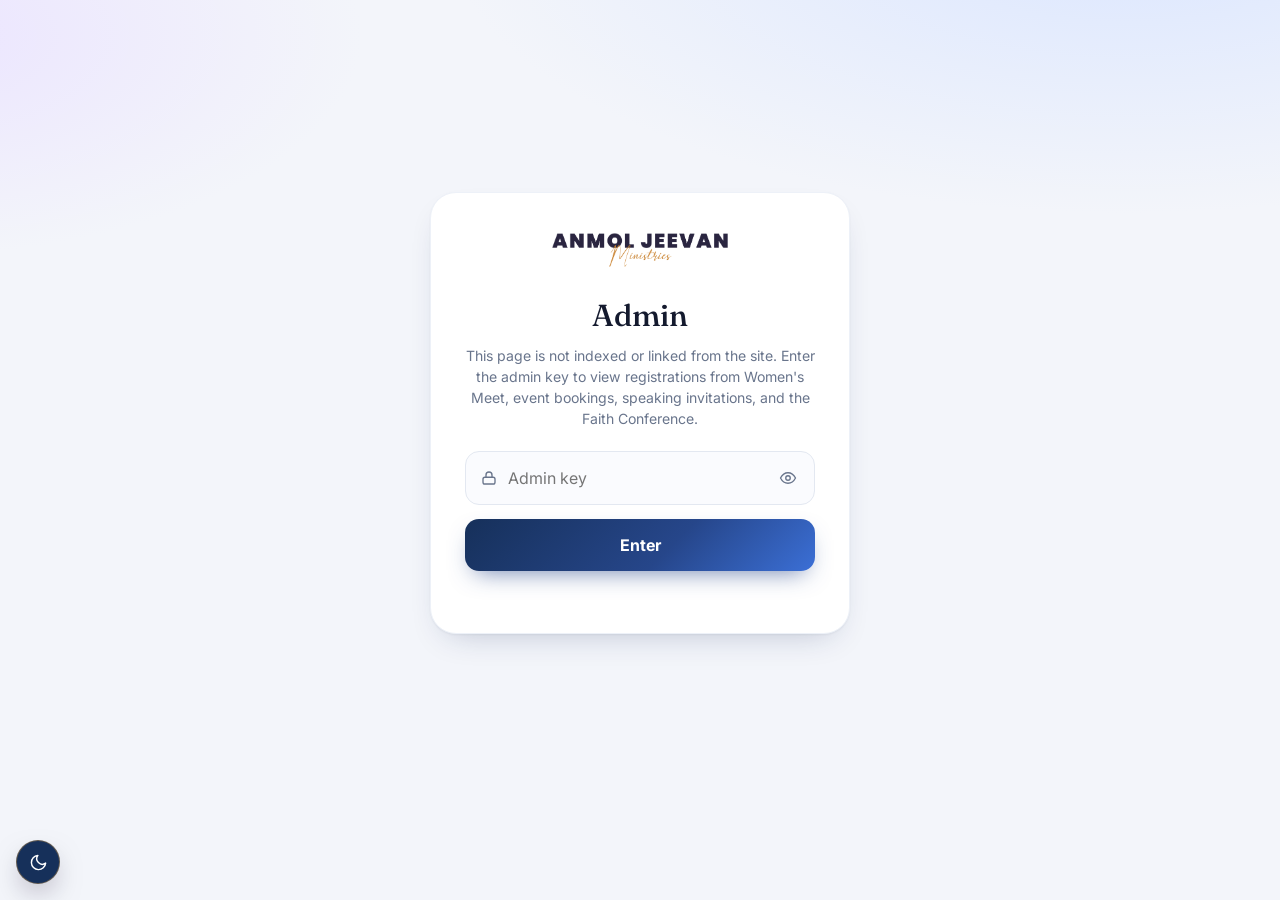
<file: admin.html>
<!DOCTYPE html>
<html lang="en">
<head>
<meta charset="UTF-8">
<meta name="viewport" content="width=device-width, initial-scale=1.0">
<script>(function(){try{var t=localStorage.getItem('ajm-theme');document.documentElement.setAttribute('data-theme',t==='dark'?'dark':'light');}catch(e){}})();</script>
<title>Admin — Registrations</title>
<meta name="robots" content="noindex, nofollow">
<link rel="icon" type="image/svg+xml" href="/favicon.svg">
<link rel="preconnect" href="https://fonts.googleapis.com">
<link rel="preconnect" href="https://fonts.gstatic.com" crossorigin>
<link href="https://fonts.googleapis.com/css2?family=Fraunces:ital,opsz,wght@0,9..144,300..900;1,9..144,400..600&family=Inter:wght@400;500;600;700;800&display=swap" rel="stylesheet">
<style>
  :root{
    --navy:#16305a; --blue:#2f6df6; --blue-soft:#eaf1ff;
    --ink:#141a2e; --muted:#69758c; --line:#e3e8f1; --line-2:#edf1f8; --bg:#f3f5fa;
    --ok:#1f9d63; --ok-soft:#e3f6ec; --warn:#d98a0b; --warn-soft:#fdf1d8; --bad:#d64545; --bad-soft:#fde8e8;
    --pink:#d9558a; --pink-soft:#fde9f1; --gold:#e8a33d;
    --card:#fff; --radius:20px;
    --shadow:0 1px 2px rgba(20,30,60,.05),0 14px 34px -18px rgba(20,40,90,.30);
    --grad:linear-gradient(135deg,#16305a 0%,#26468a 58%,#3b6fd6 100%);
  }
  *{margin:0;padding:0;box-sizing:border-box}
  body{font-family:'Inter',sans-serif;color:var(--ink);line-height:1.5;padding:26px clamp(18px,2.4vw,48px);overflow-x:hidden;min-height:100vh;
    background:
      radial-gradient(1100px 460px at 88% -8%,#dbe6ff 0%,transparent 62%),
      radial-gradient(800px 380px at -8% 4%,#ebe4ff 0%,transparent 58%),
      var(--bg)}
  h1,h2{font-family:'Fraunces',serif;font-weight:500}
  .wrap{width:100%} /* uses the whole screen — no empty bands on wide monitors */
  [hidden]{display:none!important}
  svg.i{width:18px;height:18px;flex:none;stroke:currentColor;fill:none;stroke-width:1.8;stroke-linecap:round;stroke-linejoin:round}
  .fade{animation:fade .35s ease both}
  @keyframes fade{from{opacity:0;transform:translateY(6px)}to{opacity:1;transform:none}}

  /* ---------- password gate ---------- */
  #gate{min-height:86vh;display:flex;align-items:center;justify-content:center}
  .gate-card{width:min(420px,92vw);background:var(--card);border-radius:26px;padding:38px 34px 32px;text-align:center;box-shadow:var(--shadow);border:1px solid var(--line-2)}
  .gate-card img{height:38px;margin-bottom:18px}
  .gate-card h1{font-size:1.9rem;margin-bottom:6px}
  .gate-card p.lead{color:var(--muted);font-size:.88rem;margin-bottom:22px}
  .gate-field{display:flex;align-items:center;gap:10px;border:1.5px solid var(--line);border-radius:14px;padding:0 14px;background:#fafbfe;margin-bottom:14px;transition:border-color .2s,box-shadow .2s}
  .gate-field:focus-within{border-color:var(--blue);box-shadow:0 0 0 4px rgba(47,109,246,.12)}
  .gate-field svg{color:var(--muted)}
  .gate-field input{flex:1;border:0;background:transparent;padding:14px 0;font:inherit;font-size:1rem;outline:none;min-width:0}
  .gate-field .eye{flex:none;width:36px;height:36px;margin-right:-6px;border-radius:50%;border:0;background:transparent;color:var(--muted);display:inline-flex;align-items:center;justify-content:center;cursor:pointer;transition:background .15s,color .15s}
  .gate-field .eye:hover{background:var(--blue-soft);color:var(--blue)}
  .gate-field .eye:focus-visible{outline:2px solid var(--blue);outline-offset:1px}
  .gate-field .eye .eye-off{display:none}
  .gate-field .eye.on .eye-on{display:none}
  .gate-field .eye.on .eye-off{display:block}
  #gateBtn{width:100%;padding:14px;border-radius:14px;border:0;background:var(--grad);color:#fff;font:inherit;font-weight:700;font-size:1rem;cursor:pointer;transition:transform .15s;box-shadow:0 10px 24px -10px rgba(38,70,138,.7)}
  #gateBtn:hover{transform:translateY(-1px)}
  #gateBtn:disabled{opacity:.6;cursor:default;transform:none}
  #gateError{color:var(--bad);font-size:.84rem;min-height:1.3em;margin-top:12px}

  /* ---------- shell ---------- */
  #panel{display:none}
  header.top{display:flex;align-items:center;justify-content:space-between;flex-wrap:wrap;gap:14px;margin-bottom:20px}
  .brand{display:flex;align-items:center;gap:14px}
  .brand img{height:34px}
  .brand h1{font-size:1.55rem;line-height:1.1}
  .brand .sub{color:var(--muted);font-size:.82rem;margin-top:2px}
  .top-actions{display:flex;gap:10px;flex-wrap:wrap}
  .btn{display:inline-flex;align-items:center;justify-content:center;gap:8px;padding:10px 18px;border-radius:100px;border:1.5px solid var(--line);background:#fff;font-weight:600;font-size:.85rem;cursor:pointer;color:var(--ink);font-family:inherit;transition:transform .15s,box-shadow .2s,background .2s,border-color .2s}
  .btn:hover{border-color:#c9d4ea;box-shadow:0 6px 16px -10px rgba(20,40,90,.5);transform:translateY(-1px)}
  .btn.primary{background:var(--grad);border-color:transparent;color:#fff;box-shadow:0 10px 22px -12px rgba(38,70,138,.8)}
  .btn.primary:hover{box-shadow:0 14px 26px -12px rgba(38,70,138,.9)}
  .btn.ghost{background:transparent}
  .btn:disabled{opacity:.45;cursor:default;pointer-events:none}
  .card{background:var(--card);border:1px solid var(--line-2);border-radius:var(--radius);box-shadow:var(--shadow)}

  /* ---------- summary tiles ---------- */
  .tiles{display:grid;grid-template-columns:1.7fr repeat(5,1fr);gap:14px;margin-bottom:18px}
  .tile{padding:18px 20px;position:relative;overflow:hidden}
  .tile:not(.hero) .k{padding-right:38px}
  .tile .k{font-size:.68rem;font-weight:700;letter-spacing:.08em;text-transform:uppercase;color:var(--muted)}
  .tile .v{font-family:'Fraunces',serif;font-size:2.3rem;line-height:1.1;margin-top:6px;color:var(--navy);font-weight:600}
  .tile .ico{position:absolute;right:14px;top:14px;width:34px;height:34px;border-radius:11px;display:flex;align-items:center;justify-content:center}
  .ico.pink{background:var(--pink-soft);color:var(--pink)} .ico.blue{background:var(--blue-soft);color:var(--blue)}
  .ico.gold{background:var(--warn-soft);color:var(--warn)} .ico.red{background:var(--bad-soft);color:var(--bad)}
  .ico.faith{background:#ece8fd;color:#5b3fc4}
  .tile.hero{background:var(--grad);border:0;color:#fff}
  .tile.hero .k{color:#c6d6f5}
  .tile.hero .v{color:#fff;font-size:2.8rem}
  .stackbar{display:flex;height:8px;border-radius:100px;overflow:hidden;background:rgba(255,255,255,.18);margin:14px 0 10px}
  .stackbar i{display:block;height:100%;transition:width .6s ease}
  .stackbar .s-conf{background:#4ade9a} .stackbar .s-cont{background:#8fb5ff} .stackbar .s-pend{background:rgba(255,255,255,.35)}
  .legend{display:flex;gap:6px 14px;flex-wrap:wrap;font-size:.74rem;color:#dbe6ff}
  .legend span::before{content:"";display:inline-block;width:8px;height:8px;border-radius:50%;margin-right:6px;background:var(--c)}
  .legend b{color:#fff}

  /* ---------- toolbar ---------- */
  .toolbar{display:flex;gap:12px;flex-wrap:wrap;align-items:center;padding:12px 14px;margin-bottom:14px}
  .tabs{display:flex;gap:4px;padding:4px;border-radius:100px;background:#eef2fa;flex-wrap:wrap}
  .tab{display:inline-flex;align-items:center;gap:8px;padding:8px 15px;border-radius:100px;border:0;background:transparent;font:inherit;font-size:.8rem;font-weight:700;cursor:pointer;color:var(--muted);transition:background .2s,color .2s}
  .tab b{padding:0 8px;border-radius:100px;background:#fff;color:var(--navy);font-size:.72rem;font-weight:700}
  .tab:hover{color:var(--ink)}
  .tab.active{background:var(--grad);color:#fff;box-shadow:0 8px 16px -10px rgba(38,70,138,.9)}
  .tab.active b{background:rgba(255,255,255,.22);color:#fff}
  .tab.dup-tab{color:var(--warn)}
  .tab.dup-tab.active{background:linear-gradient(135deg,#c9832f,#e8a33d);color:#3b2a00}
  .tab.dup-tab.active b{background:rgba(255,255,255,.4);color:#3b2a00}
  .search{display:flex;align-items:center;gap:8px;flex:1;min-width:200px;border:1.5px solid var(--line);border-radius:100px;padding:0 14px;background:#fff;transition:border-color .2s,box-shadow .2s}
  .search:focus-within{border-color:var(--blue);box-shadow:0 0 0 4px rgba(47,109,246,.1)}
  .search svg{color:var(--muted)}
  .search input{border:0;outline:none;background:transparent;padding:10px 0;font:inherit;font-size:.86rem;width:100%}
  .sort-select{padding:10px 16px;border-radius:100px;border:1.5px solid var(--line);font:inherit;font-size:.84rem;background:#fff;color:var(--ink);font-weight:600;cursor:pointer}
  .sort-select:focus{outline:none;border-color:var(--blue)}
  .count-line{font-size:.78rem;color:var(--muted);margin:0 4px 8px}

  /* ---------- table ---------- */
  .table-card{overflow:hidden}
  .table-wrap{overflow-x:auto}
  table{width:100%;border-collapse:collapse}
  th,td{text-align:left;padding:13px 16px;font-size:.86rem;border-bottom:1px solid var(--line-2);vertical-align:middle}
  th{font-size:.68rem;letter-spacing:.08em;text-transform:uppercase;color:var(--muted);background:#f6f8fd;font-weight:700;white-space:nowrap}
  th.sortable{cursor:pointer;user-select:none}
  th.sortable:hover{color:var(--ink)}
  th.sortable .arrow{opacity:0;margin-left:3px}
  th.sortable.active{color:var(--blue)}
  th.sortable.active .arrow{opacity:1}
  tbody tr{transition:background .15s}
  tbody tr:hover{background:#f8faff}
  tr:last-child td{border-bottom:0}
  tr.dup-row{background:#fffaf0}
  tr.dup-row:hover{background:#fff5e0}
  .when{white-space:nowrap;color:var(--muted);font-size:.8rem}
  .person{display:flex;align-items:center;gap:11px;min-width:160px}
  .avatar{width:34px;height:34px;border-radius:50%;flex:none;display:flex;align-items:center;justify-content:center;font-weight:800;font-size:.8rem;color:var(--c);background:color-mix(in srgb,var(--c) 14%,#fff)}
  .pname{font-weight:700;line-height:1.25;word-break:break-word}
  .src-badge{display:inline-block;padding:4px 11px;border-radius:100px;font-size:.7rem;font-weight:700;white-space:nowrap}
  .src-womens{background:var(--pink-soft);color:var(--pink)}
  .src-event{background:var(--blue-soft);color:var(--blue)}
  .src-invite{background:var(--warn-soft);color:var(--warn)}
  .src-faith{background:#ece8fd;color:#5b3fc4}
  .details-cell{max-width:280px;color:var(--muted);font-size:.8rem;word-break:break-word}
  .mail{color:var(--muted);font-size:.82rem;min-width:150px;overflow-wrap:anywhere}
  .phone-link{color:var(--ok);font-weight:700;text-decoration:none;display:inline-flex;align-items:center;gap:5px;white-space:nowrap}
  .phone-link:hover{text-decoration:underline}
  .del-btn{width:32px;height:32px;border-radius:50%;border:1.5px solid var(--line);background:#fff;color:var(--muted);display:inline-flex;align-items:center;justify-content:center;cursor:pointer;transition:background .15s,color .15s,border-color .15s}
  .del-btn:hover{background:var(--bad-soft);color:var(--bad);border-color:#f5c2c2}
  .status-select{appearance:none;-webkit-appearance:none;border:0;border-radius:100px;padding:7px 28px 7px 14px;font:inherit;font-size:.78rem;font-weight:700;cursor:pointer;
    background-repeat:no-repeat;background-position:right 10px center;background-size:10px}
  .status-select:focus-visible{outline:2px solid var(--blue);outline-offset:2px}
  .status-select:disabled{opacity:.6;cursor:wait}
  .status-select.st-pending{background-color:#eceff5;color:#5b6a84;background-image:url("data:image/svg+xml,%3Csvg xmlns='http://www.w3.org/2000/svg' viewBox='0 0 10 6'%3E%3Cpath d='M1 1l4 4 4-4' fill='none' stroke='%235b6a84' stroke-width='1.6' stroke-linecap='round'/%3E%3C/svg%3E")}
  .status-select.st-contacted{background-color:var(--blue-soft);color:var(--blue);background-image:url("data:image/svg+xml,%3Csvg xmlns='http://www.w3.org/2000/svg' viewBox='0 0 10 6'%3E%3Cpath d='M1 1l4 4 4-4' fill='none' stroke='%232f6df6' stroke-width='1.6' stroke-linecap='round'/%3E%3C/svg%3E")}
  .status-select.st-confirmed{background-color:var(--ok-soft);color:var(--ok);background-image:url("data:image/svg+xml,%3Csvg xmlns='http://www.w3.org/2000/svg' viewBox='0 0 10 6'%3E%3Cpath d='M1 1l4 4 4-4' fill='none' stroke='%231f9d63' stroke-width='1.6' stroke-linecap='round'/%3E%3C/svg%3E")}
  #table:not(.fc-mode) .c-fc,#table.fc-mode .c-src{display:none}
  #table.fc-mode .details-cell{min-width:140px}
  #table.fc-mode th,#table.fc-mode td{padding-left:10px;padding-right:10px}
  #table.fc-mode td.c-date{white-space:normal;min-width:96px}
  #table.fc-mode .mail{min-width:110px}
  #table.fc-mode th{letter-spacing:.03em}
  #table.fc-mode .followup-open{margin-right:4px}
  #table td.c-actions{white-space:nowrap}
  .view-filters{display:flex;gap:10px;flex-wrap:wrap}
  .yn{display:inline-block;padding:3px 10px;border-radius:100px;font-size:.72rem;font-weight:700;white-space:nowrap}
  .yn.yes{background:var(--ok-soft);color:var(--ok)} .yn.no{background:var(--bad-soft);color:var(--bad)}
  .dt-detail .m-msg{margin-top:4px}
  .dup-badge{display:inline-block;background:var(--warn-soft);color:var(--warn);font-size:.66rem;font-weight:700;padding:2px 8px;border-radius:100px;margin-left:6px;white-space:nowrap;cursor:help;vertical-align:middle}
  #empty,#loading,#fetchError{text-align:center;padding:56px 20px;color:var(--muted)}
  #fetchError{color:var(--bad)}
  #empty .big{font-size:2.2rem;margin-bottom:6px}

  /* ---------- bulk send modal ---------- */
  .modal-backdrop{position:fixed;inset:0;background:rgba(14,22,45,.55);backdrop-filter:blur(3px);display:none;align-items:center;justify-content:center;z-index:100;padding:20px}
  .modal-backdrop.open{display:flex}
  .modal{background:#fff;border-radius:24px;max-width:560px;width:100%;max-height:88vh;overflow-y:auto;padding:30px;box-shadow:0 30px 70px -20px rgba(10,20,50,.6);animation:fade .25s ease both}
  .modal h2{font-size:1.45rem;margin-bottom:6px}
  .modal .sub{color:var(--muted);font-size:.86rem;margin-bottom:20px}
  .modal label.lab{display:block;font-weight:700;font-size:.76rem;letter-spacing:.05em;text-transform:uppercase;color:#5b6a84;margin-bottom:8px}
  .modal textarea{width:100%;min-height:120px;padding:14px;border-radius:14px;border:1.5px solid var(--line);font-family:inherit;font-size:.92rem;resize:vertical;margin-bottom:6px;background:#fcfdff}
  .modal textarea:focus{outline:none;border-color:var(--blue);box-shadow:0 0 0 4px rgba(47,109,246,.1)}
  .modal .hint{font-size:.76rem;color:var(--muted);margin-bottom:18px}
  .recipient-list{max-height:220px;overflow-y:auto;border:1.5px solid var(--line);border-radius:14px;margin-bottom:22px}
  .recipient-row{display:flex;align-items:center;gap:10px;padding:10px 14px;border-bottom:1px solid var(--line-2);font-size:.86rem;cursor:pointer}
  .recipient-row:last-child{border-bottom:0}
  .recipient-row:hover{background:#f8faff}
  .recipient-row input{accent-color:var(--blue);width:16px;height:16px}
  .recipient-row .rname{flex:1;font-weight:700}
  .recipient-row .rphone{color:var(--muted)}
  .modal-actions{display:flex;gap:10px;justify-content:flex-end}
  .queue-step{text-align:center;padding:10px 0}
  .queue-progress{font-size:.74rem;color:var(--muted);letter-spacing:.08em;text-transform:uppercase;margin-bottom:12px;font-weight:700}
  .queue-name{font-family:'Fraunces',serif;font-size:1.7rem;font-weight:600;margin-bottom:4px;word-break:break-word}
  .queue-phone{color:var(--muted);margin-bottom:24px}
  .queue-confirm{font-weight:700;margin:-14px 0 20px}
  .queue-actions{display:flex;gap:10px;justify-content:center;flex-wrap:wrap}
  .queue-done{text-align:center;padding:20px 0}
  .queue-done .big{width:64px;height:64px;border-radius:50%;background:var(--ok-soft);color:var(--ok);display:flex;align-items:center;justify-content:center;font-size:1.8rem;margin:0 auto 14px}

  .btn.sm{padding:6px 13px;font-size:.76rem}
  .modal input.text{width:100%;padding:12px 14px;border-radius:14px;border:1.5px solid var(--line);font:inherit;font-size:.92rem;background:#fcfdff}
  .modal input.text:focus{outline:none;border-color:var(--blue);box-shadow:0 0 0 4px rgba(47,109,246,.1)}
  .field-row{margin-bottom:16px}
  .notice{padding:10px 14px;border-radius:12px;background:var(--warn-soft);color:#8a5a06;font-size:.8rem;margin-bottom:16px}
  .rec-head{display:flex;align-items:center;justify-content:space-between;gap:10px;flex-wrap:wrap;margin-bottom:8px}
  .rec-head .lab{margin:0}
  .rec-tools{display:flex;gap:6px;align-items:center}
  .rec-count{font-size:.76rem;color:var(--muted);margin-right:4px;font-weight:600}
  .sent-before{padding:2px 9px;border-radius:100px;background:var(--ok-soft);color:var(--ok);font-size:.68rem;font-weight:700;white-space:nowrap}
  .hist-status{margin-top:16px;padding:9px 14px;border-radius:12px;background:var(--ok-soft);color:#166b45;font-size:.8rem;font-weight:600;display:flex;align-items:center;gap:10px;flex-wrap:wrap}
  .hist-status.busy{background:var(--blue-soft);color:#28527f}
  .hist-status.err{background:var(--bad-soft);color:var(--bad)}
  .modal.wide{max-width:1000px}
  .modal-head{display:flex;justify-content:space-between;align-items:flex-start;gap:12px;margin-bottom:16px}
  .modal-head h2{margin-bottom:2px}
  .modal-head .sub{margin-bottom:0}
  .iconbtn{width:34px;height:34px;border-radius:50%;border:1.5px solid var(--line);background:#fff;color:var(--muted);display:inline-flex;align-items:center;justify-content:center;cursor:pointer;flex:none}
  .iconbtn:hover{background:var(--blue-soft);color:var(--blue)}
  .m-msg{margin:10px 0;padding:10px 14px;border-radius:12px;background:#f6f8fd;color:#3a4a62;font-size:.82rem;white-space:pre-wrap;word-break:break-word}
  .m-scroll{overflow-x:auto}
  table.m-table{border-collapse:collapse;width:100%}
  .m-table th,.m-table td{padding:8px 10px;font-size:.8rem;border-bottom:1px solid var(--line-2);text-align:left}
  .m-table th{background:none;font-size:.64rem}
  .m-table tr:last-child td{border-bottom:0}
  .res{display:inline-block;padding:2px 10px;border-radius:100px;font-size:.7rem;font-weight:700}
  .res.sent{background:var(--ok-soft);color:var(--ok)} .res.skipped{background:#eceff5;color:#5b6a84}

  .btn.danger{color:var(--bad);border-color:#f5c2c2}
  .btn.danger:hover{background:var(--bad-soft);border-color:var(--bad)}
  .btn.danger.solid{background:var(--bad);border-color:var(--bad);color:#fff;box-shadow:0 10px 22px -12px rgba(214,69,69,.8)}
  .btn.danger.solid:hover{background:#c23a3a}
  .count-line{display:flex;align-items:center;gap:14px}
  .selall-line{display:none;align-items:center;gap:7px;font-weight:600;color:var(--ink);cursor:pointer}
  th.c-sel,td.c-sel{width:44px;padding-right:0}
  input.rowcheck,input.selall-box{width:17px;height:17px;accent-color:var(--blue);cursor:pointer;vertical-align:middle}
  input.rowcheck:disabled,input.selall-box:disabled{cursor:default;opacity:.4}
  tr.sel-row{background:#eef4ff}
  tr.sel-row:hover{background:#e6efff}
  .hist-link{margin-top:12px;background:rgba(255,255,255,.14);border:0;color:#fff;border-radius:100px;padding:5px 12px;font:inherit;font-size:.74rem;font-weight:700;cursor:pointer}
  .hist-link:hover{background:rgba(255,255,255,.24)}
  body.has-bar{padding-bottom:96px}
  .bulkbar{position:fixed;left:0;right:0;margin:0 auto;width:max-content;bottom:22px;z-index:90;display:flex;align-items:center;gap:8px;flex-wrap:wrap;justify-content:center;background:#101a33;color:#fff;padding:10px 12px 10px 18px;border-radius:100px;box-shadow:0 20px 44px -14px rgba(8,14,35,.7);max-width:calc(100vw - 24px);animation:rise .25s ease both}
  @keyframes rise{from{opacity:0;transform:translateY(14px)}to{opacity:1;transform:none}}
  .bulkbar .bb-count{font-weight:700;font-size:.84rem;margin-right:4px;white-space:nowrap}
  .bulkbar .btn{background:rgba(255,255,255,.1);border-color:transparent;color:#fff;box-shadow:none;white-space:nowrap}
  .bulkbar .btn:hover{background:rgba(255,255,255,.2);transform:none}
  .bulkbar .btn.confirm{background:#1f9d63}
  .bulkbar .btn.confirm:hover{background:#25b374}
  .bulkbar .btn.danger{background:rgba(214,69,69,.28);color:#ffb3b3}
  .bulkbar .btn.danger:hover{background:var(--bad);color:#fff}
  .bulkbar .btn:disabled{opacity:.4}
  #toast{position:fixed;bottom:24px;left:50%;transform:translateX(-50%) translateY(20px);background:var(--ink);color:#fff;padding:12px 22px;border-radius:100px;font-size:.85rem;font-weight:600;opacity:0;pointer-events:none;transition:opacity .25s,transform .25s,bottom .25s;z-index:200;box-shadow:0 14px 30px -12px rgba(0,0,0,.5);max-width:calc(100vw - 24px);text-align:center}
  #toast.show{opacity:1;transform:translateX(-50%) translateY(0)}
  body.has-bar #toast{bottom:96px}
  #actionAlt{margin-right:auto}
  .people-list{margin:12px 0 0;padding-left:20px;font-size:.86rem;color:#3a4a62;max-height:160px;overflow-y:auto}
  .seg{display:inline-flex;gap:4px;padding:4px;border-radius:100px;background:#eef2fa;margin-bottom:14px;flex-wrap:wrap}
  .seg button{display:inline-flex;align-items:center;gap:8px;padding:7px 14px;border-radius:100px;border:0;background:transparent;font:inherit;font-size:.8rem;font-weight:700;color:var(--muted);cursor:pointer}
  .seg button b{padding:0 8px;border-radius:100px;background:#fff;color:var(--navy);font-size:.72rem}
  .seg button.active{background:var(--grad);color:#fff}
  .seg button.active b{background:rgba(255,255,255,.22);color:#fff}
  .m-table td .btn.sm{padding:4px 10px}

  /* the "all caught up" state */
  .empty-art{display:block;width:132px;height:132px;margin:0 auto 14px}
  .empty-art .ring{fill:none;stroke:url(#eaGrad);stroke-width:7;stroke-linecap:round;stroke-dasharray:352;stroke-dashoffset:352;animation:drawline 1.1s .1s ease forwards}
  .empty-art .tick{fill:none;stroke:#1f9d63;stroke-width:8;stroke-linecap:round;stroke-linejoin:round;stroke-dasharray:90;stroke-dashoffset:90;animation:drawline .6s 1s ease forwards}
  .empty-art .spark{fill:var(--gold);opacity:0;animation:sparkle 2.6s 1.3s infinite}
  @keyframes drawline{to{stroke-dashoffset:0}}
  @keyframes sparkle{0%,100%{opacity:0;transform:scale(.3)}50%{opacity:1;transform:scale(1)}}
  .empty-title{font-family:'Fraunces',serif;font-size:1.7rem;font-weight:500;color:var(--ink);margin-bottom:6px}
  .empty-text{max-width:420px;margin:0 auto;color:var(--muted)}
  .empty-actions{display:flex;gap:10px;justify-content:center;margin-top:18px;flex-wrap:wrap}
  @media(prefers-reduced-motion:reduce){
    .empty-art .spark{animation:none!important}
    .empty-art .ring,.empty-art .tick{animation:none!important;stroke-dashoffset:0!important}
  }

  /* ---------- small screens: each registration becomes a card ---------- */
  @media(max-width:1000px){
    .tiles{grid-template-columns:1fr 1fr 1fr}
    .tile.hero{grid-column:1/-1}
  }
  @media(max-width:820px){
    body{padding:14px}
    .tabs{width:100%;flex-wrap:nowrap;overflow-x:auto;scrollbar-width:none}
    .tabs::-webkit-scrollbar{display:none}
    .tab{flex:none;white-space:nowrap;padding:8px 13px}
    .top-actions{width:100%;display:grid;grid-template-columns:1fr 1fr}
    .top-actions .btn{padding:10px 12px;white-space:nowrap}
    .top-actions .btn.primary{grid-column:1/-1}
    #table thead{display:none}
    #table,#table tbody{display:block}
    #table tr{display:flex;flex-direction:column;padding:14px 16px;border-bottom:1px solid var(--line-2)}
    #table td:empty{display:none}
    #table td{display:flex;justify-content:space-between;align-items:center;gap:14px;padding:5px 0;border:0;text-align:right}
    #table td::before{content:attr(data-label);color:var(--muted);font-size:.66rem;font-weight:700;letter-spacing:.07em;text-transform:uppercase;text-align:left;flex:none}
    #table td.c-name{order:-1;padding-bottom:8px;justify-content:flex-start;text-align:left}
    #table td.c-name::before{display:none}
    #table td.c-name .person{min-width:0}
    #table td.c-actions{justify-content:flex-end}
    #table tr{position:relative}
    #table td.c-sel{position:absolute;top:14px;right:14px;padding:0;width:auto}
    #table td.c-sel::before{display:none}
    #table td.c-name{padding-right:34px}
    th.c-sel{display:none}
    .selall-line{display:inline-flex}
    .bulkbar{left:12px;right:12px;width:auto;bottom:12px;border-radius:20px;padding:12px}
    .bulkbar .bb-count{width:100%;text-align:center;margin:0 0 2px}
    body.has-bar{padding-bottom:150px}
    body.has-bar #toast{bottom:160px}
    #table td.c-actions::before{display:none}
    .details-cell{max-width:none}
  }
  @media(max-width:560px){
    .brand img{height:28px}
    .brand h1{font-size:1.3rem}
    .tiles{grid-template-columns:1fr 1fr}
    .tile .v{font-size:1.9rem}
    .tile.hero .v{font-size:2.4rem}
    .tile .ico{display:none}
    .search{min-width:100%}
    .sort-select{flex:1}
    .view-filters{width:100%}
    .modal{padding:22px}
    .m-table.times th:nth-child(4),.m-table.times td:nth-child(4){display:none}
    .m-table.past th:nth-child(3),.m-table.past td:nth-child(3){display:none}
    .m-table th,.m-table td{padding:7px 5px;font-size:.76rem}
    .m-table .res{white-space:nowrap}
  }
</style>
<link rel="stylesheet" href="css/office-workflow.css">
<link rel="stylesheet" href="css/admin-table.css">
<link rel="stylesheet" href="css/office-dark.css">
</head>
<body>

<div id="gate">
  <div class="gate-card fade">
    <img src="img/logo-light.png" alt="Anmol Jeevan Ministries">
    <h1>Admin</h1>
    <p class="lead">This page is not indexed or linked from the site. Enter the admin key to view registrations from Women's Meet, event bookings, speaking invitations, and the Faith Conference.</p>
    <div class="gate-field">
      <svg class="i" viewBox="0 0 24 24"><rect x="4" y="11" width="16" height="9" rx="2.5"/><path d="M8 11V8a4 4 0 0 1 8 0v3"/></svg>
      <input type="password" id="keyInput" placeholder="Admin key" autocomplete="off">
      <button type="button" class="eye" id="keyEye" aria-label="Show key" aria-pressed="false" title="Show key"><svg class="i eye-on" viewBox="0 0 24 24"><path d="M2 12s3.6-7 10-7 10 7 10 7-3.6 7-10 7S2 12 2 12z"/><circle cx="12" cy="12" r="3"/></svg><svg class="i eye-off" viewBox="0 0 24 24"><path d="M3 3l18 18M10.6 5.1A10.4 10.4 0 0 1 12 5c6.4 0 10 7 10 7a17.6 17.6 0 0 1-3.2 4.1M6.6 6.6C3.7 8.4 2 12 2 12s3.6 7 10 7c1.6 0 3-.4 4.3-1M9.9 9.9a3 3 0 0 0 4.2 4.2"/></svg></button>
    </div>
    <button id="gateBtn">Enter</button>
    <p id="gateError"></p>
  </div>
</div>

<div id="panel">
  <div class="wrap">
    <header class="top">
      <div class="brand">
        <img src="img/logo-light.png" alt="Anmol Jeevan Ministries">
        <div>
          <h1>Registrations</h1>
          <div class="sub">Attendee &amp; invitation log</div>
        </div>
      </div>
      <div class="top-actions">
        <button class="btn primary" id="bulkSendBtn"><svg class="i" viewBox="0 0 24 24"><path d="M21 3L10 14M21 3l-7 18-4-8-8-4 19-6z"/></svg>Send Zoom Link</button>
        <button class="btn" id="historyBtn"><svg class="i" viewBox="0 0 24 24"><circle cx="12" cy="12" r="9"/><path d="M12 7v5l3 2"/></svg>History</button>
        <button class="btn" id="printBtn"><svg class="i" viewBox="0 0 24 24"><path d="M6 9V3h12v6"/><rect x="4" y="9" width="16" height="8" rx="2"/><path d="M7 14h10v7H7z"/></svg>Print List</button>
        <button class="btn" id="exportBtn"><svg class="i" viewBox="0 0 24 24"><path d="M12 4v11M7 10l5 5 5-5M4 20h16"/></svg>Export CSV</button>
        <button class="btn" id="refreshBtn"><svg class="i" viewBox="0 0 24 24"><path d="M20 11a8 8 0 1 0-2.3 5.7M20 4v7h-7"/></svg>Refresh</button>
        <button class="btn" id="logoutBtn"><svg class="i" viewBox="0 0 24 24"><path d="M9 4H5a1 1 0 0 0-1 1v14a1 1 0 0 0 1 1h4"/><path d="M16 8l4 4-4 4M20 12H9"/></svg>Log out</button>
      </div>
    </header>

    <div class="tiles" id="stats"></div>

    <div class="card toolbar">
      <div class="tabs" id="tabs">
        <button class="tab active" data-filter="all">All <b id="cnt-all">0</b></button>
        <button class="tab" data-filter="Women's Meet">Women's Meet <b id="cnt-womens">0</b></button>
        <button class="tab" data-filter="Event Booking">Event Booking <b id="cnt-event">0</b></button>
        <button class="tab" data-filter="Speaking Invitation">Speaking Invitation <b id="cnt-invite">0</b></button>
        <button class="tab" data-filter="Faith Conference">Faith Conference <b id="cnt-faith">0</b></button>
        <button class="tab dup-tab" data-filter="__duplicates">⚠ Duplicates <b id="cnt-dup">0</b></button>
      </div>
      <label class="search"><svg class="i" viewBox="0 0 24 24"><circle cx="11" cy="11" r="7"/><path d="M20 20l-3.5-3.5"/></svg><input type="text" id="search" placeholder="Search name, phone, email, city…"></label>
      <div class="view-filters">
      <select id="statusFilter" class="sort-select" aria-label="Filter by status">
        <option value="all">All statuses</option>
        <option>Pending</option>
        <option>Contacted</option>
        <option>Confirmed</option>
      </select>
      <select id="sortSelect" class="sort-select" aria-label="Sort">
        <option value="Timestamp:desc">Newest first</option>
        <option value="Timestamp:asc">Oldest first</option>
        <option value="Name:asc">Name (A–Z)</option>
        <option value="Name:desc">Name (Z–A)</option>
        <option value="Status:asc">Status (A–Z)</option>
        <option value="Source:asc">Source (A–Z)</option>
      </select>
      </div>
    </div>

    <div class="count-line"><label class="selall-line"><input type="checkbox" class="selall-box" aria-label="Select all"> Select all</label><span id="countLine"></span></div>

    <details class="workflow-section" id="followupPanel">
      <summary>Follow-ups <span id="followupCount"></span></summary>
      <div class="workflow-body">
        <p class="workflow-help" id="followupUpgrade" hidden>Follow-up editing needs the updated Google Sheet script. Your existing registrations still work.</p>
        <div class="workflow-toolbar">
          <label>Show<select id="followupFilter"><option value="due">Due or overdue</option><option value="all">All follow-ups</option><option value="upcoming">Upcoming</option><option value="done">Completed</option></select></label>
          <label>Assigned person<input id="followupOwnerFilter" type="search" placeholder="Search assigned person"></label>
        </div>
        <div id="followupList" class="workflow-list"></div>
        <form id="followupForm" class="workflow-editor" hidden>
          <h2 id="followupTitle" tabindex="-1">Edit Follow-up</h2>
          <div class="workflow-fields">
            <label>Assigned person<input id="followupOwner" maxlength="80" autocomplete="off" placeholder="Team member's name"></label>
            <label>Follow-up date<input id="followupDate" type="date"><span class="workflow-help">Dates use India time (IST).</span></label>
            <label>Status<select id="followupStatus"><option>Open</option><option>Done</option></select></label>
            <label class="workflow-wide">Team notes<textarea id="followupNote" maxlength="1000" rows="3" placeholder="Next step or context for the team"></textarea></label>
          </div>
          <div class="workflow-actions"><button class="btn primary" type="submit" id="followupSave">Save Follow-up</button><button class="btn" type="button" id="followupCancel">Cancel</button></div>
          <p id="followupResult" class="workflow-result" role="status" aria-live="polite"></p>
        </form>
      </div>
    </details>

    <div class="card table-card">
      <div id="loading">Loading…</div>
      <p id="fetchError" hidden></p>
      <div id="empty" hidden></div>
      <div class="table-wrap" id="tableWrap" hidden>
        <table id="table">
          <thead>
            <tr>
              <th class="c-sel"><input type="checkbox" class="selall-box" aria-label="Select all"></th>
              <th class="sortable" data-sort="Timestamp">Date <span class="arrow">▾</span></th>
              <th class="sortable c-src" data-sort="Source">Source <span class="arrow">▾</span></th>
              <th class="sortable" data-sort="Name">Name <span class="arrow">▾</span></th>
              <th class="sortable" data-sort="Phone">Phone <span class="arrow">▾</span></th>
              <th class="sortable" data-sort="Email">Email <span class="arrow">▾</span></th>
              <th class="sortable c-fc" data-sort="City">City <span class="arrow">▾</span></th>
              <th class="sortable c-fc" data-sort="People">People <span class="arrow">▾</span></th>
              <th class="sortable c-fc" data-sort="Days">Days <span class="arrow">▾</span></th>
              <th class="sortable c-fc" data-sort="Willing">Willing <span class="arrow">▾</span></th>
              <th>Details</th>
              <th class="sortable" data-sort="Status">Status <span class="arrow">▾</span></th>
              <th></th>
            </tr>
          </thead>
          <tbody id="tbody"></tbody>
        </table>
      </div>
    </div>
  </div>
</div>

<div class="modal-backdrop" id="bulkModal">
  <div class="modal">
    <div id="bulkSetup">
      <h2>Send Zoom Link</h2>
      <p class="sub">Goes to everyone marked <strong>Confirmed</strong> in the current tab (<span id="bulkFilterLabel">All</span>). Opens one WhatsApp chat at a time, pre-filled — you just hit send for each.</p>
      <div class="notice" id="historyNotice" hidden></div>
      <div class="field-row" id="meetingField">
        <label class="lab" for="meetingName">Meeting name <span style="text-transform:none;letter-spacing:0;font-weight:500">— this send is saved under it in History</span></label>
        <input class="text" type="text" id="meetingName" maxlength="80" list="meetingNames" autocomplete="off" placeholder="e.g. Women's Meet — 28 Sep">
        <datalist id="meetingNames"></datalist>
      </div>
      <label class="lab" for="bulkMessage">Message</label>
      <textarea id="bulkMessage">Hi {name}! 🙏 Thank you for confirming for Women's Meet. Here's your Zoom link: [PASTE ZOOM LINK HERE]

See you there!</textarea>
      <p class="hint">{name} is replaced with each person's name automatically.</p>
      <div class="rec-head">
        <label class="lab">Recipients (<span id="bulkCount">0</span>)</label>
        <div class="rec-tools">
          <span class="rec-count" id="selCount"></span>
          <button class="btn sm" type="button" id="selAllBtn">Select all</button>
          <button class="btn sm" type="button" id="selNoneBtn">Clear</button>
        </div>
      </div>
      <div class="recipient-list" id="recipientList"></div>
      <div class="modal-actions">
        <button class="btn ghost" id="bulkCancelBtn">Cancel</button>
        <button class="btn primary" id="bulkStartBtn">Start Sending</button>
      </div>
    </div>
    <div id="bulkQueue" style="display:none">
      <h2>Sending Zoom Link</h2>
      <div class="queue-step" id="queueStep"></div>
    </div>
    <div id="bulkDone" style="display:none">
      <div class="queue-done">
        <div class="big">✓</div>
        <h2>All done</h2>
        <p class="sub" id="bulkDoneSummary"></p>
        <div class="modal-actions" style="justify-content:center;margin-top:10px">
          <button class="btn ghost" id="bulkHistoryBtn">View history</button>
          <button class="btn primary" id="bulkCloseBtn">Close</button>
        </div>
      </div>
    </div>
    <div class="hist-status" id="histStatus" hidden></div>
  </div>
</div>

<div class="modal-backdrop" id="historyModal">
  <div class="modal wide">
    <div class="modal-head">
      <div>
        <h2>History</h2>
        <p class="sub">Past events you’ve moved out of the main list, and every Zoom-link send.</p>
      </div>
      <button class="iconbtn" id="historyCloseBtn" aria-label="Close"><svg class="i" viewBox="0 0 24 24"><path d="M6 6l12 12M18 6L6 18"/></svg></button>
    </div>
    <div class="seg" id="histTabs">
      <button type="button" data-htab="meetings" class="active">Zoom sends <b id="hcMeet">0</b></button>
      <button type="button" data-htab="past">Past events <b id="hcPast">0</b></button>
    </div>
    <label class="search" id="pastSearchWrap" hidden style="margin-bottom:14px"><svg class="i" viewBox="0 0 24 24"><circle cx="11" cy="11" r="7"/><path d="M20 20l-3.5-3.5"/></svg><input type="text" id="pastSearch" placeholder="Search past events or people…"></label>
    <div id="historyBody"></div>
  </div>
</div>

<div class="modal-backdrop" id="actionModal">
  <div class="modal">
    <h2 id="actionTitle"></h2>
    <div id="actionBody"></div>
    <div class="hist-status busy" id="actionProgress" hidden></div>
    <div class="modal-actions" style="margin-top:20px">
      <button class="btn ghost" id="actionAlt" hidden></button>
      <button class="btn ghost" id="actionCancel">Cancel</button>
      <button class="btn primary" id="actionOk">OK</button>
    </div>
  </div>
</div>

<div class="bulkbar" id="bulkBar" hidden>
  <span class="bb-count" id="bbCount"></span>
  <button class="btn sm confirm" data-bulk="Confirmed">✓ Confirm</button>
  <button class="btn sm" data-bulk="Contacted">Contacted</button>
  <button class="btn sm" data-bulk="Pending">Pending</button>
  <button class="btn sm" data-bulk="archive">🗂 Move to history</button>
  <button class="btn sm danger" data-bulk="delete">Delete</button>
  <button class="btn sm" data-bulk="clear" aria-label="Clear selection">✕</button>
</div>

<div id="toast" role="status"></div>

<script src="js/reglog.js"></script>
<script src="js/admin-table.js"></script>
<script>
  const ADMIN_URL = REG_LOG_URL; // same Apps Script Web App as reglog.js
  let adminKey = null; // kept in memory only — never persisted, re-enter on every page load
  let allRows = [];
  let activeFilter = 'all';
  let sortField = 'Timestamp';
  let sortDir = 'desc';

  const $ = id => document.getElementById(id);

  // Everything in this sheet was typed into a public form, so it is never trusted as HTML.
  const esc = s => String(s ?? '').replace(/[&<>"']/g, c => ({'&':'&amp;','<':'&lt;','>':'&gt;','"':'&quot;',"'":'&#39;'}[c]));

  const SOURCES = {
    "Women's Meet":        {cls:'src-womens', color:'#d9558a', count:'cnt-womens'},
    'Event Booking':       {cls:'src-event',  color:'#2f6df6', count:'cnt-event'},
    'Speaking Invitation': {cls:'src-invite', color:'#d98a0b', count:'cnt-invite'},
    'Faith Conference':    {cls:'src-faith',  color:'#5b3fc4', count:'cnt-faith'}
  };
  const STATUSES = ['Pending','Contacted','Confirmed'];

  function waLink(phone){
    const digits = (phone||'').replace(/[^\d]/g,'');
    if(!digits) return '';
    return `<a class="phone-link" href="https://wa.me/${digits}" target="_blank" rel="noopener" title="Open WhatsApp chat">${esc(phone)} ↗</a>`;
  }

  // A cell that starts with = + - @ can be run as a formula when the CSV is opened in a
  // spreadsheet, so those get a leading apostrophe. Phone numbers ("+91 …") are left as they are.
  function csvCell(col, v){
    let s = String(v ?? '');
    if(col !== 'Phone' && /^[=+\-@]/.test(s)) s = "'" + s;
    return `"${s.replace(/"/g,'""')}"`;
  }

  function toCSV(rows){
    const cols = ['Timestamp','Source','Name','Phone','Email','Details','Status','FollowUpOwner','FollowUpDate','FollowUpNote','FollowUpStatus'];
    const lines = [cols.join(',')];
    rows.forEach(r=> lines.push(cols.map(c=>csvCell(c, r[c])).join(',')));
    return lines.join('\n');
  }

  // Duplicate detection is display-only — it never removes or merges data,
  // it just flags rows that share a phone number so nothing gets missed
  // (or messaged twice) while the sheet keeps every entry intact.
  function phoneKey(phone){
    const digits = (phone||'').replace(/[^\d]/g,'');
    return digits.length >= 8 ? digits.slice(-10) : '';
  }

  const isActive = r => !r.Archive;
  const activeRows = () => allRows.filter(isActive);

  function markDuplicates(){
    const counts = new Map();
    allRows.forEach(r=>{
      r._dupKey = r.Archive ? '' : phoneKey(r.Phone); // people already moved to History aren't duplicates of today's list
      if(r._dupKey) counts.set(r._dupKey, (counts.get(r._dupKey)||0)+1);
    });
    allRows.forEach(r=>{ r._dupCount = r._dupKey ? counts.get(r._dupKey) : 1; });
  }

  function dedupeByPhone(rows){
    const map = new Map();
    let blankCounter = 0;
    rows.forEach(r=>{
      const key = phoneKey(r.Phone) || ('__blank' + (blankCounter++));
      const existing = map.get(key);
      if(!existing || new Date(r.Timestamp) > new Date(existing.Timestamp)) map.set(key, r);
    });
    return [...map.values()];
  }

  function getFilteredRows(){
    markDuplicates();
    const q = $('search').value.trim().toLowerCase();
    let base = activeRows();
    if(activeFilter === '__duplicates'){
      base = base.filter(r=>r._dupCount>1);
    } else if(activeFilter !== 'all'){
      base = base.filter(r=>r.Source===activeFilter);
    }
    const status = $('statusFilter').value;
    if(status !== 'all') base = base.filter(r=>(STATUSES.includes(r.Status) ? r.Status : 'Pending') === status);
    return base.filter(r=>{
      if(!q) return true;
      return [r.Name,r.Phone,r.Email,r.Details].join(' ').toLowerCase().includes(q);
    });
  }

  // Faith Conference details are saved as "City: …; People: …; Days: …", so the
  // Faith Conference tab splits them into their own columns (display only).
  const FC_KEYS = ['City','People','Days','Attending willingly'];
  function fcFields(r){
    const f = {}, rest = [];
    String(r.Details||'').split(/;\s*(?=[A-Z][A-Za-z /]*:\s)/).forEach(part=>{
      const m = part.match(/^([^:]+):\s*([\s\S]*)$/);
      if(m && FC_KEYS.includes(m[1].trim())) f[m[1].trim()] = m[2].trim();
      else if(part.trim()) rest.push(part.trim());
    });
    f.rest = rest.join('; ');
    return f;
  }
  // "14 January, 15 January, 16 January" → "14, 15, 16 January"
  function shortDays(s){
    const m = String(s||'').split(/,\s*/).filter(Boolean).map(p=>p.match(/^(\d{1,2})\s+(\S+)$/));
    return m.length && m.every(x=>x && x[2]===m[0][2]) ? m.map(x=>x[1]).join(', ') + ' ' + m[0][2] : String(s||'');
  }
  function willingBadge(v){
    const t = String(v||'').trim();
    return /^yes$/i.test(t) ? '<span class="yn yes">Yes</span>' : /^no$/i.test(t) ? '<span class="yn no">No</span>' : esc(t);
  }
  const FC_SORT = {
    City:    r=>fcFields(r).City || '',
    People:  r=>fcFields(r).People || '',
    Days:    r=>fcFields(r).Days || '',
    Willing: r=>fcFields(r)['Attending willingly'] || ''
  };

  function statusOptions(current){
    current = current || 'Pending';
    return STATUSES.map(s=>`<option value="${s}"${s===current?' selected':''}>${s}</option>`).join('');
  }

  async function updateStatus(id, status, select){
    if(!id){ select.value = select.dataset.prev; alert('This row has no ID — update it directly in the sheet.'); return; }
    select.disabled = true;
    try{
      const res = await fetch(ADMIN_URL + '?action=setStatus&id=' + encodeURIComponent(id) + '&status=' + encodeURIComponent(status) + '&key=' + encodeURIComponent(adminKey));
      const json = await res.json();
      if(!json.ok) throw new Error(json.error || 'update failed');
      const row = allRows.find(r=>r.ID===id);
      if(row) row.Status = status;
      select.className = 'status-select st-' + status.toLowerCase();
      select.dataset.prev = status;
      renderStats();
    }catch(err){
      alert('Could not update status: ' + err.message);
      select.value = select.dataset.prev;
    }
    select.disabled = false;
  }

  function printList(){
    const rows = getFilteredRows().slice().sort((a,b)=>(a.Name||'').localeCompare(b.Name||''));
    const label = esc(activeFilter==='all' ? 'All Registrations' : activeFilter==='__duplicates' ? 'Duplicate Entries' : activeFilter);
    const w = window.open('', '_blank');
    if(!w){ alert('Your browser blocked the print window. Please allow pop-ups for this site and try again.'); return; }
    w.document.write(`
      <!DOCTYPE html><html><head><title>${label} — Attendee List</title>
      <style>
        body{font-family:Arial,sans-serif;padding:32px;color:#111}
        h1{font-size:1.4rem;margin-bottom:2px}
        .sub{color:#666;font-size:.85rem;margin-bottom:20px}
        table{width:100%;border-collapse:collapse}
        th,td{text-align:left;padding:10px 8px;border-bottom:1px solid #ccc;font-size:.95rem}
        th{font-size:.75rem;text-transform:uppercase;letter-spacing:.05em;color:#666}
        .box{width:18px;height:18px;border:1.5px solid #333;display:inline-block}
        @media print{ body{padding:0} }
      </style></head><body>
      <h1>Anmol Jeevan Ministries — ${label}</h1>
      <div class="sub">Attendee list · ${rows.length} total · generated ${esc(new Date().toLocaleString('en-IN',{dateStyle:'medium',timeStyle:'short'}))}</div>
      <table><thead><tr><th style="width:36px">#</th><th style="width:36px"></th><th>Name</th><th>Phone</th></tr></thead><tbody>
      ${rows.map((r,i)=>`<tr><td>${i+1}</td><td><span class="box"></span></td><td>${esc(r.Name)}</td><td>${esc(r.Phone)}</td></tr>`).join('')}
      </tbody></table>
      </body></html>
    `);
    w.document.close();
    w.focus();
    setTimeout(()=>w.print(), 300);
  }

  // ---------- Meeting history ----------
  // Each Zoom-link send is filed under a meeting name in the sheet ("Meetings" tab).
  // Results are saved one person at a time as you go, so nothing is lost if the tab closes.
  let meetings = [];             // saved meetings, newest first
  let historyState = 'unknown';  // 'ok' | 'unsupported' (script not updated yet) | 'error' | 'unknown'

  async function loadMeetings(){
    if(!adminKey) return;
    try{
      const res = await fetch(ADMIN_URL + '?action=meetings&key=' + encodeURIComponent(adminKey));
      const json = await res.json();
      if(json.error) throw new Error(json.error);
      if(Array.isArray(json.meetings)){ meetings = json.meetings; historyState = 'ok'; }
      else { meetings = []; historyState = 'unsupported'; } // an older script answers with the plain registrations list
    }catch(err){
      historyState = 'error';
    }
  }

  const normName = n => String(n||'').replace(/\s+/g,' ').trim().toLowerCase();
  const findMeeting = name => meetings.find(m=>normName(m.name)===normName(name));

  function upsertMeeting(m){
    const at = meetings.findIndex(x=>x.id===m.id);
    if(at>=0) meetings[at] = m; else meetings.push(m);
    meetings.sort((a,b)=> a.updatedAt < b.updatedAt ? 1 : -1);
  }

  function sentSet(meeting){
    const ids = new Set(), phones = new Set();
    (meeting ? meeting.recipients : []).forEach(r=>{
      if(r.result !== 'sent') return;
      if(r.id) ids.add(r.id);
      const k = phoneKey(r.phone); if(k) phones.add(k);
    });
    return {ids, phones};
  }
  const wasSent = (person, set) => !!((person.ID && set.ids.has(String(person.ID))) || (phoneKey(person.Phone) && set.phones.has(phoneKey(person.Phone))));

  // Saving results: a queue of small requests, one at a time.
  let markChain = Promise.resolve();
  let markInFlight = 0;
  let markFailed = [];

  function enqueueMark(params){
    markInFlight++;
    updateHistStatus();
    markChain = markChain.then(async ()=>{
      try{
        const qs = Object.keys(params).map(k=>encodeURIComponent(k)+'='+encodeURIComponent(params[k])).join('&');
        const res = await fetch(ADMIN_URL + '?' + qs);
        const json = await res.json();
        if(!json.ok) throw new Error(json.error || 'not saved');
        upsertMeeting(json.meeting);
      }catch(err){
        markFailed.push(params);
      }finally{
        markInFlight--;
        updateHistStatus();
      }
    });
  }

  function recordResult(person, result){
    if(!bulkMeeting || historyState !== 'ok') return;
    const params = {action:'meetingMark', key:adminKey, meeting:bulkMeeting, result, id:person.ID||'', name:person.Name||'', phone:person.Phone||''};
    if(!bulkMessageSaved){ params.message = $('bulkMessage').value.slice(0,700); bulkMessageSaved = true; }
    enqueueMark(params);
  }

  function retryMarks(){
    const list = markFailed;
    markFailed = [];
    list.forEach(enqueueMark);
    updateHistStatus();
  }

  function updateHistStatus(){
    const el = $('histStatus');
    if(!bulkMeeting || historyState !== 'ok' || bulkSetup.style.display !== 'none'){ el.hidden = true; return; }
    el.hidden = false;
    if(markFailed.length){
      el.className = 'hist-status err';
      el.innerHTML = `⚠ ${markFailed.length} result${markFailed.length===1?'':'s'} could not be saved to history <button class="btn sm" id="retryMarksBtn">Retry</button>`;
    } else if(markInFlight){
      el.className = 'hist-status busy';
      el.innerHTML = `Saving to history — “${esc(bulkMeeting)}”…`;
    } else {
      el.className = 'hist-status';
      el.innerHTML = `✓ Saved to history as “${esc(bulkMeeting)}”`;
    }
  }
  $('histStatus').addEventListener('click', e=>{ if(e.target.id === 'retryMarksBtn') retryMarks(); });

  window.addEventListener('beforeunload', e=>{
    if(markInFlight || markFailed.length){ e.preventDefault(); e.returnValue = ''; }
  });

  // ---------- Send Zoom Link ----------
  let bulkPool = [];      // Confirmed people the dialog was opened with
  let bulkQueue = [];
  let bulkIndex = 0;
  let bulkSent = 0;
  let bulkMeeting = '';   // the meeting name this run is filed under ('' = not being saved)
  let bulkMessageSaved = false;
  let bulkSig = '';

  const bulkModal = $('bulkModal');
  const bulkSetup = $('bulkSetup');
  const bulkQueueEl = $('bulkQueue');
  const bulkDoneEl = $('bulkDone');

  function defaultMeetingName(label){
    const d = new Date().toLocaleDateString('en-GB',{day:'numeric',month:'short',year:'numeric'});
    return (label==='All' ? 'Zoom meeting' : label) + ' — ' + d;
  }

  function renderRecipients(){
    const name = $('meetingName').value;
    const set = historyState==='ok' && name.trim() ? sentSet(findMeeting(name)) : {ids:new Set(), phones:new Set()};
    $('recipientList').innerHTML = bulkPool.length ? bulkPool.map((r,i)=>{
      const before = wasSent(r, set);
      return `
      <label class="recipient-row">
        <input type="checkbox" class="rcheck" data-i="${i}"${before ? '' : ' checked'}>
        <span class="rname">${esc(r.Name)}</span>
        ${before ? '<span class="sent-before">✓ sent before</span>' : ''}
        <span class="rphone">${esc(r.Phone)}</span>
      </label>`;
    }).join('') : '<div style="padding:16px;color:var(--muted);font-size:.86rem">No Confirmed registrants in this view.</div>';
    bulkSig = bulkPool.map(r=>wasSent(r,set)?'1':'0').join('');
    updateSelCount();
  }

  function updateSelCount(){
    const total = document.querySelectorAll('.rcheck').length;
    const on = document.querySelectorAll('.rcheck:checked').length;
    $('selCount').textContent = total ? `${on} of ${total} selected` : '';
    $('selAllBtn').disabled = !total || on===total;
    $('selNoneBtn').disabled = !on;
  }

  function setAllChecked(v){
    document.querySelectorAll('.rcheck').forEach(c=>{ c.checked = v; });
    updateSelCount();
  }

  // opts.all → look at every Confirmed registrant, not just the current tab (used by "Send to the rest")
  async function openBulkModal(opts){
    opts = opts || {};
    if(historyState !== 'ok' && historyState !== 'unsupported') await loadMeetings(); // still loading, or worth another try
    const rows = opts.all ? activeRows() : getFilteredRows();
    bulkPool = dedupeByPhone(rows.filter(r=>r.Status==='Confirmed'));
    const label = opts.all || activeFilter==='all' ? 'All' : activeFilter==='__duplicates' ? 'Duplicates' : activeFilter;
    $('bulkFilterLabel').textContent = label;
    $('bulkCount').textContent = bulkPool.length;
    if(opts.message) $('bulkMessage').value = opts.message;

    const notice = $('historyNotice');
    $('meetingField').hidden = historyState !== 'ok';
    if(historyState === 'unsupported'){
      notice.hidden = false;
      notice.textContent = 'Meeting history isn’t switched on yet — the Google Sheet script needs one update (see ADMIN-SETUP.md). You can still send; this send just won’t be saved.';
    } else if(historyState === 'error' || historyState === 'unknown'){
      notice.hidden = false;
      notice.textContent = 'Couldn’t reach the meeting history right now, so this send won’t be saved. Close this window and try again in a moment.';
    } else {
      notice.hidden = true;
    }

    $('meetingNames').innerHTML = meetings.map(m=>`<option value="${esc(m.name)}"></option>`).join('');
    $('meetingName').value = opts.meeting || defaultMeetingName(label);
    renderRecipients();

    bulkSetup.style.display = 'block';
    bulkQueueEl.style.display = 'none';
    bulkDoneEl.style.display = 'none';
    updateHistStatus();
    bulkModal.classList.add('open');
  }

  function closeBulkModal(){
    if(markFailed.length && !confirm('Some results could not be saved to history yet. Close anyway?')) return;
    bulkModal.classList.remove('open');
  }

  function openWhatsAppFor(person){
    const template = $('bulkMessage').value;
    const message = template.replaceAll('{name}', person.Name||'there');
    const digits = (person.Phone||'').replace(/[^\d]/g,'');
    if(digits) window.open('https://wa.me/' + digits + '?text=' + encodeURIComponent(message), '_blank');
  }

  // Two deliberate steps per person: opening WhatsApp does NOT by itself
  // count as sent — the admin confirms afterward that they actually hit
  // send, so the "sent" tally reflects real confirmations, not just tabs
  // that were opened and possibly closed unsent.
  function showQueueStep(){
    renderQueueStep(bulkQueue[bulkIndex], false);
  }

  function renderQueueStep(person, opened){
    const step = $('queueStep');
    if(!opened){
      step.innerHTML = `
        <div class="queue-progress">${bulkIndex+1} of ${bulkQueue.length}</div>
        <div class="queue-name">${esc(person.Name)}</div>
        <div class="queue-phone">${esc(person.Phone)}</div>
        <div class="queue-actions">
          <button class="btn ghost" id="queueStopBtn">Stop</button>
          <button class="btn ghost" id="queueSkipBtn">Skip</button>
          <button class="btn primary" id="queueOpenBtn">Open WhatsApp →</button>
        </div>
      `;
      $('queueOpenBtn').addEventListener('click', ()=>{
        openWhatsAppFor(person);
        renderQueueStep(person, true);
      });
      $('queueSkipBtn').addEventListener('click', ()=>{ recordResult(person, 'skipped'); advanceQueue(); });
    } else {
      step.innerHTML = `
        <div class="queue-progress">${bulkIndex+1} of ${bulkQueue.length}</div>
        <div class="queue-name">${esc(person.Name)}</div>
        <div class="queue-phone">${esc(person.Phone)}</div>
        <p class="queue-confirm">Did you hit send in WhatsApp?</p>
        <div class="queue-actions">
          <button class="btn ghost" id="queueStopBtn">Stop</button>
          <button class="btn ghost" id="queueReopenBtn">Reopen WhatsApp</button>
          <button class="btn ghost" id="queueSkipBtn">Skip (not sent)</button>
          <button class="btn primary" id="queueConfirmBtn">✓ Yes, sent — Next</button>
        </div>
      `;
      $('queueReopenBtn').addEventListener('click', ()=>openWhatsAppFor(person));
      $('queueSkipBtn').addEventListener('click', ()=>{ recordResult(person, 'skipped'); advanceQueue(); });
      $('queueConfirmBtn').addEventListener('click', ()=>{
        bulkSent++;
        recordResult(person, 'sent');
        advanceQueue();
      });
    }
    $('queueStopBtn').addEventListener('click', finishQueue);
  }

  function finishQueue(){
    bulkQueueEl.style.display = 'none';
    bulkDoneEl.style.display = 'block';
    const stopped = bulkIndex < bulkQueue.length;
    $('bulkDoneSummary').textContent =
      `Confirmed sent to ${bulkSent} of ${bulkQueue.length} recipient${bulkQueue.length===1?'':'s'}${stopped ? ' (stopped early)' : ''}.`;
    $('bulkHistoryBtn').hidden = historyState !== 'ok';
    updateHistStatus();
  }

  function advanceQueue(){
    bulkIndex++;
    if(bulkIndex >= bulkQueue.length) finishQueue();
    else showQueueStep();
  }

  $('bulkSendBtn').addEventListener('click', ()=>openBulkModal());
  $('bulkCancelBtn').addEventListener('click', closeBulkModal);
  $('bulkCloseBtn').addEventListener('click', closeBulkModal);
  $('selAllBtn').addEventListener('click', ()=>setAllChecked(true));
  $('selNoneBtn').addEventListener('click', ()=>setAllChecked(false));
  $('recipientList').addEventListener('change', updateSelCount);

  // choosing a meeting that already exists marks who was already sent it, and leaves them unticked
  function refreshSentBefore(){
    if(historyState !== 'ok') return;
    const set = sentSet(findMeeting($('meetingName').value));
    if(bulkPool.map(r=>wasSent(r,set)?'1':'0').join('') !== bulkSig) renderRecipients();
  }
  $('meetingName').addEventListener('input', refreshSentBefore);
  $('meetingName').addEventListener('change', refreshSentBefore);

  $('bulkStartBtn').addEventListener('click', ()=>{
    const checked = new Set([...document.querySelectorAll('.rcheck:checked')].map(c=>+c.dataset.i));
    bulkQueue = bulkPool.filter((r,i)=>checked.has(i));
    if(!bulkQueue.length){ alert('Select at least one recipient.'); return; }
    bulkIndex = 0;
    bulkSent = 0;
    bulkMessageSaved = false;
    markFailed = [];
    bulkMeeting = historyState === 'ok'
      ? ($('meetingName').value.replace(/\s+/g,' ').trim() || defaultMeetingName($('bulkFilterLabel').textContent))
      : '';
    bulkSetup.style.display = 'none';
    bulkQueueEl.style.display = 'block';
    showQueueStep();
    updateHistStatus();
  });

  // ---------- History window ----------
  const historyModal = $('historyModal');
  const openMeetingIds = new Set();

  function fmtWhen(iso){
    const d = new Date(iso);
    return isNaN(d) ? '' : d.toLocaleString('en-IN',{dateStyle:'medium',timeStyle:'short'});
  }

  // History lists are tables; each row's people open in a row underneath it
  const histSort = {meetings:{key:'updated', dir:'desc'}, past:{key:'at', dir:'desc'}};
  const HIST_COLS = {
    meetings: [{key:'name',label:'Meeting',sort:true},{key:'updated',label:'Last sent',sort:true},{key:'sent',label:'Sent',sort:true,cls:'dt-num'},{key:'skipped',label:'Skipped',sort:true,cls:'dt-num'},{sr:'Actions'}],
    past: [{key:'name',label:'Event',sort:true},{key:'at',label:'Moved to history',sort:true},{key:'people',label:'People',sort:true,cls:'dt-num'},{key:'confirmed',label:'Confirmed',sort:true,cls:'dt-num'},{sr:'Actions'}]
  };
  const pastPeople = name => allRows.filter(r=>r.Archive === name);
  const HIST_GET = {
    meetings: {name:m=>m.name, updated:m=>m.updatedAt, sent:m=>+m.sent||0, skipped:m=>+m.skipped||0},
    past: {name:g=>g.name, at:g=>g.at, people:g=>pastPeople(g.name).length, confirmed:g=>pastPeople(g.name).filter(r=>r.Status==='Confirmed').length}
  };
  const toggleBtn = open => `<button class="btn sm dt-toggle" data-act="toggle" aria-expanded="${open}">People <span class="dt-arrow" aria-hidden="true">▾</span></button>`;
  function histTable(tab, list, rowHtml){
    return `<div class="dt-wrap dt-box"><table class="dt dt-stack">${AjmTable.head(HIST_COLS[tab], histSort[tab])}<tbody>${AjmTable.sort(list, histSort[tab], HIST_GET[tab]).map(rowHtml).join('')}</tbody></table></div>`;
  }

  function meetingHtml(m){
    const restCount = dedupeByPhone(activeRows().filter(r=>r.Status==='Confirmed' && !wasSent(r, sentSet(m)))).length;
    const open = openMeetingIds.has(m.id);
    return `
    <tr data-meeting="${esc(m.id)}">
      <td class="dt-lead" data-label="Meeting">${esc(m.name)}</td>
      <td class="dt-nowrap dt-muted" data-label="Last sent">${esc(fmtWhen(m.updatedAt))}</td>
      <td class="dt-num" data-label="Sent"><span class="res sent">✓ ${esc(m.sent)}</span></td>
      <td class="dt-num" data-label="Skipped">${esc(m.skipped)}</td>
      <td class="dt-actions">${restCount ? `<button class="btn sm primary" data-act="rest">Send to the rest (${restCount})</button>` : ''}<button class="btn sm" data-act="export">Export CSV</button>${toggleBtn(open)}</td>
    </tr>${open ? `
    <tr class="dt-detail" data-meeting="${esc(m.id)}"><td colspan="5">
      ${m.message ? `<div class="m-msg">${esc(m.message)}</div>` : ''}
      <div class="m-scroll"><table class="m-table times"><thead><tr><th>Name</th><th>Phone</th><th>Result</th><th>Time</th></tr></thead><tbody>
        ${m.recipients.map(r=>`<tr><td>${esc(r.name)}</td><td>${waLink(r.phone)}</td><td><span class="res ${r.result}">${r.result==='sent' ? '✓ Sent' : 'Skipped'}</span></td><td>${esc(fmtWhen(r.at))}</td></tr>`).join('')}
      </tbody></table></div>
    </td></tr>` : ''}`;
  }

  // ---------- Past events: registrations moved to History (kept in the sheet, out of the main list) ----------
  let historyTab = 'meetings';    // 'meetings' (Zoom sends) | 'past' (moved-out registrations)
  let archiveSupported = true;    // false while the Google script is older than this page

  function pastGroups(){
    const q = $('pastSearch').value.trim().toLowerCase();
    const map = new Map();
    allRows.filter(r=>r.Archive).forEach(r=>{
      const name = String(r.Archive);
      if(!map.has(name)) map.set(name, {name, rows:[], at:''});
      const g = map.get(name);
      g.rows.push(r);
      if(String(r.ArchivedAt||'') > g.at) g.at = String(r.ArchivedAt||'');
    });
    let groups = [...map.values()];
    if(q){
      groups = groups.map(g=> g.name.toLowerCase().includes(q) ? g
        : Object.assign({}, g, {rows: g.rows.filter(r=>[r.Name,r.Phone,r.Email,r.Details].join(' ').toLowerCase().includes(q))}))
        .filter(g=>g.rows.length);
    }
    return groups;
  }

  function pastHtml(g){
    const all = pastPeople(g.name);
    const conf = all.filter(r=>r.Status==='Confirmed').length;
    // a search narrows the people inside an event, so they show without opening it
    const open = openMeetingIds.has('past:' + g.name) || (!!$('pastSearch').value.trim() && g.rows.length < all.length);
    return `
    <tr data-group="${esc(g.name)}">
      <td class="dt-lead" data-label="Event">${esc(g.name)}</td>
      <td class="dt-nowrap dt-muted" data-label="Moved to history">${esc(fmtWhen(g.at))}</td>
      <td class="dt-num" data-label="People">${all.length}</td>
      <td class="dt-num" data-label="Confirmed"><span class="res sent">✓ ${conf}</span></td>
      <td class="dt-actions"><button class="btn sm" data-act="restore-group">Restore all</button><button class="btn sm" data-act="export-past">Export CSV</button>${toggleBtn(open)}</td>
    </tr>${open ? `
    <tr class="dt-detail" data-group="${esc(g.name)}"><td colspan="5">
      <div class="m-scroll"><table class="m-table past"><thead><tr><th>Name</th><th>Phone</th><th>Source</th><th>Status</th><th></th></tr></thead><tbody>
        ${g.rows.map(r=>`<tr><td>${esc(r.Name)}</td><td>${waLink(r.Phone)}</td><td>${esc(r.Source)}</td><td><span class="res ${r.Status==='Confirmed'?'sent':'skipped'}">${esc(r.Status||'Pending')}</span></td><td><button class="btn sm" data-act="restore-one" data-id="${esc(r.ID)}">Restore</button></td></tr>`).join('')}
      </tbody></table></div>
    </td></tr>` : ''}`;
  }

  function renderHistory(){
    $('hcMeet').textContent = meetings.length;
    $('hcPast').textContent = new Set(allRows.filter(r=>r.Archive).map(r=>r.Archive)).size;
    document.querySelectorAll('#histTabs button').forEach(b=>b.classList.toggle('active', b.dataset.htab === historyTab));
    $('pastSearchWrap').hidden = historyTab !== 'past';
    const body = $('historyBody');

    if(historyTab === 'past'){
      if(!archiveSupported){
        body.innerHTML = '<div class="notice">Moving people to History isn’t switched on yet — the Google Sheet script needs one update. See <strong>ADMIN-SETUP.md</strong> (section “History &amp; bulk actions”).</div>';
        return;
      }
      const groups = pastGroups();
      if(!groups.length){
        body.innerHTML = $('pastSearch').value.trim()
          ? '<div style="text-align:center;padding:36px 10px;color:var(--muted)">No past events or people match.</div>'
          : '<div style="text-align:center;padding:40px 10px;color:var(--muted)"><div style="font-size:2.2rem">🗂️</div>Nothing here yet. Tick people in the list and choose <strong>Move to history</strong> — for example once an event has happened.</div>';
      } else {
        body.innerHTML = histTable('past', groups, pastHtml);
      }
      return;
    }

    if(historyState === 'unsupported'){
      body.innerHTML = '<div class="notice">Meeting history isn’t switched on yet — the Google Sheet script needs one update. See <strong>ADMIN-SETUP.md</strong> (section “Meeting history”).</div>';
    } else if(historyState === 'error' || historyState === 'unknown'){
      body.innerHTML = '<div class="notice">Couldn’t reach the sheet right now — wait a few seconds and <button class="btn sm" data-act="reload">try again</button>.</div>';
    } else if(!meetings.length){
      body.innerHTML = '<div style="text-align:center;padding:40px 10px;color:var(--muted)"><div style="font-size:2.2rem">🗂️</div>No Zoom sends yet. Use <strong>Send Zoom Link</strong> — each send is saved here under its meeting name.</div>';
    } else {
      body.innerHTML = histTable('meetings', meetings, meetingHtml);
    }
  }

  async function openHistory(tab){
    if(tab === 'meetings' || tab === 'past') historyTab = tab;
    historyModal.classList.add('open');
    renderHistory();
    const before = JSON.stringify(meetings) + historyState;
    await loadMeetings();
    if(historyModal.classList.contains('open') && JSON.stringify(meetings) + historyState !== before) renderHistory();
  }
  function closeHistory(){ historyModal.classList.remove('open'); }

  function downloadCsv(filename, lines){
    const blob = new Blob(['﻿' + lines.join('\n')], {type:'text/csv;charset=utf-8'});
    const url = URL.createObjectURL(blob);
    const a = document.createElement('a');
    a.href = url;
    a.download = filename;
    document.body.appendChild(a);
    a.click();
    a.remove();
    URL.revokeObjectURL(url);
  }
  const slug = s => String(s).replace(/[^\w\-]+/g,'-').replace(/^-+|-+$/g,'').slice(0,40);

  function exportMeeting(m){
    const cols = ['Meeting','Name','Phone','Result','Time'];
    const lines = [cols.join(',')];
    m.recipients.forEach(r=> lines.push([m.name, r.name, r.phone, r.result, r.at].map((v,i)=>csvCell(cols[i], v)).join(',')));
    downloadCsv('meeting-' + slug(m.name) + '.csv', lines);
  }

  function exportPast(name){
    const cols = ['Event','Timestamp','Source','Name','Phone','Email','Details','Status'];
    const lines = [cols.join(',')];
    allRows.filter(r=>r.Archive === name).forEach(r=> lines.push([name, r.Timestamp, r.Source, r.Name, r.Phone, r.Email, r.Details, r.Status].map((v,i)=>csvCell(cols[i], v)).join(',')));
    downloadCsv('event-' + slug(name) + '.csv', lines);
  }

  $('historyBtn').addEventListener('click', ()=>openHistory());
  $('historyCloseBtn').addEventListener('click', closeHistory);
  $('bulkHistoryBtn').addEventListener('click', ()=>{ bulkModal.classList.remove('open'); openHistory('meetings'); });
  $('histTabs').addEventListener('click', e=>{
    const b = e.target.closest('button[data-htab]');
    if(!b) return;
    historyTab = b.dataset.htab;
    renderHistory();
  });
  $('pastSearch').addEventListener('input', renderHistory);
  $('stats').addEventListener('click', e=>{ if(e.target.closest('[data-open="past"]')) openHistory('past'); });

  AjmTable.onSort($('historyBody'), ()=>histSort[historyTab], renderHistory, {updated:'desc', sent:'desc', skipped:'desc', at:'desc', people:'desc', confirmed:'desc'});

  $('historyBody').addEventListener('click', async e=>{
    const btn = e.target.closest('[data-act]');
    if(!btn) return;
    const act = btn.dataset.act;
    if(act === 'reload'){ btn.disabled = true; await loadMeetings(); renderHistory(); return; }
    const row = btn.closest('[data-meeting],[data-group]');
    if(act === 'toggle'){
      const attr = row.dataset.meeting !== undefined ? 'data-meeting' : 'data-group';
      const key = row.dataset.meeting !== undefined ? row.dataset.meeting : 'past:' + row.dataset.group;
      if(btn.getAttribute('aria-expanded') === 'true') openMeetingIds.delete(key); else openMeetingIds.add(key);
      renderHistory();
      const again = $('historyBody').querySelector(`tr[${attr}="${CSS.escape(row.getAttribute(attr))}"] [data-act="toggle"]`);
      if(again) again.focus();
      return;
    }
    if(act === 'restore-one'){ restoreRows(allRows.filter(r=>r.ID && r.ID === btn.dataset.id)); return; }
    if(act === 'restore-group'){ restoreRows(allRows.filter(r=>r.Archive === row.dataset.group)); return; }
    if(act === 'export-past'){ exportPast(row.dataset.group); return; }
    const m = meetings.find(x=>x.id === row.dataset.meeting);
    if(!m) return;
    if(act === 'export') exportMeeting(m);
    if(act === 'rest'){ closeHistory(); openBulkModal({all:true, meeting:m.name, message:m.message}); }
  });

  // ---------- Selecting rows, and acting on everything selected ----------
  const selected = new Set();   // IDs of the ticked registrations
  let currentRows = [];         // the rows on screen right now, in order
  let lastPicked = null;        // for shift-click range selection
  let barBusy = false;

  function clearSelection(){ selected.clear(); lastPicked = null; }
  const selectedRows = () => allRows.filter(r=>r.ID && selected.has(r.ID));

  function toast(msg){
    const t = $('toast');
    t.textContent = msg;
    t.classList.add('show');
    clearTimeout(toast._t);
    toast._t = setTimeout(()=>t.classList.remove('show'), 4200);
  }

  function refreshChecks(){
    document.querySelectorAll('#tbody tr').forEach(tr=>{
      const cb = tr.querySelector('.rowcheck');
      if(!cb) return;
      cb.checked = selected.has(cb.dataset.id);
      tr.classList.toggle('sel-row', cb.checked);
    });
  }

  function updateSelectionUI(){
    const ids = currentRows.filter(r=>r.ID).map(r=>r.ID);
    const n = ids.filter(id=>selected.has(id)).length;
    document.querySelectorAll('.selall-box').forEach(b=>{
      b.checked = ids.length > 0 && n === ids.length;
      b.indeterminate = n > 0 && n < ids.length;
      b.disabled = !ids.length;
    });
    $('bulkBar').hidden = !selected.size;
    document.body.classList.toggle('has-bar', selected.size > 0);
    if(!barBusy) $('bbCount').textContent = `${selected.size} selected`;
    $('bulkBar').querySelectorAll('button').forEach(b=>{ b.disabled = barBusy; });
  }

  function setBarBusy(msg){
    barBusy = true;
    $('bbCount').textContent = msg;
    $('bulkBar').querySelectorAll('button').forEach(b=>{ b.disabled = true; });
  }

  async function adminFetch(params){
    const qs = Object.keys(params).map(k=>encodeURIComponent(k)+'='+encodeURIComponent(params[k])).join('&');
    const res = await fetch(ADMIN_URL + '?' + qs + '&key=' + encodeURIComponent(adminKey));
    return res.json();
  }

  // Runs a bulk action in batches of 25 and reports which IDs were done. If the Google script is
  // older (it answers with the plain list), Confirm / Contacted / Delete fall back to one request per
  // person; moving to History has no such fallback and asks for the script update instead.
  async function runBulk(action, ids, extra, onProgress){
    const out = {doneIds:[], error:null, at:''};
    const single = {bulkStatus:'setStatus', bulkDelete:'delete'}[action];
    let useBulk = true;
    let i = 0;
    while(i < ids.length){
      const chunk = useBulk ? ids.slice(i, i+25) : [ids[i]];
      try{
        if(useBulk){
          const j = await adminFetch(Object.assign({action, ids: chunk.join(',')}, extra));
          if(j.error) throw new Error(j.error);
          if(typeof j.updated !== 'number'){
            if(!single){ out.error = 'needs-update'; break; }
            useBulk = false;
            continue;
          }
          out.at = j.at || out.at;
        } else {
          const j = await adminFetch(Object.assign({action: single, id: chunk[0]}, extra.status ? {status: extra.status} : {}));
          if(!j.ok) throw new Error(j.error || 'failed');
        }
        out.doneIds.push(...chunk);
        i += chunk.length;
        if(onProgress) onProgress(out.doneIds.length, ids.length);
      }catch(err){
        out.error = err.message === 'unauthorized' ? 'session expired — log in again' : (err.message || 'failed');
        break;
      }
    }
    return out;
  }

  function applyBulkResult(action, res, extra){
    const done = new Set(res.doneIds);
    if(action === 'bulkStatus') allRows.forEach(r=>{ if(done.has(r.ID)) r.Status = extra.status; });
    else if(action === 'archive') allRows.forEach(r=>{ if(done.has(r.ID)){ r.Archive = extra.name; r.ArchivedAt = res.at || new Date().toISOString(); } });
    else if(action === 'unarchive') allRows.forEach(r=>{ if(done.has(r.ID)){ r.Archive = ''; r.ArchivedAt = ''; } });
    else if(action === 'bulkDelete') allRows = allRows.filter(r=>!done.has(r.ID));
    done.forEach(id=>selected.delete(id));
    barBusy = false;
    render();
    if(historyModal.classList.contains('open')) renderHistory();
  }

  function bulkMessage(action, res, total, extra){
    const n = res.doneIds.length;
    if(res.error === 'needs-update') return 'Moving people to History needs the Google Sheet script update — see ADMIN-SETUP.md.';
    if(res.error) return `${n} of ${total} done, then it stopped (${res.error}). The rest are still selected.`;
    if(action === 'bulkStatus') return `${n} marked ${extra.status}`;
    if(action === 'archive') return `${n} moved to History — “${extra.name}”`;
    if(action === 'unarchive') return `${n} restored to the main list`;
    return `${n} deleted`;
  }

  // One small dialog for every "are you sure / what name" question
  let actionCfg = null;
  function showAction(cfg){
    actionCfg = cfg;
    $('actionTitle').textContent = cfg.title;
    $('actionBody').innerHTML = cfg.html || '';
    const ok = $('actionOk');
    ok.textContent = cfg.ok;
    ok.className = 'btn ' + (cfg.danger ? 'danger solid' : 'primary');
    ok.disabled = false;
    $('actionCancel').disabled = false;
    $('actionAlt').disabled = false;
    $('actionAlt').hidden = !cfg.alt;
    if(cfg.alt) $('actionAlt').textContent = cfg.alt.label;
    $('actionProgress').hidden = true;
    $('actionModal').classList.add('open');
    const field = $('actionBody').querySelector('input');
    if(field){ field.focus(); field.select(); } else ok.focus();
  }
  function closeAction(){ $('actionModal').classList.remove('open'); actionCfg = null; }

  async function confirmAction(){
    const cfg = actionCfg;
    if(!cfg || $('actionOk').disabled) return;
    if(cfg.validate){
      const problem = cfg.validate();
      if(problem){ toast(problem); return; }
    }
    $('actionOk').disabled = true; $('actionCancel').disabled = true; $('actionAlt').disabled = true;
    const pr = $('actionProgress');
    pr.hidden = false;
    pr.textContent = 'Working…';
    try{ await cfg.run(t=>{ pr.textContent = t; }); }
    catch(err){ toast('Something went wrong — ' + err.message); }
    closeAction();
  }
  $('actionOk').addEventListener('click', confirmAction);
  $('actionCancel').addEventListener('click', closeAction);
  $('actionAlt').addEventListener('click', ()=>{ if(actionCfg && actionCfg.alt) actionCfg.alt.onClick(); });
  $('actionBody').addEventListener('keydown', e=>{ if(e.key === 'Enter' && e.target.tagName === 'INPUT'){ e.preventDefault(); confirmAction(); } });

  function namesPreview(rows){
    const shown = rows.slice(0,6).map(r=>`<li>${esc(r.Name || '(no name)')}</li>`).join('');
    const more = rows.length > 6 ? `<li>…and ${rows.length - 6} more</li>` : '';
    return `<ul class="people-list">${shown}${more}</ul>`;
  }

  async function bulkSetStatus(status){
    const ids = [...selected];
    if(!ids.length) return;
    setBarBusy(`Marking ${ids.length} ${status}…`);
    const res = await runBulk('bulkStatus', ids, {status}, (d,t)=>setBarBusy(`Marking ${d} of ${t}…`));
    toast(bulkMessage('bulkStatus', res, ids.length, {status}));
    applyBulkResult('bulkStatus', res, {status});
  }

  function bulkDeleteDialog(){
    const rows = selectedRows();
    if(!rows.length) return;
    const n = rows.length;
    showAction({
      title: `Delete ${n} registration${n===1?'':'s'}?`,
      html: `<p class="sub">This permanently removes ${n===1?'it':'them'} from the sheet and can’t be undone.</p>${namesPreview(rows)}<p class="hint" style="margin:12px 0 0">Not sure? <strong>Move to history</strong> keeps them safely, out of the main list.</p>`,
      ok: `Delete ${n}`,
      danger: true,
      alt: {label:'Move to history instead', onClick: ()=>{ closeAction(); bulkArchiveDialog(); }},
      run: async setP=>{
        const ids = rows.map(r=>r.ID);
        const res = await runBulk('bulkDelete', ids, {}, (d,t)=>setP(`Deleting ${d} of ${t}…`));
        toast(bulkMessage('bulkDelete', res, ids.length, {}));
        applyBulkResult('bulkDelete', res, {});
      }
    });
  }

  function defaultArchiveName(rows){
    const sources = [...new Set(rows.map(r=>r.Source).filter(Boolean))];
    const when = new Date().toLocaleDateString('en-GB',{month:'long',year:'numeric'});
    return (sources.length === 1 ? sources[0] : 'Past registrations') + ' — ' + when;
  }
  const cleanName = v => String(v||'').replace(/\s+/g,' ').trim();

  function bulkArchiveDialog(){
    const rows = selectedRows();
    if(!rows.length) return;
    if(!archiveSupported){ toast('Moving people to History needs the Google Sheet script update — see ADMIN-SETUP.md.'); return; }
    const n = rows.length;
    const names = [...new Set(allRows.filter(r=>r.Archive).map(r=>String(r.Archive)))];
    showAction({
      title: `Move ${n} to History`,
      html: `<p class="sub">${n===1?'This registration leaves':'These registrations leave'} the main list and ${n===1?'is':'are'} kept in <strong>History</strong> under the event name below. Nothing is deleted, and you can restore ${n===1?'it':'them'} any time.</p>
        <label class="lab" for="archiveName">Event name</label>
        <input class="text" id="archiveName" maxlength="80" list="archiveNames" autocomplete="off" value="${esc(defaultArchiveName(rows))}">
        <datalist id="archiveNames">${names.map(x=>`<option value="${esc(x)}"></option>`).join('')}</datalist>
        ${namesPreview(rows)}`,
      ok: `Move ${n} to History`,
      validate: ()=> cleanName($('archiveName').value) ? '' : 'Give the event a name',
      run: async setP=>{
        const name = cleanName($('archiveName').value);
        const ids = rows.map(r=>r.ID);
        const res = await runBulk('archive', ids, {name}, (d,t)=>setP(`Moving ${d} of ${t}…`));
        toast(bulkMessage('archive', res, ids.length, {name}));
        applyBulkResult('archive', res, {name});
      }
    });
  }

  function restoreRows(rows){
    if(!rows.length) return;
    const n = rows.length;
    showAction({
      title: n === 1 ? `Restore ${rows[0].Name || 'this person'}?` : `Restore ${n} people?`,
      html: `<p class="sub">${n===1?'They move':'They all move'} back to the main list, with their status kept.</p>${namesPreview(rows)}`,
      ok: 'Restore',
      run: async setP=>{
        const ids = rows.map(r=>r.ID).filter(Boolean);
        const res = await runBulk('unarchive', ids, {}, (d,t)=>setP(`Restoring ${d} of ${t}…`));
        toast(bulkMessage('unarchive', res, ids.length, {}));
        applyBulkResult('unarchive', res, {});
      }
    });
  }

  $('bulkBar').addEventListener('click', e=>{
    const b = e.target.closest('[data-bulk]');
    if(!b || barBusy) return;
    const a = b.dataset.bulk;
    if(a === 'clear'){ clearSelection(); refreshChecks(); updateSelectionUI(); }
    else if(a === 'archive') bulkArchiveDialog();
    else if(a === 'delete') bulkDeleteDialog();
    else bulkSetStatus(a);
  });

  document.querySelectorAll('.selall-box').forEach(box=>{
    box.addEventListener('change', ()=>{
      currentRows.forEach(r=>{ if(r.ID){ if(box.checked) selected.add(r.ID); else selected.delete(r.ID); } });
      refreshChecks();
      updateSelectionUI();
    });
  });

  document.addEventListener('keydown', e=>{
    if(e.key !== 'Escape') return;
    if($('actionModal').classList.contains('open')){ if(!$('actionOk').disabled) closeAction(); }
    else if(historyModal.classList.contains('open')) closeHistory();
    else if(selected.size){ clearSelection(); refreshChecks(); updateSelectionUI(); }
  });

  async function deleteEntry(id, btn){
    if(!id){ alert('This row has no ID (added before the delete feature) — delete it directly in the sheet.'); return; }
    if(!confirm('Delete this registration? This cannot be undone.')) return;
    btn.disabled = true;
    try{
      const res = await fetch(ADMIN_URL + '?action=delete&id=' + encodeURIComponent(id) + '&key=' + encodeURIComponent(adminKey));
      const json = await res.json();
      if(!json.ok) throw new Error(json.error || 'delete failed');
      allRows = allRows.filter(r=>r.ID!==id);
      selected.delete(id);
      render();
    }catch(err){
      alert('Could not delete: ' + err.message);
      btn.disabled = false;
    }
  }

  const gate = $('gate');
  const panel = $('panel');
  const keyInput = $('keyInput');
  const gateBtn = $('gateBtn');
  const gateError = $('gateError');

  function initials(name){
    const parts = String(name||'').trim().split(/\s+/).filter(Boolean);
    if(!parts.length) return '?';
    return (parts[0][0] + (parts.length>1 ? parts[parts.length-1][0] : '')).toUpperCase();
  }

  const TRASH = '<svg class="i" style="width:15px;height:15px" viewBox="0 0 24 24"><path d="M4 7h16M9 7V4h6v3M6 7l1 13h10l1-13"/></svg>';

  // ---------- small touches: tile numbers count up once, and the "all caught up" picture ----------
  let animateCounts = true; // count up only on the first paint after loading, not on every re-render
  const reducedMotion = () => window.matchMedia && matchMedia('(prefers-reduced-motion: reduce)').matches;

  // numbers on the tiles count up once when the page first fills in
  function runCountUp(root){
    if(reducedMotion()) return;
    root.querySelectorAll('.v').forEach(el=>{
      const n = parseInt(el.textContent, 10);
      if(!(n > 0)) return;
      const dur = Math.min(900, 350 + n*6), t0 = performance.now();
      el.textContent = '0';
      setTimeout(()=>{ el.textContent = n; }, dur + 250); // whatever happens to the animation, the true number always lands
      (function step(t){
        const p = Math.max(0, Math.min(1, (t - t0) / dur));
        el.textContent = Math.round(n * (1 - Math.pow(1 - p, 3)));
        if(p < 1) requestAnimationFrame(step);
      })(t0);
    });
  }

  const EMPTY_ART = `<svg class="empty-art" viewBox="0 0 132 132" aria-hidden="true">
      <defs><linearGradient id="eaGrad" x1="0" y1="0" x2="1" y2="1"><stop offset="0" stop-color="#3b6fd6"/><stop offset="1" stop-color="#27a06a"/></linearGradient></defs>
      <circle cx="66" cy="66" r="56" fill="#eef4ff"/>
      <circle class="ring" cx="66" cy="66" r="56" transform="rotate(-90 66 66)"/>
      <path class="tick" d="M42 68l17 17 31-37"/>
      <circle class="spark" cx="114" cy="18" r="4" style="transform-origin:114px 18px"/>
      <circle class="spark" cx="16" cy="32" r="3" style="transform-origin:16px 32px;animation-delay:1.9s"/>
      <circle class="spark" cx="122" cy="98" r="3" style="transform-origin:122px 98px;animation-delay:2.3s"/>
      <circle class="spark" cx="26" cy="112" r="4" style="transform-origin:26px 112px;animation-delay:2.7s"/>
    </svg>`;

  document.addEventListener('click', e=>{
    if(e.target.closest('#empty [data-open="past"]')) openHistory('past');
  });

  function renderStats(){
    markDuplicates();
    const rows = activeRows();
    const counts = { "Women's Meet":0, 'Event Booking':0, 'Speaking Invitation':0, 'Faith Conference':0 };
    const st = { Pending:0, Contacted:0, Confirmed:0 };
    rows.forEach(r=>{
      if(counts[r.Source]!==undefined) counts[r.Source]++;
      st[STATUSES.includes(r.Status) ? r.Status : 'Pending']++;
    });
    const dupCount = rows.filter(r=>r._dupCount>1).length;
    const inHistory = allRows.length - rows.length;
    const total = rows.length, pct = n => total ? (n/total*100).toFixed(1) : 0;
    $('stats').innerHTML = `
      <div class="card tile hero fade">
        <div class="k">Total registrations</div><div class="v">${total}</div>
        <div class="stackbar"><i class="s-conf" style="width:${pct(st.Confirmed)}%"></i><i class="s-cont" style="width:${pct(st.Contacted)}%"></i><i class="s-pend" style="width:${pct(st.Pending)}%"></i></div>
        <div class="legend"><span style="--c:#4ade9a"><b>${st.Confirmed}</b> confirmed</span><span style="--c:#8fb5ff"><b>${st.Contacted}</b> contacted</span><span style="--c:rgba(255,255,255,.5)"><b>${st.Pending}</b> pending</span></div>
        ${inHistory ? `<button class="hist-link" data-open="past">🗂 ${inHistory} in History →</button>` : ''}
      </div>
      <div class="card tile fade"><div class="ico pink"><svg class="i" viewBox="0 0 24 24"><path d="M12 21s-7-4.4-9.3-8.6C1 9.2 2.6 5.5 6 5.5c2 0 3.3 1.1 4 2.3.7-1.2 2-2.3 4-2.3 3.4 0 5 3.7 3.3 6.9C19 16.6 12 21 12 21z"/></svg></div><div class="k">Women's Meet</div><div class="v">${counts["Women's Meet"]}</div></div>
      <div class="card tile fade"><div class="ico blue"><svg class="i" viewBox="0 0 24 24"><rect x="3" y="4" width="18" height="17" rx="2.5"/><path d="M3 9h18M8 2v4M16 2v4"/></svg></div><div class="k">Event Booking</div><div class="v">${counts['Event Booking']}</div></div>
      <div class="card tile fade"><div class="ico gold"><svg class="i" viewBox="0 0 24 24"><path d="M12 3a3 3 0 0 0-3 3v6a3 3 0 0 0 6 0V6a3 3 0 0 0-3-3z"/><path d="M5 11a7 7 0 0 0 14 0M12 18v3"/></svg></div><div class="k">Speaking Invitation</div><div class="v">${counts['Speaking Invitation']}</div></div>
      <div class="card tile fade"><div class="ico faith"><svg class="i" viewBox="0 0 24 24"><path d="M12 3v18M6 9h12"/></svg></div><div class="k">Faith Conference</div><div class="v">${counts['Faith Conference']}</div></div>
      <div class="card tile fade"><div class="ico red"><svg class="i" viewBox="0 0 24 24"><rect x="8" y="8" width="12" height="12" rx="2"/><path d="M16 8V6a2 2 0 0 0-2-2H6a2 2 0 0 0-2 2v8a2 2 0 0 0 2 2h2"/></svg></div><div class="k">Duplicate entries</div><div class="v">${dupCount}</div></div>
    `;
    if(animateCounts){ animateCounts = false; runCountUp($('stats')); }
    $('cnt-all').textContent = total;
    Object.keys(SOURCES).forEach(k => { $(SOURCES[k].count).textContent = counts[k]; });
    $('cnt-dup').textContent = dupCount;
  }

  function render(){
    let rows = getFilteredRows();

    rows = rows.slice().sort((a,b)=>{
      const get = FC_SORT[sortField] || (r=>r[sortField]||'');
      const av = get(a), bv = get(b);
      const cmp = String(av).localeCompare(String(bv), undefined, {numeric:true});
      return sortDir==='asc' ? cmp : -cmp;
    });
    currentRows = rows;

    // anyone ticked who has since been deleted / moved elsewhere is no longer selected
    const known = new Set(allRows.filter(isActive).map(r=>r.ID));
    [...selected].forEach(id=>{ if(!known.has(id)) selected.delete(id); });

    document.querySelectorAll('th.sortable').forEach(th=>{
      const active = th.dataset.sort===sortField;
      th.classList.toggle('active', active);
      th.querySelector('.arrow').textContent = active ? (sortDir==='asc' ? '▴' : '▾') : '▾';
    });
    const sortSelect = $('sortSelect');
    const sortValue = sortField + ':' + sortDir;
    if([...sortSelect.options].some(o=>o.value===sortValue)) sortSelect.value = sortValue;

    const fcMode = activeFilter === 'Faith Conference';
    $('table').classList.toggle('fc-mode', fcMode);
    $('tbody').innerHTML = rows.map((r,i)=>{
      const src = SOURCES[r.Source] || {cls:'', color:'#69758c'};
      const fc = fcMode ? fcFields(r) : null;
      const status = STATUSES.includes(r.Status) ? r.Status : 'Pending';
      const picked = !!r.ID && selected.has(r.ID);
      return `
      <tr class="${(r._dupCount>1 ? 'dup-row ' : '') + (picked ? 'sel-row' : '')}">
        <td class="c-sel"><input type="checkbox" class="rowcheck" data-id="${esc(r.ID)}" data-idx="${i}"${picked ? ' checked' : ''}${r.ID ? '' : ' disabled title="No ID — change this one directly in the sheet"'} aria-label="Select ${esc(r.Name)}"></td>
        <td class="when c-date" data-label="Date">${r.Timestamp ? esc(new Date(r.Timestamp).toLocaleString('en-IN',{dateStyle:'medium',timeStyle:'short'})) : ''}</td>
        <td class="c-src" data-label="Source"><span class="src-badge ${src.cls}">${esc(r.Source)}</span></td>
        <td class="c-name" data-label="Name"><div class="person"><span class="avatar" style="--c:${src.color}">${esc(initials(r.Name))}</span><span class="pname">${esc(r.Name)}${r._dupCount>1 ? `<span class="dup-badge" title="This phone number appears ${r._dupCount} times">⚠ ×${r._dupCount}</span>` : ''}</span></div></td>
        <td data-label="Phone">${waLink(r.Phone)}</td>
        <td class="mail" data-label="Email">${esc(r.Email)}</td>
        <td class="c-fc" data-label="City">${fc ? esc(fc.City||'') : ''}</td>
        <td class="c-fc" data-label="People">${fc ? esc(fc.People||'') : ''}</td>
        <td class="c-fc when" data-label="Days">${fc ? esc(shortDays(fc.Days)) : ''}</td>
        <td class="c-fc" data-label="Willingly">${fc ? willingBadge(fc['Attending willingly']) : ''}</td>
        <td class="details-cell" data-label="Details">${esc(fc ? fc.rest : r.Details)}</td>
        <td data-label="Status"><select class="status-select st-${status.toLowerCase()}" data-id="${esc(r.ID)}" data-prev="${status}" aria-label="Status">${statusOptions(status)}</select></td>
        <td class="c-actions"><button type="button" class="btn followup-open" data-id="${esc(r.ID)}"${r.ID ? '' : ' disabled'}>Follow-up</button><button class="del-btn" data-id="${esc(r.ID)}" title="Delete" aria-label="Delete">${TRASH}</button></td>
      </tr>`;
    }).join('');

    const activeCount = activeRows().length;
    $('tableWrap').hidden = !rows.length;
    const empty = $('empty');
    empty.hidden = !!rows.length;
    if(!rows.length){
      empty.innerHTML = activeCount
        ? '<div class="big">🔎</div>No registrations match this view.'
        : allRows.length
          ? EMPTY_ART + '<div class="empty-title">All caught up!</div><p class="empty-text">Everyone has been moved to History. New registrations will appear here.</p><div class="empty-actions"><button type="button" class="btn primary" data-open="past">Open History</button></div>'
          : '<div class="big">📭</div>No registrations yet.';
    }
    $('countLine').textContent = activeCount ? `Showing ${rows.length} of ${activeCount}` : '';
    renderStats();
    updateSelectionUI();
    document.dispatchEvent(new Event('ajm:admin-render'));
  }

  async function loadData(key){
    $('loading').hidden = false;
    $('fetchError').hidden = true;
    $('tableWrap').hidden = true;
    $('empty').hidden = true;
    try{
      const res = await fetch(ADMIN_URL + '?key=' + encodeURIComponent(key));
      const json = await res.json();
      if(json.error){
        throw new Error(json.error === 'unauthorized' ? 'wrongkey' : json.error);
      }
      allRows = json.data || [];
      document.dispatchEvent(new CustomEvent('ajm:admin-features', {detail: {followUps: !!(json.features && json.features.followUps)}}));
      animateCounts = true;
      archiveSupported = !allRows.length || ('Archive' in allRows[0]); // an older script has no Archive column
      $('loading').hidden = true;
      render();
      return null; // no error
    }catch(err){
      $('loading').hidden = true;
      const msg = err.message === 'wrongkey'
        ? 'Wrong admin key.'
        : 'Could not reach the sheet — Google Apps Script can be slow to respond, especially on the first try. Wait a few seconds and try again.';
      const el = $('fetchError');
      el.textContent = msg;
      el.hidden = false;
      return msg;
    }
  }

  gateBtn.addEventListener('click', async ()=>{
    const key = keyInput.value.trim();
    if(!key){ gateError.textContent = 'Enter the admin key.'; return; }
    if(!ADMIN_URL){ gateError.textContent = 'Not set up yet — see ADMIN-SETUP.md.'; return; }
    gateBtn.disabled = true; gateBtn.textContent = 'Checking…';
    const errMsg = await loadData(key);
    gateBtn.disabled = false; gateBtn.textContent = 'Enter';
    if(!errMsg){
      adminKey = key;
      loadMeetings();
      gate.style.display = 'none';
      panel.style.display = 'block';
    } else {
      gateError.textContent = errMsg;
    }
  });
  keyInput.addEventListener('keydown', e=>{ if(e.key==='Enter') gateBtn.click(); });
  // eye button: show / hide what you typed (the key is still never stored anywhere)
  const eyeBtn = document.getElementById('keyEye');
  function setKeyVisible(show){
    keyInput.type = show ? 'text' : 'password';
    eyeBtn.classList.toggle('on', show);
    eyeBtn.setAttribute('aria-pressed', String(show));
    eyeBtn.setAttribute('aria-label', show ? 'Hide key' : 'Show key');
    eyeBtn.title = show ? 'Hide key' : 'Show key';
  }
  eyeBtn.addEventListener('mousedown', e => e.preventDefault()); // keep typing in the field
  eyeBtn.addEventListener('click', () => { setKeyVisible(keyInput.type === 'password'); keyInput.focus(); });


  $('refreshBtn').addEventListener('click', ()=>{
    if(adminKey){ loadData(adminKey); loadMeetings(); }
  });

  $('logoutBtn').addEventListener('click', ()=>{
    adminKey = null;
    allRows = [];
    document.dispatchEvent(new Event('ajm:admin-logout'));
    meetings = [];
    historyState = 'unknown';
    clearSelection();
    barBusy = false;
    closeHistory();
    closeAction();
    bulkModal.classList.remove('open');
    keyInput.value = '';
    setKeyVisible(false);
    gateError.textContent = '';
    panel.style.display = 'none';
    gate.style.display = 'flex';
  });

  $('tabs').addEventListener('click', e=>{
    const btn = e.target.closest('.tab');
    if(!btn) return;
    document.querySelectorAll('.tab').forEach(t=>t.classList.remove('active'));
    btn.classList.add('active');
    activeFilter = btn.dataset.filter;
    if(activeFilter !== 'Faith Conference' && FC_SORT[sortField]){ sortField = 'Timestamp'; sortDir = 'desc'; }
    clearSelection();
    render();
  });

  $('search').addEventListener('input', ()=>{ clearSelection(); render(); });
  $('statusFilter').addEventListener('change', ()=>{ clearSelection(); render(); });

  $('sortSelect').addEventListener('change', e=>{
    const [field, dir] = e.target.value.split(':');
    sortField = field;
    sortDir = dir;
    render();
  });

  document.querySelector('thead').addEventListener('click', e=>{
    const th = e.target.closest('th.sortable');
    if(!th) return;
    const field = th.dataset.sort;
    if(sortField===field){ sortDir = sortDir==='asc' ? 'desc' : 'asc'; }
    else { sortField = field; sortDir = field==='Timestamp' || field==='People' ? 'desc' : 'asc'; }
    render();
  });

  $('tbody').addEventListener('click', e=>{
    const cb = e.target.closest('.rowcheck');
    if(cb){
      const idx = +cb.dataset.idx;
      if(e.shiftKey && lastPicked !== null){
        const lo = Math.min(lastPicked, idx), hi = Math.max(lastPicked, idx);
        for(let i = lo; i <= hi; i++){
          const r = currentRows[i];
          if(r && r.ID){ if(cb.checked) selected.add(r.ID); else selected.delete(r.ID); }
        }
        refreshChecks();
      } else {
        if(cb.checked) selected.add(cb.dataset.id); else selected.delete(cb.dataset.id);
        cb.closest('tr').classList.toggle('sel-row', cb.checked);
      }
      lastPicked = idx;
      updateSelectionUI();
      return;
    }
    const btn = e.target.closest('.del-btn');
    if(!btn) return;
    deleteEntry(btn.dataset.id, btn);
  });

  $('tbody').addEventListener('change', e=>{
    const sel = e.target.closest('.status-select');
    if(!sel) return;
    updateStatus(sel.dataset.id, sel.value, sel);
  });

  $('printBtn').addEventListener('click', printList);

  $('exportBtn').addEventListener('click', ()=>{
    const rows = getFilteredRows();
    const blob = new Blob([toCSV(rows)], {type:'text/csv;charset=utf-8'});
    const url = URL.createObjectURL(blob);
    const a = document.createElement('a');
    a.href = url;
    a.download = 'ajm-registrations-' + new Date().toISOString().slice(0,10) + '.csv';
    document.body.appendChild(a);
    a.click();
    a.remove();
    URL.revokeObjectURL(url);
  });

  // the key is never persisted — clear out anything stored by an older
  // version of this page that did save it to sessionStorage
  try{ sessionStorage.removeItem('ajm-admin-key'); }catch(e){}
</script>
<script src="js/admin-followups.js"></script>
<script src="js/office-theme.js"></script>
</body>
</html>
</file>
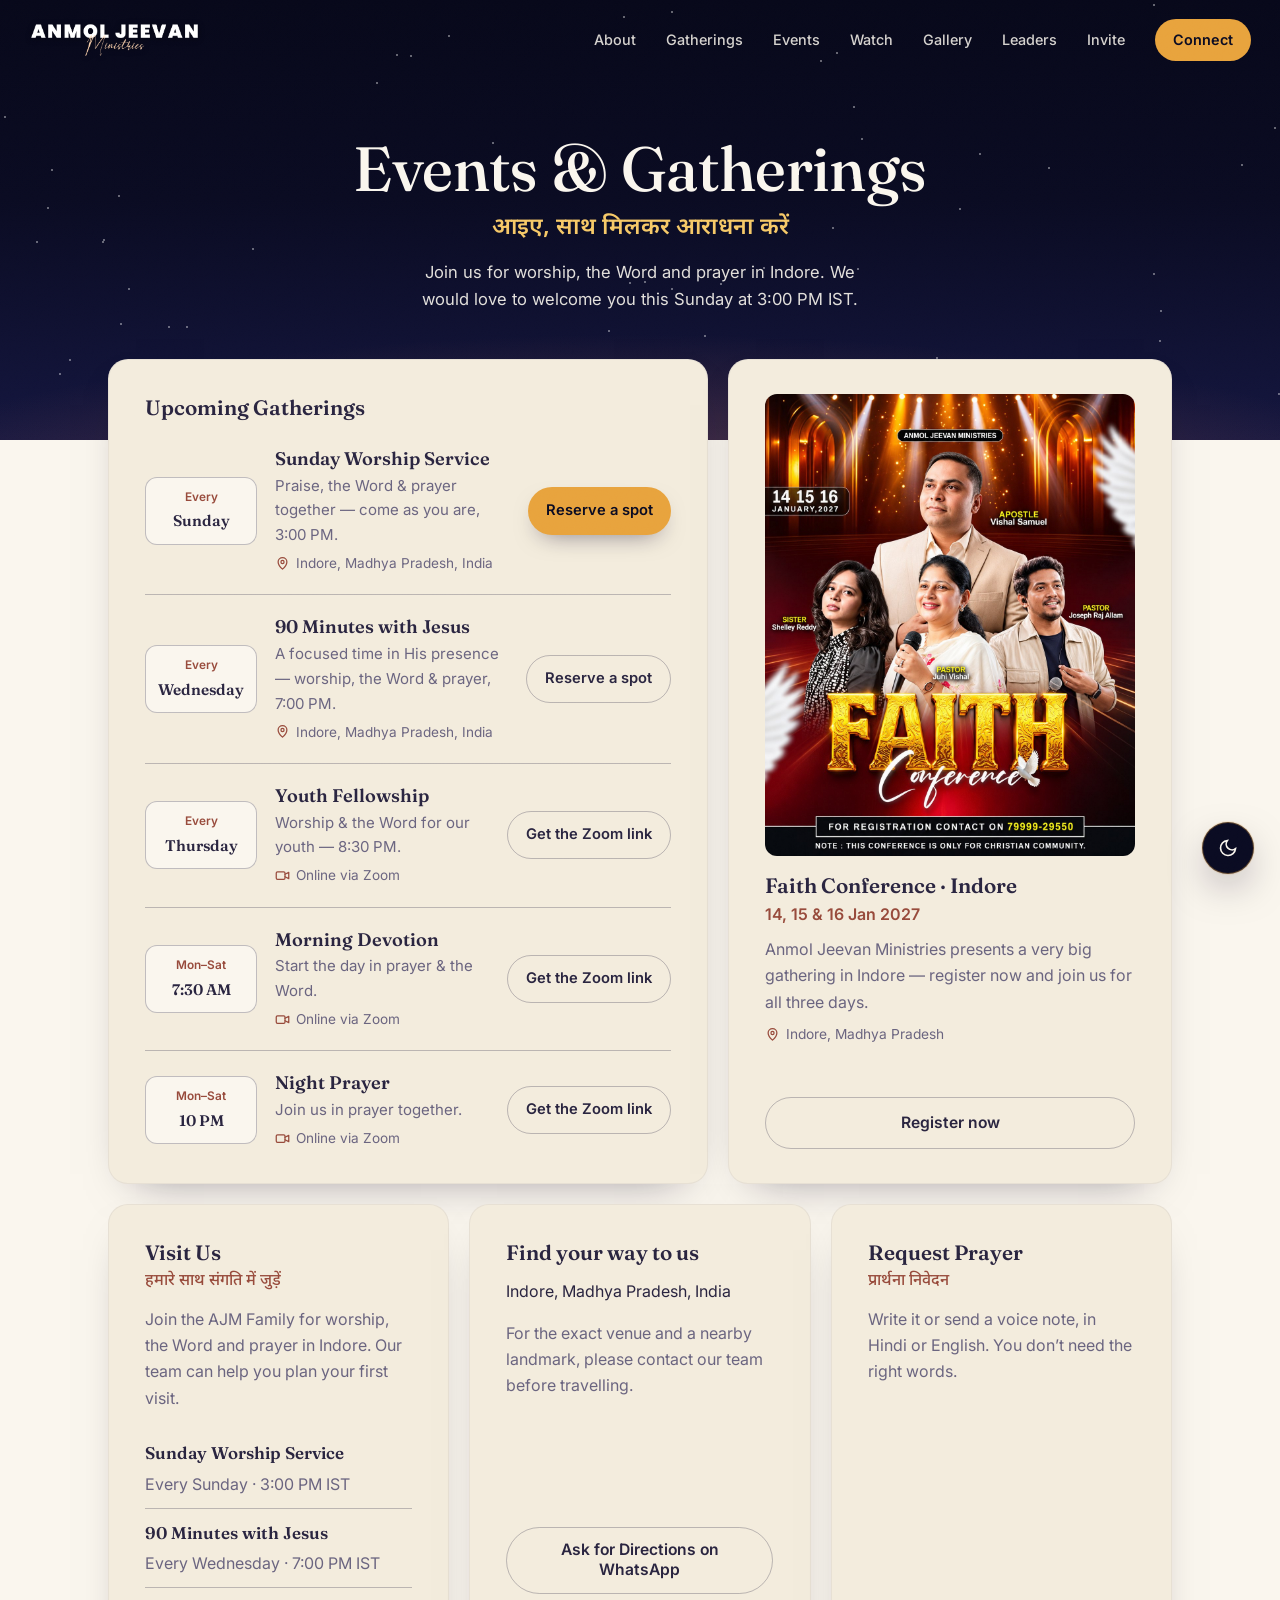
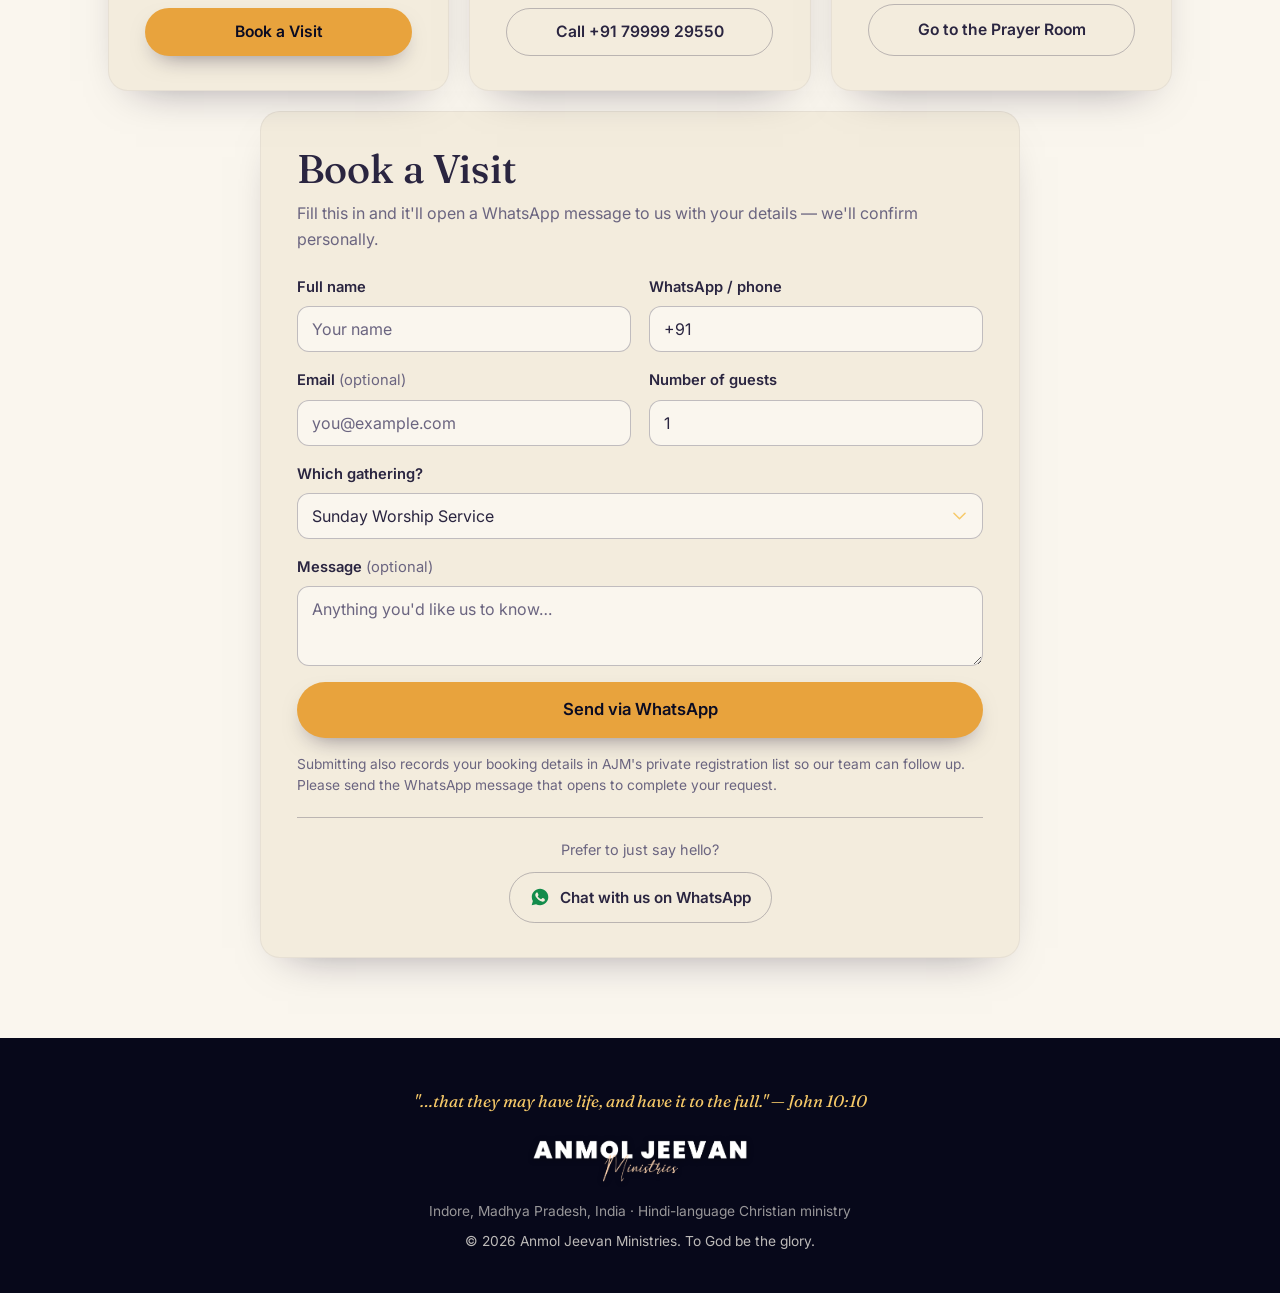
<file: events.html>
<!DOCTYPE html>
<html lang="en">
<head>
<meta charset="UTF-8">
<meta name="theme-color" content="#faf6ee">
<script>(function(){try{var t=localStorage.getItem('ajm-theme');document.documentElement.setAttribute('data-theme',t||'light');if(t==='dark'){var m=document.querySelector('meta[name="theme-color"]');if(m)m.setAttribute('content','#0a0b22');}}catch(e){}})();</script>
<meta name="viewport" content="width=device-width, initial-scale=1.0">
<title>Events &amp; Booking — Apostle Vishal Samuel | AJM Family</title>
<meta name="description" content="Join Anmol Jeevan Ministries (AJM / AJMI / AJM Family), led by Apostle Vishal Samuel (Pastor Vishal Samuel) & Pastor Juhi Vishal, for our weekly Sunday gathering in Indore, or reserve your spot for a special event. Book a visit in seconds via WhatsApp.">
<meta name="keywords" content="Anmol Jeevan Ministries, AJM, AJM Family, AJMI, Apostle Vishal Samuel, Pastor Vishal Samuel, Pastor Juhi Vishal, Indore church events">
<meta name="robots" content="index, follow">
<link rel="canonical" href="https://ajmfamily.site/events.html">
<link rel="icon" type="image/svg+xml" href="/favicon.svg">
<link rel="apple-touch-icon" href="/apple-touch-icon.png">

<meta property="og:type" content="website">
<meta property="og:site_name" content="Anmol Jeevan Ministries">
<meta property="og:title" content="Events & Booking — Apostle Vishal Samuel | AJM Family">
<meta property="og:description" content="Join Anmol Jeevan Ministries (AJM), led by Apostle Vishal Samuel & Pastor Juhi Vishal, for our weekly Sunday gathering in Indore, or reserve your spot for a special event.">
<meta property="og:url" content="https://ajmfamily.site/events.html">
<meta property="og:image" content="https://ajmfamily.site/img/og-image.jpg">
<meta property="og:image:width" content="1200">
<meta property="og:image:height" content="630">
<meta property="og:locale" content="en_IN">
<meta property="og:locale:alternate" content="hi_IN">

<meta name="twitter:card" content="summary_large_image">
<meta name="twitter:title" content="Events & Booking — Apostle Vishal Samuel | AJM Family">
<meta name="twitter:description" content="Join Anmol Jeevan Ministries (AJM), led by Apostle Vishal Samuel & Pastor Juhi Vishal, for our weekly Sunday gathering in Indore.">
<meta name="twitter:image" content="https://ajmfamily.site/img/og-image.jpg">

<script type="application/ld+json">
{
  "@context": "https://schema.org",
  "@type": "Church",
  "name": "Anmol Jeevan Ministries",
  "alternateName": ["AJM", "AJM Family", "AJMI"],
  "url": "https://ajmfamily.site/",
  "logo": "https://ajmfamily.site/apple-touch-icon.png",
  "image": "https://ajmfamily.site/img/og-image.jpg",
  "address": {
    "@type": "PostalAddress",
    "addressLocality": "Indore",
    "addressRegion": "Madhya Pradesh",
    "addressCountry": "IN"
  },
  "founder": [
    {
      "@type": "Person",
      "name": "Apostle Vishal Samuel",
      "alternateName": "Pastor Vishal Samuel",
      "jobTitle": "Founder & Lead Pastor",
      "sameAs": [
        "https://www.facebook.com/people/Pastor-Vishal-Samuel/100044267696807/",
        "https://www.youtube.com/@ajmifamily"
      ]
    },
    { "@type": "Person", "name": "Pastor Juhi Vishal" }
  ],
  "sameAs": [
    "https://www.youtube.com/@ajmifamily",
    "https://www.instagram.com/anmoljeevanministries",
    "https://www.facebook.com/people/Pastor-Vishal-Samuel/100044267696807/"
  ]
}
</script>

<link rel="preconnect" href="https://fonts.googleapis.com">
<link rel="preconnect" href="https://fonts.gstatic.com" crossorigin>
<link href="https://fonts.googleapis.com/css2?family=Fraunces:ital,opsz,wght@0,9..144,300..900;1,9..144,400..600&family=Inter:wght@400;500;600;700&family=Noto+Sans+Devanagari:wght@400;500;600;700&display=swap" rel="stylesheet">
<style>
  :root{
    --night:#0a0b22;
    --night-2:#14163f;
    --night-3:#1c1f52;
    --gold:#e8a33d;
    --gold-soft:#f6c968;
    --gold-deep:#c9832f;
    --cream:#faf6ee;
    --cream-2:#f3ecdd;
    --clay:#c96f5a;
    --sky:#7b94b8;
    --ink:#2a2540;
    --muted:#6b6580;
    --glass:rgba(255,255,255,.06);
    --glass-brd:rgba(255,255,255,.14);
    --ease-out:cubic-bezier(.16,1,.3,1);
    --ease-spring:cubic-bezier(.34,1.56,.64,1);
    --ease-smooth:cubic-bezier(.4,0,.2,1);
    --surface:#faf6ee;
    --surface-2:#f3ecdd;
    --on-surface:#2a2540;
    --on-surface-muted:#6b6580;
    --hairline:rgba(42,37,64,.08);
    --hairline-2:rgba(42,37,64,.22);
    --nav-glass:rgba(250,246,238,.78);
    --nav-glass-brd:rgba(255,255,255,.6);
    color-scheme:light;
  }
  :root[data-theme="dark"]{
    --surface:#0d0e28;
    --surface-2:#161a3d;
    --on-surface:#eae7f5;
    --on-surface-muted:#a29dc4;
    --hairline:rgba(255,255,255,.08);
    --hairline-2:rgba(255,255,255,.22);
    --nav-glass:rgba(10,11,34,.78);
    --nav-glass-brd:rgba(255,255,255,.14);
    color-scheme:dark;
  }
  *{margin:0;padding:0;box-sizing:border-box}
  html{scroll-behavior:smooth}
  @media(prefers-reduced-motion:reduce){
    *,*::before,*::after{animation-duration:.01ms!important;animation-iteration-count:1!important;transition-duration:.01ms!important;scroll-behavior:auto!important}
    .float-cta .pulse-dot{animation:none!important}
  }
  body{
    font-family:'Inter','Noto Sans Devanagari',sans-serif;
    background:var(--surface);
    color:var(--on-surface);
    line-height:1.65;
    -webkit-font-smoothing:antialiased;
    overflow-x:hidden;
    transition:background .4s,color .4s;
  }
  .dev{font-family:'Noto Sans Devanagari',sans-serif}
  h1,h2,h3,.display{font-family:'Fraunces',serif}
  a{color:inherit;text-decoration:none}
  .wrap{max-width:1120px;margin:0 auto;padding:0 28px}
  .eyebrow{font-size:.72rem;letter-spacing:.28em;text-transform:uppercase;font-weight:600;color:var(--clay)}

  .grain{
    position:fixed;inset:0;z-index:95;pointer-events:none;opacity:.035;mix-blend-mode:overlay;
    background-image:url("data:image/svg+xml,%3Csvg xmlns='http://www.w3.org/2000/svg' width='120' height='120'%3E%3Cfilter id='n'%3E%3CfeTurbulence type='fractalNoise' baseFrequency='0.85' numOctaves='2' stitchTiles='stitch'/%3E%3C/filter%3E%3Crect width='100%25' height='100%25' filter='url(%23n)'/%3E%3C/svg%3E");
  }

  /* nav */
  nav{
    position:fixed;top:0;left:50%;transform:translateX(-50%);width:100%;z-index:50;
    display:flex;align-items:center;justify-content:space-between;padding:18px 28px;border-radius:0;
    transition:top .5s var(--ease-out),width .5s var(--ease-out),padding .5s var(--ease-out),
      border-radius .5s var(--ease-out),background .4s,box-shadow .4s,border-color .4s;
    border:1px solid transparent;
  }
  nav.scrolled{
    top:14px;width:min(92%,1080px);padding:10px 22px;border-radius:100px;
    background:var(--nav-glass);backdrop-filter:blur(20px) saturate(1.4);-webkit-backdrop-filter:blur(20px) saturate(1.4);
    box-shadow:0 10px 40px -12px rgba(20,10,40,.28);border-color:var(--nav-glass-brd);
  }
  .brand{display:flex;align-items:center;color:var(--cream);transition:color .4s}
  .brand-logo{height:36px;width:auto;filter:drop-shadow(0 1px 3px rgba(0,0,0,.4))}
  .brand-logo-lg{height:46px}
  nav .logo-dark{display:block}
  nav .logo-light{display:none}
  nav.scrolled .logo-dark{display:none}
  nav.scrolled .logo-light{display:block}
  :root[data-theme="dark"] nav.scrolled .logo-dark{display:block}
  :root[data-theme="dark"] nav.scrolled .logo-light{display:none}
  .navlinks{display:flex;gap:30px;align-items:center}
  .navlinks a{font-size:.9rem;font-weight:500;color:var(--cream);opacity:.85;transition:color .4s,opacity .2s}
  nav.scrolled .navlinks a{color:var(--on-surface)}
  .navlinks a:hover{opacity:1;color:var(--gold)}
  .navlinks .btn{background:var(--gold);color:var(--night);padding:9px 18px;border-radius:100px;font-weight:600;opacity:1;
    transition:background .3s var(--ease-smooth),transform .3s var(--ease-spring)}
  .navlinks .btn:hover{background:var(--gold-soft);color:var(--night);transform:translateY(-2px)}
  .menutoggle{display:none;background:none;border:0;cursor:pointer;color:var(--cream)}
  nav.scrolled .menutoggle{color:var(--on-surface)}

  /* floating theme toggle — stacked above the float CTA, same side */
  .theme-fab{
    display:flex;align-items:center;justify-content:center;flex:none;
    width:52px;height:52px;border-radius:50%;
    background:var(--night);color:var(--cream);
    border:1px solid rgba(232,163,61,.35);
    box-shadow:0 16px 40px -10px rgba(20,10,40,.5),0 0 0 1px rgba(232,163,61,.15);
    opacity:1;transform:none;pointer-events:auto;cursor:pointer;
    transition:opacity .5s var(--ease-out),transform .3s var(--ease-spring),background .3s;
  }
  .theme-fab.hide{opacity:0;transform:translateY(16px) scale(.9);pointer-events:none}
  .theme-fab:hover{transform:scale(1.08);background:var(--night-2)}
  .theme-fab svg{width:20px;height:20px}
  .theme-fab .icon-sun{display:none}
  .theme-fab .icon-moon{display:block}
  :root[data-theme="dark"] .theme-fab .icon-sun{display:block}
  :root[data-theme="dark"] .theme-fab .icon-moon{display:none}
  .live-dot{display:inline-block;width:8px;height:8px;border-radius:50%;background:var(--gold);margin-right:8px;vertical-align:middle;animation:pulseDot 2s infinite}
  @keyframes pulseDot{0%{box-shadow:0 0 0 0 rgba(232,163,61,.6)}70%{box-shadow:0 0 0 10px rgba(232,163,61,0)}100%{box-shadow:0 0 0 0 rgba(232,163,61,0)}}

  /* page hero */
  .ehero{position:relative;min-height:56vh;display:flex;align-items:center;overflow:hidden;color:var(--cream);
    background:
      radial-gradient(120% 90% at 50% 130%,rgba(232,163,61,.55) 0%,rgba(201,111,90,.25) 30%,transparent 60%),
      linear-gradient(180deg,#07081a 0%,var(--night) 45%,var(--night-2) 100%);
    padding:150px 0 90px}
  .aurora{position:absolute;inset:-10%;pointer-events:none;opacity:.8;will-change:transform;
    background:
      radial-gradient(38% 30% at 20% 20%,rgba(123,148,184,.35),transparent 60%),
      radial-gradient(30% 26% at 82% 15%,rgba(201,111,90,.32),transparent 60%),
      radial-gradient(45% 35% at 60% 88%,rgba(232,163,61,.3),transparent 65%);
    filter:blur(46px);animation:auroraShift 22s ease-in-out infinite alternate}
  @keyframes auroraShift{0%{transform:translate3d(0,0,0) scale(1)}50%{transform:translate3d(2%,-3%,0) scale(1.06)}100%{transform:translate3d(-2%,2%,0) scale(1.02)}}
  .stars{position:absolute;inset:0;pointer-events:none}
  .stars i{position:absolute;width:2px;height:2px;border-radius:50%;background:#fff;opacity:.5;animation:tw 4s infinite ease-in-out}
  @keyframes tw{0%,100%{opacity:.15}50%{opacity:.75}}
  .ehero-inner{position:relative;z-index:2;width:100%;text-align:center;padding:0 28px}
  .ehero .kicker{display:inline-flex;align-items:center;gap:10px;font-size:.72rem;letter-spacing:.28em;text-transform:uppercase;font-weight:600;color:var(--gold-soft);margin-bottom:22px}
  .ehero .kicker::before,.ehero .kicker::after{content:"";width:26px;height:1px;background:var(--gold-soft);opacity:.6}
  .ehero h1{font-size:clamp(2.4rem,6vw,4.2rem);line-height:1.05;font-weight:500;margin-bottom:10px}
  .ehero h1 em{font-style:italic;color:var(--gold-soft)}
  .ehero .hindi{font-weight:600;font-size:clamp(1.15rem,3vw,1.6rem);color:var(--gold);margin-bottom:20px}
  .ehero .lead{max-width:560px;margin:0 auto;font-size:1.06rem;color:rgba(250,246,238,.82)}

  section{padding:100px 0}
  .reveal{opacity:0;transform:translateY(40px) scale(.98);filter:blur(6px);transition:opacity 1s var(--ease-out),transform 1s var(--ease-out),filter 1s var(--ease-out);will-change:transform,opacity,filter}
  .reveal.in{opacity:1;transform:none;filter:blur(0)}
  .stagger>*{opacity:0;transform:translateY(28px) scale(.98);filter:blur(4px);transition:opacity .85s var(--ease-out),transform .85s var(--ease-out),filter .85s var(--ease-out);will-change:transform,opacity,filter}
  .stagger.in>*{opacity:1;transform:none;filter:blur(0)}
  .stagger.in>*:nth-child(1){transition-delay:.05s}
  .stagger.in>*:nth-child(2){transition-delay:.14s}
  .reveal.in.done,.stagger.in.done>*{will-change:auto}

  .btn-lg{padding:14px 28px;border-radius:100px;font-weight:600;font-size:.98rem;display:inline-flex;align-items:center;justify-content:center;
    transition:box-shadow .45s var(--ease-out),background .3s var(--ease-smooth),transform .45s var(--ease-spring);will-change:transform;cursor:pointer;border:0;font-family:inherit}
  .jsmag{transition:box-shadow .45s var(--ease-out),background .3s var(--ease-smooth)!important}
  .btn-gold{background:var(--gold);color:var(--night);box-shadow:0 8px 30px rgba(232,163,61,.4)}
  .btn-gold:hover{box-shadow:0 16px 40px rgba(232,163,61,.6)}
  .btn-gold:not(.jsmag):hover{transform:translateY(-3px) scale(1.02)}
  .btn-ghost-dark{border:1px solid var(--hairline-2);color:var(--on-surface);background:transparent}
  .btn-ghost-dark:hover{background:var(--hairline)}
  .btn-ghost-dark:not(.jsmag):hover{transform:translateY(-3px) scale(1.02)}

  /* events list */
  .events-list h2{font-size:clamp(2rem,4.5vw,3rem);font-weight:500;margin:12px 0 40px}
  .event-grid{display:flex;flex-direction:column;gap:20px}
  .event-card{display:flex;align-items:center;gap:26px;flex-wrap:wrap;background:var(--surface-2);border-radius:18px;padding:32px;box-shadow:inset 0 1px 0 rgba(255,255,255,.6)}
  .event-card.is-featured{
    background:linear-gradient(135deg,rgba(232,143,160,.16),rgba(232,163,61,.12));
    border:1.5px solid rgba(232,143,160,.5);
    box-shadow:0 0 0 1px rgba(232,143,160,.12),0 24px 50px -24px rgba(232,143,160,.5),inset 0 1px 0 rgba(255,255,255,.6);
    padding:36px 40px;gap:32px;position:relative;overflow:hidden
  }
  .event-card.is-featured .badge-soon{background:rgba(232,143,160,.22);color:#c65d75;display:inline-flex;align-items:center;gap:6px}
  .event-card.is-featured .badge-soon .dot{width:6px;height:6px;border-radius:50%;background:#ff4d6d;animation:eventPulse 2s infinite}
  @keyframes eventPulse{0%{box-shadow:0 0 0 0 rgba(255,77,109,.6)}70%{box-shadow:0 0 0 8px rgba(255,77,109,0)}100%{box-shadow:0 0 0 0 rgba(255,77,109,0)}}
  .event-photo{width:104px;height:auto;border-radius:14px;flex-shrink:0;box-shadow:0 16px 34px -14px rgba(0,0,0,.4)}
  .event-card.is-featured h3{font-size:1.55rem}
  .event-card.is-featured p{font-size:1.02rem;color:var(--on-surface)}
  .event-card.is-featured .btn-lg{padding:18px 36px;font-size:1.05rem}
  .date-badge{background:var(--night);color:var(--cream);border-radius:14px;padding:14px 10px;text-align:center;width:128px;flex-shrink:0}
  .date-badge.muted{background:var(--hairline)}
  .date-badge.featured{background:linear-gradient(135deg,#e88fa0,#c9832f)}
  .date-badge.featured .dow{color:rgba(255,255,255,.85)}
  .date-badge .dow{display:block;font-size:.64rem;letter-spacing:.16em;text-transform:uppercase;font-weight:700;color:var(--gold-soft)}
  .date-badge.muted .dow{color:var(--clay)}
  .date-badge .time{display:block;font-family:'Fraunces',serif;font-size:1.1rem;font-weight:600;margin-top:3px;color:inherit}
  .date-badge.muted .time{color:var(--on-surface-muted)}
  .event-card .info{flex:1;min-width:220px}
  .event-card h3{font-size:1.3rem;font-weight:600;margin-bottom:6px;display:flex;align-items:center;gap:10px;flex-wrap:wrap}
  .badge-soon{font-size:.6rem;letter-spacing:.12em;text-transform:uppercase;background:rgba(232,163,61,.18);color:var(--gold-deep);padding:4px 10px;border-radius:100px;font-weight:700}
  .event-card p{color:var(--on-surface-muted);font-size:.94rem;margin-bottom:6px}
  .event-card .meta{color:var(--on-surface-muted);font-size:.85rem}
  .event-card.is-coming{background:linear-gradient(135deg,#071a40 0%,#0d3170 60%,#164486 100%);color:var(--cream);border:1.5px solid rgba(246,201,104,.55);
    box-shadow:0 24px 60px -26px rgba(10,42,102,.7),inset 0 1px 0 rgba(255,255,255,.12);padding:34px 40px;gap:34px;position:relative;overflow:hidden}
  .event-card.is-coming .event-photo{width:210px;border-radius:16px;box-shadow:0 0 0 1px rgba(246,201,104,.45),0 20px 44px -16px rgba(0,0,0,.65)}
  .event-card.is-coming h3{font-size:clamp(1.7rem,3vw,2.3rem);color:var(--cream)}
  .event-card.is-coming p{color:rgba(250,246,238,.88);font-size:1.02rem}
  .event-card.is-coming .meta{color:var(--gold-soft);font-weight:600}
  .badge-coming{background:linear-gradient(135deg,#f6c968,#e8a33d);color:#07122e}
  .event-card.is-notice{background:linear-gradient(135deg,rgba(22,48,90,.07),rgba(232,163,61,.12));border:1.5px solid rgba(232,163,61,.45);padding:30px 34px}
  .event-card.is-notice .event-photo{width:190px;border-radius:16px}
  .event-card.is-notice h3{font-size:1.45rem}
  .event-card.is-notice p{color:var(--on-surface)}
  .notice-dates{display:flex;flex-wrap:wrap;gap:8px;margin:12px 0 10px}
  .notice-dates span{padding:6px 12px;border-radius:100px;background:var(--surface);border:1px solid rgba(232,163,61,.45);font-size:.82rem;font-weight:700;color:var(--on-surface)}
  .badge-paused{background:rgba(214,69,69,.12);color:#b73a3a}
  .paused-note{color:#b73a3a!important;font-weight:600}

  /* booking */
  .book{background:linear-gradient(160deg,var(--night) 0%,var(--night-2) 100%);color:var(--cream)}
  .book-head{max-width:620px;margin:0 auto;text-align:center}
  .book-head h2{font-size:clamp(2rem,4.5vw,2.8rem);font-weight:500;margin:12px 0 14px}
  .book-head .sub{color:rgba(250,246,238,.75)}
  .book-form{max-width:640px;margin:44px auto 0;display:flex;flex-direction:column;gap:18px}
  .book-form .field-row{display:grid;grid-template-columns:1fr 1fr;gap:18px}
  .book-form label{display:flex;flex-direction:column;gap:8px;font-size:.8rem;letter-spacing:.03em;color:rgba(250,246,238,.72);font-weight:600}
  .book-form label.full{width:100%}
  .book-form .opt{font-weight:400;color:rgba(250,246,238,.42);text-transform:none;letter-spacing:0}
  .book-form input,.book-form select,.book-form textarea{
    background:var(--glass);border:1px solid var(--glass-brd);border-radius:12px;padding:12px 14px;
    color:var(--cream);font-family:'Inter',sans-serif;font-size:.95rem;transition:border-color .3s,background .3s}
  .book-form input::placeholder,.book-form textarea::placeholder{color:rgba(250,246,238,.35)}
  .book-form input:focus,.book-form select:focus,.book-form textarea:focus{outline:none;border-color:var(--gold);background:rgba(255,255,255,.09)}
  .book-form select{
    appearance:none;-webkit-appearance:none;-moz-appearance:none;
    background-image:url("data:image/svg+xml,%3Csvg xmlns='http://www.w3.org/2000/svg' width='14' height='9' viewBox='0 0 14 9' fill='none'%3E%3Cpath d='M1 1.5L7 7.5L13 1.5' stroke='%23f6c968' stroke-width='1.6' stroke-linecap='round' stroke-linejoin='round'/%3E%3C/svg%3E");
    background-repeat:no-repeat;background-position:right 16px center;background-size:13px;
    padding-right:42px;color:var(--cream)}
  .book-form select option{color:#111;background:#fff}
  .book-form textarea{resize:vertical;min-height:80px}
  .book-form button{align-self:center;margin-top:6px}
  .book-success{max-width:520px;margin:44px auto 0;text-align:center;display:none}
  .book-success .check{width:64px;height:64px;border-radius:50%;background:rgba(232,163,61,.16);
    border:1.5px solid rgba(232,163,61,.5);display:flex;align-items:center;justify-content:center;
    font-size:1.8rem;color:var(--gold-soft);margin:0 auto 20px}
  .book-success h3{font-family:'Fraunces',serif;font-size:1.7rem;font-weight:500;margin-bottom:12px}
  .book-success p{color:rgba(250,246,238,.78);margin-bottom:26px}
  .book-again-btn{background:none;border:1.5px solid rgba(250,246,238,.3);color:var(--cream);
    padding:13px 26px;border-radius:100px;font-weight:600;font-size:.9rem;cursor:pointer}
  .book-again-btn:hover{border-color:var(--gold-soft);color:var(--gold-soft)}
  .book-alt{text-align:center;margin-top:40px;padding-top:32px;border-top:1px solid rgba(250,246,238,.12)}
  .book-alt p{color:rgba(250,246,238,.6);margin-bottom:14px;font-size:.9rem}
  .wa-link{display:inline-flex;align-items:center;gap:10px;color:var(--gold-soft);font-weight:600;font-size:.95rem;padding:12px 20px;border:1px solid rgba(250,246,238,.2);border-radius:100px;transition:background .3s,transform .3s,border-color .3s}
  .wa-link:hover{background:rgba(37,211,102,.15);border-color:#25d366;transform:translateY(-2px)}
  .wa-link svg{width:20px;height:20px;color:#25d366}

  footer{background:#07081a;color:rgba(250,246,238,.6);padding:50px 0 40px;text-align:center}
  footer .brand{justify-content:center;color:var(--cream);margin-bottom:14px}
  footer p{font-size:.86rem}
  footer .verse-sm{font-family:'Fraunces',serif;font-style:italic;color:var(--gold-soft);margin-bottom:22px;font-size:1.05rem}

  .float-stack{position:fixed;bottom:26px;right:26px;z-index:70;display:flex;align-items:center;gap:12px}
  .float-cta{display:flex;align-items:center;gap:10px;
    padding:14px 22px;border-radius:100px;background:var(--night);color:var(--cream);font-weight:600;font-size:.92rem;
    box-shadow:0 16px 40px -10px rgba(20,10,40,.5),0 0 0 1px rgba(232,163,61,.35);
    opacity:0;transform:translateY(16px) scale(.9);pointer-events:none;transition:opacity .5s var(--ease-out),transform .5s var(--ease-spring)}
  .float-cta.show{opacity:1;transform:none;pointer-events:auto}
  .float-cta.hide{opacity:0;transform:translateY(16px) scale(.9);pointer-events:none}
  .float-cta .pulse-dot{width:8px;height:8px;border-radius:50%;background:var(--gold);animation:pulseDot 2s infinite}

  @media(max-width:860px){
    .navlinks{position:fixed;inset:0 0 auto 0;top:0;flex-direction:column;background:var(--night);
      padding:90px 28px 34px;gap:22px;transform:translateY(-100%);transition:transform .4s;box-shadow:0 20px 40px rgba(0,0,0,.3)}
    .navlinks{visibility:hidden;transition:transform .4s,visibility 0s .4s}
    .navlinks.open{transform:translateY(0);visibility:visible;transition:transform .4s,visibility 0s}
    nav:has(.navlinks.open){top:0;width:100%;padding:18px 28px;border-radius:0;background:none;backdrop-filter:none;-webkit-backdrop-filter:none;box-shadow:none;border:0}
    nav:has(.navlinks.open) .menutoggle{color:var(--cream)}
    .navlinks a{color:var(--cream)!important;font-size:1.1rem}
    .menutoggle{display:block;z-index:60}
    .event-card{padding:26px}
    .event-card.is-featured{padding:28px;justify-content:center;text-align:center}
    .event-card.is-featured .info{text-align:center}
    .event-card.is-featured h3{justify-content:center}
    .event-photo{width:120px}
    .event-card.is-coming{padding:28px 24px;justify-content:center;text-align:center}
    .event-card.is-coming .event-photo{width:min(100%,300px)}
    .event-card.is-coming h3{justify-content:center}
    .event-card.is-notice{padding:26px;justify-content:center;text-align:center}
    .event-card.is-notice .event-photo{width:min(100%,320px)}
    .event-card.is-notice h3,.notice-dates{justify-content:center}
    .book-form .field-row{grid-template-columns:1fr}
    .float-stack{right:16px;bottom:16px;gap:8px}
    .float-cta{padding:12px 18px;font-size:.85rem}
    .theme-fab{width:44px;height:44px}
    .theme-fab svg{width:18px;height:18px}
    .theme-fab svg{width:18px;height:18px}
  }
  /* Keep small labels and the mobile navigation button legible. */
  .eyebrow,.date-badge.muted .dow{color:#984b3c}
  .date-badge .dow,.badge-soon{font-size:.75rem}
  .badge-soon:not(.badge-coming):not(.badge-paused){color:#93601f}
  :root[data-theme="dark"] .eyebrow,:root[data-theme="dark"] .date-badge.muted .dow{color:#efb29e}
  :root[data-theme="dark"] .badge-soon:not(.badge-coming):not(.badge-paused){color:var(--gold-soft)}
  nav .navlinks .btn,nav.scrolled .navlinks .btn{color:var(--night)!important}
  footer p:last-child{opacity:1!important;color:rgba(250,246,238,.75)}
</style>
<link rel="stylesheet" href="css/visitor-care.css">
<link rel="stylesheet" href="css/family.css">
</head>
<body>

<div class="grain"></div>

<nav id="nav">
  <a class="brand" href="index.html" aria-label="Anmol Jeevan Ministries">
    <img class="brand-logo logo-dark" src="img/logo.png" alt="Anmol Jeevan Ministries">
    <img class="brand-logo logo-light" src="img/logo-light.png" alt="Anmol Jeevan Ministries">
  </a>
  <button class="menutoggle" id="menutoggle" aria-label="Menu" aria-controls="navlinks" aria-expanded="false">
    <svg width="26" height="26" viewBox="0 0 24 24" fill="none" stroke="currentColor" stroke-width="2"><line x1="3" y1="7" x2="21" y2="7"/><line x1="3" y1="12" x2="21" y2="12"/><line x1="3" y1="17" x2="21" y2="17"/></svg>
  </button>
  <div class="navlinks" id="navlinks">
    <a class="nav-full-link" href="index.html#about">About</a>
    <a class="nav-full-link" href="index.html#service">Gatherings</a>
    <a class="nav-full-link" href="events.html">Events</a>
    <a class="nav-full-link" href="index.html#watch">Watch</a>
    <a class="nav-full-link" href="gallery.html">Gallery</a>
    <a class="nav-full-link" href="index.html#leaders">Leaders</a>
    <a class="nav-full-link" href="invite.html">Invite</a>
    <a class="nav-full-link btn" href="index.html#connect">Connect</a>
    <div class="nav-mobile-primary">
      <a href="#visit">Visit</a>
      <a href="events.html">Events</a>
      <a href="prayer.html">Prayer</a>
      <a href="index.html#watch">Watch</a>
      <a href="index.html#about">About</a>
    </div>
    <details class="nav-mobile-more">
      <summary>More from AJM</summary>
      <div>
        <a href="gallery.html">Gallery</a>
        <a href="index.html#leaders">Leaders</a>
        <a href="invite.html">Invite</a>
        <a href="index.html#connect">Connect</a>
      </div>
    </details>
  </div>
</nav>

<header class="ehero fam-sky">
  <div class="aurora"></div>
  <div class="stars" id="stars"></div>
  <div class="fam-sky-inner">
    <h1>Events &amp; Gatherings</h1>
    <div class="hindi dev">आइए, साथ मिलकर आराधना करें</div>
    <p class="lead">Join us for worship, the Word and prayer in Indore. We would love to welcome you this Sunday at 3:00 PM IST.</p>
  </div>
</header>

<main class="fam-main" id="main">
  <div class="wrap fam-grid fam-fill">
    <div class="fam-col">
    <section class="panel fam-list" aria-labelledby="gatheringsTitle">
      <h2 id="gatheringsTitle">Upcoming Gatherings</h2>
      <div class="event-grid">
      <div class="event-card">
        <div class="date-badge">
          <span class="dow">Every</span>
          <span class="time">Sunday</span>
        </div>
        <div class="info">
          <h3>Sunday Worship Service</h3>
          <p>Praise, the Word &amp; prayer together — come as you are, 3:00 PM.</p>
          <div class="meta"><svg viewBox="0 0 24 24" fill="none" stroke="currentColor" stroke-width="2" stroke-linecap="round" stroke-linejoin="round" aria-hidden="true"><path d="M12 21s7-6.2 7-11.5A7 7 0 0 0 5 9.5C5 14.8 12 21 12 21z"/><circle cx="12" cy="9.5" r="2.5"/></svg>Indore, Madhya Pradesh, India</div>
        </div>
        <a href="#book" data-gathering="Sunday Worship Service" class="btn-lg btn-gold">Reserve a spot</a>
      </div>
      <div class="event-card is-notice" data-until="2026-10-14">
        <img class="event-photo" src="img/wednesday-fellowship-paused.jpg" alt="AJM Prophetic Wednesday Fellowship — temporarily paused on 30 September, 7 October and 14 October 2026" loading="lazy">
        <div class="info">
          <h3>Wednesday Fellowship <span class="badge-soon badge-paused">Temporarily paused</span></h3>
          <p>There is no AJM Prophetic Wednesday Fellowship for the next three Wednesdays. The regular Wednesday Fellowship will resume soon.</p>
          <div class="notice-dates"><span>Wed, 30 Sep</span><span>Wed, 7 Oct</span><span>Wed, 14 Oct</span></div>
          <div class="meta">An announcement from the AJM Media Team · Stay connected, stay blessed, keep growing</div>
        </div>
      </div>
      <div class="event-card">
        <div class="date-badge">
          <span class="dow">Every</span>
          <span class="time">Wednesday</span>
        </div>
        <div class="info">
          <h3>90 Minutes with Jesus <span class="badge-soon badge-paused" data-until="2026-10-14">Paused</span></h3>
          <p>A focused time in His presence — worship, the Word &amp; prayer, 7:00 PM.</p>
          <p class="paused-note" data-until="2026-10-14">No gathering on 30 Sep, 7 Oct or 14 Oct — resumes soon.</p>
          <div class="meta"><svg viewBox="0 0 24 24" fill="none" stroke="currentColor" stroke-width="2" stroke-linecap="round" stroke-linejoin="round" aria-hidden="true"><path d="M12 21s7-6.2 7-11.5A7 7 0 0 0 5 9.5C5 14.8 12 21 12 21z"/><circle cx="12" cy="9.5" r="2.5"/></svg>Indore, Madhya Pradesh, India</div>
        </div>
        <a href="#book" data-gathering="90 Minutes with Jesus (Wednesdays, 7 PM)" class="btn-lg btn-ghost-dark">Reserve a spot</a>
      </div>
      <div class="event-card">
        <div class="date-badge">
          <span class="dow">Every</span>
          <span class="time">Thursday</span>
        </div>
        <div class="info">
          <h3>Youth Fellowship</h3>
          <p>Worship &amp; the Word for our youth — 8:30 PM.</p>
          <div class="meta"><svg viewBox="0 0 24 24" fill="none" stroke="currentColor" stroke-width="2" stroke-linecap="round" stroke-linejoin="round" aria-hidden="true"><rect x="2" y="6" width="14" height="12" rx="2"/><path d="M16 10l6-3v10l-6-3"/></svg>Online via Zoom</div>
        </div>
        <a href="#book" data-gathering="Youth Fellowship (Thursdays, 8:30 PM)" class="btn-lg btn-ghost-dark">Get the Zoom link</a>
      </div>
      <div class="event-card">
        <div class="date-badge">
          <span class="dow">Mon–Sat</span>
          <span class="time">7:30 AM</span>
        </div>
        <div class="info">
          <h3>Morning Devotion</h3>
          <p>Start the day in prayer &amp; the Word.</p>
          <div class="meta"><svg viewBox="0 0 24 24" fill="none" stroke="currentColor" stroke-width="2" stroke-linecap="round" stroke-linejoin="round" aria-hidden="true"><rect x="2" y="6" width="14" height="12" rx="2"/><path d="M16 10l6-3v10l-6-3"/></svg>Online via Zoom</div>
        </div>
        <a href="#book" data-gathering="Morning Devotion (Mon–Sat, 7:30 AM)" class="btn-lg btn-ghost-dark">Get the Zoom link</a>
      </div>
      <div class="event-card">
        <div class="date-badge">
          <span class="dow">Mon–Sat</span>
          <span class="time">10 PM</span>
        </div>
        <div class="info">
          <h3>Night Prayer</h3>
          <p>Join us in prayer together.</p>
          <div class="meta"><svg viewBox="0 0 24 24" fill="none" stroke="currentColor" stroke-width="2" stroke-linecap="round" stroke-linejoin="round" aria-hidden="true"><rect x="2" y="6" width="14" height="12" rx="2"/><path d="M16 10l6-3v10l-6-3"/></svg>Online via Zoom</div>
        </div>
        <a href="#book" data-gathering="Night Prayer (Mon–Sat, 10 PM)" class="btn-lg btn-ghost-dark">Get the Zoom link</a>
      </div>
      </div>
    </section>
    </div>
      <article class="panel fam-feature" id="faith-conference" data-until="2027-01-16">
        <img class="fam-feature-img" src="img/faith-conference-2027-flyer.jpg" alt="Faith Conference flyer — Anmol Jeevan Ministries, 14, 15 and 16 January 2027, with Apostle Vishal Samuel, Pastor Juhi Vishal, Sister Shelley Reddy and Pastor Joseph Raj Allam. For registration contact 79999 29550. This conference is only for the Christian community." width="1122" height="1402">
        <div class="fam-feature-text">
          <h2>Faith Conference · Indore</h2>
          <p class="fam-date">14, 15 &amp; 16 Jan 2027</p>
          <p>Anmol Jeevan Ministries presents a very big gathering in Indore — register now and join us for all three days.</p>
          <div class="meta"><svg viewBox="0 0 24 24" fill="none" stroke="currentColor" stroke-width="2" stroke-linecap="round" stroke-linejoin="round" aria-hidden="true"><path d="M12 21s7-6.2 7-11.5A7 7 0 0 0 5 9.5C5 14.8 12 21 12 21z"/><circle cx="12" cy="9.5" r="2.5"/></svg>Indore, Madhya Pradesh</div>
          <a href="faith-conference.html" class="btn-lg btn-ghost-dark">Register now</a>
        </div>
      </article>
  </div>

<section class="visit-section" id="visit" aria-labelledby="visitTitle">
  <div class="wrap visit-layout">
    <div class="panel">
      <h2 id="visitTitle">Visit Us<span class="care-hindi" lang="hi">हमारे साथ संगति में जुड़ें</span></h2>
      <p>Join the AJM Family for worship, the Word and prayer in Indore. Our team can help you plan your first visit.</p>
      <dl class="visit-schedule">
        <div><dt>Sunday Worship Service</dt><dd>Every Sunday · 3:00 PM IST</dd></div>
        <div><dt>90 Minutes with Jesus</dt><dd>Every Wednesday · 7:00 PM IST</dd></div>
      </dl>
      <div class="care-actions"><a href="#book" class="btn-lg btn-gold">Book a Visit</a></div>
    </div>
    <div class="visit-contact panel">
      <h3>Find your way to us</h3>
      <address>Indore, Madhya Pradesh, India</address>
      <p>For the exact venue and a nearby landmark, please contact our team before travelling.</p>
      <div class="care-actions">
        <a href="https://wa.me/917999929550?text=Hello%20AJM%20Family%2C%20I%20would%20like%20to%20visit.%20Please%20share%20the%20exact%20venue%2C%20landmark%20and%20Google%20Maps%20directions." target="_blank" rel="noopener noreferrer" class="btn-lg btn-ghost-dark">Ask for Directions on WhatsApp</a>
        <a class="btn-lg btn-ghost-dark" href="tel:+917999929550">Call +91 79999 29550</a>
      </div>
    </div>
    <section class="panel prayer-section" id="prayer" aria-labelledby="prayerTitle">
        <h2 id="prayerTitle">Request Prayer<span class="care-hindi" lang="hi">प्रार्थना निवेदन</span></h2>
        <p>Write it or send a voice note, in Hindi or English. You don’t need the right words.</p>
        <a class="btn-lg btn-ghost-dark" href="prayer.html">Go to the Prayer Room</a>
      </section>
  </div>
</section>

<section class="book" id="book">
  <div class="wrap">
   <div class="panel fam-form">
    <div class="book-head">
      <h2>Book a Visit</h2>
      <p class="sub">Fill this in and it'll open a WhatsApp message to us with your details — we'll confirm personally.</p>
    </div>
    <form id="bookForm" class="book-form reveal">
      <div class="field-row">
        <label>Full name<input type="text" name="name" required placeholder="Your name"></label>
        <label>WhatsApp / phone<input type="tel" name="phone" required value="+91 " placeholder="+91 xxxxx xxxxx" pattern="[+]?[0-9\s\-]{7,17}" title="Enter a valid phone number (digits only, 7–17 characters)"></label>
      </div>
      <div class="field-row">
        <label><span>Email <span class="opt">(optional)</span></span><input type="email" name="email" placeholder="you@example.com"></label>
        <label>Number of guests<input type="number" name="guests" min="1" value="1"></label>
      </div>
      <label class="full">Which gathering?
        <select name="which">
          <option>Sunday Worship Service</option>
          <option data-paused-until="2026-10-14">90 Minutes with Jesus (Wednesdays, 7 PM)</option>
          <option>Youth Fellowship (Thursdays, 8:30 PM)</option>
          <option>Morning Devotion (Mon–Sat, 7:30 AM)</option>
          <option>Night Prayer (Mon–Sat, 10 PM)</option>
          <option>General Inquiry</option>
        </select>
      </label>
      <label class="full"><span>Message <span class="opt">(optional)</span></span>
        <textarea name="message" placeholder="Anything you'd like us to know…"></textarea>
      </label>
      <button type="submit" class="btn-lg btn-gold magnetic">Send via WhatsApp</button>
      <p class="booking-privacy">Submitting also records your booking details in AJM's private registration list so our team can follow up. Please send the WhatsApp message that opens to complete your request.</p>
    </form>
    <div class="book-success" id="bookSuccess">
      <div class="check">✓</div>
      <h3>One more step, <span id="bookSuccessName"></span>!</h3>
      <p>WhatsApp should have opened with your message ready to send. Please send it so our team can confirm your spot personally.</p>
      <button type="button" class="book-again-btn" id="bookAgainBtn">Book another visit</button>
    </div>
    <div class="book-alt" id="bookAlt">
      <p>Prefer to just say hello?</p>
      <a href="https://wa.me/917999929550" target="_blank" rel="noopener" class="wa-link magnetic">
        <svg viewBox="0 0 24 24" fill="currentColor"><path d="M12.04 2c-5.46 0-9.91 4.45-9.91 9.91 0 1.75.46 3.45 1.32 4.95L2 22l5.25-1.38c1.45.79 3.08 1.21 4.79 1.21 5.46 0 9.91-4.45 9.91-9.91S17.5 2 12.04 2zm5.8 14.09c-.24.68-1.19 1.25-1.95 1.41-.52.11-1.19.2-3.46-.74-2.9-1.2-4.77-4.14-4.92-4.33-.14-.19-1.17-1.56-1.17-2.98 0-1.42.74-2.11 1-2.4.26-.29.57-.36.76-.36h.55c.18 0 .41-.07.64.49.24.58.81 2 .88 2.14.07.14.12.31.02.5-.09.19-.14.31-.28.48-.14.17-.29.37-.42.5-.14.14-.28.29-.12.57.16.28.7 1.16 1.51 1.88 1.04.93 1.91 1.22 2.19 1.36.28.14.44.12.61-.07.17-.19.71-.83.9-1.11.19-.28.38-.24.63-.14.26.09 1.64.77 1.92.91.28.14.47.21.53.33.07.12.07.68-.17 1.36z"/></svg>
        Chat with us on WhatsApp
      </a>
    </div>
   </div>
  </div>
</section>
</main>

<footer id="siteFooter">
  <div class="wrap">
    <p class="verse-sm">"…that they may have life, and have it to the full." — John 10:10</p>
    <a class="brand" href="index.html" aria-label="Anmol Jeevan Ministries">
      <img class="brand-logo brand-logo-lg" src="img/logo.png" alt="Anmol Jeevan Ministries">
    </a>
    <p style="margin-top:16px">Indore, Madhya Pradesh, India · Hindi-language Christian ministry</p>
    <p style="margin-top:8px;opacity:.7">© <span id="yr"></span> Anmol Jeevan Ministries. To God be the glory.</p>
  </div>
</footer>

<div class="float-stack">
  <a class="float-cta" id="floatCta" href="prayer.html" aria-label="Request Prayer">
    <span class="pulse-dot"></span> Request Prayer
  </a>
  <button class="theme-fab" id="themeToggle" aria-label="Toggle dark theme">
    <svg class="icon-sun" viewBox="0 0 24 24" fill="none" stroke="currentColor" stroke-width="2"><circle cx="12" cy="12" r="4"/><path d="M12 2v2M12 20v2M4.93 4.93l1.41 1.41M17.66 17.66l1.41 1.41M2 12h2M20 12h2M6.34 17.66l-1.41 1.41M19.07 4.93l-1.41 1.41"/></svg>
    <svg class="icon-moon" viewBox="0 0 24 24" fill="none" stroke="currentColor" stroke-width="2"><path d="M21 12.79A9 9 0 1 1 11.21 3 7 7 0 0 0 21 12.79z"/></svg>
  </button>
</div>

<script>

  // Notices with data-until="YYYY-MM-DD" take themselves down the day after that date (India time)
  (function(){
    const today=new Date(Date.now()+330*60000).toISOString().slice(0,10);
    document.querySelectorAll('[data-until]').forEach(el=>{ if(today>el.dataset.until) el.remove(); });
  })();
  // while a gathering is paused, say so in the booking list
  (function(){
    const today=new Date(Date.now()+330*60000).toISOString().slice(0,10);
    document.querySelectorAll('option[data-paused-until]').forEach(o=>{ if(today<=o.dataset.pausedUntil) o.textContent+=' — paused until '+new Date(o.dataset.pausedUntil+'T12:00:00').toLocaleDateString('en-GB',{day:'numeric',month:'short'}); });
  })();
  const reduced=matchMedia('(prefers-reduced-motion:reduce)').matches;
  const fine=matchMedia('(hover:hover) and (pointer:fine)').matches;

  const nav=document.getElementById('nav');
  const floatCta=document.getElementById('floatCta');

  function frame(){
    nav.classList.toggle('scrolled',scrollY>40);
    if(floatCta)floatCta.classList.toggle('show',scrollY>200);
    requestAnimationFrame(frame);
  }
  requestAnimationFrame(frame);

  const themeFab=document.getElementById('themeToggle');
  const footerEl=document.getElementById('siteFooter');
  if(footerEl){
    new IntersectionObserver(es=>es.forEach(e=>{
      if(floatCta)floatCta.classList.toggle('hide',e.isIntersecting);
      if(themeFab)themeFab.classList.toggle('hide',e.isIntersecting);
    }),{threshold:.15}).observe(footerEl);
  }

  const magnets=[...document.querySelectorAll('.magnetic')].map(el=>({el,bx:0,by:0,tx:0,ty:0,lift:0,liftT:0}));
  if(fine&&!reduced&&magnets.length){
    magnets.forEach(m=>{
      m.el.classList.add('jsmag');
      m.el.addEventListener('mouseenter',()=>{m.liftT=1;});
      m.el.addEventListener('mousemove',e=>{
        const r=m.el.getBoundingClientRect();
        m.tx=(e.clientX-r.left-r.width/2)*0.22;
        m.ty=(e.clientY-r.top-r.height/2)*0.22;
      });
      m.el.addEventListener('mouseleave',()=>{m.tx=0;m.ty=0;m.liftT=0;});
    });
    (function magLoop(){
      magnets.forEach(m=>{
        m.bx+=(m.tx-m.bx)*0.18;
        m.by+=(m.ty-m.by)*0.18;
        m.lift+=(m.liftT-m.lift)*0.18;
        const lift=m.lift*6,scale=1+m.lift*0.035;
        m.el.style.transform='translate3d('+m.bx.toFixed(2)+'px,'+(m.by-lift).toFixed(2)+'px,0) scale('+scale.toFixed(3)+')';
      });
      requestAnimationFrame(magLoop);
    })();
  }

  const tog=document.getElementById('menutoggle'),links=document.getElementById('navlinks');
  function setMenuOpen(open){
    links.classList.toggle('open',open);
    tog.setAttribute('aria-expanded',String(open));
    if(!open){const more=links.querySelector('details');if(more)more.open=false;}
  }
  tog.addEventListener('click',()=>setMenuOpen(!links.classList.contains('open')));
  links.querySelectorAll('a').forEach(a=>a.addEventListener('click',()=>setMenuOpen(false)));
  document.addEventListener('keydown',e=>{
    if(e.key==='Escape'&&links.classList.contains('open')){setMenuOpen(false);tog.focus();}
  });

  // theme toggle
  const themeBtn=document.getElementById('themeToggle');
  if(themeBtn){
    themeBtn.addEventListener('click',()=>{
      const root=document.documentElement;
      const isDark=root.getAttribute('data-theme')==='dark';
      const next=isDark?'light':'dark';
      root.setAttribute('data-theme',next);
      const metaTheme=document.querySelector('meta[name="theme-color"]');
      if(metaTheme)metaTheme.setAttribute('content',next==='dark'?'#0a0b22':'#faf6ee');
      try{localStorage.setItem('ajm-theme',next);}catch(e){}
    });
  }

  const io=new IntersectionObserver(es=>es.forEach(e=>{
    if(e.isIntersecting){
      const el=e.target;el.classList.add('in');io.unobserve(el);
      el.addEventListener('transitionend',()=>el.classList.add('done'),{once:true});
    }
  }),{threshold:0,rootMargin:'0px 0px -8% 0px'});
  document.querySelectorAll('.reveal:not(.in)').forEach(el=>io.observe(el));

  const frag=document.createDocumentFragment();
  for(let i=0;i<50;i++){const d=document.createElement('i');d.style.left=Math.random()*100+'%';d.style.top=Math.random()*90+'%';d.style.animationDelay=Math.random()*4+'s';d.style.animationDuration=(3+Math.random()*3)+'s';frag.appendChild(d)}
  document.getElementById('stars').appendChild(frag);

  function withCountryCode(v){
    v=(v||'').trim();
    return v&&!v.startsWith('+')?'+91 '+v:v;
  }

  const gatheringSelect=document.querySelector('#bookForm select[name="which"]');
  document.querySelectorAll('a[data-gathering]').forEach(link=>link.addEventListener('click',()=>{
    gatheringSelect.value=link.dataset.gathering;
  }));

  document.getElementById('bookForm').addEventListener('submit', function(e){
    e.preventDefault();
    const fd=new FormData(this);
    const lines=[
      'New booking request from AJM Family website:',
      'Name: '+(fd.get('name')||''),
      'Phone: '+withCountryCode(fd.get('phone')),
      fd.get('email')?('Email: '+fd.get('email')):null,
      'Gathering: '+(fd.get('which')||''),
      'Guests: '+(fd.get('guests')||'1'),
      fd.get('message')?('Message: '+fd.get('message')):null
    ].filter(Boolean).join('\n');
    const url='https://wa.me/917999929550?text='+encodeURIComponent(lines);
    window.open(url,'_blank','noopener');
    logRegistration('Event Booking',{
      name: fd.get('name')||'', phone: withCountryCode(fd.get('phone')), email: fd.get('email')||'',
      details: 'Gathering: '+(fd.get('which')||'')+'; Guests: '+(fd.get('guests')||'1')+(fd.get('message')?('; Message: '+fd.get('message')):'')
    });
    document.getElementById('bookSuccessName').textContent = fd.get('name')||'there';
    this.style.display = 'none';
    document.getElementById('bookAlt').style.display = 'none';
    document.getElementById('bookSuccess').style.display = 'block';
  });

  document.getElementById('bookAgainBtn').addEventListener('click', ()=>{
    const form = document.getElementById('bookForm');
    form.reset();
    form.elements['phone'].value = '+91 ';
    document.getElementById('bookSuccess').style.display = 'none';
    document.getElementById('bookAlt').style.display = 'block';
    form.style.display = 'flex';
  });

  document.getElementById('yr').textContent=new Date().getFullYear();
</script>
<script src="js/reglog.js"></script>
</body>
</html>
</file>
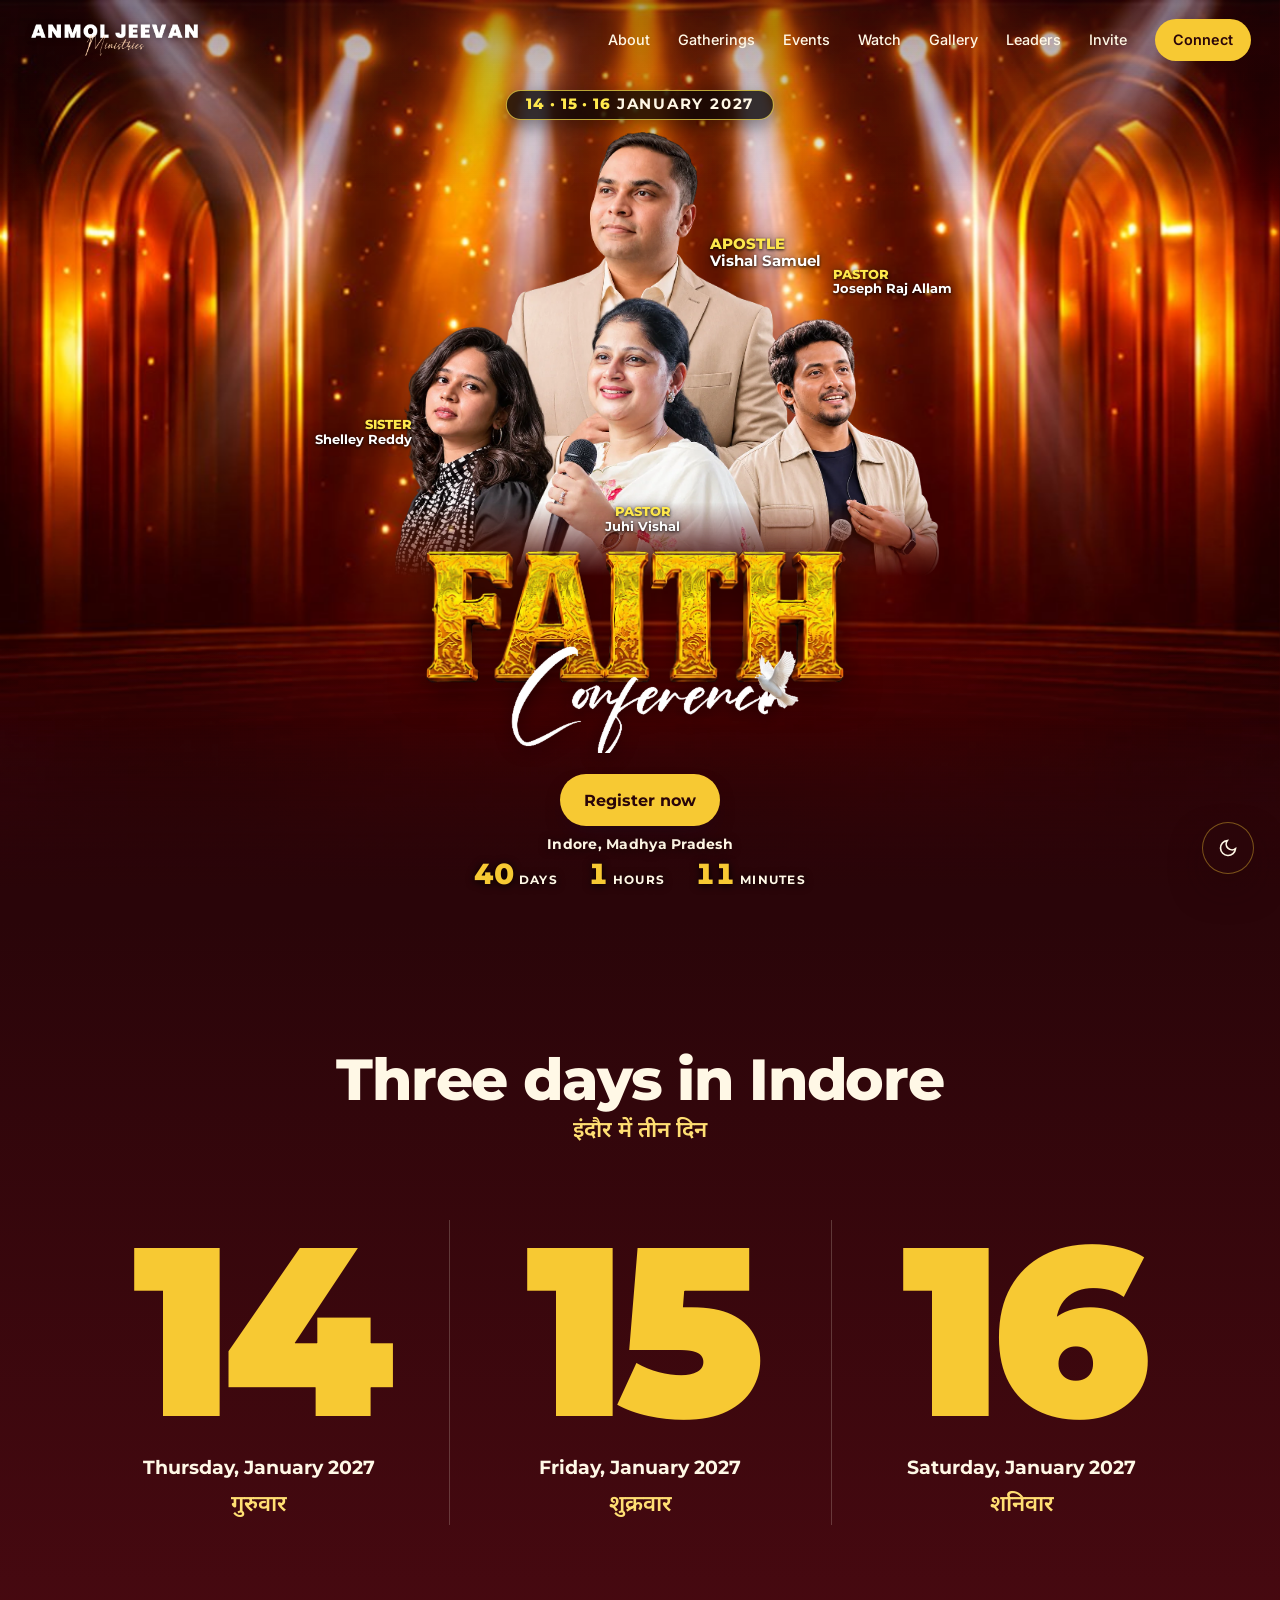
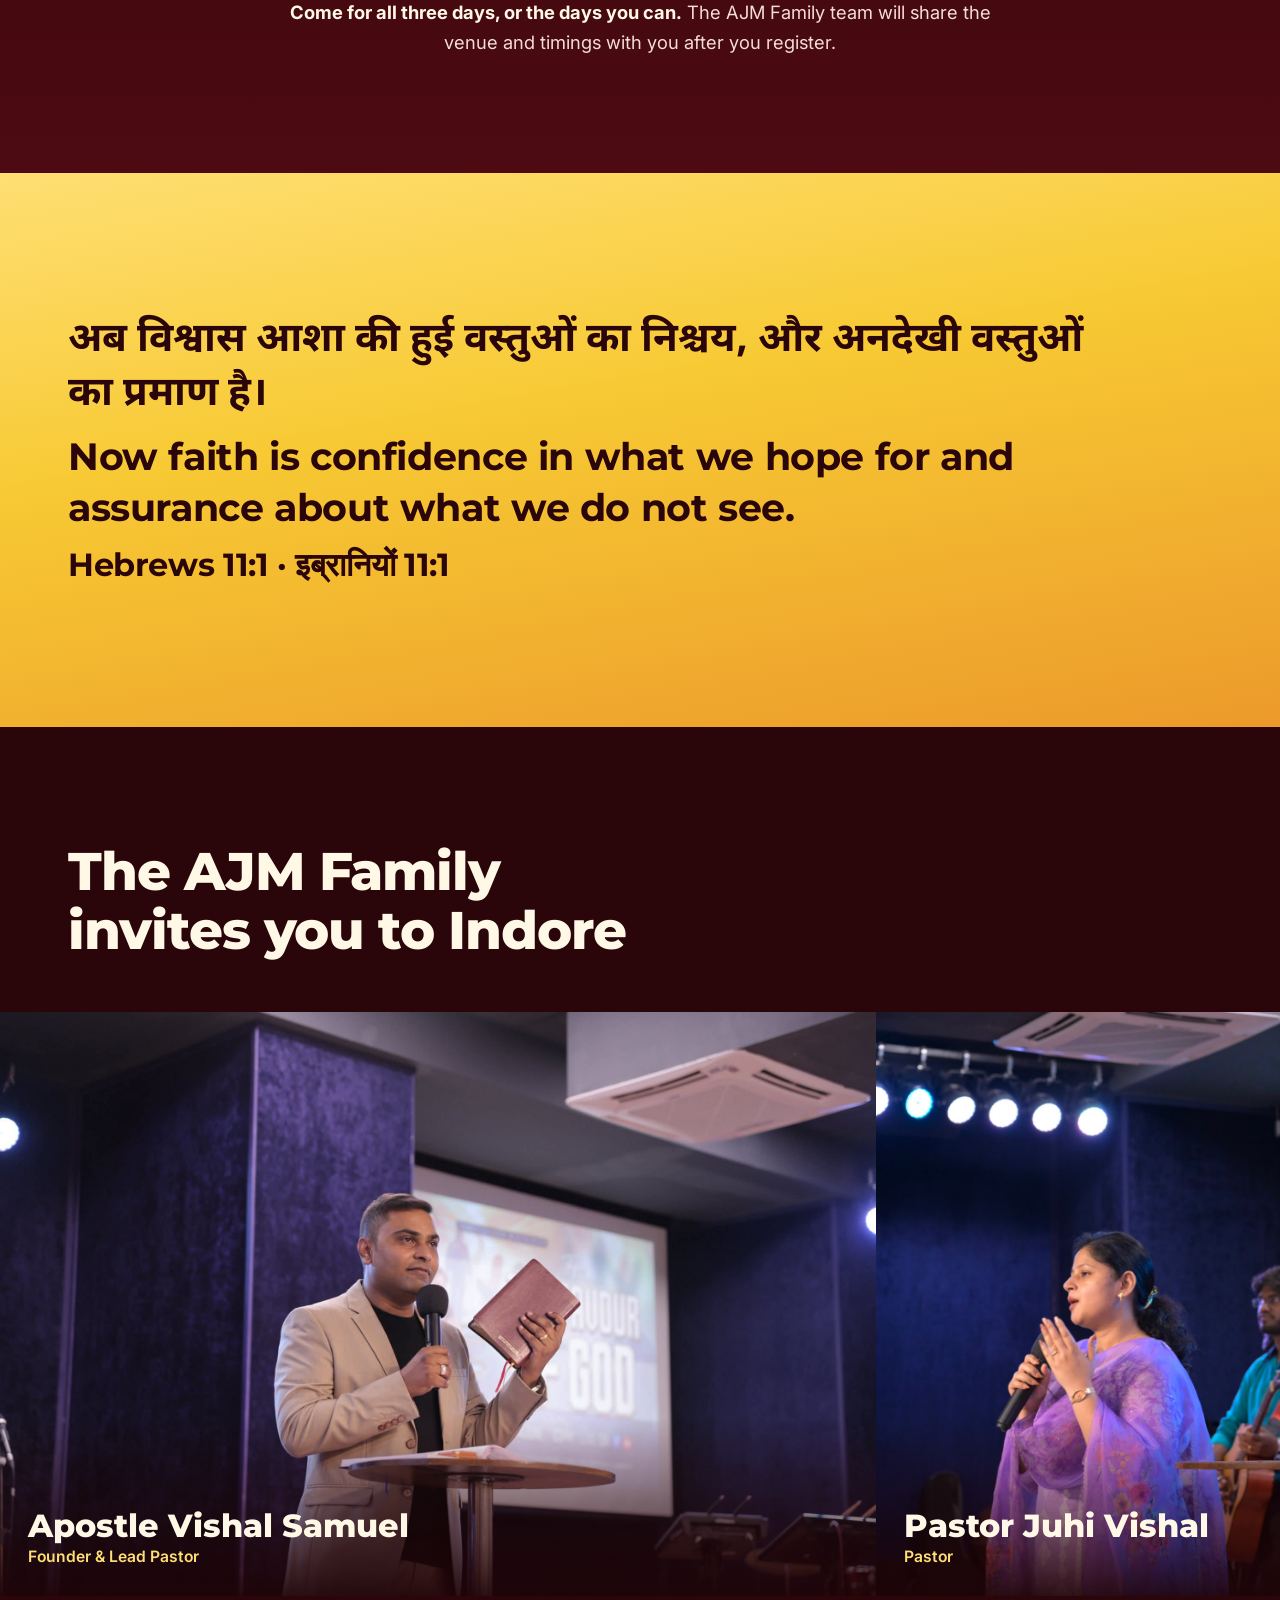
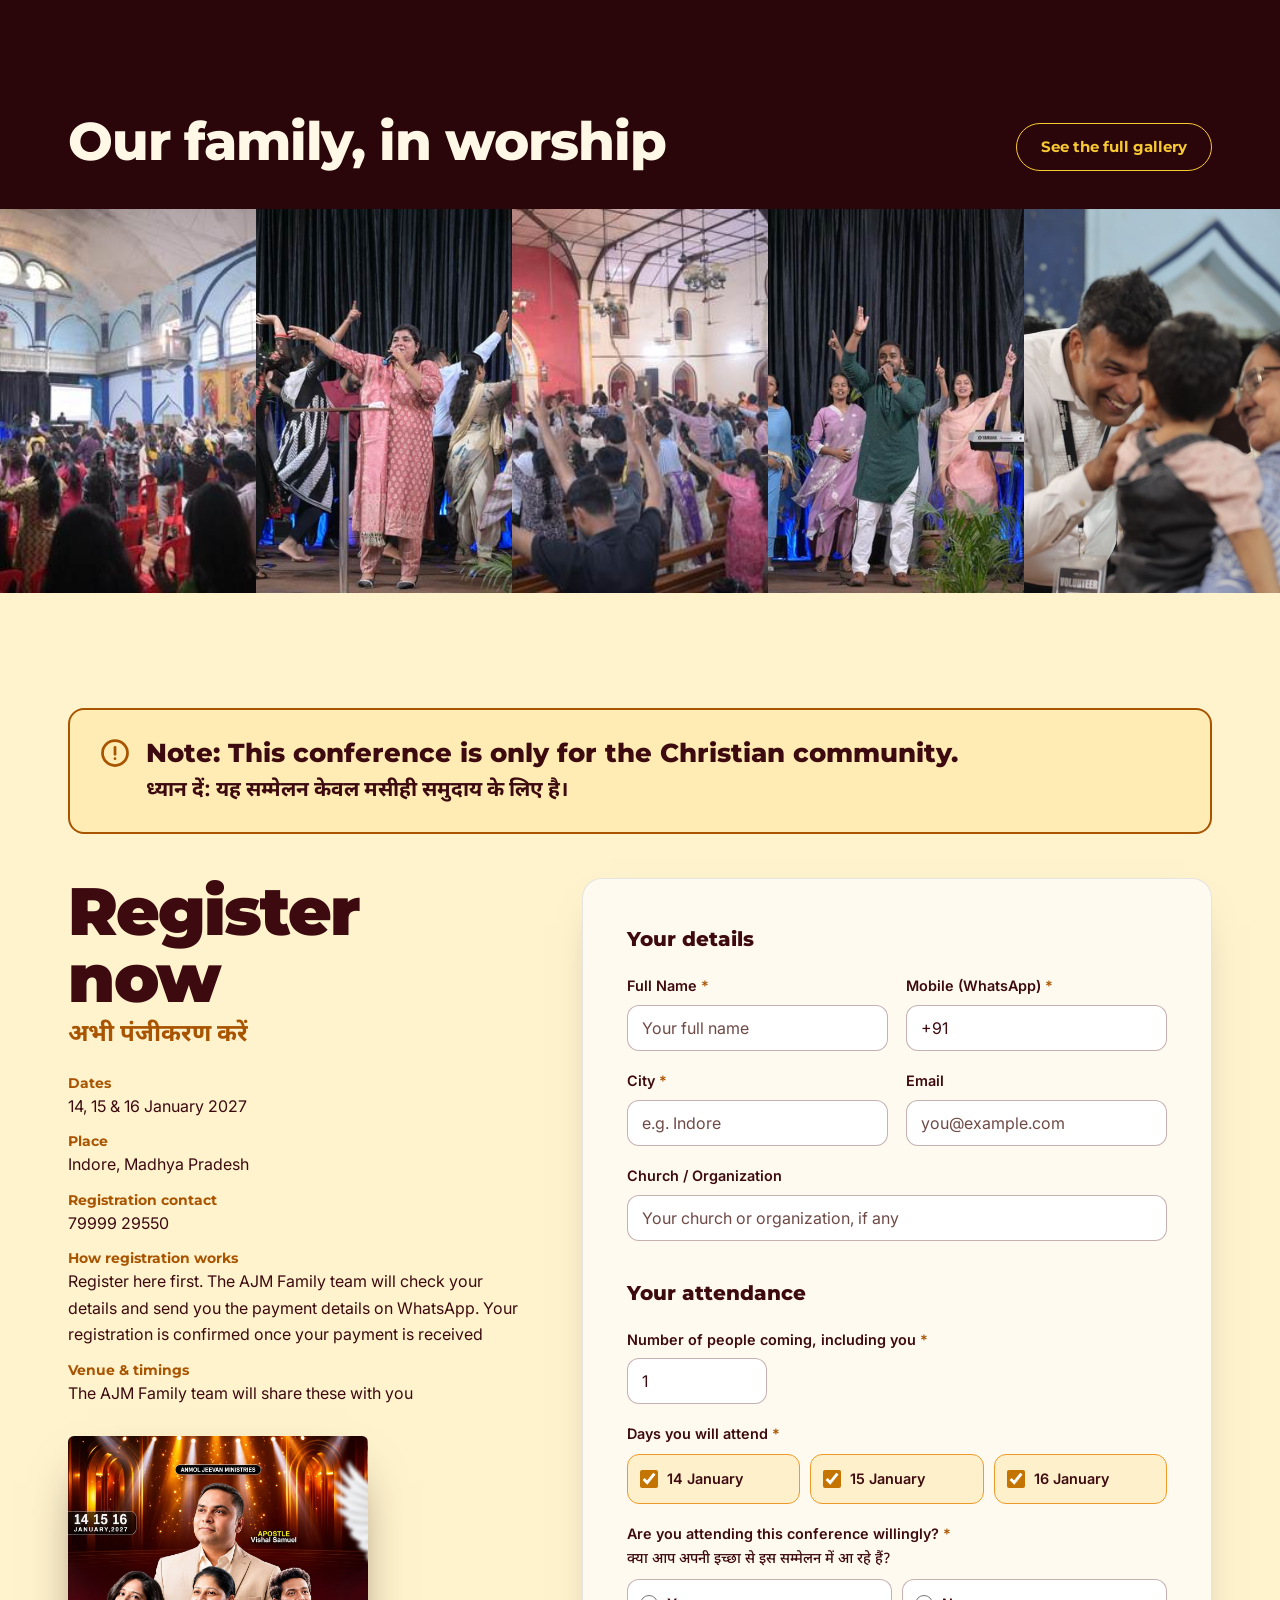
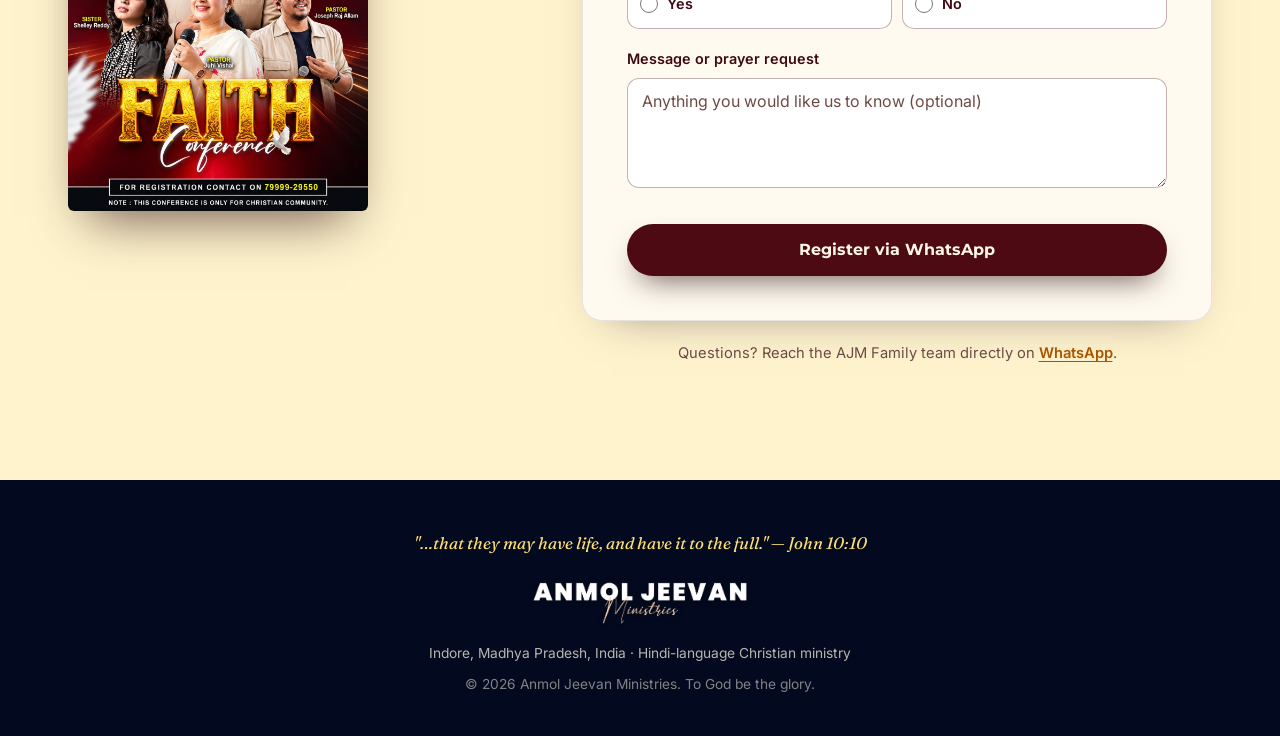
<file: faith-conference.html>
<!DOCTYPE html>
<html lang="en">
<head>
<meta charset="UTF-8">
<meta name="theme-color" content="#051233">
<script>(function(){document.documentElement.classList.add('js');try{var t=localStorage.getItem('ajm-theme');document.documentElement.setAttribute('data-theme',t||'light');}catch(e){}})();</script>
<meta name="viewport" content="width=device-width, initial-scale=1.0">
<title>Faith Conference 2027, Indore — Register | Anmol Jeevan Ministries</title>
<meta name="description" content="Register for the Faith Conference by Anmol Jeevan Ministries — 14, 15 and 16 January 2027 in Indore. Apostle Vishal Samuel, Pastor Juhi Vishal, Sister Shelley Reddy and Pastor Joseph Raj Allam.">
<meta name="keywords" content="Faith Conference, Faith Conference Indore, Anmol Jeevan Ministries, AJM, AJM Family, Apostle Vishal Samuel, Pastor Juhi Vishal, Indore church, Christian conference January 2027">
<meta name="robots" content="index, follow">
<link rel="canonical" href="https://ajmfamily.site/faith-conference.html">
<link rel="icon" type="image/svg+xml" href="/favicon.svg">
<link rel="apple-touch-icon" href="/apple-touch-icon.png">

<meta property="og:type" content="website">
<meta property="og:site_name" content="Anmol Jeevan Ministries">
<meta property="og:title" content="Faith Conference 2027, Indore — Register | Anmol Jeevan Ministries">
<meta property="og:description" content="Register for the Faith Conference by Anmol Jeevan Ministries — 14, 15 and 16 January 2027 in Indore. Apostle Vishal Samuel, Pastor Juhi Vishal, Sister Shelley Reddy and Pastor Joseph Raj Allam.">
<meta property="og:url" content="https://ajmfamily.site/faith-conference.html">
<meta property="og:image" content="https://ajmfamily.site/img/faith-conference-2027-flyer.jpg">
<meta property="og:image:width" content="1024">
<meta property="og:image:height" content="1536">
<meta property="og:locale" content="en_IN">
<meta property="og:locale:alternate" content="hi_IN">

<meta name="twitter:card" content="summary_large_image">
<meta name="twitter:title" content="Faith Conference 2027, Indore — Register | Anmol Jeevan Ministries">
<meta name="twitter:description" content="Register for the Faith Conference by Anmol Jeevan Ministries — 14, 15 and 16 January 2027 in Indore. Apostle Vishal Samuel, Pastor Juhi Vishal, Sister Shelley Reddy and Pastor Joseph Raj Allam.">
<meta name="twitter:image" content="https://ajmfamily.site/img/faith-conference-2027-flyer.jpg">

<script type="application/ld+json">
{
  "@context": "https://schema.org",
  "@type": "Event",
  "name": "Faith Conference",
  "description": "Register for the Faith Conference by Anmol Jeevan Ministries — 14, 15 and 16 January 2027 in Indore. Apostle Vishal Samuel, Pastor Juhi Vishal, Sister Shelley Reddy and Pastor Joseph Raj Allam.",
  "startDate": "2027-01-14",
  "endDate": "2027-01-16",
  "eventStatus": "https://schema.org/EventScheduled",
  "eventAttendanceMode": "https://schema.org/OfflineEventAttendanceMode",
  "image": "https://ajmfamily.site/img/faith-conference-2027-flyer.jpg",
  "url": "https://ajmfamily.site/faith-conference.html",
  "location": {
    "@type": "Place",
    "name": "Indore",
    "address": {
      "@type": "PostalAddress",
      "addressLocality": "Indore",
      "addressRegion": "Madhya Pradesh",
      "addressCountry": "IN"
    }
  },
  "organizer": {
    "@type": "Organization",
    "name": "Anmol Jeevan Ministries",
    "url": "https://ajmfamily.site/"
  }
}
</script>

<link rel="preconnect" href="https://fonts.googleapis.com">
<link rel="preconnect" href="https://fonts.gstatic.com" crossorigin>
<link href="https://fonts.googleapis.com/css2?family=Fraunces:ital,opsz,wght@1,9..144,400&family=Inter:wght@400;500;600;700&family=Montserrat:wght@600;700;800;900&family=Noto+Sans+Devanagari:wght@400;500;600;700;800&display=swap" rel="stylesheet">
<link rel="preload" as="image" href="img/faith-conference/speakers-group.webp">
<style>
  :root{
    --sky-0:#2a0509;
    --sky-1:#4d0a12;
    --sky-2:#7d1420;
    --sun:#f7c933;
    --sun-soft:#ffdf73;
    --amber:#ec9a2b;
    --ember:#8a3f0c;
    --cream:#fff8e6;
    --night:#2a0509;
    --night-2:#4d0a12;
    --gold:#f7c933;
    --gold-soft:#ffdf73;
    --ease-out:cubic-bezier(.16,1,.3,1);
    --ease-spring:cubic-bezier(.34,1.56,.64,1);
    --ease-smooth:cubic-bezier(.4,0,.2,1);
    --surface:#fff3cd;
    --surface-2:#fffaf0;
    --field:#ffffff;
    --on-surface:#3d0a10;
    --on-surface-muted:#6e4a46;
    --accent:#a85400;
    --hairline:rgba(77,10,18,.14);
    --hairline-2:rgba(77,10,18,.32);
    --nav-glass:rgba(255,248,230,.84);
    --nav-glass-brd:rgba(255,255,255,.6);
    color-scheme:light;
  }
  :root[data-theme="dark"]{
    --surface:#2a0509;
    --surface-2:#4a0d14;
    --field:#36070d;
    --on-surface:#fff4ef;
    --on-surface-muted:#e6c7c1;
    --accent:#ffdf73;
    --hairline:rgba(255,255,255,.14);
    --hairline-2:rgba(255,255,255,.34);
    --nav-glass:rgba(42,5,9,.82);
    --nav-glass-brd:rgba(255,255,255,.14);
    color-scheme:dark;
  }
  *{margin:0;padding:0;box-sizing:border-box}
  html{scroll-behavior:smooth;scrollbar-color:var(--amber) var(--sky-0)}
  @media(prefers-reduced-motion:reduce){
    *,*::before,*::after{animation-duration:.01ms!important;animation-delay:0s!important;animation-iteration-count:1!important;transition-duration:.01ms!important;scroll-behavior:auto!important}
  }
  ::selection{background:var(--sun);color:var(--sky-0)}
  :focus-visible{outline:3px solid var(--amber);outline-offset:3px}
  body{
    font-family:'Inter','Noto Sans Devanagari',sans-serif;
    background:var(--surface);
    color:var(--on-surface);
    line-height:1.65;
    -webkit-font-smoothing:antialiased;
    overflow-x:hidden;
    transition:background .4s,color .4s;
  }
  .dev{font-family:'Noto Sans Devanagari',sans-serif;letter-spacing:0}
  h1,h2,h3{font-family:'Montserrat','Noto Sans Devanagari',sans-serif;text-wrap:balance}
  a{color:inherit;text-decoration:none}
  .wrap{max-width:1200px;margin:0 auto;padding:0 28px}

  /* nav */
  nav{
    position:fixed;top:0;left:50%;transform:translateX(-50%);width:100%;z-index:50;
    display:flex;align-items:center;justify-content:space-between;padding:18px 28px;border-radius:0;
    transition:top .5s var(--ease-out),width .5s var(--ease-out),padding .5s var(--ease-out),
      border-radius .5s var(--ease-out),background .4s,box-shadow .4s,border-color .4s;
    border:1px solid transparent;
  }
  nav.scrolled{
    top:14px;width:min(92%,1080px);padding:10px 22px;border-radius:100px;
    background:var(--nav-glass);backdrop-filter:blur(20px) saturate(1.4);-webkit-backdrop-filter:blur(20px) saturate(1.4);
    box-shadow:0 10px 40px -12px rgba(30,3,6,.4);border-color:var(--nav-glass-brd);
  }
  .brand{display:flex;align-items:center;color:var(--cream);transition:color .4s}
  .brand-logo{height:36px;width:auto;filter:drop-shadow(0 1px 3px rgba(0,0,0,.4))}
  .brand-logo-lg{height:46px}
  nav .logo-dark{display:block}
  nav .logo-light{display:none}
  nav.scrolled .logo-dark{display:none}
  nav.scrolled .logo-light{display:block}
  :root[data-theme="dark"] nav.scrolled .logo-dark{display:block}
  :root[data-theme="dark"] nav.scrolled .logo-light{display:none}
  .navlinks{display:flex;gap:28px;align-items:center}
  .navlinks a{font-size:.9rem;font-weight:500;color:var(--cream);transition:color .3s}
  nav.scrolled .navlinks a{color:var(--on-surface)}
  .navlinks a:hover,nav.scrolled .navlinks a:hover{color:var(--accent)}
  nav:not(.scrolled) .navlinks a:hover{color:var(--sun)}
  .navlinks .btn,nav.scrolled .navlinks .btn{background:var(--sun);color:var(--sky-0);padding:9px 18px;border-radius:100px;font-weight:600;
    transition:background .3s var(--ease-smooth),transform .3s var(--ease-spring)}
  .navlinks .btn:hover,nav.scrolled .navlinks .btn:hover,nav:not(.scrolled) .navlinks .btn:hover{background:var(--sun-soft);color:var(--sky-0);transform:translateY(-2px)}
  .menutoggle{display:none;background:none;border:0;cursor:pointer;color:var(--cream)}
  nav.scrolled .menutoggle{color:var(--on-surface)}

  /* floating theme toggle */
  .theme-fab{
    position:fixed;bottom:26px;right:26px;z-index:70;
    display:flex;align-items:center;justify-content:center;
    width:52px;height:52px;border-radius:50%;
    background:var(--sky-0);color:var(--cream);
    border:1px solid rgba(247,201,51,.4);
    box-shadow:0 16px 40px -10px rgba(30,3,6,.6);
    cursor:pointer;
    transition:opacity .5s var(--ease-out),transform .3s var(--ease-spring),background .3s,bottom .4s var(--ease-out);
  }
  .theme-fab.hide{opacity:0;transform:translateY(16px) scale(.9);pointer-events:none}
  .theme-fab:hover{transform:scale(1.08);background:var(--sky-1)}
  .theme-fab svg{width:20px;height:20px}
  .theme-fab .icon-sun{display:none}
  .theme-fab .icon-moon{display:block}
  :root[data-theme="dark"] .theme-fab .icon-sun{display:block}
  :root[data-theme="dark"] .theme-fab .icon-moon{display:none}

  /* hero: the flyer, rebuilt from its layers on its own stage */
  .fc-hero{position:relative;min-height:100svh;overflow:hidden;color:var(--cream);isolation:isolate;display:flex;flex-direction:column;background:#3a060b}
  .fc-hero-land{position:absolute;inset:0;z-index:-1;will-change:transform}
  .fc-hero-land i{position:absolute;inset:0;display:block;background:url(img/faith-conference/stage.jpg) center top/cover no-repeat;animation:landRise 1.4s var(--ease-out) both}
  .fc-hero-land::after{content:"";position:absolute;inset:0;background:linear-gradient(180deg,rgba(42,5,9,.4) 0,transparent 22%,transparent 70%,var(--sky-0) 100%)}
  .fc-hero::after{content:"";position:absolute;left:0;right:0;bottom:0;height:22%;z-index:-1;pointer-events:none;background:linear-gradient(180deg,transparent,var(--sky-0) 85%)}
  @keyframes landRise{from{transform:scale(1.09);opacity:.3}to{transform:none;opacity:1}}
  .fc-hero-inner{flex:1;display:flex;flex-direction:column;align-items:center;justify-content:center;text-align:center;padding:clamp(76px,10svh,96px) 16px 66px;will-change:transform}
  .fc-stage{position:relative;container-type:inline-size;width:min(100%,calc((100svh - 230px)*.959),920px);aspect-ratio:1122/1170;text-align:left}
  .fc-stage>*{position:absolute;margin:0}
  .fc-group{inset:0;width:100%;height:100%}
  .fc-chip{left:50%;top:0;transform:translateX(-50%);white-space:nowrap;padding:.8cqw 3cqw;border:1px solid rgba(255,233,77,.7);border-radius:100px;background:rgba(10,4,4,.78);
    font:700 max(12px,2.3cqw)/1.2 'Montserrat',sans-serif;letter-spacing:.12em;text-transform:uppercase;box-shadow:0 6px 18px rgba(0,0,0,.4)}
  .fc-chip b{font-weight:800;color:#ffe94d;letter-spacing:.06em}
  .fc-tag{white-space:nowrap;font:700 max(11px,2cqw)/1.15 'Montserrat',sans-serif;color:#fff;text-shadow:0 1px 3px rgba(0,0,0,.9),0 0 12px rgba(0,0,0,.5)}
  .fc-tag b{display:block;font-weight:800;color:#ffe94d;text-transform:uppercase}
  .fc-tag-vishal{left:60.9%;top:21.8%;font-size:max(12px,2.3cqw)}
  .fc-tag-shelley{right:85.6%;top:49%;text-align:right}
  .fc-tag-joseph{left:80%;top:26.5%}
  .fc-tag-juhi{left:50.4%;top:62%;transform:translateX(-50%);text-align:center}
  .fc-name{inset:68.8% 0 0;line-height:0}
  .fc-name img{position:absolute;height:auto;display:block}
  .fc-faith{left:16.6%;top:0;width:65.1%;filter:drop-shadow(0 8px 18px rgba(0,0,0,.55))}
  .fc-script{left:29.9%;top:45.6%;width:42.8%;filter:drop-shadow(0 3px 8px rgba(0,0,0,.5))}
  .fc-dove{left:67.7%;top:47.2%;width:7%}
  @media(max-width:940px){.fc-tag-shelley{right:auto;left:1.5%;top:28%;text-align:left}.fc-tag-joseph{left:auto;right:1.5%;top:26%;text-align:right}.fc-tag-vishal{left:66%;top:14%}}
  .fc-art-text{display:none;text-shadow:0 2px 12px rgba(30,3,6,.8)}
  img.fc-art.art-failed{display:none}
  img.fc-art.art-failed+.fc-art-text{display:block}
  .fc-title-text{font:900 clamp(3rem,7.4vw,6rem)/1.02 'Montserrat',sans-serif;letter-spacing:-.03em;color:var(--cream);margin:clamp(14px,3svh,30px) 0}
  .fc-hero-cta{margin-top:clamp(8px,1.6svh,18px);display:flex;flex-direction:column;align-items:center;gap:10px}
  .fc-where{font:700 .86rem/1.3 'Montserrat',sans-serif;letter-spacing:.02em;color:var(--cream);text-shadow:0 1px 8px rgba(30,3,6,.9)}
  .fc-stage,.fc-hero-cta{animation:riseIn 1s var(--ease-out) both}
  .fc-stage{animation-delay:.1s}
  .fc-hero-cta{animation-delay:.36s}
  @keyframes riseIn{from{opacity:0;transform:translateY(26px)}to{opacity:1;transform:none}}
  .fc-countdown{position:absolute;left:0;right:0;bottom:16px;display:flex;justify-content:center;align-items:baseline;gap:clamp(14px,2.4vw,30px);
    font:700 .78rem/1 'Montserrat',sans-serif;letter-spacing:.1em;text-transform:uppercase;color:var(--cream);text-shadow:0 1px 8px #000;padding:0 16px}
  html:not(.js) .fc-countdown{display:none}
  @media(min-width:861px){.fc-countdown{padding:0 16px}}
  @media(min-width:861px) and (min-height:661px){.fc-countdown{bottom:auto;top:calc(100svh - 40px)}}
  .fc-countdown b{font-size:clamp(1.3rem,2.4vw,1.8rem);font-weight:800;letter-spacing:0;margin-right:5px;color:var(--sun);font-variant-numeric:tabular-nums}
  .fc-countdown[hidden]{display:none}

  .btn-lg{padding:15px 34px;border-radius:100px;font-weight:700;font-size:1.02rem;display:inline-flex;align-items:center;justify-content:center;
    font-family:'Montserrat',sans-serif;
    transition:box-shadow .45s var(--ease-out),background .3s var(--ease-smooth),transform .45s var(--ease-spring);cursor:pointer;border:0}
  .jsmag{transition:box-shadow .45s var(--ease-out),background .3s var(--ease-smooth)!important}
  .btn-gold{background:var(--sun);color:var(--sky-0);box-shadow:0 12px 32px -8px rgba(30,3,6,.7)}
  .btn-gold:hover{background:var(--sun-soft);box-shadow:0 18px 40px -8px rgba(30,3,6,.8)}
  .btn-gold:not(.jsmag):hover{transform:translateY(-3px) scale(1.02)}

  /* reveals only hide content once the script is known to be running */
  .js .reveal{opacity:0;transform:translateY(34px);transition:opacity 1s var(--ease-out),transform 1s var(--ease-out)}
  .js .reveal.in{opacity:1;transform:none}

  /* three days */
  .fc-days-band{position:relative;background:linear-gradient(180deg,var(--sky-0) 0,var(--sky-1) 100%);color:var(--cream);padding:clamp(80px,10vw,136px) 0 clamp(70px,9vw,120px);text-align:center}
  .fc-days-band h2{font-size:clamp(2rem,5vw,3.6rem);font-weight:800;line-height:1.1;letter-spacing:-.02em}
  .fc-days-band .dev{display:block;margin-top:8px;font-weight:600;font-size:clamp(1.05rem,2vw,1.4rem);color:var(--sun-soft)}
  .fc-three{list-style:none;display:grid;grid-template-columns:repeat(3,1fr);margin-top:clamp(40px,6vw,76px)}
  .fc-three li{padding:0 8px;border-left:1px solid rgba(255,248,230,.2)}
  .fc-three li:first-child{border-left:0}
  .fc-three li:nth-child(2){transition-delay:.12s}
  .fc-three li:nth-child(3){transition-delay:.24s}
  .fc-three b{display:block;font:900 clamp(5rem,19vw,15rem)/.92 'Montserrat',sans-serif;letter-spacing:-.04em;color:var(--sun)}
  .fc-three span{display:block;margin-top:14px;font:700 clamp(.84rem,1.7vw,1.2rem)/1.3 'Montserrat',sans-serif}
  .fc-three small{display:block;margin-top:2px;font-size:clamp(.82rem,1.4vw,1rem);color:#f0cfc9}
  .fc-place{margin-top:clamp(44px,6vw,72px);font-size:clamp(1rem,1.6vw,1.15rem);color:#f5dcd6;max-width:62ch;margin-inline:auto}
  .fc-place strong{color:var(--cream)}

  /* theme: the sunrise itself */
  .fc-theme{position:relative;background:linear-gradient(170deg,var(--sun-soft) 0,var(--sun) 42%,var(--amber) 100%);color:var(--sky-0);padding:clamp(84px,11vw,150px) 0}
  .fc-theme h2{font-size:clamp(2.7rem,9.4vw,7.4rem);font-weight:900;line-height:.98;letter-spacing:-.035em}
  .fc-theme h2 span{display:block}
  .fc-theme h2 span+span{color:#5f2300}
  .fc-theme-hi{margin-top:18px;font-weight:700;font-size:clamp(1.2rem,2.6vw,1.9rem);color:var(--sky-1)}
  .fc-verse{max-width:40ch;font:700 clamp(1.4rem,3vw,2.6rem)/1.35 'Montserrat',sans-serif;letter-spacing:-.01em;color:var(--sky-0)}
  .fc-verse p+p{margin-top:8px}
  .fc-verse .dev{font-family:'Noto Sans Devanagari',sans-serif;font-weight:700;font-size:1.05em}
  .fc-verse cite{display:block;margin-top:10px;font:700 .84em/1.3 'Montserrat',sans-serif;font-style:normal}

  /* leaders */
  .fc-leaders{background:var(--sky-0);color:var(--cream)}
  .wrap.fc-leaders-head{padding-top:clamp(72px,9vw,120px);padding-bottom:clamp(36px,4vw,52px)}
  .fc-leaders h2{font-size:clamp(1.9rem,4.4vw,3.3rem);font-weight:800;line-height:1.12;letter-spacing:-.02em;max-width:20ch}
  .fc-leader-grid{display:grid;grid-template-columns:3fr 2fr}
  .fc-leader{position:relative;height:clamp(420px,52vw,720px);overflow:hidden}
  .fc-leader img{width:100%;height:100%;object-fit:cover;display:block}
  .fc-leader:first-child img{object-position:34% 30%}
  .fc-leader:last-child img{object-position:50% 34%}
  .fc-leader figcaption{position:absolute;left:0;right:0;bottom:0;padding:90px 28px 26px;background:linear-gradient(180deg,transparent,rgba(30,3,6,.92))}
  .fc-leader h3{font-size:clamp(1.3rem,2.5vw,2rem);font-weight:800;line-height:1.15}
  .fc-leader p{color:var(--sun-soft);font-weight:600;font-size:.98rem}

  /* photos */
  .fc-photos{background:var(--sky-0);color:var(--cream);padding:clamp(72px,9vw,120px) 0 0}
  .fc-photos-head{display:flex;justify-content:space-between;align-items:flex-end;gap:24px;flex-wrap:wrap;margin-bottom:clamp(26px,3vw,38px)}
  .fc-photos h2{font-size:clamp(1.9rem,4.4vw,3.3rem);font-weight:800;line-height:1.12;letter-spacing:-.02em}
  .fc-photos-head a{display:inline-flex;align-items:center;min-height:48px;padding:10px 24px;border:1px solid var(--sun);border-radius:100px;font:700 .95rem/1.4 'Montserrat',sans-serif;color:var(--sun);text-decoration:none;transition:background .25s,color .25s}
  .fc-photos-head a:hover{background:var(--sun);color:var(--sky-0)}
  .fc-strip{display:flex;overflow-x:auto;scroll-snap-type:x proximity;scrollbar-width:none}
  .fc-strip::-webkit-scrollbar{display:none}
  .fc-strip img{flex:1 0 clamp(250px,20vw,420px);width:0;height:clamp(300px,30vw,440px);object-fit:cover;scroll-snap-align:start;display:block}

  /* register */
  .fc-register{padding:clamp(76px,9vw,124px) 0;scroll-margin-top:60px}
  .fc-layout{display:grid;grid-template-columns:minmax(0,5fr) minmax(0,7fr);gap:clamp(32px,5vw,72px);align-items:start}
  .fc-side{position:sticky;top:96px}
  .fc-side h2{font-size:clamp(2.4rem,5.4vw,4.2rem);font-weight:900;line-height:1;letter-spacing:-.03em}
  .fc-side .dev{display:block;margin-top:10px;font-weight:700;font-size:clamp(1.15rem,2vw,1.5rem);color:var(--accent)}
  .fc-facts{list-style:none;margin-top:26px;display:flex;flex-direction:column;gap:12px;font-size:1rem}
  .fc-facts b{display:block;font:700 .9rem/1.4 'Montserrat',sans-serif;color:var(--accent)}
  .fc-poster{display:block;width:min(100%,300px);height:auto;margin-top:30px;border-radius:6px;box-shadow:0 26px 50px -20px rgba(30,3,6,.65)}
  .fc-main .invite-form{scroll-margin-top:84px}
  .invite-form{display:flex;flex-direction:column;gap:clamp(26px,3vw,36px);background:var(--surface-2);border-radius:18px;padding:clamp(24px,3.6vw,44px);
    box-shadow:0 34px 70px -34px rgba(30,3,6,.55)}
  .invite-panel h3{font-size:1.25rem;font-weight:800;margin-bottom:18px}
  .invite-panel .field-row{display:grid;grid-template-columns:1fr 1fr;gap:18px;margin-bottom:18px}
  .invite-panel .field{display:flex;flex-direction:column;gap:7px;margin-bottom:18px}
  .invite-panel .field:last-child{margin-bottom:0}
  .invite-panel .field-row .field{margin-bottom:0}
  .invite-panel label,.fc-days legend,.fc-willing legend{font-size:.9rem;font-weight:600;color:var(--on-surface)}
  .req{color:var(--accent)}
  .invite-panel input,.invite-panel textarea{
    background:var(--field);border:1px solid var(--hairline-2);border-radius:10px;padding:12px 14px;caret-color:var(--accent);
    color:var(--on-surface);font-family:'Inter',sans-serif;font-size:1rem;transition:border-color .3s,box-shadow .3s}
  .invite-panel input::placeholder,.invite-panel textarea::placeholder{color:var(--on-surface-muted)}
  .invite-panel input:focus,.invite-panel textarea:focus{outline:none;border-color:var(--amber);box-shadow:0 0 0 3px rgba(236,154,43,.3)}
  .invite-panel textarea{resize:vertical;min-height:110px}
  .fc-days{display:grid;grid-template-columns:repeat(3,1fr);gap:10px;border:0}
  .fc-willing{display:grid;grid-template-columns:repeat(2,1fr);gap:10px;border:0}
  .fc-days legend,.fc-willing legend{margin-bottom:8px}
  .fc-willing .dev{display:block;margin-top:2px;font-weight:500;font-family:'Noto Sans Devanagari',sans-serif}
  .fc-days label,.fc-willing label{display:flex;align-items:center;gap:9px;background:var(--field);border:1px solid var(--hairline-2);border-radius:10px;padding:12px;font-weight:600;cursor:pointer;transition:border-color .25s,background .25s}
  .fc-days label:has(input:checked),.fc-willing label:has(input:checked){border-color:var(--amber);background:rgba(247,201,51,.2)}
  .fc-days input,.fc-willing input{width:18px;height:18px;padding:0;accent-color:#c47400;flex:none}
  .fc-error{color:#b3261e;font-size:.86rem;font-weight:600;margin-top:8px}
  :root[data-theme="dark"] .fc-error{color:#ffb4a8}
  .invite-submit-row .btn-lg{width:100%}
  .invite-submit-row .btn-gold{background:var(--sky-1);color:var(--cream);box-shadow:0 14px 30px -12px rgba(30,3,6,.7)}
  .invite-submit-row .btn-gold:hover{background:var(--sky-2)}
  :root[data-theme="dark"] .invite-submit-row .btn-gold{background:var(--sun);color:var(--sky-0)}
  :root[data-theme="dark"] .invite-submit-row .btn-gold:hover{background:var(--sun-soft)}
  .invite-note{margin-top:20px;text-align:center;color:var(--on-surface-muted);font-size:.92rem}
  .invite-note a{color:var(--accent);font-weight:600;text-decoration:underline;text-underline-offset:3px}
  .invite-success{scroll-margin-top:88px;text-align:center;display:none;background:var(--surface-2);border-radius:18px;padding:clamp(32px,4vw,52px) clamp(22px,4vw,44px);box-shadow:0 34px 70px -34px rgba(30,3,6,.55)}
  .invite-success .check{width:68px;height:68px;border-radius:50%;background:var(--sun);display:flex;align-items:center;justify-content:center;color:var(--sky-0);margin:0 auto 20px}
  .invite-success .check svg{width:32px;height:32px}
  .invite-success h3{font:800 clamp(1.5rem,3vw,2rem)/1.2 'Montserrat','Noto Sans Devanagari',sans-serif;margin-bottom:12px}
  .invite-success p{color:var(--on-surface-muted);margin-bottom:24px}
  .invite-success .fc-pending{color:var(--on-surface);font-weight:700;font-size:1.1rem;margin-bottom:14px}
  .fc-wa-btn{display:inline-flex;margin-bottom:14px}
  .invite-again-btn{background:none;border:1.5px solid var(--hairline-2);color:var(--on-surface);padding:13px 26px;border-radius:100px;font-weight:600;font-size:.92rem;cursor:pointer;font-family:inherit}
  .invite-again-btn:hover{border-color:var(--accent);color:var(--accent)}
  .fc-next{list-style:none;counter-reset:step;max-width:420px;margin:0 auto 26px;text-align:left;display:grid;gap:12px}
  .fc-next li{counter-increment:step;position:relative;padding-left:44px;color:var(--on-surface);line-height:1.5}
  .fc-next li::before{content:counter(step);position:absolute;left:0;top:-2px;width:30px;height:30px;border-radius:50%;background:var(--sun);color:var(--sky-0);font:800 .95rem/30px 'Montserrat',sans-serif;text-align:center}
  .fc-closed{display:none}
  .fc-over .fc-open-only{display:none!important}
  .fc-closed-only{display:none}
  .fc-over .fc-closed-only{display:revert}

  /* who the conference is for */
  .fc-notice{display:flex;gap:16px;align-items:flex-start;margin-bottom:clamp(28px,4vw,44px);padding:clamp(18px,2.4vw,26px) clamp(18px,3vw,30px);border:2px solid var(--accent);border-radius:16px;background:rgba(247,201,51,.16)}
  :root[data-theme="dark"] .fc-notice{background:rgba(255,223,115,.08)}
  .fc-notice svg{flex:none;width:30px;height:30px;color:var(--accent);margin-top:2px}
  .fc-notice p{margin:0;font:800 clamp(1.2rem,2.4vw,1.6rem)/1.3 'Montserrat',sans-serif;color:var(--on-surface)}
  .fc-notice p+p{margin-top:6px;font:700 clamp(1.05rem,2vw,1.3rem)/1.5 'Noto Sans Devanagari',sans-serif}

  /* phone register bar */
  .fc-sticky{display:none}

  footer{background:#030a1f;color:rgba(255,248,230,.72);padding:50px 0 40px;text-align:center}
  footer .brand{justify-content:center;color:var(--cream);margin-bottom:14px}
  footer p{font-size:.86rem}
  footer .verse-sm{font-family:'Fraunces',serif;font-style:italic;color:var(--sun-soft);margin-bottom:22px;font-size:1.05rem}

  @media(max-width:860px){
    .navlinks{position:fixed;inset:0 0 auto 0;top:0;flex-direction:column;background:var(--sky-0);
      padding:90px 28px 34px;gap:22px;transform:translateY(-100%);transition:transform .4s;box-shadow:0 20px 40px rgba(0,0,0,.3)}
    .navlinks{visibility:hidden;transition:transform .4s,visibility 0s .4s}
    .navlinks.open{transform:translateY(0);visibility:visible;transition:transform .4s,visibility 0s}
    nav:has(.navlinks.open){top:0;width:100%;padding:18px 28px;border-radius:0;background:none;backdrop-filter:none;-webkit-backdrop-filter:none;box-shadow:none;border:0}
    nav:has(.navlinks.open) .menutoggle{color:var(--cream)}
    .navlinks a{color:var(--cream)!important;font-size:1.1rem}
    .navlinks .btn{color:var(--sky-0)!important}
    .menutoggle{display:flex;align-items:center;justify-content:center;width:44px;height:44px;margin-right:-9px;z-index:60}
    .wrap{padding:0 20px}
    .fc-hero-inner{padding:clamp(70px,10svh,92px) 0 58px}
    .fc-stage{width:min(100%,calc((100svh - 210px)*.959))}
    .fc-hero-cta{margin-top:18px;padding:0 16px}
    .fc-countdown{gap:14px;letter-spacing:.04em}
    .fc-three b{font-size:clamp(4.4rem,25vw,9rem)}
    .fc-three small{font-size:.86rem}
    .fc-leader-grid{grid-template-columns:1fr}
    .fc-leader{height:auto;aspect-ratio:4/4.2}
    .fc-layout{grid-template-columns:1fr}
    .fc-side{position:static}
    .fc-poster{display:none}
    .invite-panel .field-row{grid-template-columns:1fr}
    .fc-days{grid-template-columns:1fr}
    .theme-fab{right:16px;bottom:58px;width:44px;height:44px}
    body.past-hero .theme-fab{bottom:16px}
    .theme-fab svg{width:18px;height:18px}
    body.sticky-on .theme-fab{bottom:82px}
    .fc-sticky{display:flex;position:fixed;left:12px;right:12px;bottom:12px;z-index:65;align-items:center;justify-content:center;gap:6px;min-height:54px;border-radius:100px;
      background:var(--sun);color:var(--sky-0);font:800 1rem/1 'Montserrat',sans-serif;box-shadow:0 14px 34px -8px rgba(30,3,6,.75);
      transform:translateY(90px);opacity:0;pointer-events:none;transition:transform .5s var(--ease-out),opacity .3s}
    .fc-sticky.on{transform:none;opacity:1;pointer-events:auto}
    .fc-sticky .dev{font-weight:700}
  }
  @media(max-width:860px) and (max-height:500px) and (orientation:landscape){
    .fc-hero-inner{padding:58px 4vw 46px}
    .fc-stage{width:calc((100svh - 150px)*.959)}
    .fc-hero-cta{margin-top:4px;padding-top:0}
    .fc-hero-cta .btn-lg{padding:10px 26px;font-size:.92rem}
    .fc-where{display:none}
    .fc-countdown{padding:0 16px}
    .theme-fab,body.past-hero .theme-fab{bottom:16px}
  }
  @media(min-width:1800px){
    .fc-hero-cta .btn-lg{padding:20px 46px;font-size:1.25rem}
    .fc-where{font-size:1.05rem}
    .fc-countdown{font-size:.95rem}
    .fc-countdown b{font-size:2.2rem}
  }
  nav.scrolled .brand-logo{filter:none}
  .invite-success:focus{outline:none}
</style>
<link rel="stylesheet" href="css/family.css">
</head>
<body>

<nav id="nav">
  <a class="brand" href="index.html" aria-label="Anmol Jeevan Ministries">
    <img class="brand-logo logo-dark" src="img/logo.png" alt="Anmol Jeevan Ministries">
    <img class="brand-logo logo-light" src="img/logo-light.png" alt="Anmol Jeevan Ministries">
  </a>
  <button class="menutoggle" id="menutoggle" aria-label="Menu" aria-expanded="false" aria-controls="navlinks">
    <svg width="26" height="26" viewBox="0 0 24 24" fill="none" stroke="currentColor" stroke-width="2"><line x1="3" y1="7" x2="21" y2="7"/><line x1="3" y1="12" x2="21" y2="12"/><line x1="3" y1="17" x2="21" y2="17"/></svg>
  </button>
  <div class="navlinks" id="navlinks">
    <a class="nav-full-link" href="index.html#about">About</a>
    <a class="nav-full-link" href="index.html#service">Gatherings</a>
    <a class="nav-full-link" href="events.html">Events</a>
    <a class="nav-full-link" href="index.html#watch">Watch</a>
    <a class="nav-full-link" href="gallery.html">Gallery</a>
    <a class="nav-full-link" href="index.html#leaders">Leaders</a>
    <a class="nav-full-link" href="invite.html">Invite</a>
    <a class="nav-full-link btn" href="index.html#connect">Connect</a>
    <div class="nav-mobile-primary">
      <a href="events.html#visit">Visit</a>
      <a href="events.html">Events</a>
      <a href="prayer.html">Prayer</a>
      <a href="index.html#watch">Watch</a>
      <a href="index.html#about">About</a>
    </div>
    <details class="nav-mobile-more">
      <summary>More from AJM</summary>
      <div>
        <a href="gallery.html">Gallery</a>
        <a href="index.html#leaders">Leaders</a>
        <a href="invite.html">Invite</a>
        <a href="index.html#connect">Connect</a>
      </div>
    </details>
  </div>
</nav>

<main id="main">
<header class="fc-hero" id="fcHero">
  <div class="fc-hero-land" id="fcHeroLand"><i></i></div>
  <div class="fc-hero-inner" id="fcHeroInner">
    <div class="fc-stage">
      <img class="fc-group" src="img/faith-conference/speakers-group.webp" alt="Apostle Vishal Samuel, Pastor Juhi Vishal, Sister Shelley Reddy and Pastor Joseph Raj Allam" width="1683" height="1755" fetchpriority="high">
      <p class="fc-chip"><b>14 · 15 · 16</b> January 2027</p>
      <p class="fc-tag fc-tag-vishal"><b>Apostle</b>Vishal Samuel</p>
      <p class="fc-tag fc-tag-shelley"><b>Sister</b>Shelley Reddy</p>
      <p class="fc-tag fc-tag-joseph"><b>Pastor</b>Joseph Raj Allam</p>
      <p class="fc-tag fc-tag-juhi"><b>Pastor</b>Juhi Vishal</p>
      <h1 class="fc-name"><img class="fc-faith" src="img/faith-conference/faith-title.webp" alt="Faith" width="853" height="269"><img class="fc-script" src="img/faith-conference/conference-script.webp" alt="Conference" width="437" height="170"><img class="fc-dove" src="img/faith-conference/dove.webp" alt="" width="308" height="408"></h1>
    </div>
    <div class="fc-hero-cta" id="fcHeroCta">
      <a href="#fcForm" class="btn-lg btn-gold magnetic">Register now</a>
      <span class="fc-where">Indore, Madhya Pradesh</span>
    </div>
  </div>
  <div class="fc-countdown fc-open-only" id="fcCountdown" role="timer" aria-label="Time until the conference begins">
    <span><b id="cdDays">0</b>days</span><span><b id="cdHours">0</b>hours</span><span><b id="cdMins">0</b>minutes</span>
  </div>
</header>

<section class="fc-days-band">
  <div class="wrap">
    <h2 class="reveal">Three days in Indore <span class="dev" lang="hi">इंदौर में तीन दिन</span></h2>
    <ol class="fc-three">
      <li class="reveal"><b>14</b><span>Thursday, January 2027</span><small class="dev" lang="hi">गुरुवार</small></li>
      <li class="reveal"><b>15</b><span>Friday, January 2027</span><small class="dev" lang="hi">शुक्रवार</small></li>
      <li class="reveal"><b>16</b><span>Saturday, January 2027</span><small class="dev" lang="hi">शनिवार</small></li>
    </ol>
    <p class="fc-place reveal fc-closed-only">The Faith Conference was held in Indore on 14, 15 and 16 January 2027.</p>
    <p class="fc-place reveal fc-open-only"><strong>Come for all three days, or the days you can.</strong> The AJM Family team will share the venue and timings with you after you register.</p>
  </div>
</section>

<section class="fc-theme">
  <div class="wrap">
    <blockquote class="fc-verse reveal">
      <p class="dev" lang="hi">अब विश्वास आशा की हुई वस्तुओं का निश्चय, और अनदेखी वस्तुओं का प्रमाण है।</p>
      <p>Now faith is confidence in what we hope for and assurance about what we do not see.</p>
      <cite>Hebrews 11:1 · इब्रानियों 11:1</cite>
    </blockquote>
  </div>
</section>

<section class="fc-leaders">
  <div class="wrap fc-leaders-head">
    <h2 class="reveal fc-open-only">The AJM Family invites you to Indore</h2>
    <h2 class="reveal fc-closed-only">Thank you for being with us in Indore</h2>
  </div>
  <div class="fc-leader-grid">
    <figure class="fc-leader">
      <img src="img/apostle-vishal-samuel.jpg" alt="Apostle Vishal Samuel holding a Bible and preaching" width="2048" height="1366" loading="lazy">
      <figcaption><h3>Apostle Vishal Samuel</h3><p>Founder &amp; Lead Pastor</p></figcaption>
    </figure>
    <figure class="fc-leader">
      <img src="img/pastor-juhi-vishal.jpg" alt="Pastor Juhi Vishal speaking on stage" width="884" height="1280" loading="lazy">
      <figcaption><h3>Pastor Juhi Vishal</h3><p>Pastor</p></figcaption>
    </figure>
  </div>
</section>

<section class="fc-photos">
  <div class="wrap fc-photos-head">
    <h2 class="reveal">Our family, in worship</h2>
    <a href="gallery.html">See the full gallery</a>
  </div>
  <div class="fc-strip" tabindex="0" role="region" aria-label="Photos of AJM Family gatherings">
    <img src="img/gallery/m-068.jpg" alt="A full hall of the AJM Family worshipping" width="480" height="320" loading="lazy">
    <img src="img/gallery/m-010.jpg" alt="Worship leaders singing with hands raised" width="352" height="480" loading="lazy">
    <img src="img/gallery/m-046.jpg" alt="The congregation with hands raised in a church" width="480" height="320" loading="lazy">
    <img src="img/gallery/m-083.jpg" alt="A worship leader singing between two singers" width="343" height="480" loading="lazy">
    <img src="img/gallery/m-162.jpg" alt="A pastor greeting a child and family" width="1100" height="733" loading="lazy">
    <img src="img/gallery/m-093.jpg" alt="The AJM Family gathered in the hall with hands raised" width="480" height="320" loading="lazy">
  </div>
</section>

<section class="fc-register" id="register">
  <div class="wrap">
    <div class="fc-notice fc-open-only" role="note">
      <svg viewBox="0 0 24 24" fill="none" stroke="currentColor" stroke-width="2.2" stroke-linecap="round" stroke-linejoin="round" aria-hidden="true"><circle cx="12" cy="12" r="10"/><path d="M12 7.5v5.5"/><path d="M12 16.5h.01"/></svg>
      <div>
        <p>Note: This conference is only for the Christian community.</p>
        <p lang="hi">ध्यान दें: यह सम्मेलन केवल मसीही समुदाय के लिए है।</p>
      </div>
    </div>
    <div class="fc-layout">
      <aside class="fc-side">
        <h2 class="fc-open-only">Register now <span class="dev" lang="hi">अभी पंजीकरण करें</span></h2>
        <h2 class="fc-closed-only">Faith Conference 2027</h2>
        <ul class="fc-facts">
          <li><b>Dates</b>14, 15 &amp; 16 January 2027</li>
          <li><b>Place</b>Indore, Madhya Pradesh</li>
          <li class="fc-open-only"><b>Registration contact</b><a href="tel:+917999929550">79999 29550</a></li>
          <li class="fc-open-only"><b>How registration works</b>Register here first. The AJM Family team will check your details and send you the payment details on WhatsApp. Your registration is confirmed once your payment is received</li>
          <li class="fc-open-only"><b>Venue &amp; timings</b>The AJM Family team will share these with you</li>
        </ul>
        <img class="fc-poster" loading="lazy" src="img/faith-conference-2027-flyer.jpg" alt="Faith Conference flyer — Anmol Jeevan Ministries, 14, 15 and 16 January 2027, with Apostle Vishal Samuel, Pastor Juhi Vishal, Sister Shelley Reddy and Pastor Joseph Raj Allam. For registration contact 79999 29550. This conference is only for the Christian community." width="1122" height="1402">
      </aside>

      <div class="fc-main">
        <form id="fcForm" class="invite-form">
          <div class="invite-panel">
            <h3>Your details</h3>
            <div class="field-row">
              <div class="field">
                <label for="fcName">Full Name <span class="req">*</span></label>
                <input id="fcName" type="text" name="name" required autocomplete="name" placeholder="Your full name">
              </div>
              <div class="field">
                <label for="fcMobile">Mobile (WhatsApp) <span class="req">*</span></label>
                <input id="fcMobile" type="tel" name="mobile" required value="+91 " autocomplete="tel" placeholder="+91 xxxxx xxxxx" pattern="[+]?[0-9\s\-]{7,17}" title="Enter a valid phone number (digits only, 7–17 characters)">
              </div>
            </div>
            <div class="field-row">
              <div class="field">
                <label for="fcCity">City <span class="req">*</span></label>
                <input id="fcCity" type="text" name="city" required autocomplete="address-level2" placeholder="e.g. Indore">
              </div>
              <div class="field">
                <label for="fcEmail">Email</label>
                <input id="fcEmail" type="email" name="email" autocomplete="email" placeholder="you@example.com">
              </div>
            </div>
            <div class="field">
              <label for="fcChurch">Church / Organization</label>
              <input id="fcChurch" type="text" name="church" placeholder="Your church or organization, if any">
            </div>
          </div>

          <div class="invite-panel">
            <h3>Your attendance</h3>
            <div class="field">
              <label for="fcPeople">Number of people coming, including you <span class="req">*</span></label>
              <input id="fcPeople" type="number" name="people" required min="1" max="200" value="1" inputmode="numeric" style="max-width:140px">
            </div>
            <div class="field">
              <fieldset class="fc-days" id="fcDays">
                <legend>Days you will attend <span class="req">*</span></legend>
                <label><input type="checkbox" name="day" value="14 Jan" checked> 14 January</label>
                <label><input type="checkbox" name="day" value="15 Jan" checked> 15 January</label>
                <label><input type="checkbox" name="day" value="16 Jan" checked> 16 January</label>
              </fieldset>
              <p class="fc-error" id="fcDaysError" role="alert" hidden>Please choose at least one day.</p>
            </div>
            <div class="field">
              <fieldset class="fc-willing" id="fcWilling">
                <legend>Are you attending this conference willingly? <span class="req">*</span><span class="dev" lang="hi">क्या आप अपनी इच्छा से इस सम्मेलन में आ रहे हैं?</span></legend>
                <label><input type="radio" name="willing" value="Yes" required> Yes</label>
                <label><input type="radio" name="willing" value="No"> No</label>
              </fieldset>
            </div>
            <div class="field">
              <label for="fcMessage">Message or prayer request</label>
              <textarea id="fcMessage" name="message" placeholder="Anything you would like us to know (optional)"></textarea>
            </div>
          </div>

          <div class="invite-submit-row">
            <button type="submit" class="btn-lg btn-gold magnetic">Register via WhatsApp</button>
          </div>
        </form>
        <div class="invite-success" id="fcSuccess" tabindex="-1">
          <div class="check"><svg viewBox="0 0 24 24" fill="none" stroke="currentColor" stroke-width="2.6" stroke-linecap="round" stroke-linejoin="round" aria-hidden="true"><path d="M5 12.5l4.5 4.5L19 7.5"/></svg></div>
          <h3>Thank you, <span id="fcSuccessName"></span>!</h3>
          <p class="fc-pending" id="fcPending">Your request is pending. We will send you a confirmation message.</p>
          <ol class="fc-next">
            <li>Send us the WhatsApp message that opened.</li>
            <li>The AJM Family team will check your details and send you the payment details on WhatsApp.</li>
            <li>Your registration is confirmed once your payment is received.</li>
          </ol>
          <p>We've received your registration for the Faith Conference. WhatsApp should have opened with a message ready to send us — please send it so the AJM Family team can follow up with you.</p>
          <a class="btn-lg btn-gold fc-wa-btn" id="fcWhatsApp" target="_blank" rel="noopener">Open WhatsApp</a><br>
          <button type="button" class="invite-again-btn" id="fcAgainBtn">Register someone else</button>
        </div>
        <div class="invite-success fc-closed" id="fcClosed">
          <h3>Registration has closed</h3>
          <p>The Faith Conference has finished. Thank you to everyone who joined us. See what's coming next on our events page.</p>
          <a class="btn-lg btn-gold" href="events.html">See upcoming events</a>
        </div>
        <p class="invite-note" id="fcNote">Questions? Reach the AJM Family team directly on <a href="https://wa.me/917999929550" target="_blank" rel="noopener">WhatsApp</a>.</p>
      </div>
    </div>
  </div>
</section>

</main>

<footer id="siteFooter">
  <div class="wrap">
    <p class="verse-sm">"…that they may have life, and have it to the full." — John 10:10</p>
    <a class="brand" href="index.html" aria-label="Anmol Jeevan Ministries">
      <img class="brand-logo brand-logo-lg" src="img/logo.png" alt="Anmol Jeevan Ministries">
    </a>
    <p style="margin-top:16px">Indore, Madhya Pradesh, India · Hindi-language Christian ministry</p>
    <p style="margin-top:8px;opacity:.7">© <span id="yr"></span> Anmol Jeevan Ministries. To God be the glory.</p>
  </div>
</footer>

<a class="fc-sticky fc-open-only" id="fcSticky" href="#fcForm">Register now <span class="dev" lang="hi">· पंजीकरण करें</span></a>

<button class="theme-fab" id="themeToggle" aria-label="Toggle dark theme">
  <svg class="icon-sun" viewBox="0 0 24 24" fill="none" stroke="currentColor" stroke-width="2"><circle cx="12" cy="12" r="4"/><path d="M12 2v2M12 20v2M4.93 4.93l1.41 1.41M17.66 17.66l1.41 1.41M2 12h2M20 12h2M6.34 17.66l-1.41 1.41M19.07 4.93l-1.41 1.41"/></svg>
  <svg class="icon-moon" viewBox="0 0 24 24" fill="none" stroke="currentColor" stroke-width="2"><path d="M21 12.79A9 9 0 1 1 11.21 3 7 7 0 0 0 21 12.79z"/></svg>
</button>

<script>
  const reduced=matchMedia('(prefers-reduced-motion:reduce)').matches;
  const fine=matchMedia('(hover:hover) and (pointer:fine)').matches;

  const nav=document.getElementById('nav');
  const heroInner=document.getElementById('fcHeroInner'),heroLand=document.getElementById('fcHeroLand'),heroCount=document.getElementById('fcCountdown');
  let lastY=-1;
  function frame(){
    nav.classList.toggle('scrolled',scrollY>40);
    if(!reduced&&scrollY<innerHeight*1.2&&scrollY!==lastY){
      lastY=scrollY;
      heroInner.style.transform=heroCount.style.transform='translate3d(0,'+(scrollY*.22).toFixed(1)+'px,0)';
      heroLand.style.transform='translate3d(0,'+(scrollY*.08).toFixed(1)+'px,0)';
    }
    requestAnimationFrame(frame);
  }
  requestAnimationFrame(frame);

  const themeFab=document.getElementById('themeToggle');
  const footerEl=document.getElementById('siteFooter');
  if(footerEl&&themeFab){
    new IntersectionObserver(es=>es.forEach(e=>themeFab.classList.toggle('hide',e.isIntersecting)),{threshold:.15})
      .observe(footerEl);
  }

  const magnets=[...document.querySelectorAll('.magnetic')].map(el=>({el,bx:0,by:0,tx:0,ty:0,lift:0,liftT:0}));
  if(fine&&!reduced&&magnets.length){
    magnets.forEach(m=>{
      m.el.classList.add('jsmag');
      m.el.addEventListener('mouseenter',()=>{m.liftT=1;});
      m.el.addEventListener('mousemove',e=>{
        const r=m.el.getBoundingClientRect();
        m.tx=(e.clientX-r.left-r.width/2)*0.22;
        m.ty=(e.clientY-r.top-r.height/2)*0.22;
      });
      m.el.addEventListener('mouseleave',()=>{m.tx=0;m.ty=0;m.liftT=0;});
    });
    (function magLoop(){
      magnets.forEach(m=>{
        m.bx+=(m.tx-m.bx)*0.18;
        m.by+=(m.ty-m.by)*0.18;
        m.lift+=(m.liftT-m.lift)*0.18;
        const lift=m.lift*6,scale=1+m.lift*0.035;
        m.el.style.transform='translate3d('+m.bx.toFixed(2)+'px,'+(m.by-lift).toFixed(2)+'px,0) scale('+scale.toFixed(3)+')';
      });
      requestAnimationFrame(magLoop);
    })();
  }

  const tog=document.getElementById('menutoggle'),links=document.getElementById('navlinks');
  tog.addEventListener('click',()=>tog.setAttribute('aria-expanded',links.classList.toggle('open')));
  links.querySelectorAll('a').forEach(a=>a.addEventListener('click',()=>{links.classList.remove('open');tog.setAttribute('aria-expanded','false');}));

  // theme toggle
  if(themeFab){
    themeFab.addEventListener('click',()=>{
      const root=document.documentElement;
      const isDark=root.getAttribute('data-theme')==='dark';
      const next=isDark?'light':'dark';
      root.setAttribute('data-theme',next);
      try{localStorage.setItem('ajm-theme',next);}catch(e){}
    });
  }

  const io=new IntersectionObserver(es=>es.forEach(e=>{
    if(e.isIntersecting){
      const el=e.target;el.classList.add('in');io.unobserve(el);
      el.addEventListener('transitionend',()=>el.classList.add('done'),{once:true});
    }
  }),{threshold:0,rootMargin:'0px 0px -8% 0px'});
  document.querySelectorAll('.reveal:not(.in)').forEach(el=>io.observe(el));

  // Count down to the first day (India time); hidden once the conference begins
  const fcCountdown=document.getElementById('fcCountdown');
  const fcStart=Date.parse('2027-01-14T00:00:00+05:30');
  function tick(){
    const left=fcStart-Date.now();
    if(left<=0){fcCountdown.hidden=true;return false;}
    document.getElementById('cdDays').textContent=Math.floor(left/864e5);
    document.getElementById('cdHours').textContent=Math.floor(left/36e5)%24;
    document.getElementById('cdMins').textContent=Math.floor(left/6e4)%60;
    return true;
  }
  if(tick())setInterval(tick,20000);

  // Phone Register bar: shows after the first screen, steps aside at the form
  const sticky=document.getElementById('fcSticky');
  const stickyState={past:false,atForm:false};
  function syncSticky(){
    const on=stickyState.past&&!stickyState.atForm&&!document.documentElement.classList.contains('fc-over');
    sticky.classList.toggle('on',on);
    document.body.classList.toggle('sticky-on',on);
    document.body.classList.toggle('past-hero',stickyState.past);
  }
  new IntersectionObserver(es=>es.forEach(e=>{stickyState.past=!e.isIntersecting;syncSticky();})).observe(document.getElementById('fcHero'));
  new IntersectionObserver(es=>es.forEach(e=>{stickyState.atForm=e.isIntersecting;syncSticky();})).observe(document.getElementById('register'));

  function withCountryCode(v){
    v=(v||'').trim();
    return v&&!v.startsWith('+')?'+91 '+v:v;
  }

  const fcForm=document.getElementById('fcForm');
  const fcNote=document.getElementById('fcNote');
  const daysError=document.getElementById('fcDaysError');

  // Registration closes by itself the day after the conference (India time)
  if(new Date(Date.now()+330*60000).toISOString().slice(0,10)>'2027-01-16'){
    fcForm.style.display='none';
    fcNote.style.display='none';
    document.getElementById('fcHeroCta').style.display='none';
    document.documentElement.classList.add('fc-over');
    document.title='Faith Conference 2027, Indore | Anmol Jeevan Ministries';
    document.getElementById('fcClosed').style.display='block';
  }

  fcForm.addEventListener('change',()=>{daysError.hidden=true;});

  fcForm.addEventListener('submit', function(e){
    e.preventDefault();
    const fd=new FormData(this);
    const days=fd.getAll('day');
    if(!days.length){daysError.hidden=false;return;}
    const lines=[
      'New Faith Conference registration from AJM Family website:',
      'Name: '+(fd.get('name')||''),
      'Mobile: '+withCountryCode(fd.get('mobile')),
      fd.get('email')?('Email: '+fd.get('email')):null,
      'City: '+(fd.get('city')||''),
      fd.get('church')?('Church/Organization: '+fd.get('church')):null,
      'People: '+(fd.get('people')||'1'),
      'Days: '+days.join(', '),
      'Attending willingly: '+(fd.get('willing')||''),
      fd.get('message')?('Message: '+fd.get('message')):null
    ].filter(Boolean).join('\n');
    const url='https://wa.me/917999929550?text='+encodeURIComponent(lines);
    window.open(url,'_blank','noopener');
    logRegistration('Faith Conference',{
      name: fd.get('name')||'', phone: withCountryCode(fd.get('mobile')), email: fd.get('email')||'',
      details: [
        'City: '+(fd.get('city')||''),
        fd.get('church')?('Church: '+fd.get('church')):null,
        'People: '+(fd.get('people')||'1'),
        'Days: '+days.join(', '),
        'Attending willingly: '+(fd.get('willing')||''),
        fd.get('message')?('Message: '+fd.get('message')):null
      ].filter(Boolean).join('; ')
    });
    document.getElementById('fcSuccessName').textContent = fd.get('name')||'there';
    document.getElementById('fcWhatsApp').href = url;
    this.style.display = 'none';
    fcNote.style.display = 'none';
    document.getElementById('fcSuccess').style.display = 'block';
    document.getElementById('fcSuccess').scrollIntoView({block:'start',behavior:'auto'});
    document.getElementById('fcSuccess').focus({preventScroll:true});
  });

  document.getElementById('fcAgainBtn').addEventListener('click', ()=>{
    fcForm.reset();
    fcForm.elements['mobile'].value = '+91 ';
    daysError.hidden = true;
    document.getElementById('fcSuccess').style.display = 'none';
    fcNote.style.display = 'block';
    fcForm.style.display = 'flex';
    fcForm.elements['name'].focus();
  });

  // A failed image gets another few tries; hero art shows as text until then
  function retryImg(img){
    img.classList.add('art-failed');
    const tries=+img.dataset.tries||0;
    if(tries>=4)return;
    img.dataset.tries=tries+1;
    const src=img.getAttribute('src').split('?')[0];
    setTimeout(()=>{img.src=`${src}?retry=${tries+1}`},1000*2**tries+Math.random()*1000);
  }
  document.querySelectorAll('img').forEach(img=>{
    img.addEventListener('error',()=>retryImg(img));
    img.addEventListener('load',()=>img.classList.remove('art-failed'));
    if(img.complete&&!img.naturalWidth&&img.loading!=='lazy')retryImg(img); // already failed before this script ran
  });
  // Same for the two hero backgrounds, which give no error of their own
  [[heroLand.firstElementChild,'img/faith-conference/stage.jpg']].forEach(([el,src])=>{
    let tries=0;
    const probe=new Image();
    probe.onerror=()=>{
      if(tries>=4)return;
      const wait=1000*2**tries+Math.random()*1000;
      tries++;
      setTimeout(()=>{probe.src=src+'?retry='+tries},wait);
    };
    probe.onload=()=>{if(tries)el.style.backgroundImage='url('+probe.src+')';};
    probe.src=src;
  });

  document.getElementById('yr').textContent=new Date().getFullYear();
</script>
<script src="js/reglog.js"></script>
</body>
</html>
</file>
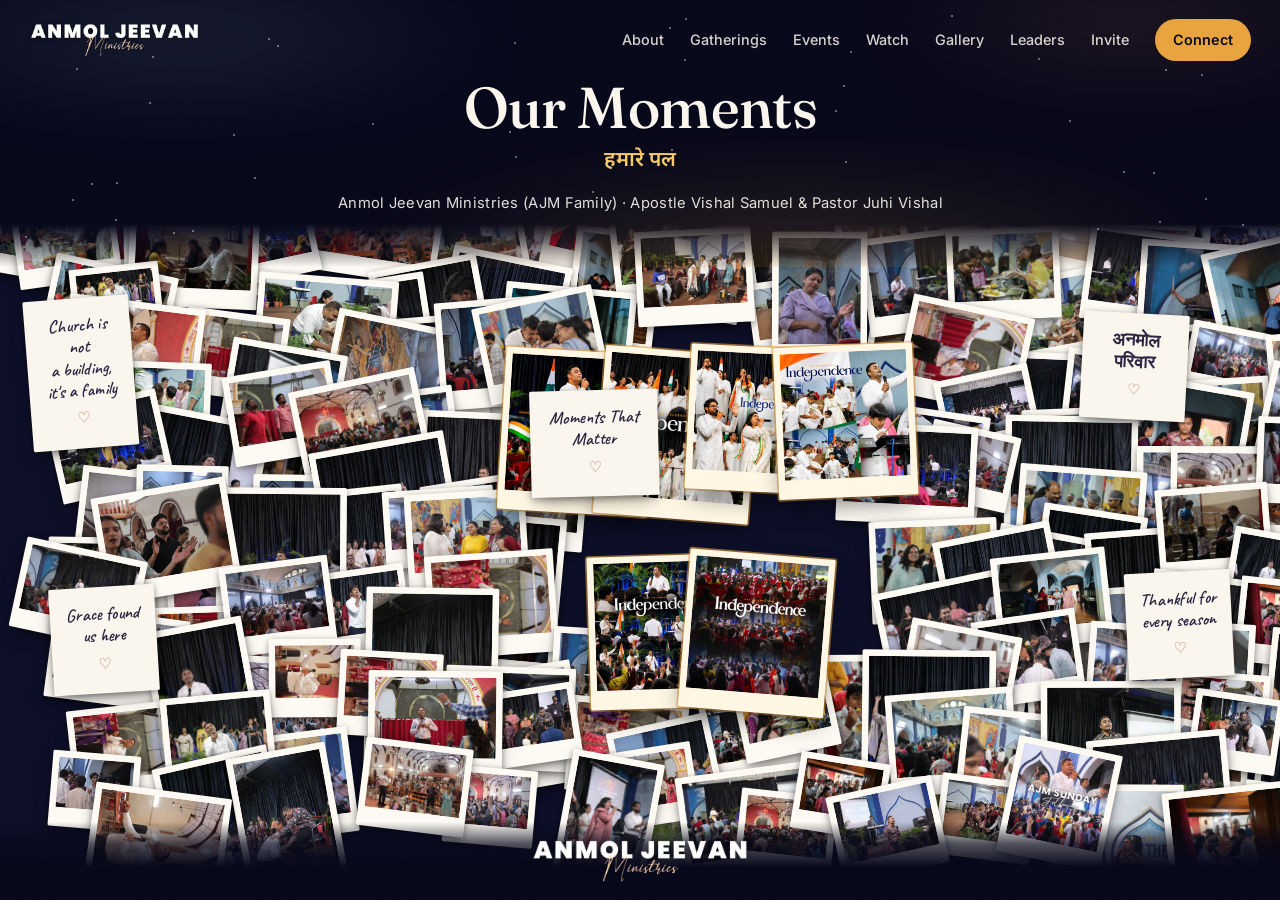
<file: gallery.html>
<!DOCTYPE html>
<html lang="en">
<head>
<meta charset="UTF-8">
<meta name="viewport" content="width=device-width, initial-scale=1.0">
<title>Gallery — Apostle Vishal Samuel &amp; AJM Family</title>
<meta name="description" content="Moments from Anmol Jeevan Ministries (AJM / AJMI / AJM Family) — worship gatherings, fellowship, and our Independence Day Celebration in Indore, led by Apostle Vishal Samuel and Pastor Juhi Vishal.">
<meta name="keywords" content="Anmol Jeevan Ministries, AJM, AJM Family, AJMI, Apostle Vishal Samuel, Pastor Vishal Samuel, Pastor Juhi Vishal, gallery, photos, Independence Day Celebration, Indore church">
<meta name="robots" content="index, follow">
<meta name="theme-color" content="#0a0b22">
<link rel="canonical" href="https://ajmfamily.site/gallery.html">
<link rel="icon" type="image/svg+xml" href="/favicon.svg">
<link rel="apple-touch-icon" href="/apple-touch-icon.png">

<meta property="og:type" content="website">
<meta property="og:site_name" content="Anmol Jeevan Ministries">
<meta property="og:title" content="Gallery — Apostle Vishal Samuel & AJM Family">
<meta property="og:description" content="Moments from Anmol Jeevan Ministries — worship gatherings, fellowship, and our Independence Day Celebration in Indore, led by Apostle Vishal Samuel and Pastor Juhi Vishal.">
<meta property="og:url" content="https://ajmfamily.site/gallery.html">
<meta property="og:image" content="https://ajmfamily.site/img/og-image.jpg">
<meta property="og:image:width" content="1200">
<meta property="og:image:height" content="630">
<meta property="og:locale" content="en_IN">
<meta property="og:locale:alternate" content="hi_IN">

<meta name="twitter:card" content="summary_large_image">
<meta name="twitter:title" content="Gallery — Apostle Vishal Samuel & AJM Family">
<meta name="twitter:description" content="Moments from Anmol Jeevan Ministries — worship gatherings, fellowship, and our Independence Day Celebration in Indore.">
<meta name="twitter:image" content="https://ajmfamily.site/img/og-image.jpg">

<script type="application/ld+json">
{
  "@context": "https://schema.org",
  "@type": "Church",
  "name": "Anmol Jeevan Ministries",
  "alternateName": ["AJM", "AJM Family", "AJMI"],
  "url": "https://ajmfamily.site/",
  "logo": "https://ajmfamily.site/apple-touch-icon.png",
  "image": "https://ajmfamily.site/img/og-image.jpg",
  "description": "Anmol Jeevan Ministries (AJM / AJMI) — also known as the AJM Family — is a Hindi-language Christian ministry proclaiming the love of Jesus to all nations, led by Apostle Vishal Samuel (also known as Pastor Vishal Samuel) and Pastor Juhi Vishal.",
  "address": {
    "@type": "PostalAddress",
    "addressLocality": "Indore",
    "addressRegion": "Madhya Pradesh",
    "addressCountry": "IN"
  },
  "founder": [
    {
      "@type": "Person",
      "name": "Apostle Vishal Samuel",
      "alternateName": "Pastor Vishal Samuel",
      "jobTitle": "Founder & Lead Pastor",
      "sameAs": [
        "https://www.facebook.com/people/Pastor-Vishal-Samuel/100044267696807/",
        "https://www.youtube.com/@ajmifamily"
      ]
    },
    { "@type": "Person", "name": "Pastor Juhi Vishal" }
  ],
  "sameAs": [
    "https://www.youtube.com/@ajmifamily",
    "https://www.instagram.com/anmoljeevanministries",
    "https://www.facebook.com/people/Pastor-Vishal-Samuel/100044267696807/"
  ]
}
</script>

<link rel="preconnect" href="https://fonts.googleapis.com">
<link rel="preconnect" href="https://fonts.gstatic.com" crossorigin>
<link href="https://fonts.googleapis.com/css2?family=Fraunces:ital,opsz,wght@0,9..144,300..900;1,9..144,400..600&family=Inter:wght@400;500;600;700&family=Noto+Sans+Devanagari:wght@400;500;600;700&family=Caveat:wght@500;600;700&display=swap" rel="stylesheet">
<style>
  :root{
    --night:#0a0b22;
    --night-2:#14163f;
    --night-3:#1c1f52;
    --gold:#e8a33d;
    --gold-soft:#f6c968;
    --gold-deep:#c9832f;
    --cream:#faf6ee;
    --cream-2:#f3ecdd;
    --clay:#c96f5a;
    --sky:#7b94b8;
    --ink:#2a2540;
    --muted:#6b6580;
    --glass:rgba(255,255,255,.06);
    --glass-brd:rgba(255,255,255,.14);
    --ease-out:cubic-bezier(.16,1,.3,1);
    --ease-spring:cubic-bezier(.34,1.56,.64,1);
    --ease-smooth:cubic-bezier(.4,0,.2,1);
    color-scheme:dark;
  }
  *{margin:0;padding:0;box-sizing:border-box}
  html{scroll-behavior:smooth}
  @media(prefers-reduced-motion:reduce){
    *,*::before,*::after{animation-duration:.01ms!important;animation-iteration-count:1!important;transition-duration:.01ms!important;scroll-behavior:auto!important}
    .float-cta .pulse-dot{animation:none!important}
  }
  body{
    font-family:'Inter','Noto Sans Devanagari',sans-serif;
    background:#0d0e28;
    color:#eae7f5;
    line-height:1.65;
    -webkit-font-smoothing:antialiased;
    overflow-x:hidden;
  }
  .dev{font-family:'Noto Sans Devanagari',sans-serif}
  h1,h2,h3,.display{font-family:'Fraunces',serif}
  a{color:inherit;text-decoration:none}
  .wrap{max-width:1120px;margin:0 auto;padding:0 28px}
  .eyebrow{font-size:.72rem;letter-spacing:.28em;text-transform:uppercase;font-weight:600;color:var(--clay)}

  .grain{
    position:fixed;inset:0;z-index:95;pointer-events:none;opacity:.035;mix-blend-mode:overlay;
    background-image:url("data:image/svg+xml,%3Csvg xmlns='http://www.w3.org/2000/svg' width='120' height='120'%3E%3Cfilter id='n'%3E%3CfeTurbulence type='fractalNoise' baseFrequency='0.85' numOctaves='2' stitchTiles='stitch'/%3E%3C/filter%3E%3Crect width='100%25' height='100%25' filter='url(%23n)'/%3E%3C/svg%3E");
  }

  /* nav */
  nav{
    position:fixed;top:0;left:50%;transform:translateX(-50%);width:100%;z-index:50;
    display:flex;align-items:center;justify-content:space-between;padding:18px 28px;border-radius:0;
    transition:top .5s var(--ease-out),width .5s var(--ease-out),padding .5s var(--ease-out),
      border-radius .5s var(--ease-out),background .4s,box-shadow .4s,border-color .4s;
    border:1px solid transparent;
  }
  nav.scrolled{
    top:14px;width:min(92%,1080px);padding:10px 22px;border-radius:100px;
    background:rgba(10,11,34,.78);backdrop-filter:blur(20px) saturate(1.4);-webkit-backdrop-filter:blur(20px) saturate(1.4);
    box-shadow:0 10px 40px -12px rgba(20,10,40,.28);border-color:rgba(255,255,255,.14);
  }
  .brand{display:flex;align-items:center;color:var(--cream);transition:color .4s}
  .brand-logo{height:36px;width:auto;display:block;filter:drop-shadow(0 1px 3px rgba(0,0,0,.4))}
  .brand-logo-lg{height:46px}
  .navlinks{display:flex;gap:26px;align-items:center}
  .navlinks a{font-size:.9rem;font-weight:500;color:var(--cream);opacity:.85;transition:color .4s,opacity .2s}
  nav.scrolled .navlinks a{color:#eae7f5}
  .navlinks a:hover{opacity:1;color:var(--gold)}
  .navlinks .btn{background:var(--gold);color:var(--night);padding:9px 18px;border-radius:100px;font-weight:600;opacity:1;
    transition:background .3s var(--ease-smooth),transform .3s var(--ease-spring)}
  .navlinks .btn:hover{background:var(--gold-soft);color:var(--night);transform:translateY(-2px)}
  .menutoggle{display:none;background:none;border:0;cursor:pointer;color:var(--cream)}
  nav.scrolled .menutoggle{color:#eae7f5}

  /* compact page hero */
  .ghero{position:relative;min-height:34vh;display:flex;align-items:center;justify-content:center;overflow:hidden;color:var(--cream);
    background:
      radial-gradient(120% 90% at 50% 130%,rgba(232,163,61,.5) 0%,rgba(201,111,90,.22) 30%,transparent 60%),
      linear-gradient(180deg,#07081a 0%,var(--night) 45%,var(--night-2) 100%);
    padding:130px 0 50px;text-align:center}
  .aurora{position:absolute;inset:-10%;pointer-events:none;opacity:.8;will-change:transform;
    background:
      radial-gradient(38% 30% at 20% 20%,rgba(123,148,184,.35),transparent 60%),
      radial-gradient(30% 26% at 82% 15%,rgba(201,111,90,.32),transparent 60%),
      radial-gradient(45% 35% at 60% 88%,rgba(232,163,61,.3),transparent 65%);
    filter:blur(46px);animation:auroraShift 22s ease-in-out infinite alternate}
  @keyframes auroraShift{0%{transform:translate3d(0,0,0) scale(1)}50%{transform:translate3d(2%,-3%,0) scale(1.06)}100%{transform:translate3d(-2%,2%,0) scale(1.02)}}
  .stars{position:absolute;inset:0;pointer-events:none}
  .stars i{position:absolute;width:2px;height:2px;border-radius:50%;background:#fff;opacity:.5;animation:tw 4s infinite ease-in-out}
  @keyframes tw{0%,100%{opacity:.15}50%{opacity:.75}}
  .ghero-inner{position:relative;z-index:2}
  .ghero h1{font-size:clamp(2.2rem,5.5vw,3.6rem);line-height:1.05;font-weight:500}
  .ghero h1 em{font-style:italic;color:var(--gold-soft)}
  .ghero .hindi{font-weight:600;font-size:clamp(1rem,2.4vw,1.3rem);color:var(--gold);margin-top:6px}
  .ghero .ghero-sub{margin-top:12px;font-size:.82rem;letter-spacing:.02em;color:rgba(250,246,238,.62)}

  section{padding:60px 0}
  .reveal{opacity:0;transform:translateY(30px) scale(.98);filter:blur(6px);transition:opacity 1s var(--ease-out),transform 1s var(--ease-out),filter 1s var(--ease-out);will-change:transform,opacity,filter}
  .reveal.in{opacity:1;transform:none;filter:blur(0)}
  .reveal.in.done{will-change:auto}

  /* dense polaroid-wall pile — all 195 photos, framed & tightly overlapping on purpose */
  .scatter-wrap{position:relative;isolation:isolate}
  .scatter-canvas{position:relative}
  .scatter-item{
    position:absolute;display:block;
    background:#fdfaf3;padding:8px 8px 24px;border-radius:2px;
    box-shadow:0 10px 22px -8px rgba(0,0,0,.55),0 2px 8px rgba(0,0,0,.35);
    transform:rotate(var(--rot,0deg));
    transition:transform .35s var(--ease-spring),box-shadow .3s var(--ease-out);
  }
  .scatter-item img{width:100%;height:auto;display:block;border-radius:1px}
  .scatter-item:hover{
    transform:rotate(0deg) scale(1.9);
    z-index:9999!important;
    box-shadow:0 30px 58px -10px rgba(0,0,0,.65);
  }
  .scatter-item.indep{background:#fff7e4;box-shadow:0 14px 30px -8px rgba(0,0,0,.55),0 0 0 2px rgba(232,163,61,.6)}
  .scatter-item.indep:hover{transform:rotate(0deg) scale(1.55);box-shadow:0 32px 58px -12px rgba(0,0,0,.65),0 0 0 3px rgba(232,163,61,.85)}

  /* handwritten note cards scattered among the photos */
  .note-card{
    display:flex;flex-direction:column;align-items:center;justify-content:center;text-align:center;
    background:var(--cream);padding:20px 18px 22px;font-family:'Caveat',cursive;color:var(--ink);
  }
  .note-card .line{font-size:1.4rem;line-height:1.22;font-weight:600}
  .note-card .heart{margin-top:6px;font-size:1.15rem;color:var(--clay)}
  .note-card.big{padding:30px 26px 32px;box-shadow:0 18px 38px -8px rgba(0,0,0,.6),0 2px 8px rgba(0,0,0,.4)}
  .note-card.big .count{display:block;font-family:'Fraunces',serif;font-weight:600;font-size:2.5rem;color:var(--gold-deep);margin-bottom:2px}
  .note-card.big .line{font-size:1.7rem;line-height:1.28}
  .scatter-item.note-card:hover{transform:rotate(0deg) scale(1.06);z-index:9999!important}

  footer{background:#07081a;color:rgba(250,246,238,.6);padding:50px 0 40px;text-align:center}
  footer .brand{justify-content:center;color:var(--cream);margin-bottom:14px}
  footer p{font-size:.86rem}
  footer .verse-sm{font-family:'Fraunces',serif;font-style:italic;color:var(--gold-soft);margin-bottom:22px;font-size:1.05rem}

  /* desktop: whole page fits one screen, no scroll, collage is a full-bleed layer behind hero/footer */
  @media(min-width:861px){
    html,body{height:100%}
    body{display:flex;flex-direction:column;overflow:hidden;position:relative;justify-content:space-between}
    .ghero{flex:none;min-height:0;padding:78px 0 16px;position:relative;z-index:2;
      background:linear-gradient(180deg,#07081a 0%,#07081a 38%,rgba(7,8,26,.7) 68%,rgba(7,8,26,0) 100%)}
    #collageSection{position:absolute;inset:0;z-index:1;padding:0;display:flex}
    .scatter-wrap{flex:1;width:100%;position:relative;overflow:hidden}
    .scatter-canvas{position:absolute;top:50%;left:50%;transform-origin:center center}
    footer#siteFooter{flex:none;padding:16px 0;position:relative;z-index:2;
      background:linear-gradient(0deg,#07081a 0%,#07081a 42%,rgba(7,8,26,.7) 72%,rgba(7,8,26,0) 100%)}
    footer#siteFooter .verse-sm,
    footer#siteFooter .addr-line,
    footer#siteFooter .copyright-line{display:none}
    footer#siteFooter .brand{margin-bottom:0}
    .float-cta{display:none}
  }

  .float-cta{position:fixed;bottom:26px;right:26px;z-index:70;display:flex;align-items:center;gap:10px;
    padding:14px 22px;border-radius:100px;background:var(--night);color:var(--cream);font-weight:600;font-size:.92rem;
    box-shadow:0 16px 40px -10px rgba(20,10,40,.5),0 0 0 1px rgba(232,163,61,.35);
    opacity:0;transform:translateY(16px) scale(.9);pointer-events:none;transition:opacity .5s var(--ease-out),transform .5s var(--ease-spring)}
  .float-cta.show{opacity:1;transform:none;pointer-events:auto}
  .float-cta.hide{opacity:0;transform:translateY(16px) scale(.9);pointer-events:none}
  .float-cta .pulse-dot{width:8px;height:8px;border-radius:50%;background:var(--gold);animation:pulseDot 2s infinite}
  @keyframes pulseDot{0%{box-shadow:0 0 0 0 rgba(232,163,61,.6)}70%{box-shadow:0 0 0 10px rgba(232,163,61,0)}100%{box-shadow:0 0 0 0 rgba(232,163,61,0)}}

  @media(max-width:860px){
    .navlinks{position:fixed;inset:0 0 auto 0;top:0;flex-direction:column;background:var(--night);
      padding:90px 28px 34px;gap:22px;transform:translateY(-100%);transition:transform .4s;box-shadow:0 20px 40px rgba(0,0,0,.3)}
    .navlinks{visibility:hidden;transition:transform .4s,visibility 0s .4s}
    .navlinks.open{transform:translateY(0);visibility:visible;transition:transform .4s,visibility 0s}
    nav:has(.navlinks.open){top:0;width:100%;padding:18px 28px;border-radius:0;background:none;backdrop-filter:none;-webkit-backdrop-filter:none;box-shadow:none;border:0}
    nav:has(.navlinks.open) .menutoggle{color:var(--cream)}
    .navlinks a{color:var(--cream)!important;font-size:1.1rem}
    .menutoggle{display:block;z-index:60}
    /* absolute scatter is unusable at phone widths — fall back to a simple overlapping grid, straight (no rotation) */
    .scatter-wrap{position:static;overflow:visible;padding:0}
    .scatter-canvas{position:static!important;width:auto!important;height:auto!important;transform:none!important;
      column-count:3;column-gap:10px;padding:0 16px}
    .scatter-item{position:static;display:inline-block;width:100%!important;left:auto!important;top:auto!important;
      margin:0 0 -20px;break-inside:avoid;-webkit-column-break-inside:avoid;transform:none!important}
    .scatter-item:hover{transform:scale(1.06)!important}
    .scatter-item.indep{width:100%!important}
    .note-card{padding:26px 20px 28px}
    .note-card .line{font-size:1.6rem}
    .note-card.big .line{font-size:1.9rem}
    .note-card.big .count{font-size:2.8rem}
    .float-cta{right:16px;bottom:16px;padding:12px 18px;font-size:.85rem}
  }
  @media(max-width:560px){
    .scatter-canvas{column-count:2}
  }
</style>
<link rel="stylesheet" href="css/family.css">
</head>
<body>

<div class="grain"></div>

<nav id="nav">
  <a class="brand" href="index.html" aria-label="Anmol Jeevan Ministries">
    <img class="brand-logo" src="img/logo.png" alt="Anmol Jeevan Ministries">
  </a>
  <button class="menutoggle" id="menutoggle" aria-label="Menu">
    <svg width="26" height="26" viewBox="0 0 24 24" fill="none" stroke="currentColor" stroke-width="2"><line x1="3" y1="7" x2="21" y2="7"/><line x1="3" y1="12" x2="21" y2="12"/><line x1="3" y1="17" x2="21" y2="17"/></svg>
  </button>
  <div class="navlinks" id="navlinks">
    <a class="nav-full-link" href="index.html#about">About</a>
    <a class="nav-full-link" href="index.html#service">Gatherings</a>
    <a class="nav-full-link" href="events.html">Events</a>
    <a class="nav-full-link" href="index.html#watch">Watch</a>
    <a class="nav-full-link" href="gallery.html">Gallery</a>
    <a class="nav-full-link" href="index.html#leaders">Leaders</a>
    <a class="nav-full-link" href="invite.html">Invite</a>
    <a class="nav-full-link btn" href="index.html#connect">Connect</a>
    <div class="nav-mobile-primary">
      <a href="events.html#visit">Visit</a>
      <a href="events.html">Events</a>
      <a href="prayer.html">Prayer</a>
      <a href="index.html#watch">Watch</a>
      <a href="index.html#about">About</a>
    </div>
    <details class="nav-mobile-more">
      <summary>More from AJM</summary>
      <div>
        <a href="gallery.html">Gallery</a>
        <a href="index.html#leaders">Leaders</a>
        <a href="invite.html">Invite</a>
        <a href="index.html#connect">Connect</a>
      </div>
    </details>
  </div>
</nav>

<header class="ghero">
  <div class="aurora"></div>
  <div class="stars" id="stars"></div>
  <div class="ghero-inner reveal in">
    <h1>Our Moments</h1>
    <div class="hindi dev">हमारे पल</div>
    <p class="ghero-sub">Anmol Jeevan Ministries (AJM Family) &middot; Apostle Vishal Samuel &amp; Pastor Juhi Vishal</p>
  </div>
</header>

<section class="reveal" id="collageSection">
  <div class="scatter-wrap" id="scatterWrap">
  <div class="scatter-canvas" id="scatterCanvas" data-w="1600" data-h="950" style="width:1600px;height:950px">
<a class="scatter-item" style="left:87.2%;top:16.06%;width:155px;--rot:-4.1deg;z-index:20" href="img/gallery/m-001.jpg" data-full="img/gallery/m-001.jpg"><img src="img/gallery/m-001.jpg" alt="AJM Family moment" loading="lazy"></a>
<a class="scatter-item" style="left:58.56%;top:17.61%;width:123px;--rot:-8.4deg;z-index:29" href="img/gallery/m-002.jpg" data-full="img/gallery/m-002.jpg"><img src="img/gallery/m-002.jpg" alt="AJM Family moment" loading="lazy"></a>
<a class="scatter-item" style="left:47.77%;top:15.47%;width:175px;--rot:-6.2deg;z-index:24" href="img/gallery/m-003.jpg" data-full="img/gallery/m-003.jpg"><img src="img/gallery/m-003.jpg" alt="AJM Family moment" loading="lazy"></a>
<a class="scatter-item" style="left:81.34%;top:80.38%;width:175px;--rot:-0.1deg;z-index:107" href="img/gallery/m-004.jpg" data-full="img/gallery/m-004.jpg"><img src="img/gallery/m-004.jpg" alt="AJM Family moment" loading="lazy"></a>
<a class="scatter-item" style="left:94.15%;top:12.44%;width:134px;--rot:-0.0deg;z-index:15" href="img/gallery/m-005.jpg" data-full="img/gallery/m-005.jpg"><img src="img/gallery/m-005.jpg" alt="AJM Family moment" loading="lazy"></a>
<a class="scatter-item" style="left:79.45%;top:52.27%;width:159px;--rot:4.3deg;z-index:68" href="img/gallery/m-006.jpg" data-full="img/gallery/m-006.jpg"><img src="img/gallery/m-006.jpg" alt="AJM Family moment" loading="lazy"></a>
<a class="scatter-item" style="left:50.91%;top:22.07%;width:116px;--rot:10.9deg;z-index:35" href="img/gallery/m-007.jpg" data-full="img/gallery/m-007.jpg"><img src="img/gallery/m-007.jpg" alt="AJM Family moment" loading="lazy"></a>
<a class="scatter-item" style="left:1.13%;top:16.82%;width:129px;--rot:-7.9deg;z-index:25" href="img/gallery/m-008.jpg" data-full="img/gallery/m-008.jpg"><img src="img/gallery/m-008.jpg" alt="AJM Family moment" loading="lazy"></a>
<a class="scatter-item" style="left:39.4%;top:9.19%;width:151px;--rot:7.0deg;z-index:10" href="img/gallery/m-009.jpg" data-full="img/gallery/m-009.jpg"><img src="img/gallery/m-009.jpg" alt="AJM Family moment" loading="lazy"></a>
<a class="scatter-item" style="left:30.49%;top:8.39%;width:116px;--rot:8.0deg;z-index:11" href="img/gallery/m-010.jpg" data-full="img/gallery/m-010.jpg"><img src="img/gallery/m-010.jpg" alt="AJM Family moment" loading="lazy"></a>
<a class="scatter-item" style="left:70.41%;top:12.91%;width:132px;--rot:-6.3deg;z-index:24" href="img/gallery/m-011.jpg" data-full="img/gallery/m-011.jpg"><img src="img/gallery/m-011.jpg" alt="AJM Family moment" loading="lazy"></a>
<a class="scatter-item" style="left:34.78%;top:78.55%;width:162px;--rot:2.0deg;z-index:98" href="img/gallery/m-012.jpg" data-full="img/gallery/m-012.jpg"><img src="img/gallery/m-012.jpg" alt="AJM Family moment" loading="lazy"></a>
<a class="scatter-item" style="left:43.75%;top:90.21%;width:116px;--rot:10.4deg;z-index:118" href="img/gallery/m-013.jpg" data-full="img/gallery/m-013.jpg"><img src="img/gallery/m-013.jpg" alt="AJM Family moment" loading="lazy"></a>
<a class="scatter-item" style="left:13.29%;top:90.12%;width:146px;--rot:-12.9deg;z-index:113" href="img/gallery/m-014.jpg" data-full="img/gallery/m-014.jpg"><img src="img/gallery/m-014.jpg" alt="AJM Family moment" loading="lazy"></a>
<a class="scatter-item" style="left:0.2%;top:3.69%;width:148px;--rot:10.1deg;z-index:5" href="img/gallery/m-015.jpg" data-full="img/gallery/m-015.jpg"><img src="img/gallery/m-015.jpg" alt="AJM Family moment" loading="lazy"></a>
<a class="scatter-item" style="left:10.49%;top:45.19%;width:152px;--rot:10.9deg;z-index:52" href="img/gallery/m-016.jpg" data-full="img/gallery/m-016.jpg"><img src="img/gallery/m-016.jpg" alt="AJM Family moment" loading="lazy"></a>
<a class="scatter-item" style="left:52.38%;top:-0.74%;width:155px;--rot:-9.4deg;z-index:6" href="img/gallery/m-017.jpg" data-full="img/gallery/m-017.jpg"><img src="img/gallery/m-017.jpg" alt="AJM Family moment" loading="lazy"></a>
<a class="scatter-item" style="left:96.5%;top:0.36%;width:157px;--rot:10.5deg;z-index:7" href="img/gallery/m-018.jpg" data-full="img/gallery/m-018.jpg"><img src="img/gallery/m-018.jpg" alt="AJM Family moment" loading="lazy"></a>
<a class="scatter-item" style="left:29.84%;top:25.12%;width:137px;--rot:-10.6deg;z-index:33" href="img/gallery/m-019.jpg" data-full="img/gallery/m-019.jpg"><img src="img/gallery/m-019.jpg" alt="AJM Family moment" loading="lazy"></a>
<a class="scatter-item" style="left:68.81%;top:67.15%;width:166px;--rot:-11.7deg;z-index:83" href="img/gallery/m-020.jpg" data-full="img/gallery/m-020.jpg"><img src="img/gallery/m-020.jpg" alt="AJM Family moment" loading="lazy"></a>
<a class="scatter-item" style="left:34.17%;top:29.98%;width:171px;--rot:-4.5deg;z-index:42" href="img/gallery/m-021.jpg" data-full="img/gallery/m-021.jpg"><img src="img/gallery/m-021.jpg" alt="AJM Family moment" loading="lazy"></a>
<a class="scatter-item" style="left:67.52%;top:21.27%;width:153px;--rot:-7.6deg;z-index:32" href="img/gallery/m-022.jpg" data-full="img/gallery/m-022.jpg"><img src="img/gallery/m-022.jpg" alt="AJM Family moment" loading="lazy"></a>
<a class="scatter-item" style="left:9.66%;top:17.39%;width:168px;--rot:-1.7deg;z-index:28" href="img/gallery/m-023.jpg" data-full="img/gallery/m-023.jpg"><img src="img/gallery/m-023.jpg" alt="AJM Family moment" loading="lazy"></a>
<a class="scatter-item" style="left:80.15%;top:68.28%;width:166px;--rot:-3.6deg;z-index:84" href="img/gallery/m-024.jpg" data-full="img/gallery/m-024.jpg"><img src="img/gallery/m-024.jpg" alt="AJM Family moment" loading="lazy"></a>
<a class="scatter-item" style="left:33.48%;top:53.78%;width:124px;--rot:-9.0deg;z-index:67" href="img/gallery/m-025.jpg" data-full="img/gallery/m-025.jpg"><img src="img/gallery/m-025.jpg" alt="AJM Family moment" loading="lazy"></a>
<a class="scatter-item" style="left:3.82%;top:71.36%;width:170px;--rot:7.6deg;z-index:94" href="img/gallery/m-026.jpg" data-full="img/gallery/m-026.jpg"><img src="img/gallery/m-026.jpg" alt="AJM Family moment" loading="lazy"></a>
<a class="scatter-item" style="left:98.17%;top:45.84%;width:130px;--rot:2.2deg;z-index:64" href="img/gallery/m-027.jpg" data-full="img/gallery/m-027.jpg"><img src="img/gallery/m-027.jpg" alt="AJM Family moment" loading="lazy"></a>
<a class="scatter-item" style="left:92.7%;top:34.08%;width:135px;--rot:11.3deg;z-index:45" href="img/gallery/m-028.jpg" data-full="img/gallery/m-028.jpg"><img src="img/gallery/m-028.jpg" alt="AJM Family moment" loading="lazy"></a>
<a class="scatter-item" style="left:48.74%;top:7.89%;width:132px;--rot:7.2deg;z-index:17" href="img/gallery/m-029.jpg" data-full="img/gallery/m-029.jpg"><img src="img/gallery/m-029.jpg" alt="AJM Family moment" loading="lazy"></a>
<a class="scatter-item" style="left:97.79%;top:86.13%;width:143px;--rot:7.2deg;z-index:103" href="img/gallery/m-030.jpg" data-full="img/gallery/m-030.jpg"><img src="img/gallery/m-030.jpg" alt="AJM Family moment" loading="lazy"></a>
<a class="scatter-item" style="left:63.97%;top:5.95%;width:144px;--rot:4.7deg;z-index:19" href="img/gallery/m-031.jpg" data-full="img/gallery/m-031.jpg"><img src="img/gallery/m-031.jpg" alt="AJM Family moment" loading="lazy"></a>
<a class="scatter-item" style="left:80.14%;top:53.7%;width:140px;--rot:-3.8deg;z-index:65" href="img/gallery/m-032.jpg" data-full="img/gallery/m-032.jpg"><img src="img/gallery/m-032.jpg" alt="AJM Family moment" loading="lazy"></a>
<a class="scatter-item" style="left:30.01%;top:55.07%;width:139px;--rot:-3.9deg;z-index:75" href="img/gallery/m-033.jpg" data-full="img/gallery/m-033.jpg"><img src="img/gallery/m-033.jpg" alt="AJM Family moment" loading="lazy"></a>
<a class="scatter-item" style="left:10.57%;top:52.05%;width:115px;--rot:1.3deg;z-index:68" href="img/gallery/m-034.jpg" data-full="img/gallery/m-034.jpg"><img src="img/gallery/m-034.jpg" alt="AJM Family moment" loading="lazy"></a>
<a class="scatter-item" style="left:96.5%;top:94.07%;width:126px;--rot:8.0deg;z-index:118" href="img/gallery/m-035.jpg" data-full="img/gallery/m-035.jpg"><img src="img/gallery/m-035.jpg" alt="AJM Family moment" loading="lazy"></a>
<a class="scatter-item" style="left:18.61%;top:89.35%;width:126px;--rot:-10.3deg;z-index:118" href="img/gallery/m-036.jpg" data-full="img/gallery/m-036.jpg"><img src="img/gallery/m-036.jpg" alt="AJM Family moment" loading="lazy"></a>
<a class="scatter-item" style="left:38.27%;top:81.26%;width:111px;--rot:-8.7deg;z-index:105" href="img/gallery/m-037.jpg" data-full="img/gallery/m-037.jpg"><img src="img/gallery/m-037.jpg" alt="AJM Family moment" loading="lazy"></a>
<a class="scatter-item" style="left:75.72%;top:37.15%;width:175px;--rot:2.5deg;z-index:41" href="img/gallery/m-038.jpg" data-full="img/gallery/m-038.jpg"><img src="img/gallery/m-038.jpg" alt="AJM Family moment" loading="lazy"></a>
<a class="scatter-item" style="left:76.26%;top:71.72%;width:131px;--rot:-8.4deg;z-index:91" href="img/gallery/m-039.jpg" data-full="img/gallery/m-039.jpg"><img src="img/gallery/m-039.jpg" alt="AJM Family moment" loading="lazy"></a>
<a class="scatter-item" style="left:28.51%;top:68.13%;width:166px;--rot:1.0deg;z-index:85" href="img/gallery/m-040.jpg" data-full="img/gallery/m-040.jpg"><img src="img/gallery/m-040.jpg" alt="AJM Family moment" loading="lazy"></a>
<a class="scatter-item" style="left:68.53%;top:17.34%;width:139px;--rot:9.0deg;z-index:20" href="img/gallery/m-041.jpg" data-full="img/gallery/m-041.jpg"><img src="img/gallery/m-041.jpg" alt="AJM Family moment" loading="lazy"></a>
<a class="scatter-item" style="left:93.09%;top:82.15%;width:111px;--rot:8.5deg;z-index:108" href="img/gallery/m-042.jpg" data-full="img/gallery/m-042.jpg"><img src="img/gallery/m-042.jpg" alt="AJM Family moment" loading="lazy"></a>
<a class="scatter-item" style="left:24.92%;top:32.58%;width:152px;--rot:11.8deg;z-index:41" href="img/gallery/m-043.jpg" data-full="img/gallery/m-043.jpg"><img src="img/gallery/m-043.jpg" alt="AJM Family moment" loading="lazy"></a>
<a class="scatter-item" style="left:91.1%;top:94.29%;width:162px;--rot:-6.1deg;z-index:119" href="img/gallery/m-044.jpg" data-full="img/gallery/m-044.jpg"><img src="img/gallery/m-044.jpg" alt="AJM Family moment" loading="lazy"></a>
<a class="scatter-item" style="left:96.69%;top:67.19%;width:128px;--rot:5.9deg;z-index:85" href="img/gallery/m-045.jpg" data-full="img/gallery/m-045.jpg"><img src="img/gallery/m-045.jpg" alt="AJM Family moment" loading="lazy"></a>
<a class="scatter-item" style="left:34.72%;top:91.76%;width:113px;--rot:4.9deg;z-index:118" href="img/gallery/m-046.jpg" data-full="img/gallery/m-046.jpg"><img src="img/gallery/m-046.jpg" alt="AJM Family moment" loading="lazy"></a>
<a class="scatter-item" style="left:95.28%;top:7.84%;width:111px;--rot:-1.2deg;z-index:16" href="img/gallery/m-047.jpg" data-full="img/gallery/m-047.jpg"><img src="img/gallery/m-047.jpg" alt="AJM Family moment" loading="lazy"></a>
<a class="scatter-item" style="left:62.11%;top:90.46%;width:113px;--rot:9.2deg;z-index:116" href="img/gallery/m-048.jpg" data-full="img/gallery/m-048.jpg"><img src="img/gallery/m-048.jpg" alt="AJM Family moment" loading="lazy"></a>
<a class="scatter-item" style="left:86.01%;top:4.95%;width:131px;--rot:11.3deg;z-index:11" href="img/gallery/m-049.jpg" data-full="img/gallery/m-049.jpg"><img src="img/gallery/m-049.jpg" alt="AJM Family moment" loading="lazy"></a>
<a class="scatter-item" style="left:80.11%;top:44.41%;width:150px;--rot:-2.5deg;z-index:52" href="img/gallery/m-050.jpg" data-full="img/gallery/m-050.jpg"><img src="img/gallery/m-050.jpg" alt="AJM Family moment" loading="lazy"></a>
<a class="scatter-item" style="left:72.27%;top:47.1%;width:112px;--rot:12.8deg;z-index:63" href="img/gallery/m-051.jpg" data-full="img/gallery/m-051.jpg"><img src="img/gallery/m-051.jpg" alt="AJM Family moment" loading="lazy"></a>
<a class="scatter-item" style="left:16.25%;top:77.23%;width:172px;--rot:3.4deg;z-index:94" href="img/gallery/m-052.jpg" data-full="img/gallery/m-052.jpg"><img src="img/gallery/m-052.jpg" alt="AJM Family moment" loading="lazy"></a>
<a class="scatter-item" style="left:13.06%;top:57.1%;width:144px;--rot:-3.4deg;z-index:71" href="img/gallery/m-053.jpg" data-full="img/gallery/m-053.jpg"><img src="img/gallery/m-053.jpg" alt="AJM Family moment" loading="lazy"></a>
<a class="scatter-item" style="left:57.8%;top:4.11%;width:128px;--rot:-8.1deg;z-index:6" href="img/gallery/m-054.jpg" data-full="img/gallery/m-054.jpg"><img src="img/gallery/m-054.jpg" alt="AJM Family moment" loading="lazy"></a>
<a class="scatter-item" style="left:5.69%;top:52.69%;width:145px;--rot:6.6deg;z-index:65" href="img/gallery/m-055.jpg" data-full="img/gallery/m-055.jpg"><img src="img/gallery/m-055.jpg" alt="AJM Family moment" loading="lazy"></a>
<a class="scatter-item" style="left:28.73%;top:79.09%;width:168px;--rot:0.7deg;z-index:108" href="img/gallery/m-056.jpg" data-full="img/gallery/m-056.jpg"><img src="img/gallery/m-056.jpg" alt="AJM Family moment" loading="lazy"></a>
<a class="scatter-item" style="left:57.39%;top:4.22%;width:129px;--rot:6.1deg;z-index:10" href="img/gallery/m-057.jpg" data-full="img/gallery/m-057.jpg"><img src="img/gallery/m-057.jpg" alt="AJM Family moment" loading="lazy"></a>
<a class="scatter-item" style="left:84.36%;top:2.86%;width:125px;--rot:1.2deg;z-index:3" href="img/gallery/m-058.jpg" data-full="img/gallery/m-058.jpg"><img src="img/gallery/m-058.jpg" alt="AJM Family moment" loading="lazy"></a>
<a class="scatter-item" style="left:70.48%;top:30.98%;width:155px;--rot:12.1deg;z-index:42" href="img/gallery/m-059.jpg" data-full="img/gallery/m-059.jpg"><img src="img/gallery/m-059.jpg" alt="AJM Family moment" loading="lazy"></a>
<a class="scatter-item" style="left:65.68%;top:1.37%;width:140px;--rot:7.3deg;z-index:9" href="img/gallery/m-060.jpg" data-full="img/gallery/m-060.jpg"><img src="img/gallery/m-060.jpg" alt="AJM Family moment" loading="lazy"></a>
<a class="scatter-item" style="left:37.4%;top:-0.61%;width:154px;--rot:-9.5deg;z-index:2" href="img/gallery/m-061.jpg" data-full="img/gallery/m-061.jpg"><img src="img/gallery/m-061.jpg" alt="AJM Family moment" loading="lazy"></a>
<a class="scatter-item" style="left:70.54%;top:73.22%;width:140px;--rot:10.8deg;z-index:95" href="img/gallery/m-062.jpg" data-full="img/gallery/m-062.jpg"><img src="img/gallery/m-062.jpg" alt="AJM Family moment" loading="lazy"></a>
<a class="scatter-item" style="left:91.71%;top:79.27%;width:118px;--rot:4.4deg;z-index:96" href="img/gallery/m-063.jpg" data-full="img/gallery/m-063.jpg"><img src="img/gallery/m-063.jpg" alt="AJM Family moment" loading="lazy"></a>
<a class="scatter-item" style="left:17.79%;top:39.27%;width:137px;--rot:-9.5deg;z-index:55" href="img/gallery/m-064.jpg" data-full="img/gallery/m-064.jpg"><img src="img/gallery/m-064.jpg" alt="AJM Family moment" loading="lazy"></a>
<a class="scatter-item" style="left:46.22%;top:3.99%;width:139px;--rot:10.9deg;z-index:9" href="img/gallery/m-065.jpg" data-full="img/gallery/m-065.jpg"><img src="img/gallery/m-065.jpg" alt="AJM Family moment" loading="lazy"></a>
<a class="scatter-item" style="left:87.43%;top:34.07%;width:124px;--rot:-9.9deg;z-index:41" href="img/gallery/m-066.jpg" data-full="img/gallery/m-066.jpg"><img src="img/gallery/m-066.jpg" alt="AJM Family moment" loading="lazy"></a>
<a class="scatter-item" style="left:38.9%;top:45.68%;width:112px;--rot:4.8deg;z-index:69" href="img/gallery/m-067.jpg" data-full="img/gallery/m-067.jpg"><img src="img/gallery/m-067.jpg" alt="AJM Family moment" loading="lazy"></a>
<a class="scatter-item" style="left:72.43%;top:8.02%;width:127px;--rot:6.7deg;z-index:13" href="img/gallery/m-068.jpg" data-full="img/gallery/m-068.jpg"><img src="img/gallery/m-068.jpg" alt="AJM Family moment" loading="lazy"></a>
<a class="scatter-item" style="left:75.81%;top:14.62%;width:150px;--rot:-8.9deg;z-index:20" href="img/gallery/m-069.jpg" data-full="img/gallery/m-069.jpg"><img src="img/gallery/m-069.jpg" alt="AJM Family moment" loading="lazy"></a>
<a class="scatter-item" style="left:88.83%;top:49.5%;width:174px;--rot:0.1deg;z-index:63" href="img/gallery/m-070.jpg" data-full="img/gallery/m-070.jpg"><img src="img/gallery/m-070.jpg" alt="AJM Family moment" loading="lazy"></a>
<a class="scatter-item" style="left:84.96%;top:73.04%;width:151px;--rot:4.6deg;z-index:90" href="img/gallery/m-071.jpg" data-full="img/gallery/m-071.jpg"><img src="img/gallery/m-071.jpg" alt="AJM Family moment" loading="lazy"></a>
<a class="scatter-item" style="left:17.54%;top:17.36%;width:113px;--rot:-12.2deg;z-index:28" href="img/gallery/m-072.jpg" data-full="img/gallery/m-072.jpg"><img src="img/gallery/m-072.jpg" alt="AJM Family moment" loading="lazy"></a>
<a class="scatter-item" style="left:16.86%;top:54.9%;width:163px;--rot:0.4deg;z-index:78" href="img/gallery/m-073.jpg" data-full="img/gallery/m-073.jpg"><img src="img/gallery/m-073.jpg" alt="AJM Family moment" loading="lazy"></a>
<a class="scatter-item" style="left:65.41%;top:46.64%;width:173px;--rot:2.8deg;z-index:65" href="img/gallery/m-074.jpg" data-full="img/gallery/m-074.jpg"><img src="img/gallery/m-074.jpg" alt="AJM Family moment" loading="lazy"></a>
<a class="scatter-item" style="left:11.93%;top:72.82%;width:127px;--rot:-10.5deg;z-index:94" href="img/gallery/m-075.jpg" data-full="img/gallery/m-075.jpg"><img src="img/gallery/m-075.jpg" alt="AJM Family moment" loading="lazy"></a>
<a class="scatter-item" style="left:85.19%;top:60.29%;width:159px;--rot:-4.5deg;z-index:74" href="img/gallery/m-076.jpg" data-full="img/gallery/m-076.jpg"><img src="img/gallery/m-076.jpg" alt="AJM Family moment" loading="lazy"></a>
<a class="scatter-item" style="left:14.24%;top:1.93%;width:144px;--rot:-4.2deg;z-index:5" href="img/gallery/m-077.jpg" data-full="img/gallery/m-077.jpg"><img src="img/gallery/m-077.jpg" alt="AJM Family moment" loading="lazy"></a>
<a class="scatter-item" style="left:1.31%;top:62.96%;width:154px;--rot:12.1deg;z-index:84" href="img/gallery/m-078.jpg" data-full="img/gallery/m-078.jpg"><img src="img/gallery/m-078.jpg" alt="AJM Family moment" loading="lazy"></a>
<a class="scatter-item" style="left:67.05%;top:10.45%;width:122px;--rot:-0.2deg;z-index:13" href="img/gallery/m-079.jpg" data-full="img/gallery/m-079.jpg"><img src="img/gallery/m-079.jpg" alt="AJM Family moment" loading="lazy"></a>
<a class="scatter-item" style="left:88.96%;top:22.7%;width:165px;--rot:4.0deg;z-index:35" href="img/gallery/m-080.jpg" data-full="img/gallery/m-080.jpg"><img src="img/gallery/m-080.jpg" alt="AJM Family moment" loading="lazy"></a>
<a class="scatter-item" style="left:67.33%;top:76.29%;width:167px;--rot:0.6deg;z-index:97" href="img/gallery/m-081.jpg" data-full="img/gallery/m-081.jpg"><img src="img/gallery/m-081.jpg" alt="AJM Family moment" loading="lazy"></a>
<a class="scatter-item" style="left:25.35%;top:48.73%;width:171px;--rot:-10.1deg;z-index:64" href="img/gallery/m-082.jpg" data-full="img/gallery/m-082.jpg"><img src="img/gallery/m-082.jpg" alt="AJM Family moment" loading="lazy"></a>
<a class="scatter-item" style="left:78.46%;top:45.45%;width:166px;--rot:1.0deg;z-index:57" href="img/gallery/m-083.jpg" data-full="img/gallery/m-083.jpg"><img src="img/gallery/m-083.jpg" alt="AJM Family moment" loading="lazy"></a>
<a class="scatter-item" style="left:68.0%;top:59.15%;width:160px;--rot:-2.4deg;z-index:73" href="img/gallery/m-084.jpg" data-full="img/gallery/m-084.jpg"><img src="img/gallery/m-084.jpg" alt="AJM Family moment" loading="lazy"></a>
<a class="scatter-item" style="left:98.87%;top:73.9%;width:125px;--rot:5.9deg;z-index:94" href="img/gallery/m-085.jpg" data-full="img/gallery/m-085.jpg"><img src="img/gallery/m-085.jpg" alt="AJM Family moment" loading="lazy"></a>
<a class="scatter-item" style="left:3.57%;top:25.61%;width:156px;--rot:12.1deg;z-index:35" href="img/gallery/m-086.jpg" data-full="img/gallery/m-086.jpg"><img src="img/gallery/m-086.jpg" alt="AJM Family moment" loading="lazy"></a>
<a class="scatter-item" style="left:63.81%;top:76.93%;width:114px;--rot:-0.4deg;z-index:94" href="img/gallery/m-087.jpg" data-full="img/gallery/m-087.jpg"><img src="img/gallery/m-087.jpg" alt="AJM Family moment" loading="lazy"></a>
<a class="scatter-item" style="left:73.97%;top:20.76%;width:141px;--rot:-2.5deg;z-index:37" href="img/gallery/m-088.jpg" data-full="img/gallery/m-088.jpg"><img src="img/gallery/m-088.jpg" alt="AJM Family moment" loading="lazy"></a>
<a class="scatter-item" style="left:91.02%;top:40.64%;width:136px;--rot:-3.7deg;z-index:50" href="img/gallery/m-089.jpg" data-full="img/gallery/m-089.jpg"><img src="img/gallery/m-089.jpg" alt="AJM Family moment" loading="lazy"></a>
<a class="scatter-item" style="left:57.62%;top:79.41%;width:121px;--rot:-12.3deg;z-index:106" href="img/gallery/m-090.jpg" data-full="img/gallery/m-090.jpg"><img src="img/gallery/m-090.jpg" alt="AJM Family moment" loading="lazy"></a>
<a class="scatter-item" style="left:19.95%;top:27.17%;width:175px;--rot:4.5deg;z-index:39" href="img/gallery/m-091.jpg" data-full="img/gallery/m-091.jpg"><img src="img/gallery/m-091.jpg" alt="AJM Family moment" loading="lazy"></a>
<a class="scatter-item" style="left:8.98%;top:38.46%;width:119px;--rot:2.2deg;z-index:51" href="img/gallery/m-092.jpg" data-full="img/gallery/m-092.jpg"><img src="img/gallery/m-092.jpg" alt="AJM Family moment" loading="lazy"></a>
<a class="scatter-item" style="left:69.38%;top:81.69%;width:160px;--rot:-4.4deg;z-index:101" href="img/gallery/m-093.jpg" data-full="img/gallery/m-093.jpg"><img src="img/gallery/m-093.jpg" alt="AJM Family moment" loading="lazy"></a>
<a class="scatter-item" style="left:3.74%;top:61.5%;width:135px;--rot:0.9deg;z-index:72" href="img/gallery/m-094.jpg" data-full="img/gallery/m-094.jpg"><img src="img/gallery/m-094.jpg" alt="AJM Family moment" loading="lazy"></a>
<a class="scatter-item" style="left:77.73%;top:26.93%;width:139px;--rot:-10.5deg;z-index:32" href="img/gallery/m-095.jpg" data-full="img/gallery/m-095.jpg"><img src="img/gallery/m-095.jpg" alt="AJM Family moment" loading="lazy"></a>
<a class="scatter-item" style="left:91.38%;top:-2.74%;width:167px;--rot:-4.3deg;z-index:0" href="img/gallery/m-096.jpg" data-full="img/gallery/m-096.jpg"><img src="img/gallery/m-096.jpg" alt="AJM Family moment" loading="lazy"></a>
<a class="scatter-item" style="left:12.78%;top:82.07%;width:138px;--rot:-5.3deg;z-index:109" href="img/gallery/m-097.jpg" data-full="img/gallery/m-097.jpg"><img src="img/gallery/m-097.jpg" alt="AJM Family moment" loading="lazy"></a>
<a class="scatter-item" style="left:61.97%;top:14.69%;width:149px;--rot:11.0deg;z-index:20" href="img/gallery/m-098.jpg" data-full="img/gallery/m-098.jpg"><img src="img/gallery/m-098.jpg" alt="AJM Family moment" loading="lazy"></a>
<a class="scatter-item" style="left:26.43%;top:76.5%;width:129px;--rot:3.3deg;z-index:99" href="img/gallery/m-099.jpg" data-full="img/gallery/m-099.jpg"><img src="img/gallery/m-099.jpg" alt="AJM Family moment" loading="lazy"></a>
<a class="scatter-item" style="left:33.36%;top:63.46%;width:161px;--rot:-3.9deg;z-index:84" href="img/gallery/m-100.jpg" data-full="img/gallery/m-100.jpg"><img src="img/gallery/m-100.jpg" alt="AJM Family moment" loading="lazy"></a>
<a class="scatter-item" style="left:7.66%;top:54.8%;width:170px;--rot:-9.7deg;z-index:78" href="img/gallery/m-101.jpg" data-full="img/gallery/m-101.jpg"><img src="img/gallery/m-101.jpg" alt="AJM Family moment" loading="lazy"></a>
<a class="scatter-item" style="left:47.22%;top:89.19%;width:114px;--rot:-8.9deg;z-index:110" href="img/gallery/m-102.jpg" data-full="img/gallery/m-102.jpg"><img src="img/gallery/m-102.jpg" alt="AJM Family moment" loading="lazy"></a>
<a class="scatter-item" style="left:5.47%;top:83.53%;width:139px;--rot:-6.4deg;z-index:100" href="img/gallery/m-103.jpg" data-full="img/gallery/m-103.jpg"><img src="img/gallery/m-103.jpg" alt="AJM Family moment" loading="lazy"></a>
<a class="scatter-item" style="left:11.93%;top:70.56%;width:144px;--rot:-2.1deg;z-index:82" href="img/gallery/m-104.jpg" data-full="img/gallery/m-104.jpg"><img src="img/gallery/m-104.jpg" alt="AJM Family moment" loading="lazy"></a>
<a class="scatter-item" style="left:99.19%;top:34.06%;width:166px;--rot:-5.2deg;z-index:49" href="img/gallery/m-105.jpg" data-full="img/gallery/m-105.jpg"><img src="img/gallery/m-105.jpg" alt="AJM Family moment" loading="lazy"></a>
<a class="scatter-item" style="left:14.27%;top:31.9%;width:129px;--rot:7.5deg;z-index:44" href="img/gallery/m-106.jpg" data-full="img/gallery/m-106.jpg"><img src="img/gallery/m-106.jpg" alt="AJM Family moment" loading="lazy"></a>
<a class="scatter-item" style="left:23.18%;top:40.61%;width:161px;--rot:-11.8deg;z-index:59" href="img/gallery/m-107.jpg" data-full="img/gallery/m-107.jpg"><img src="img/gallery/m-107.jpg" alt="AJM Family moment" loading="lazy"></a>
<a class="scatter-item" style="left:57.65%;top:95.0%;width:121px;--rot:6.2deg;z-index:115" href="img/gallery/m-108.jpg" data-full="img/gallery/m-108.jpg"><img src="img/gallery/m-108.jpg" alt="AJM Family moment" loading="lazy"></a>
<a class="scatter-item" style="left:88.85%;top:1.19%;width:148px;--rot:5.6deg;z-index:2" href="img/gallery/m-109.jpg" data-full="img/gallery/m-109.jpg"><img src="img/gallery/m-109.jpg" alt="AJM Family moment" loading="lazy"></a>
<a class="scatter-item" style="left:28.18%;top:88.5%;width:135px;--rot:7.2deg;z-index:119" href="img/gallery/m-110.jpg" data-full="img/gallery/m-110.jpg"><img src="img/gallery/m-110.jpg" alt="AJM Family moment" loading="lazy"></a>
<a class="scatter-item" style="left:20.99%;top:74.82%;width:115px;--rot:-0.4deg;z-index:96" href="img/gallery/m-111.jpg" data-full="img/gallery/m-111.jpg"><img src="img/gallery/m-111.jpg" alt="AJM Family moment" loading="lazy"></a>
<a class="scatter-item" style="left:20.45%;top:-0.64%;width:164px;--rot:10.3deg;z-index:5" href="img/gallery/m-112.jpg" data-full="img/gallery/m-112.jpg"><img src="img/gallery/m-112.jpg" alt="AJM Family moment" loading="lazy"></a>
<a class="scatter-item" style="left:82.51%;top:14.27%;width:172px;--rot:11.2deg;z-index:26" href="img/gallery/m-113.jpg" data-full="img/gallery/m-113.jpg"><img src="img/gallery/m-113.jpg" alt="AJM Family moment" loading="lazy"></a>
<a class="scatter-item" style="left:91.46%;top:49.54%;width:149px;--rot:0.8deg;z-index:63" href="img/gallery/m-114.jpg" data-full="img/gallery/m-114.jpg"><img src="img/gallery/m-114.jpg" alt="AJM Family moment" loading="lazy"></a>
<a class="scatter-item" style="left:4.93%;top:30.43%;width:171px;--rot:7.2deg;z-index:46" href="img/gallery/m-115.jpg" data-full="img/gallery/m-115.jpg"><img src="img/gallery/m-115.jpg" alt="AJM Family moment" loading="lazy"></a>
<a class="scatter-item" style="left:6.96%;top:94.7%;width:171px;--rot:7.6deg;z-index:119" href="img/gallery/m-116.jpg" data-full="img/gallery/m-116.jpg"><img src="img/gallery/m-116.jpg" alt="AJM Family moment" loading="lazy"></a>
<a class="scatter-item" style="left:10.06%;top:17.65%;width:162px;--rot:2.4deg;z-index:28" href="img/gallery/m-117.jpg" data-full="img/gallery/m-117.jpg"><img src="img/gallery/m-117.jpg" alt="AJM Family moment" loading="lazy"></a>
<a class="scatter-item" style="left:90.44%;top:54.77%;width:141px;--rot:-4.5deg;z-index:76" href="img/gallery/m-118.jpg" data-full="img/gallery/m-118.jpg"><img src="img/gallery/m-118.jpg" alt="AJM Family moment" loading="lazy"></a>
<a class="scatter-item" style="left:24.26%;top:13.62%;width:164px;--rot:8.6deg;z-index:23" href="img/gallery/m-119.jpg" data-full="img/gallery/m-119.jpg"><img src="img/gallery/m-119.jpg" alt="AJM Family moment" loading="lazy"></a>
<a class="scatter-item" style="left:44.36%;top:82.88%;width:147px;--rot:5.1deg;z-index:103" href="img/gallery/m-120.jpg" data-full="img/gallery/m-120.jpg"><img src="img/gallery/m-120.jpg" alt="AJM Family moment" loading="lazy"></a>
<a class="scatter-item" style="left:54.49%;top:74.81%;width:152px;--rot:-11.9deg;z-index:92" href="img/gallery/m-121.jpg" data-full="img/gallery/m-121.jpg"><img src="img/gallery/m-121.jpg" alt="AJM Family moment" loading="lazy"></a>
<a class="scatter-item" style="left:15.13%;top:-1.06%;width:174px;--rot:-10.9deg;z-index:1" href="img/gallery/m-122.jpg" data-full="img/gallery/m-122.jpg"><img src="img/gallery/m-122.jpg" alt="AJM Family moment" loading="lazy"></a>
<a class="scatter-item" style="left:6.89%;top:4.16%;width:165px;--rot:-3.9deg;z-index:17" href="img/gallery/m-123.jpg" data-full="img/gallery/m-123.jpg"><img src="img/gallery/m-123.jpg" alt="AJM Family moment" loading="lazy"></a>
<a class="scatter-item" style="left:21.8%;top:7.4%;width:115px;--rot:-2.2deg;z-index:18" href="img/gallery/m-124.jpg" data-full="img/gallery/m-124.jpg"><img src="img/gallery/m-124.jpg" alt="AJM Family moment" loading="lazy"></a>
<a class="scatter-item" style="left:78.6%;top:88.71%;width:132px;--rot:11.8deg;z-index:114" href="img/gallery/m-125.jpg" data-full="img/gallery/m-125.jpg"><img src="img/gallery/m-125.jpg" alt="AJM Family moment" loading="lazy"></a>
<a class="scatter-item" style="left:93.81%;top:20.1%;width:151px;--rot:3.4deg;z-index:22" href="img/gallery/m-126.jpg" data-full="img/gallery/m-126.jpg"><img src="img/gallery/m-126.jpg" alt="AJM Family moment" loading="lazy"></a>
<a class="scatter-item" style="left:38.37%;top:78.41%;width:111px;--rot:-9.8deg;z-index:96" href="img/gallery/m-127.jpg" data-full="img/gallery/m-127.jpg"><img src="img/gallery/m-127.jpg" alt="AJM Family moment" loading="lazy"></a>
<a class="scatter-item" style="left:10.01%;top:-0.04%;width:134px;--rot:10.7deg;z-index:8" href="img/gallery/m-128.jpg" data-full="img/gallery/m-128.jpg"><img src="img/gallery/m-128.jpg" alt="AJM Family moment" loading="lazy"></a>
<a class="scatter-item" style="left:39.85%;top:41.75%;width:116px;--rot:11.1deg;z-index:52" href="img/gallery/m-129.jpg" data-full="img/gallery/m-129.jpg"><img src="img/gallery/m-129.jpg" alt="AJM Family moment" loading="lazy"></a>
<a class="scatter-item" style="left:5.77%;top:25.64%;width:112px;--rot:-6.2deg;z-index:35" href="img/gallery/m-130.jpg" data-full="img/gallery/m-130.jpg"><img src="img/gallery/m-130.jpg" alt="AJM Family moment" loading="lazy"></a>
<a class="scatter-item" style="left:50.01%;top:12.56%;width:125px;--rot:5.6deg;z-index:20" href="img/gallery/m-131.jpg" data-full="img/gallery/m-131.jpg"><img src="img/gallery/m-131.jpg" alt="AJM Family moment" loading="lazy"></a>
<a class="scatter-item" style="left:71.17%;top:1.56%;width:169px;--rot:-7.7deg;z-index:9" href="img/gallery/m-132.jpg" data-full="img/gallery/m-132.jpg"><img src="img/gallery/m-132.jpg" alt="AJM Family moment" loading="lazy"></a>
<a class="scatter-item" style="left:68.78%;top:44.77%;width:129px;--rot:8.3deg;z-index:54" href="img/gallery/m-133.jpg" data-full="img/gallery/m-133.jpg"><img src="img/gallery/m-133.jpg" alt="AJM Family moment" loading="lazy"></a>
<a class="scatter-item" style="left:3.93%;top:89.86%;width:110px;--rot:4.7deg;z-index:118" href="img/gallery/m-134.jpg" data-full="img/gallery/m-134.jpg"><img src="img/gallery/m-134.jpg" alt="AJM Family moment" loading="lazy"></a>
<a class="scatter-item" style="left:25.25%;top:6.11%;width:161px;--rot:1.6deg;z-index:12" href="img/gallery/m-135.jpg" data-full="img/gallery/m-135.jpg"><img src="img/gallery/m-135.jpg" alt="AJM Family moment" loading="lazy"></a>
<a class="scatter-item" style="left:83.1%;top:37.12%;width:129px;--rot:6.4deg;z-index:45" href="img/gallery/m-136.jpg" data-full="img/gallery/m-136.jpg"><img src="img/gallery/m-136.jpg" alt="AJM Family moment" loading="lazy"></a>
<a class="scatter-item" style="left:19.74%;top:53.29%;width:121px;--rot:0.9deg;z-index:60" href="img/gallery/m-137.jpg" data-full="img/gallery/m-137.jpg"><img src="img/gallery/m-137.jpg" alt="AJM Family moment" loading="lazy"></a>
<a class="scatter-item" style="left:15.0%;top:4.27%;width:149px;--rot:-9.1deg;z-index:12" href="img/gallery/m-138.jpg" data-full="img/gallery/m-138.jpg"><img src="img/gallery/m-138.jpg" alt="AJM Family moment" loading="lazy"></a>
<a class="scatter-item" style="left:11.29%;top:10.86%;width:116px;--rot:-3.7deg;z-index:19" href="img/gallery/m-139.jpg" data-full="img/gallery/m-139.jpg"><img src="img/gallery/m-139.jpg" alt="AJM Family moment" loading="lazy"></a>
<a class="scatter-item" style="left:98.53%;top:39.86%;width:169px;--rot:12.7deg;z-index:59" href="img/gallery/m-140.jpg" data-full="img/gallery/m-140.jpg"><img src="img/gallery/m-140.jpg" alt="AJM Family moment" loading="lazy"></a>
<a class="scatter-item" style="left:65.14%;top:94.06%;width:135px;--rot:-12.4deg;z-index:117" href="img/gallery/m-141.jpg" data-full="img/gallery/m-141.jpg"><img src="img/gallery/m-141.jpg" alt="AJM Family moment" loading="lazy"></a>
<a class="scatter-item" style="left:43.09%;top:73.69%;width:167px;--rot:3.5deg;z-index:92" href="img/gallery/m-142.jpg" data-full="img/gallery/m-142.jpg"><img src="img/gallery/m-142.jpg" alt="AJM Family moment" loading="lazy"></a>
<a class="scatter-item" style="left:73.99%;top:60.55%;width:149px;--rot:-11.3deg;z-index:75" href="img/gallery/m-143.jpg" data-full="img/gallery/m-143.jpg"><img src="img/gallery/m-143.jpg" alt="AJM Family moment" loading="lazy"></a>
<a class="scatter-item" style="left:95.76%;top:61.42%;width:166px;--rot:10.1deg;z-index:78" href="img/gallery/m-144.jpg" data-full="img/gallery/m-144.jpg"><img src="img/gallery/m-144.jpg" alt="AJM Family moment" loading="lazy"></a>
<a class="scatter-item" style="left:17.45%;top:64.61%;width:137px;--rot:-7.3deg;z-index:86" href="img/gallery/m-145.jpg" data-full="img/gallery/m-145.jpg"><img src="img/gallery/m-145.jpg" alt="AJM Family moment" loading="lazy"></a>
<a class="scatter-item" style="left:84.75%;top:21.05%;width:144px;--rot:8.0deg;z-index:32" href="img/gallery/m-146.jpg" data-full="img/gallery/m-146.jpg"><img src="img/gallery/m-146.jpg" alt="AJM Family moment" loading="lazy"></a>
<a class="scatter-item" style="left:85.16%;top:87.43%;width:175px;--rot:-5.3deg;z-index:110" href="img/gallery/m-147.jpg" data-full="img/gallery/m-147.jpg"><img src="img/gallery/m-147.jpg" alt="AJM Family moment" loading="lazy"></a>
<a class="scatter-item" style="left:89.28%;top:66.54%;width:158px;--rot:7.6deg;z-index:82" href="img/gallery/m-148.jpg" data-full="img/gallery/m-148.jpg"><img src="img/gallery/m-148.jpg" alt="AJM Family moment" loading="lazy"></a>
<a class="scatter-item" style="left:4.09%;top:43.36%;width:143px;--rot:-12.8deg;z-index:54" href="img/gallery/m-149.jpg" data-full="img/gallery/m-149.jpg"><img src="img/gallery/m-149.jpg" alt="AJM Family moment" loading="lazy"></a>
<a class="scatter-item" style="left:17.24%;top:87.32%;width:166px;--rot:-7.4deg;z-index:101" href="img/gallery/m-150.jpg" data-full="img/gallery/m-150.jpg"><img src="img/gallery/m-150.jpg" alt="AJM Family moment" loading="lazy"></a>
<a class="scatter-item" style="left:93.93%;top:29.02%;width:116px;--rot:-4.5deg;z-index:34" href="img/gallery/m-151.jpg" data-full="img/gallery/m-151.jpg"><img src="img/gallery/m-151.jpg" alt="AJM Family moment" loading="lazy"></a>
<a class="scatter-item" style="left:49.79%;top:72.81%;width:119px;--rot:5.8deg;z-index:92" href="img/gallery/m-152.jpg" data-full="img/gallery/m-152.jpg"><img src="img/gallery/m-152.jpg" alt="AJM Family moment" loading="lazy"></a>
<a class="scatter-item" style="left:32.63%;top:45.04%;width:155px;--rot:2.6deg;z-index:55" href="img/gallery/m-153.jpg" data-full="img/gallery/m-153.jpg"><img src="img/gallery/m-153.jpg" alt="AJM Family moment" loading="lazy"></a>
<a class="scatter-item" style="left:73.46%;top:39.67%;width:120px;--rot:-12.0deg;z-index:50" href="img/gallery/m-154.jpg" data-full="img/gallery/m-154.jpg"><img src="img/gallery/m-154.jpg" alt="AJM Family moment" loading="lazy"></a>
<a class="scatter-item" style="left:35.56%;top:58.56%;width:131px;--rot:5.3deg;z-index:70" href="img/gallery/m-155.jpg" data-full="img/gallery/m-155.jpg"><img src="img/gallery/m-155.jpg" alt="AJM Family moment" loading="lazy"></a>
<a class="scatter-item" style="left:60.32%;top:21.27%;width:119px;--rot:0.2deg;z-index:37" href="img/gallery/m-156.jpg" data-full="img/gallery/m-156.jpg"><img src="img/gallery/m-156.jpg" alt="AJM Family moment" loading="lazy"></a>
<a class="scatter-item" style="left:22.87%;top:55.18%;width:148px;--rot:-6.1deg;z-index:73" href="img/gallery/m-157.jpg" data-full="img/gallery/m-157.jpg"><img src="img/gallery/m-157.jpg" alt="AJM Family moment" loading="lazy"></a>
<a class="scatter-item" style="left:22.99%;top:27.82%;width:172px;--rot:-8.9deg;z-index:35" href="img/gallery/m-158.jpg" data-full="img/gallery/m-158.jpg"><img src="img/gallery/m-158.jpg" alt="AJM Family moment" loading="lazy"></a>
<a class="scatter-item" style="left:48.53%;top:85.69%;width:129px;--rot:-12.4deg;z-index:104" href="img/gallery/m-159.jpg" data-full="img/gallery/m-159.jpg"><img src="img/gallery/m-159.jpg" alt="AJM Family moment" loading="lazy"></a>
<a class="scatter-item" style="left:40.5%;top:-1.82%;width:136px;--rot:5.2deg;z-index:8" href="img/gallery/m-160.jpg" data-full="img/gallery/m-160.jpg"><img src="img/gallery/m-160.jpg" alt="AJM Family moment" loading="lazy"></a>
<a class="scatter-item" style="left:80.71%;top:57.8%;width:131px;--rot:8.6deg;z-index:72" href="img/gallery/m-161.jpg" data-full="img/gallery/m-161.jpg"><img src="img/gallery/m-161.jpg" alt="AJM Family moment" loading="lazy"></a>
<a class="scatter-item" style="left:37.5%;top:29.66%;width:153px;--rot:-12.1deg;z-index:47" href="img/gallery/m-162.jpg" data-full="img/gallery/m-162.jpg"><img src="img/gallery/m-162.jpg" alt="AJM Family moment" loading="lazy"></a>
<a class="scatter-item" style="left:74.9%;top:84.49%;width:163px;--rot:6.2deg;z-index:105" href="img/gallery/m-163.jpg" data-full="img/gallery/m-163.jpg"><img src="img/gallery/m-163.jpg" alt="AJM Family moment" loading="lazy"></a>
<a class="scatter-item" style="left:85.15%;top:84.6%;width:163px;--rot:12.8deg;z-index:106" href="img/gallery/m-164.jpg" data-full="img/gallery/m-164.jpg"><img src="img/gallery/m-164.jpg" alt="AJM Family moment" loading="lazy"></a>
<a class="scatter-item" style="left:87.81%;top:72.55%;width:159px;--rot:3.3deg;z-index:90" href="img/gallery/m-165.jpg" data-full="img/gallery/m-165.jpg"><img src="img/gallery/m-165.jpg" alt="AJM Family moment" loading="lazy"></a>
<a class="scatter-item" style="left:49.7%;top:20.91%;width:146px;--rot:-3.0deg;z-index:38" href="img/gallery/m-166.jpg" data-full="img/gallery/m-166.jpg"><img src="img/gallery/m-166.jpg" alt="AJM Family moment" loading="lazy"></a>
<a class="scatter-item" style="left:58.62%;top:27.35%;width:112px;--rot:-7.8deg;z-index:36" href="img/gallery/m-167.jpg" data-full="img/gallery/m-167.jpg"><img src="img/gallery/m-167.jpg" alt="AJM Family moment" loading="lazy"></a>
<a class="scatter-item" style="left:84.48%;top:8.01%;width:168px;--rot:11.1deg;z-index:13" href="img/gallery/m-168.jpg" data-full="img/gallery/m-168.jpg"><img src="img/gallery/m-168.jpg" alt="AJM Family moment" loading="lazy"></a>
<a class="scatter-item" style="left:31.78%;top:55.5%;width:151px;--rot:-3.5deg;z-index:76" href="img/gallery/m-169.jpg" data-full="img/gallery/m-169.jpg"><img src="img/gallery/m-169.jpg" alt="AJM Family moment" loading="lazy"></a>
<a class="scatter-item" style="left:53.17%;top:91.96%;width:167px;--rot:-7.6deg;z-index:110" href="img/gallery/m-170.jpg" data-full="img/gallery/m-170.jpg"><img src="img/gallery/m-170.jpg" alt="AJM Family moment" loading="lazy"></a>
<a class="scatter-item" style="left:55.02%;top:82.26%;width:122px;--rot:-9.9deg;z-index:100" href="img/gallery/m-171.jpg" data-full="img/gallery/m-171.jpg"><img src="img/gallery/m-171.jpg" alt="AJM Family moment" loading="lazy"></a>
<a class="scatter-item" style="left:25.57%;top:42.48%;width:165px;--rot:-8.0deg;z-index:53" href="img/gallery/m-172.jpg" data-full="img/gallery/m-172.jpg"><img src="img/gallery/m-172.jpg" alt="AJM Family moment" loading="lazy"></a>
<a class="scatter-item" style="left:73.26%;top:93.18%;width:121px;--rot:7.4deg;z-index:113" href="img/gallery/m-173.jpg" data-full="img/gallery/m-173.jpg"><img src="img/gallery/m-173.jpg" alt="AJM Family moment" loading="lazy"></a>
<a class="scatter-item" style="left:34.09%;top:24.32%;width:151px;--rot:11.5deg;z-index:30" href="img/gallery/m-174.jpg" data-full="img/gallery/m-174.jpg"><img src="img/gallery/m-174.jpg" alt="AJM Family moment" loading="lazy"></a>
<a class="scatter-item" style="left:27.59%;top:32.51%;width:167px;--rot:-4.8deg;z-index:40" href="img/gallery/m-175.jpg" data-full="img/gallery/m-175.jpg"><img src="img/gallery/m-175.jpg" alt="AJM Family moment" loading="lazy"></a>
<a class="scatter-item" style="left:82.04%;top:93.96%;width:166px;--rot:0.4deg;z-index:113" href="img/gallery/m-176.jpg" data-full="img/gallery/m-176.jpg"><img src="img/gallery/m-176.jpg" alt="AJM Family moment" loading="lazy"></a>
<a class="scatter-item" style="left:17.14%;top:36.19%;width:145px;--rot:9.8deg;z-index:46" href="img/gallery/m-177.jpg" data-full="img/gallery/m-177.jpg"><img src="img/gallery/m-177.jpg" alt="AJM Family moment" loading="lazy"></a>
<a class="scatter-item" style="left:75.66%;top:0.41%;width:135px;--rot:3.4deg;z-index:4" href="img/gallery/m-178.jpg" data-full="img/gallery/m-178.jpg"><img src="img/gallery/m-178.jpg" alt="AJM Family moment" loading="lazy"></a>
<a class="scatter-item" style="left:24.14%;top:65.65%;width:125px;--rot:-8.1deg;z-index:84" href="img/gallery/m-179.jpg" data-full="img/gallery/m-179.jpg"><img src="img/gallery/m-179.jpg" alt="AJM Family moment" loading="lazy"></a>
<a class="scatter-item" style="left:77.4%;top:61.09%;width:166px;--rot:10.6deg;z-index:72" href="img/gallery/m-180.jpg" data-full="img/gallery/m-180.jpg"><img src="img/gallery/m-180.jpg" alt="AJM Family moment" loading="lazy"></a>
<a class="scatter-item" style="left:70.65%;top:68.88%;width:155px;--rot:8.1deg;z-index:82" href="img/gallery/m-181.jpg" data-full="img/gallery/m-181.jpg"><img src="img/gallery/m-181.jpg" alt="AJM Family moment" loading="lazy"></a>
<a class="scatter-item" style="left:43.39%;top:5.48%;width:152px;--rot:12.8deg;z-index:12" href="img/gallery/m-182.jpg" data-full="img/gallery/m-182.jpg"><img src="img/gallery/m-182.jpg" alt="AJM Family moment" loading="lazy"></a>
<a class="scatter-item" style="left:31.42%;top:17.4%;width:156px;--rot:-10.3deg;z-index:20" href="img/gallery/m-183.jpg" data-full="img/gallery/m-183.jpg"><img src="img/gallery/m-183.jpg" alt="AJM Family moment" loading="lazy"></a>
<a class="scatter-item" style="left:44.53%;top:20.94%;width:110px;--rot:6.8deg;z-index:23" href="img/gallery/m-184.jpg" data-full="img/gallery/m-184.jpg"><img src="img/gallery/m-184.jpg" alt="AJM Family moment" loading="lazy"></a>
<a class="scatter-item" style="left:87.91%;top:41.08%;width:147px;--rot:9.9deg;z-index:53" href="img/gallery/m-185.jpg" data-full="img/gallery/m-185.jpg"><img src="img/gallery/m-185.jpg" alt="AJM Family moment" loading="lazy"></a>
<a class="scatter-item" style="left:95.0%;top:22.11%;width:166px;--rot:-12.9deg;z-index:36" href="img/gallery/m-186.jpg" data-full="img/gallery/m-186.jpg"><img src="img/gallery/m-186.jpg" alt="AJM Family moment" loading="lazy"></a>
<a class="scatter-item" style="left:39.16%;top:28.56%;width:164px;--rot:5.5deg;z-index:30" href="img/gallery/m-187.jpg" data-full="img/gallery/m-187.jpg"><img src="img/gallery/m-187.jpg" alt="AJM Family moment" loading="lazy"></a>
<a class="scatter-item" style="left:77.71%;top:63.51%;width:144px;--rot:-6.3deg;z-index:87" href="img/gallery/m-188.jpg" data-full="img/gallery/m-188.jpg"><img src="img/gallery/m-188.jpg" alt="AJM Family moment" loading="lazy"></a>
<a class="scatter-item" style="left:27.99%;top:-3.34%;width:155px;--rot:-9.5deg;z-index:1" href="img/gallery/m-189.jpg" data-full="img/gallery/m-189.jpg"><img src="img/gallery/m-189.jpg" alt="AJM Family moment" loading="lazy"></a>
<a class="scatter-item indep" style="left:39.17%;top:36.91%;width:187px;--rot:3.5deg;z-index:600" href="img/gallery/indep-1.jpg" data-full="img/gallery/indep-1.jpg"><img src="img/gallery/indep-1.jpg" alt="Independence Day Celebration at AJM Family" loading="lazy"></a>
<a class="scatter-item indep" style="left:46.81%;top:36.93%;width:194px;--rot:4.6deg;z-index:601" href="img/gallery/indep-2.jpg" data-full="img/gallery/indep-2.jpg"><img src="img/gallery/indep-2.jpg" alt="Independence Day Celebration at AJM Family" loading="lazy"></a>
<a class="scatter-item indep" style="left:53.75%;top:36.4%;width:165px;--rot:3.0deg;z-index:602" href="img/gallery/indep-3.jpg" data-full="img/gallery/indep-3.jpg"><img src="img/gallery/indep-3.jpg" alt="Independence Day Celebration at AJM Family" loading="lazy"></a>
<a class="scatter-item indep" style="left:60.62%;top:36.23%;width:174px;--rot:-2.5deg;z-index:603" href="img/gallery/indep-4.jpg" data-full="img/gallery/indep-4.jpg"><img src="img/gallery/indep-4.jpg" alt="Independence Day Celebration at AJM Family" loading="lazy"></a>
<a class="scatter-item indep" style="left:46.01%;top:63.86%;width:175px;--rot:-1.8deg;z-index:604" href="img/gallery/indep-5.jpg" data-full="img/gallery/indep-5.jpg"><img src="img/gallery/indep-5.jpg" alt="Independence Day Celebration at AJM Family" loading="lazy"></a>
<a class="scatter-item indep" style="left:53.43%;top:63.69%;width:182px;--rot:4.7deg;z-index:605" href="img/gallery/indep-6.jpg" data-full="img/gallery/indep-6.jpg"><img src="img/gallery/indep-6.jpg" alt="Independence Day Celebration at AJM Family" loading="lazy"></a>
<!-- note cards -->
<div class="scatter-item note-card" style="left:41.43%;top:42.11%;width:160px;--rot:-1.5deg;z-index:700"><span class="line">Moments That<br>Matter</span><span class="heart">♡</span></div>
<div class="scatter-item note-card" style="left:2.2%;top:30%;width:132px;--rot:-4.5deg;z-index:400"><span class="line">Church is not<br>a building,<br>it's a family</span><span class="heart">♡</span></div>
<div class="scatter-item note-card" style="left:85.5%;top:4%;width:132px;--rot:3.5deg;z-index:401"><span class="line">Different Stories,<br>Same Grace</span><span class="heart">♡</span></div>
<div class="scatter-item note-card" style="left:88%;top:66%;width:132px;--rot:-3deg;z-index:402"><span class="line">Thankful for<br>every season</span><span class="heart">♡</span></div>
<div class="scatter-item note-card" style="left:3%;top:4%;width:132px;--rot:4deg;z-index:403"><span class="line">One Family,<br>One Faith</span><span class="heart">♡</span></div>
<div class="scatter-item note-card" style="left:4%;top:68%;width:132px;--rot:-3.5deg;z-index:404"><span class="line">Grace found<br>us here</span><span class="heart">♡</span></div>
<div class="scatter-item note-card" style="left:84.5%;top:32%;width:132px;--rot:3deg;z-index:405"><span class="line">अनमोल परिवार</span><span class="heart">♡</span></div>
  </div>
  </div>
</section>

<footer id="siteFooter">
  <div class="wrap">
    <p class="verse-sm">"…that they may have life, and have it to the full." — John 10:10</p>
    <a class="brand" href="index.html" aria-label="Anmol Jeevan Ministries">
      <img class="brand-logo brand-logo-lg" src="img/logo.png" alt="Anmol Jeevan Ministries">
    </a>
    <p class="addr-line" style="margin-top:16px">Indore, Madhya Pradesh, India · Hindi-language Christian ministry</p>
    <p class="copyright-line" style="margin-top:8px;opacity:.7">© <span id="yr"></span> Anmol Jeevan Ministries. To God be the glory.</p>
  </div>
</footer>

<a class="float-cta" id="floatCta" href="events.html" aria-label="Join a gathering">
  <span class="pulse-dot"></span> Join a Gathering
</a>

<script>
  const reduced=matchMedia('(prefers-reduced-motion:reduce)').matches;
  const fine=matchMedia('(hover:hover) and (pointer:fine)').matches;

  const nav=document.getElementById('nav');
  const floatCta=document.getElementById('floatCta');

  function frame(){
    nav.classList.toggle('scrolled',scrollY>40);
    if(floatCta)floatCta.classList.toggle('show',scrollY>200);
    requestAnimationFrame(frame);
  }
  requestAnimationFrame(frame);

  // desktop: scale the fixed-size collage canvas to fill the screen edge-to-edge, no scroll
  const scatterWrap=document.getElementById('scatterWrap');
  const scatterCanvas=document.getElementById('scatterCanvas');
  function fitCollage(){
    if(!scatterWrap||!scatterCanvas)return;
    if(matchMedia('(max-width:860px)').matches)return;
    const dw=parseFloat(scatterCanvas.dataset.w), dh=parseFloat(scatterCanvas.dataset.h);
    const cw=scatterWrap.clientWidth, ch=scatterWrap.clientHeight;
    if(!cw||!ch)return;
    const scale=Math.min(cw/dw, ch/dh);
    scatterCanvas.style.transform=`translate(-50%,-50%) scale(${scale})`;
  }
  fitCollage();
  window.addEventListener('resize', fitCollage);
  window.addEventListener('load', fitCollage);

  const footerEl=document.getElementById('siteFooter');
  if(footerEl&&floatCta){
    new IntersectionObserver(es=>es.forEach(e=>floatCta.classList.toggle('hide',e.isIntersecting)),{threshold:.15})
      .observe(footerEl);
  }

  const tog=document.getElementById('menutoggle'),links=document.getElementById('navlinks');
  tog.addEventListener('click',()=>links.classList.toggle('open'));
  links.querySelectorAll('a').forEach(a=>a.addEventListener('click',()=>links.classList.remove('open')));

  const io=new IntersectionObserver(es=>es.forEach(e=>{
    if(e.isIntersecting){
      const el=e.target;el.classList.add('in');io.unobserve(el);
      el.addEventListener('transitionend',()=>el.classList.add('done'),{once:true});
    }
  }),{threshold:.001,rootMargin:'0px 0px -4% 0px'});
  document.querySelectorAll('.reveal:not(.in)').forEach(el=>io.observe(el));

  const frag=document.createDocumentFragment();
  for(let i=0;i<40;i++){const d=document.createElement('i');d.style.left=Math.random()*100+'%';d.style.top=Math.random()*90+'%';d.style.animationDelay=Math.random()*4+'s';d.style.animationDuration=(3+Math.random()*3)+'s';frag.appendChild(d)}
  document.getElementById('stars').appendChild(frag);

  // photos are just for browsing the wall — clicking shouldn't navigate away
  document.querySelectorAll('[data-full]').forEach(el=>{
    el.addEventListener('click',e=>e.preventDefault());
  });

  // the host sometimes refuses a few photos when this many load at once — try
  // those again after a short wait instead of leaving a broken picture on the wall
  function retryPhoto(img){
    const tries=+img.dataset.tries||0;
    if(tries>=4)return;
    img.dataset.tries=tries+1;
    const src=img.getAttribute('src').split('?')[0];
    setTimeout(()=>{img.src=`${src}?retry=${tries+1}`},1000*2**tries+Math.random()*1000);
  }
  document.querySelectorAll('.scatter-item img').forEach(img=>{
    img.addEventListener('error',()=>retryPhoto(img));
    if(img.complete&&!img.naturalWidth)retryPhoto(img); // already failed before this script ran
  });

  document.getElementById('yr').textContent=new Date().getFullYear();
</script>
</body>
</html>
</file>
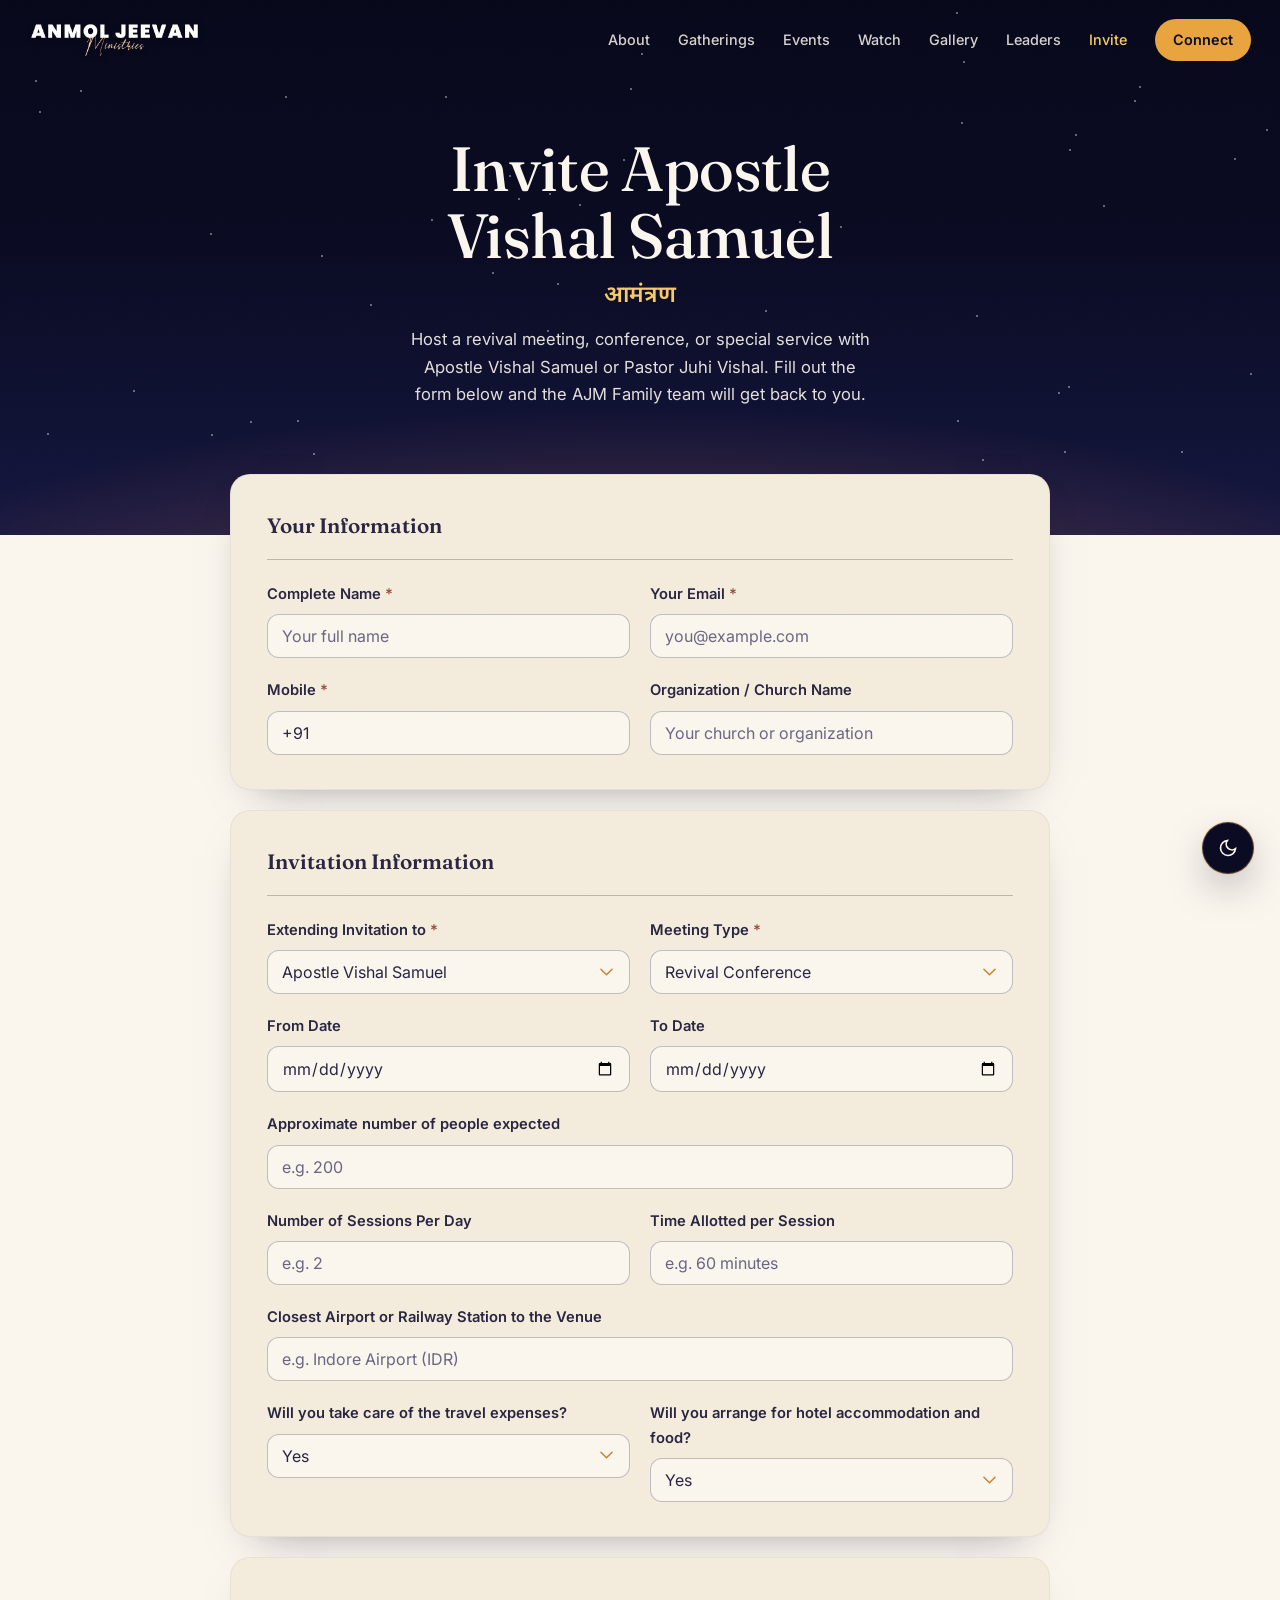
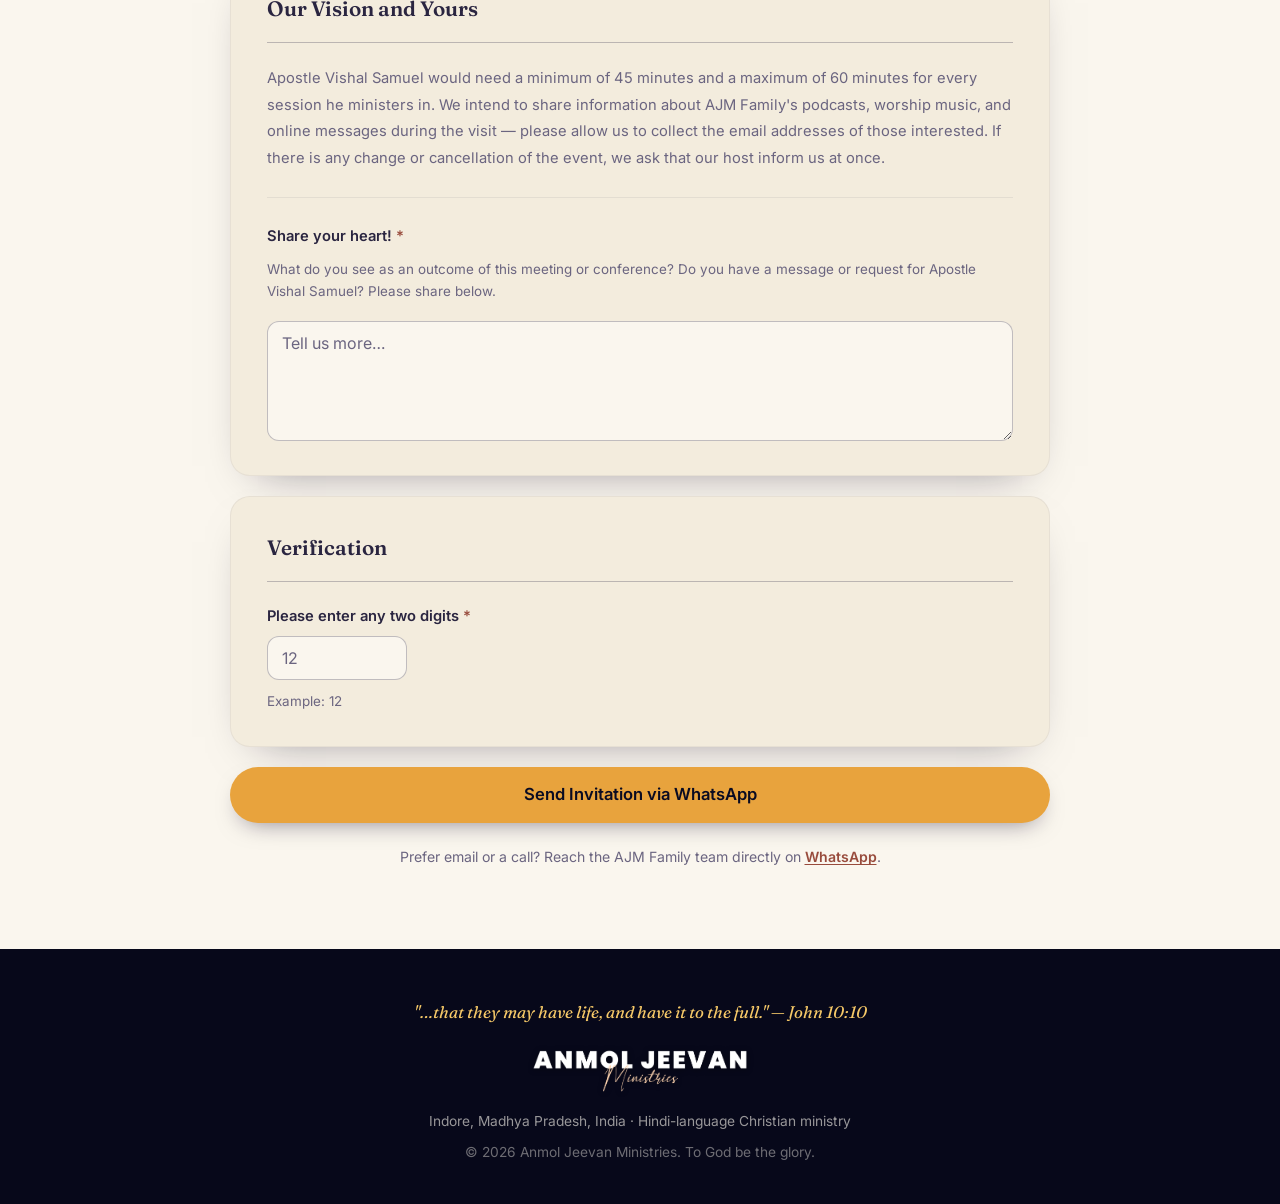
<file: invite.html>
<!DOCTYPE html>
<html lang="en">
<head>
<meta charset="UTF-8">
<meta name="theme-color" content="#faf6ee">
<script>(function(){try{var t=localStorage.getItem('ajm-theme');document.documentElement.setAttribute('data-theme',t||'light');if(t==='dark'){var m=document.querySelector('meta[name="theme-color"]');if(m)m.setAttribute('content','#0a0b22');}}catch(e){}})();</script>
<meta name="viewport" content="width=device-width, initial-scale=1.0">
<title>Invite Apostle Vishal Samuel to Speak | AJM Family</title>
<meta name="description" content="Invite Apostle Vishal Samuel or Pastor Juhi Vishal of Anmol Jeevan Ministries (AJM / AJM Family) to minister at your revival conference, church service, or special event.">
<meta name="keywords" content="Anmol Jeevan Ministries, AJM, AJM Family, AJMI, Apostle Vishal Samuel, Pastor Vishal Samuel, Pastor Juhi Vishal, invite a speaker, invite a pastor, Indore church">
<meta name="robots" content="index, follow">
<link rel="canonical" href="https://ajmfamily.site/invite.html">
<link rel="icon" type="image/svg+xml" href="/favicon.svg">
<link rel="apple-touch-icon" href="/apple-touch-icon.png">

<meta property="og:type" content="website">
<meta property="og:site_name" content="Anmol Jeevan Ministries">
<meta property="og:title" content="Invite Apostle Vishal Samuel to Speak | AJM Family">
<meta property="og:description" content="Invite Apostle Vishal Samuel or Pastor Juhi Vishal to minister at your revival conference, church service, or special event.">
<meta property="og:url" content="https://ajmfamily.site/invite.html">
<meta property="og:image" content="https://ajmfamily.site/img/og-image.jpg">
<meta property="og:image:width" content="1200">
<meta property="og:image:height" content="630">
<meta property="og:locale" content="en_IN">
<meta property="og:locale:alternate" content="hi_IN">

<meta name="twitter:card" content="summary_large_image">
<meta name="twitter:title" content="Invite Apostle Vishal Samuel to Speak | AJM Family">
<meta name="twitter:description" content="Invite Apostle Vishal Samuel or Pastor Juhi Vishal to minister at your revival conference, church service, or special event.">
<meta name="twitter:image" content="https://ajmfamily.site/img/og-image.jpg">

<script type="application/ld+json">
{
  "@context": "https://schema.org",
  "@type": "Church",
  "name": "Anmol Jeevan Ministries",
  "alternateName": ["AJM", "AJM Family", "AJMI"],
  "url": "https://ajmfamily.site/",
  "logo": "https://ajmfamily.site/apple-touch-icon.png",
  "image": "https://ajmfamily.site/img/og-image.jpg",
  "address": {
    "@type": "PostalAddress",
    "addressLocality": "Indore",
    "addressRegion": "Madhya Pradesh",
    "addressCountry": "IN"
  },
  "founder": [
    {
      "@type": "Person",
      "name": "Apostle Vishal Samuel",
      "alternateName": "Pastor Vishal Samuel",
      "jobTitle": "Founder & Lead Pastor",
      "sameAs": [
        "https://www.facebook.com/people/Pastor-Vishal-Samuel/100044267696807/",
        "https://www.youtube.com/@ajmifamily"
      ]
    },
    { "@type": "Person", "name": "Pastor Juhi Vishal" }
  ],
  "sameAs": [
    "https://www.youtube.com/@ajmifamily",
    "https://www.instagram.com/anmoljeevanministries",
    "https://www.facebook.com/people/Pastor-Vishal-Samuel/100044267696807/"
  ]
}
</script>

<link rel="preconnect" href="https://fonts.googleapis.com">
<link rel="preconnect" href="https://fonts.gstatic.com" crossorigin>
<link href="https://fonts.googleapis.com/css2?family=Fraunces:ital,opsz,wght@0,9..144,300..900;1,9..144,400..600&family=Inter:wght@400;500;600;700&family=Noto+Sans+Devanagari:wght@400;500;600;700&display=swap" rel="stylesheet">
<style>
  :root{
    --night:#0a0b22;
    --night-2:#14163f;
    --night-3:#1c1f52;
    --gold:#e8a33d;
    --gold-soft:#f6c968;
    --gold-deep:#c9832f;
    --cream:#faf6ee;
    --cream-2:#f3ecdd;
    --clay:#c96f5a;
    --sky:#7b94b8;
    --ink:#2a2540;
    --muted:#6b6580;
    --glass:rgba(255,255,255,.06);
    --glass-brd:rgba(255,255,255,.14);
    --ease-out:cubic-bezier(.16,1,.3,1);
    --ease-spring:cubic-bezier(.34,1.56,.64,1);
    --ease-smooth:cubic-bezier(.4,0,.2,1);
    --surface:#faf6ee;
    --surface-2:#f3ecdd;
    --on-surface:#2a2540;
    --on-surface-muted:#6b6580;
    --hairline:rgba(42,37,64,.08);
    --hairline-2:rgba(42,37,64,.22);
    --nav-glass:rgba(250,246,238,.78);
    --nav-glass-brd:rgba(255,255,255,.6);
    color-scheme:light;
  }
  :root[data-theme="dark"]{
    --surface:#0d0e28;
    --surface-2:#161a3d;
    --on-surface:#eae7f5;
    --on-surface-muted:#a29dc4;
    --hairline:rgba(255,255,255,.08);
    --hairline-2:rgba(255,255,255,.22);
    --nav-glass:rgba(10,11,34,.78);
    --nav-glass-brd:rgba(255,255,255,.14);
    color-scheme:dark;
  }
  *{margin:0;padding:0;box-sizing:border-box}
  html{scroll-behavior:smooth}
  @media(prefers-reduced-motion:reduce){
    *,*::before,*::after{animation-duration:.01ms!important;animation-iteration-count:1!important;transition-duration:.01ms!important;scroll-behavior:auto!important}
  }
  body{
    font-family:'Inter','Noto Sans Devanagari',sans-serif;
    background:var(--surface);
    color:var(--on-surface);
    line-height:1.65;
    -webkit-font-smoothing:antialiased;
    overflow-x:hidden;
    transition:background .4s,color .4s;
  }
  .dev{font-family:'Noto Sans Devanagari',sans-serif}
  h1,h2,h3,.display{font-family:'Fraunces',serif}
  a{color:inherit;text-decoration:none}
  .wrap{max-width:1120px;margin:0 auto;padding:0 28px}
  .eyebrow{font-size:.72rem;letter-spacing:.28em;text-transform:uppercase;font-weight:600;color:var(--clay)}

  .grain{
    position:fixed;inset:0;z-index:95;pointer-events:none;opacity:.035;mix-blend-mode:overlay;
    background-image:url("data:image/svg+xml,%3Csvg xmlns='http://www.w3.org/2000/svg' width='120' height='120'%3E%3Cfilter id='n'%3E%3CfeTurbulence type='fractalNoise' baseFrequency='0.85' numOctaves='2' stitchTiles='stitch'/%3E%3C/filter%3E%3Crect width='100%25' height='100%25' filter='url(%23n)'/%3E%3C/svg%3E");
  }

  /* nav */
  nav{
    position:fixed;top:0;left:50%;transform:translateX(-50%);width:100%;z-index:50;
    display:flex;align-items:center;justify-content:space-between;padding:18px 28px;border-radius:0;
    transition:top .5s var(--ease-out),width .5s var(--ease-out),padding .5s var(--ease-out),
      border-radius .5s var(--ease-out),background .4s,box-shadow .4s,border-color .4s;
    border:1px solid transparent;
  }
  nav.scrolled{
    top:14px;width:min(92%,1080px);padding:10px 22px;border-radius:100px;
    background:var(--nav-glass);backdrop-filter:blur(20px) saturate(1.4);-webkit-backdrop-filter:blur(20px) saturate(1.4);
    box-shadow:0 10px 40px -12px rgba(20,10,40,.28);border-color:var(--nav-glass-brd);
  }
  .brand{display:flex;align-items:center;color:var(--cream);transition:color .4s}
  .brand-logo{height:36px;width:auto;filter:drop-shadow(0 1px 3px rgba(0,0,0,.4))}
  .brand-logo-lg{height:46px}
  nav .logo-dark{display:block}
  nav .logo-light{display:none}
  nav.scrolled .logo-dark{display:none}
  nav.scrolled .logo-light{display:block}
  :root[data-theme="dark"] nav.scrolled .logo-dark{display:block}
  :root[data-theme="dark"] nav.scrolled .logo-light{display:none}
  .navlinks{display:flex;gap:28px;align-items:center}
  .navlinks a{font-size:.9rem;font-weight:500;color:var(--cream);opacity:.85;transition:color .4s,opacity .2s}
  nav.scrolled .navlinks a{color:var(--on-surface)}
  .navlinks a:hover{opacity:1;color:var(--gold)}
  .navlinks a.current{opacity:1;color:var(--gold-soft)}
  nav.scrolled .navlinks a.current{color:var(--gold-deep)}
  .navlinks .btn{background:var(--gold);color:var(--night);padding:9px 18px;border-radius:100px;font-weight:600;opacity:1;
    transition:background .3s var(--ease-smooth),transform .3s var(--ease-spring)}
  .navlinks .btn:hover{background:var(--gold-soft);color:var(--night);transform:translateY(-2px)}
  .menutoggle{display:none;background:none;border:0;cursor:pointer;color:var(--cream)}
  nav.scrolled .menutoggle{color:var(--on-surface)}

  /* floating theme toggle */
  .theme-fab{
    position:fixed;bottom:26px;right:26px;z-index:70;
    display:flex;align-items:center;justify-content:center;
    width:52px;height:52px;border-radius:50%;
    background:var(--night);color:var(--cream);
    border:1px solid rgba(232,163,61,.35);
    box-shadow:0 16px 40px -10px rgba(20,10,40,.5),0 0 0 1px rgba(232,163,61,.15);
    opacity:1;transform:none;pointer-events:auto;cursor:pointer;
    transition:opacity .5s var(--ease-out),transform .3s var(--ease-spring),background .3s;
  }
  .theme-fab.hide{opacity:0;transform:translateY(16px) scale(.9);pointer-events:none}
  .theme-fab:hover{transform:scale(1.08);background:var(--night-2)}
  .theme-fab svg{width:20px;height:20px}
  .theme-fab .icon-sun{display:none}
  .theme-fab .icon-moon{display:block}
  :root[data-theme="dark"] .theme-fab .icon-sun{display:block}
  :root[data-theme="dark"] .theme-fab .icon-moon{display:none}

  /* page hero */
  .ihero{position:relative;min-height:42vh;display:flex;align-items:center;overflow:hidden;color:var(--cream);
    background:
      radial-gradient(120% 90% at 50% 130%,rgba(232,163,61,.55) 0%,rgba(201,111,90,.25) 30%,transparent 60%),
      linear-gradient(180deg,#07081a 0%,var(--night) 45%,var(--night-2) 100%);
    padding:150px 0 70px}
  .aurora{position:absolute;inset:-10%;pointer-events:none;opacity:.8;will-change:transform;
    background:
      radial-gradient(38% 30% at 20% 20%,rgba(123,148,184,.35),transparent 60%),
      radial-gradient(30% 26% at 82% 15%,rgba(201,111,90,.32),transparent 60%),
      radial-gradient(45% 35% at 60% 88%,rgba(232,163,61,.3),transparent 65%);
    filter:blur(46px);animation:auroraShift 22s ease-in-out infinite alternate}
  @keyframes auroraShift{0%{transform:translate3d(0,0,0) scale(1)}50%{transform:translate3d(2%,-3%,0) scale(1.06)}100%{transform:translate3d(-2%,2%,0) scale(1.02)}}
  .stars{position:absolute;inset:0;pointer-events:none}
  .stars i{position:absolute;width:2px;height:2px;border-radius:50%;background:#fff;opacity:.5;animation:tw 4s infinite ease-in-out}
  @keyframes tw{0%,100%{opacity:.15}50%{opacity:.75}}
  .ihero-inner{position:relative;z-index:2;width:100%;text-align:center;padding:0 28px}
  .ihero .kicker{display:inline-flex;align-items:center;gap:10px;font-size:.72rem;letter-spacing:.28em;text-transform:uppercase;font-weight:600;color:var(--gold-soft);margin-bottom:22px}
  .ihero .kicker::before,.ihero .kicker::after{content:"";width:26px;height:1px;background:var(--gold-soft);opacity:.6}
  .ihero h1{font-size:clamp(2.4rem,6vw,4rem);line-height:1.05;font-weight:500;margin-bottom:10px}
  .ihero h1 em{font-style:italic;color:var(--gold-soft)}
  .ihero .hindi{font-weight:600;font-size:clamp(1.1rem,2.6vw,1.4rem);color:var(--gold);margin-bottom:20px}
  .ihero .lead{max-width:600px;margin:0 auto;font-size:1.04rem;color:rgba(250,246,238,.82)}

  section{padding:80px 0}
  .reveal{opacity:0;transform:translateY(30px) scale(.98);filter:blur(6px);transition:opacity 1s var(--ease-out),transform 1s var(--ease-out),filter 1s var(--ease-out);will-change:transform,opacity,filter}
  .reveal.in{opacity:1;transform:none;filter:blur(0)}
  .reveal.in.done{will-change:auto}

  /* invite form */
  .invite-form{max-width:820px;margin:0 auto;display:flex;flex-direction:column;gap:26px}
  .invite-panel{background:var(--surface-2);border-radius:20px;padding:34px 38px;box-shadow:inset 0 1px 0 rgba(255,255,255,.5)}
  .invite-panel h2{font-size:1.3rem;font-weight:600;margin-bottom:22px;padding-bottom:16px;border-bottom:1px solid var(--hairline-2)}
  .invite-panel .field-row{display:grid;grid-template-columns:1fr 1fr;gap:20px}
  .invite-panel .field{display:flex;flex-direction:column;gap:8px;margin-bottom:20px}
  .invite-panel .field:last-child{margin-bottom:0}
  .invite-panel .field-row .field{margin-bottom:0}
  .invite-panel label{font-size:.85rem;font-weight:600;color:var(--on-surface)}
  .invite-panel label .req{color:var(--clay)}
  .invite-panel input,.invite-panel select,.invite-panel textarea{
    background:var(--surface);border:1px solid var(--hairline-2);border-radius:10px;padding:11px 14px;
    color:var(--on-surface);font-family:'Inter',sans-serif;font-size:.95rem;transition:border-color .3s,background .3s}
  .invite-panel input::placeholder,.invite-panel textarea::placeholder{color:var(--on-surface-muted);opacity:.6}
  .invite-panel input:focus,.invite-panel select:focus,.invite-panel textarea:focus{outline:none;border-color:var(--gold)}
  .invite-panel select{
    appearance:none;-webkit-appearance:none;-moz-appearance:none;
    background-image:url("data:image/svg+xml,%3Csvg xmlns='http://www.w3.org/2000/svg' width='14' height='9' viewBox='0 0 14 9' fill='none'%3E%3Cpath d='M1 1.5L7 7.5L13 1.5' stroke='%23c9832f' stroke-width='1.6' stroke-linecap='round' stroke-linejoin='round'/%3E%3C/svg%3E");
    background-repeat:no-repeat;background-position:right 16px center;background-size:13px;padding-right:42px}
  .invite-panel select option{color:#111;background:#fff}
  .invite-panel textarea{resize:vertical;min-height:120px}
  .invite-panel .instructions{color:var(--on-surface-muted);font-size:.92rem;line-height:1.8;margin-bottom:26px;padding-bottom:26px;border-bottom:1px solid var(--hairline)}
  .invite-panel .hint{font-size:.78rem;color:var(--on-surface-muted);margin-top:2px}
  .invite-panel input[type="date"]{color-scheme:light}
  :root[data-theme="dark"] .invite-panel input[type="date"]{color-scheme:dark}
  .invite-submit-row{text-align:center}
  .invite-note{max-width:640px;margin:22px auto 0;text-align:center;color:var(--on-surface-muted);font-size:.88rem}
  .invite-success{max-width:560px;margin:0 auto;text-align:center;display:none;
    background:var(--surface-2);border-radius:20px;padding:44px 38px;box-shadow:inset 0 1px 0 rgba(255,255,255,.5)}
  .invite-success .check{width:64px;height:64px;border-radius:50%;background:rgba(232,163,61,.16);
    border:1.5px solid rgba(232,163,61,.5);display:flex;align-items:center;justify-content:center;
    font-size:1.8rem;color:var(--gold-deep);margin:0 auto 20px}
  .invite-success h3{font-family:'Fraunces',serif;font-size:1.7rem;font-weight:500;margin-bottom:12px}
  .invite-success p{color:var(--on-surface-muted);margin-bottom:26px}
  .invite-again-btn{background:none;border:1.5px solid var(--hairline);color:var(--on-surface);
    padding:13px 26px;border-radius:100px;font-weight:600;font-size:.9rem;cursor:pointer}
  .invite-again-btn:hover{border-color:var(--gold-deep);color:var(--gold-deep)}
  .invite-note a{color:var(--clay);font-weight:600}

  .btn-lg{padding:14px 30px;border-radius:100px;font-weight:600;font-size:.98rem;display:inline-flex;align-items:center;justify-content:center;
    transition:box-shadow .45s var(--ease-out),background .3s var(--ease-smooth),transform .45s var(--ease-spring);will-change:transform;cursor:pointer;border:0;font-family:inherit}
  .jsmag{transition:box-shadow .45s var(--ease-out),background .3s var(--ease-smooth)!important}
  .btn-gold{background:var(--gold);color:var(--night);box-shadow:0 8px 30px rgba(232,163,61,.4)}
  .btn-gold:hover{box-shadow:0 16px 40px rgba(232,163,61,.6)}
  .btn-gold:not(.jsmag):hover{transform:translateY(-3px) scale(1.02)}

  footer{background:#07081a;color:rgba(250,246,238,.6);padding:50px 0 40px;text-align:center}
  footer .brand{justify-content:center;color:var(--cream);margin-bottom:14px}
  footer p{font-size:.86rem}
  footer .verse-sm{font-family:'Fraunces',serif;font-style:italic;color:var(--gold-soft);margin-bottom:22px;font-size:1.05rem}

  @media(max-width:860px){
    .navlinks{position:fixed;inset:0 0 auto 0;top:0;flex-direction:column;background:var(--night);
      padding:90px 28px 34px;gap:22px;transform:translateY(-100%);transition:transform .4s;box-shadow:0 20px 40px rgba(0,0,0,.3)}
    .navlinks{visibility:hidden;transition:transform .4s,visibility 0s .4s}
    .navlinks.open{transform:translateY(0);visibility:visible;transition:transform .4s,visibility 0s}
    nav:has(.navlinks.open){top:0;width:100%;padding:18px 28px;border-radius:0;background:none;backdrop-filter:none;-webkit-backdrop-filter:none;box-shadow:none;border:0}
    nav:has(.navlinks.open) .menutoggle{color:var(--cream)}
    .navlinks a{color:var(--cream)!important;font-size:1.1rem}
    .menutoggle{display:block;z-index:60}
    .invite-panel{padding:26px 22px}
    .invite-panel .field-row{grid-template-columns:1fr}
    .theme-fab{right:16px;bottom:16px;width:44px;height:44px}
    .theme-fab svg{width:18px;height:18px}
  }
</style>
<link rel="stylesheet" href="css/family.css">
</head>
<body>

<div class="grain"></div>

<nav id="nav">
  <a class="brand" href="index.html" aria-label="Anmol Jeevan Ministries">
    <img class="brand-logo logo-dark" src="img/logo.png" alt="Anmol Jeevan Ministries">
    <img class="brand-logo logo-light" src="img/logo-light.png" alt="Anmol Jeevan Ministries">
  </a>
  <button class="menutoggle" id="menutoggle" aria-label="Menu">
    <svg width="26" height="26" viewBox="0 0 24 24" fill="none" stroke="currentColor" stroke-width="2"><line x1="3" y1="7" x2="21" y2="7"/><line x1="3" y1="12" x2="21" y2="12"/><line x1="3" y1="17" x2="21" y2="17"/></svg>
  </button>
  <div class="navlinks" id="navlinks">
    <a class="nav-full-link" href="index.html#about">About</a>
    <a class="nav-full-link" href="index.html#service">Gatherings</a>
    <a class="nav-full-link" href="events.html">Events</a>
    <a class="nav-full-link" href="index.html#watch">Watch</a>
    <a class="nav-full-link" href="gallery.html">Gallery</a>
    <a class="nav-full-link" href="index.html#leaders">Leaders</a>
    <a class="nav-full-link current" href="invite.html">Invite</a>
    <a class="nav-full-link btn" href="index.html#connect">Connect</a>
    <div class="nav-mobile-primary">
      <a href="events.html#visit">Visit</a>
      <a href="events.html">Events</a>
      <a href="prayer.html">Prayer</a>
      <a href="index.html#watch">Watch</a>
      <a href="index.html#about">About</a>
    </div>
    <details class="nav-mobile-more">
      <summary>More from AJM</summary>
      <div>
        <a href="gallery.html">Gallery</a>
        <a href="index.html#leaders">Leaders</a>
        <a href="invite.html">Invite</a>
        <a href="index.html#connect">Connect</a>
      </div>
    </details>
  </div>
</nav>

<header class="ihero fam-sky">
  <div class="aurora"></div>
  <div class="stars" id="stars"></div>
  <div class="fam-sky-inner">
    <h1>Invite Apostle Vishal Samuel</h1>
    <div class="hindi dev">आमंत्रण</div>
    <p class="lead">Host a revival meeting, conference, or special service with Apostle Vishal Samuel or Pastor Juhi Vishal. Fill out the form below and the AJM Family team will get back to you.</p>
  </div>
</header>

<main class="fam-main" id="main">
<section>
  <div class="wrap">
    <form id="inviteForm" class="invite-form">

      <div class="invite-panel">
        <h2>Your Information</h2>
        <div class="field-row">
          <div class="field">
            <label>Complete Name <span class="req">*</span></label>
            <input type="text" name="name" required placeholder="Your full name">
          </div>
          <div class="field">
            <label>Your Email <span class="req">*</span></label>
            <input type="email" name="email" required placeholder="you@example.com">
          </div>
        </div>
        <div class="field-row">
          <div class="field">
            <label>Mobile <span class="req">*</span></label>
            <input type="tel" name="mobile" required value="+91 " placeholder="+91 xxxxx xxxxx" pattern="[+]?[0-9\s\-]{7,17}" title="Enter a valid phone number (digits only, 7–17 characters)">
          </div>
          <div class="field">
            <label>Organization / Church Name</label>
            <input type="text" name="org" placeholder="Your church or organization">
          </div>
        </div>
      </div>

      <div class="invite-panel">
        <h2>Invitation Information</h2>
        <div class="field-row">
          <div class="field">
            <label>Extending Invitation to <span class="req">*</span></label>
            <select name="inviteTo" required>
              <option>Apostle Vishal Samuel</option>
              <option>Pastor Juhi Vishal</option>
              <option>Both</option>
            </select>
          </div>
          <div class="field">
            <label>Meeting Type <span class="req">*</span></label>
            <select name="meetingType" required>
              <option>Revival Conference</option>
              <option>Sunday Special Service</option>
              <option>Youth Camp / Retreat</option>
              <option>Leaders' Meeting</option>
              <option>Crusade / Outreach</option>
              <option>Prayer Conference</option>
              <option>Other</option>
            </select>
          </div>
        </div>
        <div class="field-row">
          <div class="field">
            <label>From Date</label>
            <input type="date" name="fromDate">
          </div>
          <div class="field">
            <label>To Date</label>
            <input type="date" name="toDate">
          </div>
        </div>
        <div class="field">
          <label>Approximate number of people expected</label>
          <input type="number" name="attendance" min="1" placeholder="e.g. 200">
        </div>
        <div class="field-row">
          <div class="field">
            <label>Number of Sessions Per Day</label>
            <input type="text" name="sessions" placeholder="e.g. 2">
          </div>
          <div class="field">
            <label>Time Allotted per Session</label>
            <input type="text" name="sessionTime" placeholder="e.g. 60 minutes">
          </div>
        </div>
        <div class="field">
          <label>Closest Airport or Railway Station to the Venue</label>
          <input type="text" name="station" placeholder="e.g. Indore Airport (IDR)">
        </div>
        <div class="field-row">
          <div class="field">
            <label>Will you take care of the travel expenses?</label>
            <select name="travel">
              <option>Yes</option>
              <option>No</option>
              <option>Partly</option>
            </select>
          </div>
          <div class="field">
            <label>Will you arrange for hotel accommodation and food?</label>
            <select name="stay">
              <option>Yes</option>
              <option>No</option>
              <option>Partly</option>
            </select>
          </div>
        </div>
      </div>

      <div class="invite-panel">
        <h2>Our Vision and Yours</h2>
        <p class="instructions">Apostle Vishal Samuel would need a minimum of 45 minutes and a maximum of 60 minutes for every session he ministers in. We intend to share information about AJM Family's podcasts, worship music, and online messages during the visit — please allow us to collect the email addresses of those interested. If there is any change or cancellation of the event, we ask that our host inform us at once.</p>
        <div class="field">
          <label>Share your heart! <span class="req">*</span></label>
          <p class="hint" style="margin-bottom:10px">What do you see as an outcome of this meeting or conference? Do you have a message or request for Apostle Vishal Samuel? Please share below.</p>
          <textarea name="heart" required placeholder="Tell us more…"></textarea>
        </div>
      </div>

      <div class="invite-panel">
        <h2>Verification</h2>
        <div class="field">
          <label>Please enter any two digits <span class="req">*</span></label>
          <input type="text" name="verify" required pattern="[0-9]{2}" maxlength="2" inputmode="numeric" placeholder="12" style="max-width:140px">
          <p class="hint">Example: 12</p>
        </div>
      </div>

      <div class="invite-submit-row">
        <button type="submit" class="btn-lg btn-gold magnetic">Send Invitation via WhatsApp</button>
      </div>
    </form>
    <div class="invite-success" id="inviteSuccess">
      <div class="check">✓</div>
      <h3>Thank you, <span id="inviteSuccessName"></span>!</h3>
      <p>We've received your invitation details. WhatsApp should have opened with a message ready to send us — once you send it, the AJM Family team will follow up with you soon.</p>
      <button type="button" class="invite-again-btn" id="inviteAgainBtn">Submit another invitation</button>
    </div>
    <p class="invite-note" id="inviteNote">Prefer email or a call? Reach the AJM Family team directly on <a href="https://wa.me/917999929550" target="_blank" rel="noopener">WhatsApp</a>.</p>
  </div>
</section>
</main>

<footer id="siteFooter">
  <div class="wrap">
    <p class="verse-sm">"…that they may have life, and have it to the full." — John 10:10</p>
    <a class="brand" href="index.html" aria-label="Anmol Jeevan Ministries">
      <img class="brand-logo brand-logo-lg" src="img/logo.png" alt="Anmol Jeevan Ministries">
    </a>
    <p style="margin-top:16px">Indore, Madhya Pradesh, India · Hindi-language Christian ministry</p>
    <p style="margin-top:8px;opacity:.7">© <span id="yr"></span> Anmol Jeevan Ministries. To God be the glory.</p>
  </div>
</footer>

<button class="theme-fab" id="themeToggle" aria-label="Toggle dark theme">
  <svg class="icon-sun" viewBox="0 0 24 24" fill="none" stroke="currentColor" stroke-width="2"><circle cx="12" cy="12" r="4"/><path d="M12 2v2M12 20v2M4.93 4.93l1.41 1.41M17.66 17.66l1.41 1.41M2 12h2M20 12h2M6.34 17.66l-1.41 1.41M19.07 4.93l-1.41 1.41"/></svg>
  <svg class="icon-moon" viewBox="0 0 24 24" fill="none" stroke="currentColor" stroke-width="2"><path d="M21 12.79A9 9 0 1 1 11.21 3 7 7 0 0 0 21 12.79z"/></svg>
</button>

<script>
  const reduced=matchMedia('(prefers-reduced-motion:reduce)').matches;
  const fine=matchMedia('(hover:hover) and (pointer:fine)').matches;

  const nav=document.getElementById('nav');
  function frame(){
    nav.classList.toggle('scrolled',scrollY>40);
    requestAnimationFrame(frame);
  }
  requestAnimationFrame(frame);

  const themeFab=document.getElementById('themeToggle');
  const footerEl=document.getElementById('siteFooter');
  if(footerEl&&themeFab){
    new IntersectionObserver(es=>es.forEach(e=>themeFab.classList.toggle('hide',e.isIntersecting)),{threshold:.15})
      .observe(footerEl);
  }

  const magnets=[...document.querySelectorAll('.magnetic')].map(el=>({el,bx:0,by:0,tx:0,ty:0,lift:0,liftT:0}));
  if(fine&&!reduced&&magnets.length){
    magnets.forEach(m=>{
      m.el.classList.add('jsmag');
      m.el.addEventListener('mouseenter',()=>{m.liftT=1;});
      m.el.addEventListener('mousemove',e=>{
        const r=m.el.getBoundingClientRect();
        m.tx=(e.clientX-r.left-r.width/2)*0.22;
        m.ty=(e.clientY-r.top-r.height/2)*0.22;
      });
      m.el.addEventListener('mouseleave',()=>{m.tx=0;m.ty=0;m.liftT=0;});
    });
    (function magLoop(){
      magnets.forEach(m=>{
        m.bx+=(m.tx-m.bx)*0.18;
        m.by+=(m.ty-m.by)*0.18;
        m.lift+=(m.liftT-m.lift)*0.18;
        const lift=m.lift*6,scale=1+m.lift*0.035;
        m.el.style.transform='translate3d('+m.bx.toFixed(2)+'px,'+(m.by-lift).toFixed(2)+'px,0) scale('+scale.toFixed(3)+')';
      });
      requestAnimationFrame(magLoop);
    })();
  }

  const tog=document.getElementById('menutoggle'),links=document.getElementById('navlinks');
  tog.addEventListener('click',()=>links.classList.toggle('open'));
  links.querySelectorAll('a').forEach(a=>a.addEventListener('click',()=>links.classList.remove('open')));

  // theme toggle
  if(themeFab){
    themeFab.addEventListener('click',()=>{
      const root=document.documentElement;
      const isDark=root.getAttribute('data-theme')==='dark';
      const next=isDark?'light':'dark';
      root.setAttribute('data-theme',next);
      const metaTheme=document.querySelector('meta[name="theme-color"]');
      if(metaTheme)metaTheme.setAttribute('content',next==='dark'?'#0a0b22':'#faf6ee');
      try{localStorage.setItem('ajm-theme',next);}catch(e){}
    });
  }

  const io=new IntersectionObserver(es=>es.forEach(e=>{
    if(e.isIntersecting){
      const el=e.target;el.classList.add('in');io.unobserve(el);
      el.addEventListener('transitionend',()=>el.classList.add('done'),{once:true});
    }
  }),{threshold:0,rootMargin:'0px 0px -8% 0px'});
  document.querySelectorAll('.reveal:not(.in)').forEach(el=>io.observe(el));

  const frag=document.createDocumentFragment();
  for(let i=0;i<50;i++){const d=document.createElement('i');d.style.left=Math.random()*100+'%';d.style.top=Math.random()*90+'%';d.style.animationDelay=Math.random()*4+'s';d.style.animationDuration=(3+Math.random()*3)+'s';frag.appendChild(d)}
  document.getElementById('stars').appendChild(frag);

  const fromDateEl=document.querySelector('[name="fromDate"]'),toDateEl=document.querySelector('[name="toDate"]');
  if(fromDateEl&&toDateEl){
    const today=new Date().toISOString().split('T')[0];
    fromDateEl.min=today;
    toDateEl.min=today;
    fromDateEl.addEventListener('change',()=>{
      toDateEl.min=fromDateEl.value||today;
      if(toDateEl.value&&toDateEl.value<toDateEl.min)toDateEl.value=toDateEl.min;
    });
  }

  function withCountryCode(v){
    v=(v||'').trim();
    return v&&!v.startsWith('+')?'+91 '+v:v;
  }

  document.getElementById('inviteForm').addEventListener('submit', function(e){
    e.preventDefault();
    const fd=new FormData(this);
    const lines=[
      'New speaking invitation from AJM Family website:',
      '',
      '— Your Information —',
      'Name: '+(fd.get('name')||''),
      'Email: '+(fd.get('email')||''),
      'Mobile: '+withCountryCode(fd.get('mobile')),
      fd.get('org')?('Organization/Church: '+fd.get('org')):null,
      '',
      '— Invitation Information —',
      'Extending invitation to: '+(fd.get('inviteTo')||''),
      'Meeting type: '+(fd.get('meetingType')||''),
      fd.get('fromDate')?('From: '+fd.get('fromDate')):null,
      fd.get('toDate')?('To: '+fd.get('toDate')):null,
      fd.get('attendance')?('Approx. attendance: '+fd.get('attendance')):null,
      fd.get('sessions')?('Sessions per day: '+fd.get('sessions')):null,
      fd.get('sessionTime')?('Time per session: '+fd.get('sessionTime')):null,
      fd.get('station')?('Nearest airport/station: '+fd.get('station')):null,
      'Travel expenses covered: '+(fd.get('travel')||''),
      'Hotel & food arranged: '+(fd.get('stay')||''),
      '',
      '— Share your heart —',
      fd.get('heart')||''
    ].filter(Boolean).join('\n');
    const url='https://wa.me/917999929550?text='+encodeURIComponent(lines);
    window.open(url,'_blank','noopener');
    logRegistration('Speaking Invitation',{
      name: fd.get('name')||'', phone: withCountryCode(fd.get('mobile')), email: fd.get('email')||'',
      details: [
        fd.get('org')?('Org: '+fd.get('org')):null,
        'To: '+(fd.get('inviteTo')||''),
        'Type: '+(fd.get('meetingType')||''),
        fd.get('fromDate')?('From: '+fd.get('fromDate')):null,
        fd.get('toDate')?('To: '+fd.get('toDate')):null,
        fd.get('attendance')?('Attendance: '+fd.get('attendance')):null
      ].filter(Boolean).join('; ')
    });
    document.getElementById('inviteSuccessName').textContent = fd.get('name')||'there';
    this.style.display = 'none';
    document.getElementById('inviteNote').style.display = 'none';
    document.getElementById('inviteSuccess').style.display = 'block';
  });

  document.getElementById('inviteAgainBtn').addEventListener('click', ()=>{
    const form = document.getElementById('inviteForm');
    form.reset();
    form.elements['mobile'].value = '+91 ';
    document.getElementById('inviteSuccess').style.display = 'none';
    document.getElementById('inviteNote').style.display = 'block';
    form.style.display = 'flex';
  });

  document.getElementById('yr').textContent=new Date().getFullYear();
</script>
<script src="js/reglog.js"></script>
</body>
</html>
</file>
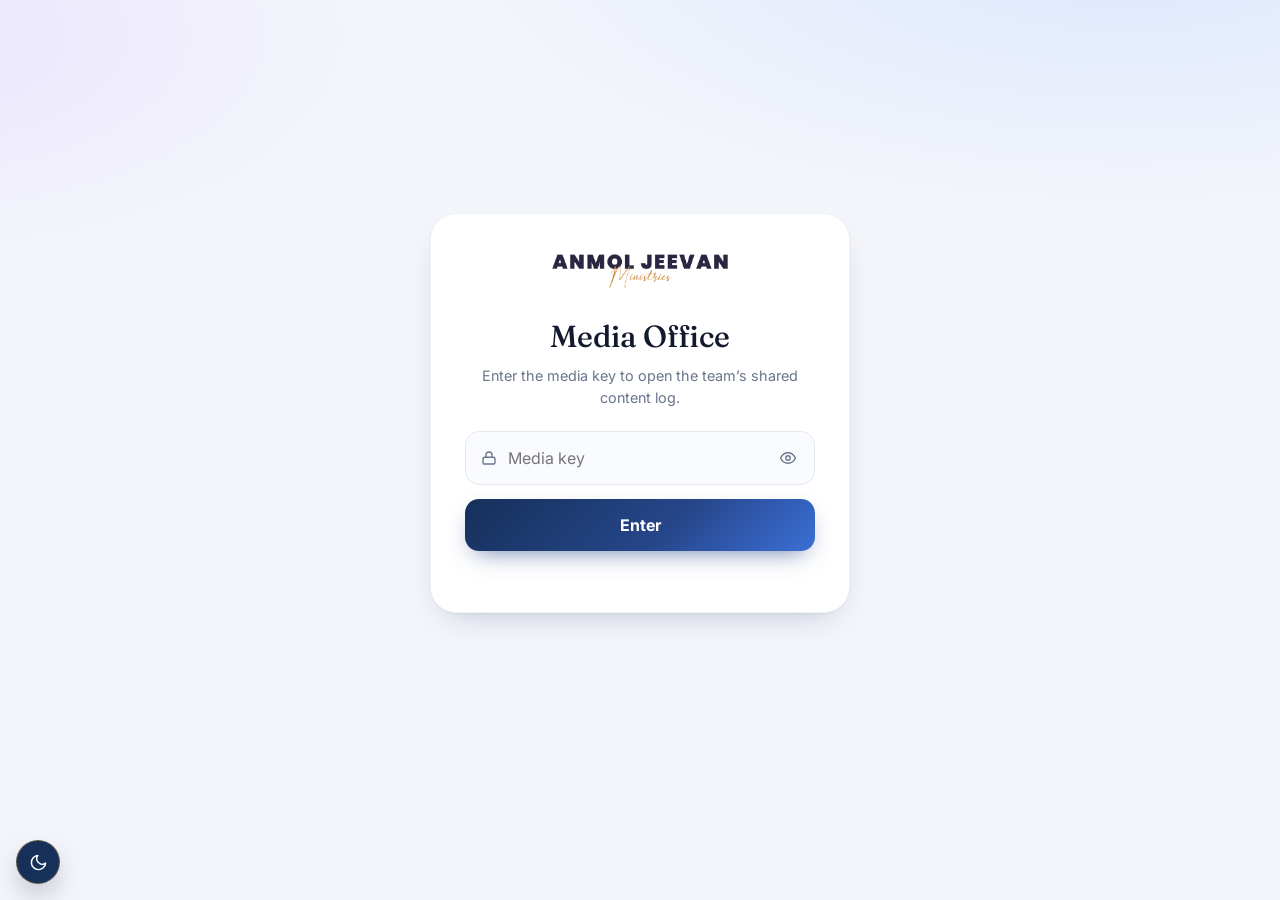
<file: media.html>
<!DOCTYPE html>
<html lang="en">
<head>
<meta charset="UTF-8">
<meta name="viewport" content="width=device-width, initial-scale=1.0">
<script>(function(){try{var t=localStorage.getItem('ajm-theme');document.documentElement.setAttribute('data-theme',t==='dark'?'dark':'light');}catch(e){}})();</script>
<title>Media Office — Content Log</title>
<meta name="robots" content="noindex, nofollow">
<link rel="icon" type="image/svg+xml" href="/favicon.svg">
<link rel="preconnect" href="https://fonts.googleapis.com">
<link rel="preconnect" href="https://fonts.gstatic.com" crossorigin>
<link href="https://fonts.googleapis.com/css2?family=Fraunces:ital,opsz,wght@0,9..144,300..900;1,9..144,400..600&family=Inter:wght@400;500;600;700;800&display=swap" rel="stylesheet">
<style>
  :root{
    --navy:#16305a; --blue:#2f6df6; --blue-soft:#eaf1ff; --indigo:#4b5cf0;
    --ink:#141a2e; --muted:#69758c; --line:#e3e8f1; --line-2:#edf1f8; --bg:#f3f5fa;
    --ok:#1f9d63; --ok-soft:#e3f6ec; --warn:#d98a0b; --warn-soft:#fdf1d8; --bad:#d64545;
    --gold:#e8a33d; --gold-soft:#fff6e2;
    --card:#fff; --radius:20px;
    --shadow:0 1px 2px rgba(20,30,60,.05),0 14px 34px -18px rgba(20,40,90,.30);
    --grad:linear-gradient(135deg,#16305a 0%,#26468a 58%,#3b6fd6 100%);
    --grad-up:linear-gradient(135deg,#0f4d36 0%,#1c7a53 60%,#27a06a 100%);
  }
  *{margin:0;padding:0;box-sizing:border-box}
  body{font-family:'Inter',sans-serif;color:var(--ink);line-height:1.5;padding:26px clamp(18px,2.4vw,48px);overflow-x:hidden;min-height:100vh;
    background:
      radial-gradient(1100px 460px at 88% -8%,#dbe6ff 0%,transparent 62%),
      radial-gradient(800px 380px at -8% 4%,#ebe4ff 0%,transparent 58%),
      var(--bg)}
  h1,h2,h3{font-family:'Fraunces',serif;font-weight:500}
  .wrap{width:100%} /* uses the whole screen — no empty bands on wide monitors */
  [hidden]{display:none!important}
  svg.i{width:18px;height:18px;flex:none;stroke:currentColor;fill:none;stroke-width:1.8;stroke-linecap:round;stroke-linejoin:round}

  /* ---------- login ---------- */
  #gate{min-height:86vh;display:flex;align-items:center;justify-content:center}
  .gate-card{width:min(420px,92vw);background:var(--card);border-radius:26px;padding:38px 34px 32px;text-align:center;box-shadow:var(--shadow);border:1px solid var(--line-2)}
  .gate-card img{height:38px;margin-bottom:18px}
  .gate-card h1{font-size:1.9rem;margin-bottom:6px}
  .gate-card p{color:var(--muted);font-size:.9rem;margin-bottom:22px}
  .gate-field{display:flex;align-items:center;gap:10px;border:1.5px solid var(--line);border-radius:14px;padding:0 14px;background:#fafbfe;margin-bottom:14px;transition:border-color .2s,box-shadow .2s}
  .gate-field:focus-within{border-color:var(--blue);box-shadow:0 0 0 4px rgba(47,109,246,.12)}
  .gate-field svg{color:var(--muted)}
  .gate-field input{flex:1;border:0;background:transparent;padding:14px 0;font:inherit;font-size:1rem;outline:none;min-width:0}
  .gate-field .eye{flex:none;width:36px;height:36px;margin-right:-6px;border-radius:50%;border:0;background:transparent;color:var(--muted);display:inline-flex;align-items:center;justify-content:center;cursor:pointer;transition:background .15s,color .15s}
  .gate-field .eye:hover{background:var(--blue-soft);color:var(--blue)}
  .gate-field .eye:focus-visible{outline:2px solid var(--blue);outline-offset:1px}
  .gate-field .eye .eye-off{display:none}
  .gate-field .eye.on .eye-on{display:none}
  .gate-field .eye.on .eye-off{display:block}
  #gateBtn{width:100%;padding:14px;border-radius:14px;border:0;background:var(--grad);color:#fff;font:inherit;font-weight:700;font-size:1rem;cursor:pointer;transition:transform .15s,box-shadow .2s;box-shadow:0 10px 24px -10px rgba(38,70,138,.7)}
  #gateBtn:hover{transform:translateY(-1px)}
  #gateBtn:disabled{opacity:.6;cursor:default;transform:none}
  #gateError{color:var(--bad);font-size:.84rem;min-height:1.3em;margin-top:12px}

  /* ---------- app shell ---------- */
  #panel{display:none}
  header.top{display:flex;align-items:center;justify-content:space-between;flex-wrap:wrap;gap:14px;margin-bottom:20px}
  .brand{display:flex;align-items:center;gap:14px}
  .brand img{height:34px}
  .brand h1{font-size:1.55rem;line-height:1.1}
  .brand .sub{color:var(--muted);font-size:.82rem;margin-top:2px}
  .top-actions{display:flex;gap:10px;flex-wrap:wrap}
  .btn{display:inline-flex;align-items:center;justify-content:center;gap:8px;padding:10px 18px;border-radius:100px;border:1.5px solid var(--line);background:#fff;font-weight:600;font-size:.85rem;cursor:pointer;color:var(--ink);font-family:inherit;transition:transform .15s,box-shadow .2s,background .2s,border-color .2s}
  .btn:hover{border-color:#c9d4ea;box-shadow:0 6px 16px -10px rgba(20,40,90,.5);transform:translateY(-1px)}
  .btn.primary{background:var(--grad);border-color:transparent;color:#fff;box-shadow:0 10px 22px -12px rgba(38,70,138,.8)}
  .btn.primary:hover{box-shadow:0 14px 26px -12px rgba(38,70,138,.9)}
  .btn.sm{padding:7px 14px;font-size:.78rem}
  .btn:disabled{opacity:.45;cursor:default;pointer-events:none}

  .tabs{display:inline-flex;gap:4px;padding:5px;border-radius:100px;background:rgba(255,255,255,.75);border:1px solid var(--line);backdrop-filter:blur(8px);margin-bottom:20px;flex-wrap:wrap;box-shadow:0 8px 20px -16px rgba(20,40,90,.5)}
  .tab{display:inline-flex;align-items:center;gap:8px;padding:9px 18px;border-radius:100px;border:0;background:transparent;font:inherit;font-size:.84rem;font-weight:600;cursor:pointer;color:var(--muted);transition:background .2s,color .2s}
  .tab:hover{color:var(--ink)}
  .tab.active{background:var(--grad);color:#fff;box-shadow:0 8px 18px -10px rgba(38,70,138,.9)}

  .card{background:var(--card);border:1px solid var(--line-2);border-radius:var(--radius);box-shadow:var(--shadow)}
  .muted{color:var(--muted)}
  .panel-head{display:flex;align-items:flex-end;justify-content:space-between;gap:14px;flex-wrap:wrap;margin-bottom:16px}
  .panel-head h2{font-size:1.5rem;line-height:1.15}
  .panel-head p{color:var(--muted);font-size:.9rem;margin-top:2px;max-width:640px}
  .fade{animation:fade .35s ease both}
  @keyframes fade{from{opacity:0;transform:translateY(6px)}to{opacity:1;transform:none}}

  /* ---------- the shared log ---------- */
  .sheet{padding:0 0 22px;overflow:hidden}
  .sheet::before{content:"";display:block;height:6px;background:linear-gradient(90deg,#16305a,#3b6fd6 55%,var(--gold))}
  .sheet-in{padding:22px 26px 0}
  .sheet-head{display:flex;justify-content:space-between;align-items:flex-start;gap:14px;flex-wrap:wrap;padding-bottom:16px;border-bottom:2px solid var(--navy);margin-bottom:16px}
  .sheet-head h2{font-family:'Inter',sans-serif;font-weight:800;font-size:1.6rem;letter-spacing:.01em;color:var(--navy);line-height:1.15}
  .sheet-head .mwc{font-weight:600;color:var(--muted);font-size:1rem}
  .pill{display:inline-block;padding:6px 16px;border-radius:100px;background:var(--blue-soft);border:1px solid #c5d6fb;color:var(--blue);font-weight:700;font-size:.72rem;letter-spacing:.06em}

  .periodbar{display:flex;align-items:flex-end;justify-content:space-between;gap:14px 24px;flex-wrap:wrap;background:#f7f9fd;border:1px solid var(--line-2);border-radius:14px;padding:14px 18px;margin-bottom:14px}
  .periodbar .field{min-width:260px}
  .field .lab{display:block;font-size:.7rem;font-weight:700;color:#5b6a84;letter-spacing:.05em;text-transform:uppercase;margin-bottom:4px}
  .field select{width:100%;padding:6px 2px;border:0;border-bottom:1.5px solid #c3cee2;background:transparent;font:inherit;font-size:.95rem;font-weight:600;color:var(--ink);border-radius:0;cursor:pointer}
  .field select:focus{outline:none;border-bottom-color:var(--blue)}
  .field .pair{display:flex;gap:8px}
  .field .static{padding:6px 2px;border-bottom:1.5px solid #c3cee2;font-size:.95rem;font-weight:600;min-height:2rem}

  #banner{border-radius:12px;padding:10px 16px;font-size:.86rem;font-weight:500;margin-bottom:14px;background:var(--blue-soft);color:#28527f}

  .viewswitch{display:inline-flex;gap:4px;padding:4px;border-radius:100px;background:#eef2fa;margin:0 0 12px}
  .viewswitch button{display:inline-flex;align-items:center;gap:8px;padding:8px 16px;border-radius:100px;border:0;background:transparent;font:inherit;font-weight:700;font-size:.82rem;color:var(--muted);cursor:pointer;transition:background .2s,color .2s}
  .viewswitch button b{padding:1px 9px;border-radius:100px;background:#fff;color:var(--navy);font-size:.75rem}
  .viewswitch button.active{background:var(--grad);color:#fff;box-shadow:0 8px 16px -10px rgba(38,70,138,.9)}
  .viewswitch button.active b{background:rgba(255,255,255,.22);color:#fff}
  .viewswitch button[data-view="up"].active{background:var(--grad-up);box-shadow:0 8px 16px -10px rgba(15,77,54,.9)}
  .gridtitle{font-weight:800;color:#1c7a53;font-size:.9rem;letter-spacing:.02em;margin:0 0 6px}
  .gridhelp{font-size:.82rem;color:var(--muted);margin:0 0 10px}

  .grid-wrap{overflow-x:auto;border:1px solid var(--line);border-radius:14px}
  table.grid{border-collapse:collapse;width:100%;min-width:980px;font-size:.82rem}
  table.grid th,table.grid td{border:1px solid var(--line-2);text-align:center;padding:0}
  table.grid thead th{background:var(--navy);color:#fff;font-weight:700;font-size:.72rem;padding:7px 0;line-height:1.15}
  table.grid thead th small{display:block;font-weight:500;opacity:.65;font-size:.6rem}
  table.grid thead th.sun{background:#284a7c}
  table.grid thead th.tot{background:var(--blue);min-width:48px}
  table.grid thead th.today{background:var(--gold);color:#3b2a00}
  table.grid thead th.today small{opacity:.8}
  table.grid th.lbl{text-align:left;padding:0 12px;font-weight:700;min-width:124px;position:sticky;left:0;z-index:2;white-space:nowrap;border-left:4px solid var(--c,#69758c)}
  table.grid thead th.lbl{background:var(--navy);text-align:center;border-left:0}
  table.grid th.lbl .dot{display:inline-block;width:8px;height:8px;border-radius:50%;background:var(--c,#69758c);margin-right:8px}
  table.grid tbody tr:nth-child(odd) th.lbl{background:#f4f7fc;color:var(--ink)}
  table.grid tbody tr:nth-child(even) th.lbl{background:#eaeff8;color:var(--ink)}
  table.grid tbody tr:nth-child(odd) td{background:#fff}
  table.grid tbody tr:nth-child(even) td{background:#fafbfe}
  table.grid td.sun{background:#f0f5ff!important}
  table.grid td.today{position:relative}
  table.grid td.today::after{content:"";position:absolute;inset:0;background:rgba(232,163,61,.20);pointer-events:none}
  table.grid td.na,table.grid th.na{background:#eceff5!important;border-color:#e4e9f1}
  table.grid td.tot{background:var(--blue-soft)!important;font-weight:800;min-width:48px;color:var(--navy)}
  table.grid tfoot th.lbl{background:#e2e9f5;color:var(--navy);border-left-color:transparent}
  table.grid tfoot td{background:#f0f4fb;font-weight:700;color:var(--navy);height:32px;font-size:.78rem}
  table.grid tfoot td.tot{background:var(--blue)!important;color:#fff}
  input.cell{width:100%;min-width:27px;height:34px;border:0;background:transparent;text-align:center;font:inherit;font-weight:600;font-size:.82rem;color:var(--ink);padding:0;transition:background .12s}
  input.cell:hover{background:rgba(47,109,246,.07)}
  input.cell:focus{outline:2px solid var(--blue);outline-offset:-2px;background:#fff;border-radius:4px}
  input.cell[readonly]{cursor:default}
  td.s-c{background:var(--ok-soft)!important} td.s-c input.cell{color:var(--ok);font-size:1rem}
  td.s-p{background:var(--warn-soft)!important} td.s-p input.cell{color:var(--warn)}
  td.s-r{background:#efe8ff!important} td.s-r input.cell{color:#6b3fa0}
  td.s-o{background:#eceff4!important} td.s-o input.cell{color:var(--muted)}
  td.s-n input.cell{color:var(--navy)}
  table.grid.up thead th{background:#0f4d36}
  table.grid.up thead th.sun{background:#175c42}
  table.grid.up thead th.tot{background:var(--ok)}
  table.grid.up thead th.lbl{background:#0f4d36}
  table.grid.up thead th.today{background:var(--gold);color:#3b2a00}
  table.grid.up td.tot{background:var(--ok-soft)!important;color:#166b45}
  table.grid.up tfoot td.tot{background:var(--ok)!important;color:#fff}
  table.grid.up tfoot th.lbl,table.grid.up tfoot td{color:#166b45}

  .legend{display:flex;flex-wrap:wrap;gap:8px 16px;align-items:center;margin-top:14px;padding:11px 16px;border:1.5px dashed #cdd8ec;border-radius:12px;background:#f8faff;font-size:.78rem;color:var(--muted)}
  .legend strong{color:#4a5a72}
  .legend b{color:var(--ink)}
  .palette{display:flex;flex-wrap:wrap;gap:8px;align-items:center;margin-top:12px;font-size:.78rem;color:var(--muted)}
  .palette button{min-width:42px;padding:7px 13px;border-radius:10px;border:1.5px solid var(--line);background:#fff;font-weight:700;cursor:pointer;font-family:inherit;font-size:.85rem;color:var(--ink);transition:transform .12s,background .15s}
  .palette button:hover{background:var(--blue-soft);transform:translateY(-1px)}

  .notes{margin-top:16px}
  .notes label{display:block;font-size:.7rem;font-weight:700;color:#5b6a84;letter-spacing:.05em;text-transform:uppercase;margin-bottom:6px}
  .notes textarea{width:100%;min-height:66px;padding:11px 14px;border:1.5px solid var(--line);border-radius:12px;font:inherit;font-size:.9rem;resize:vertical;background:#fcfdff}
  .notes textarea:focus{outline:none;border-color:var(--blue);box-shadow:0 0 0 4px rgba(47,109,246,.1)}

  .actions{display:flex;flex-wrap:wrap;gap:10px;align-items:center;margin-top:18px}
  .savechip{display:inline-flex;align-items:center;gap:8px;font-size:.82rem;color:var(--muted);margin-right:auto;min-width:160px}
  .savechip::before{content:"";width:8px;height:8px;border-radius:50%;background:#b6c0d4;flex:none}
  .savechip.ok{color:var(--ok)} .savechip.ok::before{background:var(--ok)}
  .savechip.busy{color:var(--warn)} .savechip.busy::before{background:var(--warn);animation:pulse 1s infinite}
  .savechip.err{color:var(--bad);font-weight:600} .savechip.err::before{background:var(--bad)}
  #lastUpdated{font-size:.76rem;color:var(--muted)}
  @keyframes pulse{50%{opacity:.35}}

  .foot-note{margin-top:18px;text-align:right;font-size:.72rem;color:#8a97ab}

  /* ---------- content stock ---------- */
  .addcard{display:grid;grid-template-columns:1.6fr .8fr 1fr auto;gap:10px;padding:14px;margin-bottom:16px;align-items:center}
  .addcard input,.addcard select,.editrow input,.editrow select{padding:11px 14px;border:1.5px solid var(--line);border-radius:12px;font:inherit;font-size:.9rem;background:#fcfdff;min-width:0;width:100%}
  .addcard input:focus,.addcard select:focus,.editrow input:focus,.editrow select:focus{outline:none;border-color:var(--blue);box-shadow:0 0 0 4px rgba(47,109,246,.1)}
  .filters{display:flex;gap:12px;flex-wrap:wrap;align-items:center;margin-bottom:10px}
  .seg{display:inline-flex;gap:4px;padding:4px;border-radius:100px;background:#eaeff9;flex-wrap:wrap}
  .seg button{display:inline-flex;align-items:center;gap:7px;padding:7px 14px;border-radius:100px;border:0;background:transparent;font:inherit;font-weight:700;font-size:.8rem;color:var(--muted);cursor:pointer}
  .seg button b{padding:0 8px;border-radius:100px;background:#fff;color:var(--navy);font-size:.72rem}
  .seg button.active{background:#fff;color:var(--navy);box-shadow:0 4px 12px -6px rgba(20,40,90,.5)}
  .search{display:flex;align-items:center;gap:8px;flex:1;min-width:200px;max-width:340px;border:1.5px solid var(--line);border-radius:100px;padding:0 14px;background:#fff}
  .search svg{color:var(--muted)}
  .search input{border:0;outline:none;background:transparent;padding:9px 0;font:inherit;font-size:.86rem;width:100%}
  .typechips{display:flex;gap:8px;flex-wrap:wrap;margin-bottom:16px}
  .tchipbtn{display:inline-flex;align-items:center;gap:7px;padding:6px 13px;border-radius:100px;border:1.5px solid var(--line);background:#fff;font:inherit;font-size:.78rem;font-weight:600;color:var(--muted);cursor:pointer}
  .tchipbtn i{width:8px;height:8px;border-radius:50%;background:var(--c,#69758c)}
  .tchipbtn.active{background:var(--ink);border-color:var(--ink);color:#fff}
  .items.enter tbody tr,.tiles.enter .tile{animation:fade .35s ease both}
  .item-row>td:first-child{box-shadow:inset 4px 0 0 var(--c,#69758c)}
  .item-row.done>td:not(.dt-actions){opacity:.78}
  .item-row .dt-lead{font-size:.92rem;line-height:1.3}
  .item-row input,.item-row select{width:100%;min-width:120px;padding:8px 10px;border-radius:10px;border:1.5px solid var(--line);font:inherit;font-size:.84rem;background:#fff;color:var(--ink)}
  .tchip{display:inline-flex;align-items:center;gap:6px;padding:2px 10px;border-radius:100px;background:color-mix(in srgb,var(--c,#69758c) 14%,#fff);color:color-mix(in srgb,var(--c,#69758c) 75%,#000);font-weight:700;font-size:.72rem}
  .pchip{padding:2px 10px;border-radius:100px;background:var(--ok-soft);color:#166b45;font-weight:700;font-size:.72rem}
  .linkbtn{display:inline-flex;align-items:center;gap:4px;color:var(--blue);font-weight:600;text-decoration:none;white-space:nowrap}
  .linkbtn:hover{text-decoration:underline}
  .segmini{display:inline-flex;gap:3px;padding:3px;border-radius:100px;background:#eef2fa}
  .segmini button{padding:6px 12px;border-radius:100px;border:0;background:transparent;font:inherit;font-size:.74rem;font-weight:700;color:var(--muted);cursor:pointer;white-space:nowrap}
  .segmini button.on-Ready{background:var(--warn-soft);color:var(--warn)}
  .segmini button.on-Uploaded{background:var(--ok-soft);color:var(--ok)}
  .segmini button.on-Notneeded{background:#e6e9f0;color:#5b6a84}
  .platforms{display:flex;flex-wrap:wrap;gap:5px}
  .platforms button{padding:3px 10px;border-radius:100px;border:1.5px solid var(--line);background:#fff;font:inherit;font-size:.7rem;font-weight:600;color:var(--muted);cursor:pointer}
  .platforms button.on{background:var(--ok);border-color:var(--ok);color:#fff}
  .iconbtn{width:30px;height:30px;border-radius:50%;border:1.5px solid var(--line);background:#fff;color:var(--muted);display:inline-flex;align-items:center;justify-content:center;cursor:pointer;transition:background .15s,color .15s}
  .iconbtn:hover{background:var(--blue-soft);color:var(--blue)}
  .iconbtn.danger:hover{background:#fde8e8;color:var(--bad);border-color:#f5c2c2}
  .empty{text-align:center;padding:54px 20px;color:var(--muted)}
  .empty .big{font-size:2.4rem;margin-bottom:8px}
  #itemsLoading,#tcLoading{text-align:center;padding:40px;color:var(--muted)}
  #itemsError,#tcError{text-align:center;padding:40px;color:var(--bad)}

  /* ---------- stock summary ---------- */
  .tiles{display:grid;grid-template-columns:1.5fr 1fr 1fr 1fr;gap:14px;margin-bottom:18px}
  .tile{padding:20px 22px;position:relative;overflow:hidden}
  .tile .k{font-size:.7rem;font-weight:700;letter-spacing:.08em;text-transform:uppercase;color:var(--muted)}
  .tile .v{font-family:'Fraunces',serif;font-size:2.5rem;line-height:1.1;margin-top:6px;color:var(--navy);font-weight:600}
  .tile .s{font-size:.78rem;color:var(--muted);margin-top:6px}
  .tile .ico{position:absolute;right:16px;top:16px;width:38px;height:38px;border-radius:12px;display:flex;align-items:center;justify-content:center}
  .tile.hero{background:var(--grad);border:0;color:#fff;display:flex;align-items:center;gap:20px}
  .tile.hero .k,.tile.hero .s{color:#c6d6f5}
  .tile.hero .v{color:#fff;font-size:3rem}
  .donut{width:96px;height:96px;flex:none;position:relative}
  .donut svg{width:100%;height:100%;transform:rotate(-90deg)}
  .donut circle{fill:none;stroke-width:9}
  .donut .tr{stroke:rgba(255,255,255,.18)}
  .donut .pg{stroke:var(--gold);stroke-linecap:round;transition:stroke-dashoffset .8s ease}
  .donut b{position:absolute;inset:0;display:flex;align-items:center;justify-content:center;font-size:1.05rem;font-weight:800}
  .ico.ok{background:var(--ok-soft);color:var(--ok)} .ico.blue{background:var(--blue-soft);color:var(--blue)} .ico.gold{background:var(--gold-soft);color:var(--gold)}
  .tcard{padding:0;margin-bottom:18px;overflow:hidden}
  .tcard-head{display:flex;align-items:center;justify-content:space-between;gap:12px;flex-wrap:wrap;padding:16px 20px 12px}
  .tcard-head h3{font-family:'Inter',sans-serif;font-size:1rem;font-weight:700;color:var(--navy)}
  .tcard-head .hint{font-size:.78rem;color:var(--muted)}
  .tcard-head select{padding:8px 14px;border:1.5px solid var(--line);border-radius:100px;font:inherit;font-size:.82rem;font-weight:600;background:#fff}
  .tc-scroll{overflow-x:auto}
  table.tt{width:100%;border-collapse:collapse;font-size:.86rem}
  table.tt th,table.tt td{text-align:center;padding:12px 14px;border-top:1px solid var(--line-2);white-space:nowrap}
  table.tt th{background:#f6f8fd;color:var(--muted);font-size:.68rem;letter-spacing:.07em;text-transform:uppercase;font-weight:700;border-top:0}
  table.tt td:first-child,table.tt th:first-child{text-align:left}
  table.tt tfoot td{font-weight:800;background:#f6f8fd;color:var(--navy)}
  table.tt .tot{font-weight:800;color:var(--navy)}
  table.tt input.num{width:74px;padding:7px 8px;border:1.5px solid var(--line);border-radius:10px;text-align:center;font:inherit;font-weight:700;font-size:.85rem;background:#fcfdff}
  table.tt input.num:focus{outline:none;border-color:var(--blue);box-shadow:0 0 0 4px rgba(47,109,246,.1)}
  .mlink{color:inherit;text-decoration:underline dotted #9fb0cf;text-underline-offset:4px;cursor:pointer}
  .mlink:hover{color:var(--blue);text-decoration-color:var(--blue)}
  .howto{display:flex;align-items:center;flex-wrap:wrap;gap:8px 20px;background:#fff;border:1px solid var(--line-2);border-left:5px solid var(--blue);border-radius:16px;padding:12px 16px 12px 18px;margin-bottom:16px;font-size:.9rem;line-height:1.4;color:#28527f;box-shadow:var(--shadow)}
  .howto strong{color:var(--navy);font-weight:800}
  .howto span b{display:inline-flex;align-items:center;justify-content:center;width:21px;height:21px;border-radius:50%;background:var(--blue);color:#fff;font-size:.72rem;margin-right:8px}
  .howto .ht-note{color:var(--muted)}
  .howto button{margin-left:auto;padding:6px 16px;border-radius:100px;border:1.5px solid var(--line);background:#fff;font:inherit;font-size:.8rem;font-weight:700;cursor:pointer;color:var(--ink)}
  .howto button:hover{background:var(--blue-soft);border-color:#c5d6fb}
  .bar{display:inline-block;width:110px;height:8px;border-radius:100px;background:#e8edf6;overflow:hidden;vertical-align:middle;margin-right:8px}
  .bar i{display:block;height:100%;border-radius:100px;background:linear-gradient(90deg,#3b6fd6,#27a06a)}
  .ttype{display:inline-flex;align-items:center;gap:8px;font-weight:700}
  .ttype i{width:10px;height:10px;border-radius:50%;background:var(--c,#69758c)}
  .flag{display:inline-block;padding:2px 10px;border-radius:100px;font-size:.72rem;font-weight:700}
  .flag.ok{background:var(--ok-soft);color:#166b45} .flag.add{background:var(--warn-soft);color:var(--warn)} .flag.extra{background:var(--blue-soft);color:var(--blue)} .flag.warn{background:#fde8e8;color:var(--bad)}

  /* ---------- weekly plan ---------- */
  .pl-top{display:grid;grid-template-columns:minmax(0,1.5fr) minmax(0,1fr);gap:14px;margin-bottom:16px}
  .pl-ic{width:30px;height:30px;border-radius:10px;display:inline-flex;align-items:center;justify-content:center;flex:none;background:color-mix(in srgb,var(--c,#69758c) 16%,#fff);color:var(--c,#69758c)}
  .pl-ic svg.i{width:17px;height:17px}
  .pl-k{display:flex;align-items:center;gap:8px;font-size:.7rem;font-weight:800;letter-spacing:.12em;text-transform:uppercase}

  /* today + tomorrow */
  .pl-now{position:relative;overflow:hidden;display:grid;grid-template-columns:minmax(0,1.2fr) minmax(0,1fr);padding:24px 28px;border-radius:var(--radius);background:var(--grad);color:#fff;box-shadow:var(--shadow)}
  .pl-now::before{content:"";position:absolute;right:-80px;top:-100px;width:290px;height:290px;border-radius:50%;background:radial-gradient(circle,rgba(232,163,61,.38),transparent 68%);pointer-events:none}
  .pl-day{position:relative;min-width:0}
  .pl-day + .pl-day{border-left:1px solid rgba(255,255,255,.16);padding-left:26px;margin-left:26px}
  .pl-now .pl-k{color:#c6d6f5}
  .pl-k .live{width:8px;height:8px;border-radius:50%;background:var(--gold);animation:plpulse 1.8s infinite}
  @keyframes plpulse{0%{box-shadow:0 0 0 0 rgba(232,163,61,.7)}70%,100%{box-shadow:0 0 0 9px rgba(232,163,61,0)}}
  .pl-dn{font-family:'Fraunces',serif;font-size:2.3rem;line-height:1.1;font-weight:600;margin-top:6px}
  .pl-dt{font-size:.85rem;color:#c6d6f5;margin:2px 0 16px}
  .pl-day.tm .pl-dn{font-size:1.55rem}
  .pl-pills{display:grid;gap:8px}
  .pl-pill{display:flex;align-items:center;gap:11px;padding:8px 14px 8px 8px;border-radius:14px;background:rgba(255,255,255,.11);border:1px solid rgba(255,255,255,.16)}
  .pl-pill .pl-ic{background:var(--c);color:#fff}
  .pl-pill b{display:block;font-size:.92rem;line-height:1.25}
  .pl-pill small{display:block;font-size:.72rem;color:#c6d6f5}
  .pl-pill.evt{background:rgba(232,163,61,.2);border-color:rgba(232,163,61,.5)}
  .pl-none{padding:10px 0;font-size:.9rem;color:#c6d6f5}

  /* the youth meet */
  .pl-event{position:relative;overflow:hidden;display:flex;flex-direction:column;justify-content:space-between;gap:18px;padding:22px 26px;border-radius:var(--radius);color:#fff;background:linear-gradient(140deg,#1d1b4d 0%,#38359f 58%,#5b4bf0 100%);box-shadow:var(--shadow)}
  .pl-event .wm{position:absolute;right:-6px;top:-44px;font-family:'Fraunces',serif;font-weight:800;font-size:15rem;line-height:1;color:rgba(255,255,255,.07);pointer-events:none;user-select:none}
  .pl-ev-top{position:relative;display:flex;align-items:center;gap:16px}
  .pl-datebox{flex:none;width:74px;padding:8px 0 9px;border-radius:18px;background:#fff;color:var(--navy);text-align:center;box-shadow:0 12px 24px -12px rgba(0,0,0,.6)}
  .pl-datebox small{display:block;font-size:.66rem;font-weight:800;letter-spacing:.1em;color:#5b4bf0}
  .pl-datebox b{display:block;font-family:'Fraunces',serif;font-size:2.15rem;line-height:1.05;font-weight:700}
  .pl-event .pl-k{color:#c9cdf5}
  .pl-ev-tt{min-width:0}
  .pl-ev-tt h3{font-size:1.5rem;line-height:1.15;font-weight:600;margin-top:4px}
  .pl-theme{font-size:.84rem;color:#d3d6ff;margin-top:3px}
  .pl-count{flex:none;margin-left:auto;text-align:center;padding:8px 14px;border-radius:16px;background:rgba(255,255,255,.12);border:1px solid rgba(255,255,255,.18)}
  .pl-count b{display:block;font-family:'Fraunces',serif;font-size:1.9rem;line-height:1.05;color:var(--gold)}
  .pl-count span{font-size:.66rem;font-weight:700;letter-spacing:.07em;text-transform:uppercase;color:#d3d6ff}
  .pl-quote{position:relative;font-family:'Fraunces',serif;font-style:italic;font-weight:500;font-size:1.75rem;line-height:1.2;background:linear-gradient(90deg,#ffe2a6,#e8a33d);-webkit-background-clip:text;background-clip:text;color:transparent;width:fit-content;max-width:100%;padding:0 .14em 0 .06em}
  .pl-weeks{position:relative;display:flex;gap:6px}
  .pl-wk{flex:1;min-width:0;text-align:center}
  .pl-wk i{display:block;height:8px;border-radius:100px;background:rgba(255,255,255,.2)}
  .pl-wk small{display:block;margin-top:6px;font-size:.66rem;font-weight:700;color:#c9cdf5;white-space:nowrap}
  .pl-wk.now i{background:var(--gold)}
  .pl-wk.ev i{background:#fff}
  .pl-wk.ev small{color:#fff}

  /* the week */
  .pl-nav{display:flex;align-items:center;gap:8px}
  .pl-nav .iconbtn:disabled{opacity:.4;cursor:default;pointer-events:none}
  .pl-board{display:grid;gap:12px;grid-template-columns:repeat(auto-fill,minmax(240px,1fr));padding:6px 20px 20px}
  .pl-ribbon{grid-column:1/-1;display:flex;align-items:center;gap:12px;padding:10px 34px 10px 12px;color:#3b2a00;background:linear-gradient(90deg,#f7cd7a,#e8a33d);clip-path:polygon(0 0,calc(100% - 16px) 0,100% 50%,calc(100% - 16px) 100%,0 100%);border-radius:12px 0 0 12px}
  .pl-ribbon .pl-ic{background:rgba(255,255,255,.55);color:#3b2a00}
  .pl-ribbon .rt{display:flex;flex-wrap:wrap;align-items:baseline;gap:0 14px;min-width:0}
  .pl-ribbon b{font-size:.95rem}
  .pl-ribbon small{font-size:.8rem;font-weight:600;opacity:.8}
  .pl-col{border-radius:16px;overflow:hidden;background:#fff;box-shadow:0 0 0 1px var(--line-2)}
  .pl-h{display:flex;align-items:center;justify-content:space-between;gap:8px;padding:9px 12px;background:var(--navy);color:#fff}
  .pl-col.sun .pl-h{background:#284a7c}
  .pl-h .dn{font-weight:800;font-size:.8rem;letter-spacing:.05em;text-transform:uppercase}
  .pl-h .dd{font-size:.78rem;font-weight:600;opacity:.75;margin-left:4px}
  .pl-h .tag{padding:1px 9px;border-radius:100px;background:#3b2a00;color:#ffe2a6;font-size:.62rem;font-weight:800;letter-spacing:.08em}
  .pl-col.today .pl-h{background:var(--gold);color:#3b2a00}
  .pl-col.today .pl-h .dd{opacity:.8}
  .pl-b{display:grid;gap:8px;align-content:start;min-height:64px;padding:10px}
  .pl-col.today .pl-b{background:#fffaf0}
  .pl-chip{display:flex;align-items:center;gap:10px;padding:8px 10px 8px 8px;border-radius:14px;background:color-mix(in srgb,var(--c) 9%,#fff);border:1px solid color-mix(in srgb,var(--c) 26%,#fff)}
  .pl-chip .pl-tx{min-width:0}
  .pl-chip b{display:block;font-size:.84rem;line-height:1.25;color:var(--ink)}
  .pl-chip small{display:block;font-size:.7rem;color:var(--muted);line-height:1.3}
  .pl-chip.evt{background:linear-gradient(135deg,#fff4d8,#ffe6ac);border-color:#e8a33d}
  .pl-chip.evt .pl-ic{background:#e8a33d;color:#fff}
  .pl-empty{padding:6px 2px;font-size:.76rem;font-style:italic;color:#9aa6bb}

  /* the plan, type by type */
  .pl-list{display:grid;grid-template-columns:repeat(auto-fill,minmax(min(100%,520px),1fr));gap:12px;padding:6px 20px 20px}
  .pl-row{display:flex;flex-direction:column;gap:12px;padding:14px 16px 16px;border:1px solid var(--line-2);border-top:5px solid var(--c,#69758c);border-radius:16px;background:#fff}
  .pl-rh{display:flex;align-items:center;gap:10px}
  .pl-row.people{grid-column:1/-1;flex-direction:row;align-items:center;flex-wrap:wrap;gap:14px 28px}
  .pl-num{width:28px;height:28px;border-radius:50%;background:#eef2fa;color:var(--navy);font-weight:800;font-size:.8rem;display:flex;align-items:center;justify-content:center}
  .pl-nm{display:flex;align-items:center;gap:10px;font-weight:800;color:var(--navy);min-width:0}
  .pl-lines{display:grid;gap:8px;min-width:0}
  .pl-ln{display:flex;align-items:center;justify-content:space-between;gap:8px 16px;flex-wrap:wrap;padding-top:8px;border-top:1px dashed var(--line)}
  .pl-lines .pl-ln:first-child{border-top:0;padding-top:0}
  .pl-q{font-size:.9rem;font-weight:600}
  .pl-strip{display:inline-flex;gap:3px}
  .pl-strip i{width:24px;height:24px;border-radius:7px;background:#eef1f7;color:#9aa6bb;font-style:normal;font-size:.68rem;font-weight:700;display:inline-flex;align-items:center;justify-content:center}
  .pl-strip i.on{background:var(--c);color:#fff}
  .pl-strip i.td{box-shadow:0 0 0 2px var(--gold)}
  .pl-ppl{display:flex;flex-wrap:wrap;gap:8px}
  .pl-av{display:inline-flex;align-items:center;gap:9px;padding:4px 16px 4px 4px;border-radius:100px;background:#eef2fa;font-weight:700;color:var(--navy)}
  .pl-av i{width:30px;height:30px;border-radius:50%;background:var(--grad);color:#fff;font-style:normal;font-size:.85rem;display:inline-flex;align-items:center;justify-content:center}

  @media(min-width:1100px),print{ /* seven day columns; a printed A4 page counts as "wide" too */
    .pl-board{grid-template-columns:repeat(7,minmax(0,1fr));column-gap:10px;row-gap:0}
    .pl-ribbon{grid-column:var(--a) / var(--b);margin-bottom:12px}
    .pl-col{display:contents}
    .pl-h{grid-column:var(--col);grid-row:calc(var(--rr) + 1);border-radius:14px 14px 0 0}
    .pl-b{grid-column:var(--col);grid-row:calc(var(--rr) + 2);min-height:170px;background:#fff;border-radius:0 0 14px 14px;box-shadow:0 0 0 1px var(--line-2)}
    .pl-col.today .pl-b{background:#fffaf0;box-shadow:0 0 0 2px var(--gold)}
  }
  @media(max-width:1099px){ .pl-top{grid-template-columns:1fr} }
  @media(max-width:600px){
    .pl-now{grid-template-columns:1fr;padding:20px 18px}
    .pl-day + .pl-day{border-left:0;margin-left:0;padding-left:0;border-top:1px solid rgba(255,255,255,.16);margin-top:18px;padding-top:16px}
    .pl-dn{font-size:1.9rem}
    .pl-event{padding:20px 18px}
    .pl-ev-top{flex-wrap:wrap}
    .pl-count{margin-left:0}
    .pl-quote{font-size:1.45rem}
    .pl-board{padding:6px 14px 16px}
    .pl-list{padding:6px 14px 16px}
  }
  @media(prefers-reduced-motion:reduce){ .pl-k .live{animation:none} }

  #toast{position:fixed;bottom:24px;left:50%;transform:translateX(-50%) translateY(20px);background:var(--ink);color:#fff;padding:12px 22px;border-radius:100px;font-size:.85rem;font-weight:600;opacity:0;pointer-events:none;transition:opacity .25s,transform .25s;z-index:200;box-shadow:0 14px 30px -12px rgba(0,0,0,.5)}
  #toast.show{opacity:1;transform:translateX(-50%) translateY(0)}

  @media(max-width:980px){
    .tiles{grid-template-columns:1fr 1fr}
    .tile.hero{grid-column:1/-1}
    .addcard{grid-template-columns:1fr 1fr}
    .addcard input:first-child{grid-column:1/-1}
    .addcard button{grid-column:1/-1}
  }
  @media(max-width:860px){
    body{padding:14px}
    .sheet-in{padding:18px 14px 0}
    .sheet-head h2{font-size:1.25rem}
    .item-row>td:first-child{box-shadow:none}
    .item-row{box-shadow:inset 4px 0 0 var(--c,#69758c)}
    .item-row .platforms{justify-content:flex-end}
  }
  @media(max-width:560px){
    .tabs{display:flex;width:100%;gap:2px;padding:4px}
    .tab{flex:1;justify-content:center;padding:9px 2px;font-size:.72rem;white-space:nowrap;gap:0}
    .tab svg{display:none}
    .brand img{height:28px}
    .brand h1{font-size:1.3rem}
    .top-actions{width:100%}
    .top-actions .btn{flex:1;padding:10px 8px;font-size:.8rem;white-space:nowrap}
    .top-actions .btn svg{display:none}
  }
  @media(max-width:380px){ .tab{font-size:.66rem} }
  @media(max-width:520px){ .periodbar .field{min-width:0;width:100%} .tiles{grid-template-columns:1fr} .tile .v{font-size:2.1rem} .tile.hero .v{font-size:2.6rem} }

  @media print{
    @page{size:A4 landscape;margin:10mm}
    *{-webkit-print-color-adjust:exact;print-color-adjust:exact}
    html,body{background:#fff;padding:0;min-height:0;height:auto}
    #gate,header.top,.howto,.tabs,.palette,.actions,#banner,#stockView,#totalView,#planView,#toast,.no-print,.foot-note,.viewswitch,.gridhelp{display:none!important}
    #panel{display:block!important}
    #chartView{display:block!important}
    .wrap{max-width:none}
    .card.sheet{box-shadow:none;border:0;border-radius:0}
    .sheet::before{display:none}
    .sheet-in{padding:0}
    .grid-wrap{overflow:visible;border:0;border-radius:0}
    table.grid{min-width:0;font-size:.62rem}
    table.grid th.lbl{position:static;min-width:88px;padding:0 6px;border-left:0}
    table.grid th.lbl .dot{display:none}
    table.grid thead th{padding:4px 0}
    table.grid thead th.today{background:var(--navy);color:#fff}
    table.grid thead th.today.sun{background:#284a7c}
    table.grid td.today::after{display:none}
    input.cell{min-width:0;height:22px;font-size:.66rem}
    td.s-c input.cell{font-size:.78rem}
    .field select{border-bottom:1.5px solid #8fa3bf;appearance:none;-webkit-appearance:none}
    .periodbar{padding:8px 12px}
    .sheet-head h2{font-size:1.6rem}
    .notes textarea{border:1px solid var(--line);min-height:40px;resize:none}
    .notes textarea::placeholder{color:transparent}
    .legend{margin-top:8px;padding:6px 12px}
    /* printing the weekly plan: the plan only, on one page */
    body.print-plan #chartView,body.print-plan .pl-now{display:none!important}
    body.print-plan #planView{display:block!important}
    body.print-plan .panel-head{margin-bottom:4px}
    body.print-plan .panel-head h2{font-size:1.3rem}
    body.print-plan .panel-head p{display:none}
    body.print-plan .card{box-shadow:none}
    body.print-plan .pl-top{display:block;margin-bottom:8px}
    body.print-plan .pl-event{padding:8px 16px;flex-direction:row;align-items:center;gap:22px}
    body.print-plan .pl-event .wm{display:none}
    body.print-plan .pl-datebox{width:54px;padding:5px 0 6px;border-radius:12px}
    body.print-plan .pl-datebox b{font-size:1.5rem}
    body.print-plan .pl-ev-tt h3{font-size:1.2rem;margin-top:1px}
    body.print-plan .pl-count{padding:5px 12px}
    body.print-plan .pl-count b{font-size:1.4rem}
    body.print-plan .pl-quote{font-size:1.15rem;flex:none}
    body.print-plan .pl-weeks{flex:1}
    body.print-plan .tcard{margin-bottom:8px;break-inside:avoid}
    body.print-plan .tcard-head{padding:8px 14px 2px}
    body.print-plan .pl-board{padding:4px 14px 10px}
    body.print-plan .pl-ribbon{padding:6px 28px 6px 10px;margin-bottom:8px}
    body.print-plan .pl-ribbon .pl-ic{width:24px;height:24px}
    body.print-plan .pl-h{padding:5px 8px}
    body.print-plan .pl-b{min-height:0!important;gap:5px;padding:6px}
    body.print-plan .pl-chip{padding:4px 7px;border-radius:9px;border-left:4px solid var(--c)}
    body.print-plan .pl-chip .pl-ic,body.print-plan .pl-rh .pl-ic{display:none}
    body.print-plan .pl-chip b{font-size:.68rem}
    body.print-plan .pl-chip small{font-size:.58rem}
    body.print-plan .pl-empty{font-size:.66rem}
    body.print-plan .pl-list{grid-template-columns:repeat(4,minmax(0,1fr));padding:2px 14px 8px;gap:6px}
    body.print-plan .pl-row{padding:5px 9px 7px;gap:5px;border-top-width:4px;break-inside:avoid}
    body.print-plan .pl-row.people{grid-column:auto;flex-direction:column;align-items:flex-start;flex-wrap:nowrap}
    body.print-plan .pl-q{font-size:.68rem;min-width:0}
    body.print-plan .pl-ln{flex-wrap:nowrap;gap:8px;padding-top:6px}
    body.print-plan .pl-strip{flex:none}
    body.print-plan .pl-strip i.td{box-shadow:none}
    body.print-plan .pl-col.today .pl-h{background:var(--navy);color:#fff}
    body.print-plan .pl-col.today .pl-b{background:#fff;box-shadow:0 0 0 1px var(--line-2)}
    body.print-plan .pl-h .tag{display:none}
    body.print-plan .pl-strip i{width:17px;height:17px;font-size:.55rem;border-radius:5px}
    body.print-plan .pl-av{padding:2px 12px 2px 2px;font-size:.75rem}
    body.print-plan .pl-av i{width:22px;height:22px;font-size:.7rem}
  }
</style>
<link rel="stylesheet" href="css/office-workflow.css">
<link rel="stylesheet" href="css/admin-table.css">
<link rel="stylesheet" href="css/office-dark.css">
</head>
<body>

<div id="gate">
  <div class="gate-card fade">
    <img src="img/logo-light.png" alt="Anmol Jeevan Ministries">
    <h1>Media Office</h1>
    <p>Enter the media key to open the team’s shared content log.</p>
    <div class="gate-field">
      <svg class="i" viewBox="0 0 24 24"><rect x="4" y="11" width="16" height="9" rx="2.5"/><path d="M8 11V8a4 4 0 0 1 8 0v3"/></svg>
      <input type="password" id="keyInput" placeholder="Media key" autocomplete="off">
      <button type="button" class="eye" id="keyEye" aria-label="Show key" aria-pressed="false" title="Show key"><svg class="i eye-on" viewBox="0 0 24 24"><path d="M2 12s3.6-7 10-7 10 7 10 7-3.6 7-10 7S2 12 2 12z"/><circle cx="12" cy="12" r="3"/></svg><svg class="i eye-off" viewBox="0 0 24 24"><path d="M3 3l18 18M10.6 5.1A10.4 10.4 0 0 1 12 5c6.4 0 10 7 10 7a17.6 17.6 0 0 1-3.2 4.1M6.6 6.6C3.7 8.4 2 12 2 12s3.6 7 10 7c1.6 0 3-.4 4.3-1M9.9 9.9a3 3 0 0 0 4.2 4.2"/></svg></button>
    </div>
    <button id="gateBtn">Enter</button>
    <div id="gateError"></div>
  </div>
</div>

<div id="panel">
  <div class="wrap">
    <header class="top">
      <div class="brand">
        <img src="img/logo-light.png" alt="Anmol Jeevan Ministries">
        <div>
          <h1>Media Office</h1>
          <div class="sub">Shared content log, plan &amp; stock</div>
        </div>
      </div>
      <div class="top-actions">
        <button class="btn" id="howtoBtn"><svg class="i" viewBox="0 0 24 24"><circle cx="12" cy="12" r="9"/><path d="M9.5 9.5a2.5 2.5 0 1 1 3.5 2.3c-.7.4-1 .9-1 1.7M12 17h.01"/></svg>How to use</button>
        <button class="btn" id="printBtn"><svg class="i" viewBox="0 0 24 24"><path d="M6 9V3h12v6"/><rect x="4" y="9" width="16" height="8" rx="2"/><path d="M7 14h10v7H7z"/></svg>Print / PDF</button>
        <button class="btn" id="logoutBtn"><svg class="i" viewBox="0 0 24 24"><path d="M9 4H5a1 1 0 0 0-1 1v14a1 1 0 0 0 1 1h4"/><path d="M16 8l4 4-4 4M20 12H9"/></svg>Log out</button>
      </div>
    </header>

    <div class="howto" id="howto" hidden>
      <strong>New here?</strong>
      <span><b>1</b>Content Log — type how many pieces were made each day</span>
      <span id="howtoStock"><b>2</b>Content Stock — list each piece, tap “Uploaded” once it is posted</span>
      <span><b>3</b>Stock Summary — see how much is left</span>
      <span><b>4</b>Weekly Plan: assign content, a person and a deadline</span>
      <span class="ht-note">Content Log changes save automatically. Use Save Assignment for weekly tasks.</span>
      <button type="button" id="howtoHide">Got it</button>
    </div>

    <nav class="tabs" id="tabs">
      <button class="tab active" data-tab="chart"><svg class="i" viewBox="0 0 24 24"><rect x="3" y="4" width="18" height="17" rx="2.5"/><path d="M3 9h18M8 2v4M16 2v4"/></svg>Content Log</button>
      <button class="tab" data-tab="plan"><svg class="i" viewBox="0 0 24 24"><path d="M9 6h11M9 12h11M9 18h11"/><path d="M3.8 6l1.1 1.1L7 5M3.8 12l1.1 1.1L7 11M3.8 18l1.1 1.1L7 17"/></svg>Weekly Plan</button>
      <button class="tab" data-tab="stock" id="stockTab" hidden><svg class="i" viewBox="0 0 24 24"><path d="M21 8l-9-5-9 5 9 5 9-5z"/><path d="M3 8v8l9 5 9-5V8M12 13v8"/></svg>Content Stock</button>
      <button class="tab" data-tab="total"><svg class="i" viewBox="0 0 24 24"><path d="M4 20V10M10 20V4M16 20v-7M22 20H2"/></svg>Stock Summary</button>
    </nav>

    <!-- ===== the shared chart ===== -->
    <div id="chartView">
      <div class="card sheet fade">
        <div class="sheet-in">
          <div class="sheet-head">
            <div>
              <h2>Content Log</h2>
              <div class="mwc">Anmol Jeevan Ministries · Media team</div>
            </div>
            <span class="pill">SHARED · NO NAMES</span>
          </div>

          <div class="periodbar">
            <div class="field">
              <span class="lab">Month / Year</span>
              <div class="pair"><select id="monthSel" aria-label="Month"></select><select id="yearSel" aria-label="Year"></select></div>
            </div>
            <span id="lastUpdated" class="no-print"></span>
          </div>

          <div id="banner">One log shared by the whole media team, only to see how much content is made, uploaded and still left to upload. It <strong>doesn’t record who</strong> made or uploaded anything, and nobody is compared with anybody. Changes save automatically and show up for everyone within a few seconds.</div>

          <div class="viewswitch no-print" id="viewSwitch" hidden>
            <button type="button" data-view="made" class="active">Made <b id="vsMade">0</b></button>
            <button type="button" data-view="up">Uploaded <b id="vsUp">0</b></button>
          </div>
          <div class="gridtitle" id="gridTitle" hidden>UPLOADED — how many were posted each day</div>
          <p class="gridhelp" id="gridHelp" hidden>Fill in how many of each type were <strong>uploaded</strong> (posted) on each day. Stock Summary then shows how many are still left to upload.</p>

          <div class="grid-wrap"><table class="grid" id="grid"></table></div>

          <div class="legend">
            <strong>How to fill in:</strong>
            <span>type a number for how many pieces (e.g. 1, 2)</span>
            <span><b>✓</b> – one finished piece</span>
            <span><b>P</b> – in progress</span>
            <span><b>R</b> – in review</span>
            <span><b>O</b> – nothing that day</span>
            <em>Total = the numbers plus 1 for every ✓.</em>
          </div>
          <div class="palette no-print">
            Quick fill for the selected cell:
            <button data-fill="c" title="One finished piece">✓</button>
            <button data-fill="p" title="In progress">P</button>
            <button data-fill="r" title="In review">R</button>
            <button data-fill="o" title="Nothing that day">O</button>
            <button data-fill="" title="Clear">Clear</button>
            <span>· On a keyboard just type a number, or c / p / r / o.</span>
          </div>

          <div class="notes">
            <label for="note">Notes (optional)</label>
            <textarea id="note" maxlength="300" placeholder="e.g. what “Other Work” covered this month"></textarea>
          </div>

          <div class="actions no-print">
            <span class="savechip" id="saveState" role="status" aria-live="polite">Loading…</span>
            <button class="btn" id="saveBtn">Save</button>
          </div>

          <div class="foot-note">Anmol Jeevan Ministries · Media content log — one shared team log, no individual records</div>
        </div>
      </div>
    </div>

    <!-- ===== the weekly plan ===== -->
    <div id="planView" hidden>
      <div class="panel-head">
        <div>
          <h2>Weekly Content Plan</h2>
          <p>Assign content to the team, set deadlines and track progress. Dates use India time (IST).</p>
        </div>
      </div>

      <p id="planUpgrade" class="workflow-readonly" hidden>The saved weekly planner needs the updated Google Sheet script. The recurring guide below remains available.</p>
      <section id="planAssignments" class="workflow-section" hidden aria-labelledby="assignmentsTitle">
        <div class="panel-head"><div><h3 id="assignmentsTitle">Team Assignments</h3><p>Saved to the shared team sheet. Changing an assignment does not change the Made or Uploaded totals.</p></div><div class="workflow-actions"><button class="btn primary" id="planAdd" type="button">Add Assignment</button><button class="btn" id="planRefresh" type="button">Refresh Assignments</button></div></div>
        <p id="planLoadState" class="workflow-result" role="status" aria-live="polite"></p>
        <form id="planTaskForm" class="workflow-editor" hidden>
          <h3 id="planTaskTitle" tabindex="-1">Add Assignment</h3>
          <div class="workflow-fields">
            <label class="workflow-wide">Content title<input id="planTitle" required maxlength="120" placeholder="e.g. Sunday message reel"></label>
            <label>Content type<select id="planType"></select></label>
            <label>Assigned person<input id="planOwner" maxlength="80" autocomplete="off" placeholder="Team member's name"></label>
            <label>Deadline<input id="planDue" type="date" required></label>
            <label>Status<select id="planStatus"><option>Planned</option><option>In progress</option><option>In review</option><option>Done</option><option>Cancelled</option></select></label>
            <label class="workflow-wide">Notes<textarea id="planNotes" maxlength="600" rows="3" placeholder="Brief, source footage or next step"></textarea></label>
          </div>
          <div class="workflow-actions"><button class="btn primary" id="planSave" type="submit">Save Assignment</button><button class="btn" id="planCancel" type="button">Cancel</button></div>
          <p id="planSaveState" class="workflow-result" role="status" aria-live="polite"></p>
        </form>
      </section>

      <div class="pl-top">
        <section class="pl-now" id="plNow" aria-label="Today and tomorrow"></section>
        <section class="pl-event" id="plEvent" aria-label="Next event" hidden></section>
      </div>

      <section class="card tcard">
        <div class="tcard-head">
          <div><h3>The week</h3><span class="hint" id="plRange"></span></div>
          <div class="pl-nav no-print">
            <button type="button" class="iconbtn" id="plPrev" aria-label="Previous week"><svg class="i" viewBox="0 0 24 24"><path d="M15 5l-7 7 7 7"/></svg></button>
            <button type="button" class="btn sm" id="plNowBtn">This week</button>
            <button type="button" class="iconbtn" id="plNext" aria-label="Next week"><svg class="i" viewBox="0 0 24 24"><path d="M9 5l7 7-7 7"/></svg></button>
          </div>
        </div>
        <div class="pl-board" id="plBoard"></div>
      </section>

      <section id="planTaskListSection" class="workflow-section" hidden aria-labelledby="planTaskListTitle">
        <h3 id="planTaskListTitle">Assignments This Week</h3>
        <div class="workflow-toolbar"><label>Assigned person<input type="search" id="planOwnerFilter" placeholder="Search assigned person"></label><label>Status<select id="planStatusFilter"><option value="all">All statuses</option><option>Planned</option><option>In progress</option><option>In review</option><option>Done</option><option>Cancelled</option></select></label></div>
        <div id="planTaskList" class="workflow-list"></div>
      </section>
      <details class="workflow-guide">
        <summary>Recurring Content Guide</summary>
        <section class="card tcard">
        <div class="tcard-head"><h3>The repeating schedule</h3><span class="hint">A reference for planning the week; dated assignments are managed above.</span></div>
        <div class="pl-list" id="plList"></div>
        </section>
      </details>
    </div>

    <!-- ===== content list: which pieces are left ===== -->
    <div id="stockView" hidden>
      <div class="panel-head">
        <div>
          <h2>Content Stock</h2>
          <p>Every piece the team has made — see exactly which ones are still waiting to be uploaded.</p>
        </div>
        <button class="btn" id="itemExport">Export CSV</button>
      </div>

      <form class="card addcard" id="addForm" autocomplete="off">
        <input id="addTitle" placeholder="Title — e.g. Easter morning reel" maxlength="120" required>
        <select id="addType" aria-label="Type"></select>
        <input id="addLink" placeholder="Link (optional)" maxlength="300">
        <button class="btn primary" type="submit"><svg class="i" viewBox="0 0 24 24"><path d="M12 5v14M5 12h14"/></svg>Add</button>
      </form>

      <div class="filters">
        <div class="seg" id="statusFilter"></div>
        <label class="search"><svg class="i" viewBox="0 0 24 24"><circle cx="11" cy="11" r="7"/><path d="M20 20l-3.5-3.5"/></svg><input id="itemSearch" placeholder="Search titles…"></label>
      </div>
      <div class="typechips" id="typeFilter"></div>

      <div id="itemsLoading">Loading…</div>
      <p id="itemsError" hidden></p>
      <div class="items" id="itemList"></div>
      <div class="empty" id="itemsEmpty" hidden></div>
    </div>

    <!-- ===== stock, made vs uploaded ===== -->
    <div id="totalView" hidden>
      <div class="panel-head">
        <div>
          <h2>Stock Summary</h2>
          <p id="tcIntro"></p>
        </div>
        <div style="display:flex;gap:10px;flex-wrap:wrap">
          <button class="btn" id="tcRefresh">Refresh</button>
          <button class="btn" id="tcExport">Export CSV</button>
        </div>
      </div>
      <div id="tcLoading">Loading…</div>
      <p id="tcError" hidden></p>
      <div id="tcEmpty" class="empty" hidden><div class="big">📭</div>Nothing has been filled in yet.</div>
      <div id="tcBody" hidden>
        <div class="tiles" id="tcTiles"></div>
        <section class="card tcard">
          <div class="tcard-head"><h3>Stock by type</h3><span class="hint" id="tcLedgerHint"></span></div>
          <div class="tc-scroll"><table class="tt" id="tcLedger"></table></div>
        </section>
        <section class="card tcard">
          <div class="tcard-head"><h3>By month</h3><span class="hint">Tap a number to open the log it was added up from</span><select id="tcYear" aria-label="Year"></select></div>
          <div class="tc-scroll"><table class="tt" id="tcMonth"></table></div>
        </section>
      </div>
    </div>
  </div>
</div>

<div id="toast" role="status"></div>

<script src="js/reglog.js"></script>
<script src="js/admin-table.js"></script>
<script>
  const MEDIA_URL = REG_LOG_URL; // same Apps Script Web App as the admin page
  // Work types on the chart, in order. Anything saved under a name that isn't here still shows up.
  const CATEGORIES = ['Reel','Long Content','Sunday Flyer','Monday Flyer','Video Promo','T-Shirt Work','Other Work'];
  const TYPE_COLORS = {'Reel':'#7c5cff','Long Content':'#2f6df6','Sunday Flyer':'#e8a33d','Monday Flyer':'#f0733c','Video Promo':'#e0567a','T-Shirt Work':'#1ba39c','Other Work':'#69758c'};
  const colorOf = t => TYPE_COLORS[t] || '#69758c';
  const PLATFORMS = ['YouTube','Instagram','Facebook','WhatsApp','Other'];
  const MONTHS = ['January','February','March','April','May','June','July','August','September','October','November','December'];
  const DAY_LETTERS = ['S','M','T','W','T','F','S'];
  const POLL_MS = 15000; // how often to look for changes made by the rest of the team

  let mediaKey = null;    // kept in memory only — never persisted, re-enter on every page load
  let hasUploads = false; // the Google script keeps the "uploaded" chart (version 3+)
  let hasStock = false;   // ...and the content list + stock adjustments (version 4+)
  let hasPlan = false;    // saved assignments with revisions (version 5+)
  let serverOffset = 0;   // Google's clock minus this computer's clock
  let activeTab = 'chart';
  let activeCell = null;
  let autosaveTimer = null;
  let pollTimer = null;

  // Two charts per month share one shape: "made" (made) and "up" (uploaded).
  // pending = the cells this screen has changed but not saved yet, e.g. {"Reel": {"3": "2"}}.
  // Only those are sent on save, and the server merges them into the shared chart.
  const state = {
    year: 0, month: 0, view: 'made', today: 0,
    sets: { made: {cells: {}, pending: {}}, up: {cells: {}, pending: {}} },
    extraCats: [], note: '', noteDirty: false,
    updatedAt: '',
    ready: false, saving: false
  };
  const cur = () => state.sets[state.view];

  const $ = id => document.getElementById(id);
  const esc = s => String(s ?? '').replace(/[&<>"']/g, c => ({'&':'&amp;','<':'&lt;','>':'&gt;','"':'&quot;',"'":'&#39;'}[c]));
  const pad = n => String(n).padStart(2, '0');
  const monthKey = () => state.year + '-' + pad(state.month);
  const daysInMonth = () => new Date(state.year, state.month, 0).getDate();
  const cats = () => CATEGORIES.concat(state.extraCats);
  const serverNow = () => new Date(Date.now() + serverOffset);
  const setPending = set => Object.keys(set.pending).length > 0;
  const hasPending = () => setPending(state.sets.made) || setPending(state.sets.up);
  const hasUnsaved = () => hasPending() || state.noteDirty;
  const fmtN = n => Number(n).toLocaleString('en-IN');
  const showNum = n => n ? fmtN(n) : '–';

  function toast(msg){
    const t = $('toast');
    t.textContent = msg;
    t.classList.add('show');
    clearTimeout(toast._t);
    toast._t = setTimeout(() => t.classList.remove('show'), 2600);
  }

  function fmtDate(iso){
    if(!iso) return '—';
    const d = new Date(iso);
    if(isNaN(d)) return '—';
    return d.toLocaleDateString('en-US', {year:'numeric', month:'long', day:'numeric'});
  }
  function fmtShort(iso){
    const d = new Date(iso);
    return isNaN(d) ? '' : d.toLocaleDateString('en-GB', {day:'numeric', month:'short'});
  }
  // "today 4:32 PM" / "21 Sep, 4:32 PM"
  function fmtWhen(iso){
    const d = new Date(iso);
    if(isNaN(d)) return '';
    const time = d.toLocaleTimeString('en-US', {hour:'numeric', minute:'2-digit'});
    return d.toDateString() === serverNow().toDateString() ? 'today ' + time : fmtShort(iso) + ', ' + time;
  }

  /* ---------- cell values ----------
     '' empty | '7' a number | 'c' completed | 'p' in progress | 'r' under review | 'o' off / holiday */
  function display(v){ return v === 'c' ? '✓' : (/^[pro]$/.test(v) ? v.toUpperCase() : v); }
  function cellClass(v){ return v === 'c' ? 's-c' : v === 'p' ? 's-p' : v === 'r' ? 's-r' : v === 'o' ? 's-o' : v !== '' ? 's-n' : ''; }
  function cellValue(v){ return /^\d+$/.test(v) ? parseInt(v, 10) : v === 'c' ? 1 : 0; }
  function tdClass(v, d){
    const dow = new Date(state.year, state.month - 1, d).getDay();
    return (cellClass(v) + (dow === 0 ? ' sun' : '') + (d === state.today ? ' today' : '')).trim();
  }
  function todayDay(){
    const t = serverNow();
    return t.getFullYear() === state.year && t.getMonth() + 1 === state.month ? t.getDate() : 0;
  }

  function liveClean(raw){
    const s = String(raw || '').toLowerCase().trim();
    if(!s) return '';
    if(/^\d+$/.test(s)) return s.slice(0, 3).replace(/^0+(?=\d)/, '');
    const last = s[s.length - 1];
    if('cpro✓✔'.includes(last)) return last === '✓' || last === '✔' ? 'c' : last;
    return s.replace(/\D/g, '').slice(0, 3).replace(/^0+(?=\d)/, '');
  }

  function getCell(cat, d, set){ return ((set || cur()).cells[cat] || [])[d - 1] || ''; }
  function setCell(cat, d, v, set){
    const s = set || cur();
    if(!s.cells[cat]) s.cells[cat] = [];
    s.cells[cat][d - 1] = v;
  }
  function rowTotal(cat, set){
    let t = 0;
    for(let d = 1; d <= daysInMonth(); d++) t += cellValue(getCell(cat, d, set));
    return t;
  }
  function grandTotal(set){ return cats().reduce((t, c) => t + rowTotal(c, set), 0); }
  function catTotal(data, cat){
    let t = 0;
    String((data || {})[cat] || '').split('.').forEach(v => { t += cellValue(v); });
    return t;
  }

  /* ---------- talking to the Apps Script ---------- */
  async function api(params){
    const qs = Object.keys(params).map(k => encodeURIComponent(k) + '=' + encodeURIComponent(params[k])).join('&');
    let json;
    try{
      const res = await fetch(MEDIA_URL + '?' + qs);
      json = await res.json();
    }catch(e){
      throw new Error('network');
    }
    if(json.error) throw new Error(json.error);
    return json;
  }
  const call = (action, extra) => api(Object.assign({action, key: mediaKey}, extra || {}));

  /* ---------- login ---------- */
  const gateBtn = $('gateBtn'), keyInput = $('keyInput'), gateError = $('gateError');

  gateBtn.addEventListener('click', async () => {
    const key = keyInput.value.trim();
    if(!key){ gateError.textContent = 'Enter the media key.'; return; }
    gateBtn.disabled = true; gateBtn.textContent = 'Checking…'; gateError.textContent = '';
    try{
      const j = await api({action:'mediaLogin', key});
      if(!(j.version >= 2)){
        gateError.textContent = 'The Google Sheet script has not been updated to the latest version yet (see ADMIN-SETUP.md).';
        return;
      }
      mediaKey = key;
      hasUploads = j.version >= 3; // older script: everything works except the "uploaded" chart
      hasStock = j.version >= 4;   // older script: no content list / stock adjustments
      hasPlan = j.version >= 5;
      // the real date comes from Google, so a wrong computer clock can't open the wrong month
      serverOffset = new Date(j.now).getTime() - Date.now();
      const today = serverNow();
      state.year = today.getFullYear(); state.month = today.getMonth() + 1;
      $('gate').style.display = 'none';
      $('panel').style.display = 'block';
      startSession();
    }catch(e){
      gateError.textContent = e.message === 'unauthorized'
        ? 'Wrong key — or the media key has not been set in the Google Sheet script yet (see ADMIN-SETUP.md).'
        : 'Could not reach the sheet — Google Apps Script can be slow to respond, especially on the first try. Wait a few seconds and try again.';
    }finally{
      gateBtn.disabled = false; gateBtn.textContent = 'Enter';
    }
  });
  keyInput.addEventListener('keydown', e => { if(e.key === 'Enter') gateBtn.click(); });
  // eye button: show / hide what you typed (the key is still never stored anywhere)
  const eyeBtn = document.getElementById('keyEye');
  function setKeyVisible(show){
    keyInput.type = show ? 'text' : 'password';
    eyeBtn.classList.toggle('on', show);
    eyeBtn.setAttribute('aria-pressed', String(show));
    eyeBtn.setAttribute('aria-label', show ? 'Hide key' : 'Show key');
    eyeBtn.title = show ? 'Hide key' : 'Show key';
  }
  eyeBtn.addEventListener('mousedown', e => e.preventDefault()); // keep typing in the field
  eyeBtn.addEventListener('click', () => { setKeyVisible(keyInput.type === 'password'); keyInput.focus(); });


  function logout(){
    clearTimeout(autosaveTimer);
    clearInterval(pollTimer);
    mediaKey = null;
    state.sets.made.pending = {}; state.sets.up.pending = {}; state.noteDirty = false;
    location.reload();
  }
  $('logoutBtn').addEventListener('click', async () => {
    if(window.AjmPlan && window.AjmPlan.hasUnsaved() && !confirm('Discard the unsaved assignment changes and log out?')) return;
    if(hasUnsaved()){
      const ok = await save();
      if(!ok && !confirm('Your latest changes could not be saved. Log out anyway?')) return;
    }
    logout();
  });

  /* ---------- session start ---------- */
  function fillPeriodSelects(){
    $('monthSel').innerHTML = MONTHS.map((n, i) => `<option value="${i + 1}">${n}</option>`).join('');
    let opts = '';
    for(let v = state.year - 2; v <= state.year + 1; v++) opts += `<option value="${v}">${v}</option>`;
    $('yearSel').innerHTML = opts;
    syncPeriodControls();
  }
  function syncPeriodControls(){
    $('monthSel').value = String(state.month);
    $('yearSel').value = String(state.year);
  }

  // "How to use" strip: shown until someone dismisses it on their own device (a harmless per-device preference)
  function initHowto(){
    $('howtoStock').hidden = !hasStock; // an older script has no Content Stock tab
    let dismissed = false;
    try{ dismissed = localStorage.getItem('media-howto') === 'hidden'; }catch(e){}
    $('howto').hidden = dismissed;
  }
  $('howtoHide').addEventListener('click', () => {
    $('howto').hidden = true;
    try{ localStorage.setItem('media-howto', 'hidden'); }catch(e){}
  });
  $('howtoBtn').addEventListener('click', () => {
    const show = $('howto').hidden;
    $('howto').hidden = !show;
    try{ if(show) localStorage.removeItem('media-howto'); else localStorage.setItem('media-howto', 'hidden'); }catch(e){}
    if(show) $('howto').scrollIntoView({behavior: 'smooth', block: 'nearest'});
  });

  async function startSession(){
    $('viewSwitch').hidden = !hasUploads;
    $('stockTab').hidden = !hasStock;
    initHowto();
    fillTypeSelects();
    fillPeriodSelects();
    await loadChart();
    pollTimer = setInterval(tick, POLL_MS);
  }

  /* ---------- loading / applying / merging the shared chart ---------- */
  function resetChart(){
    state.sets = { made: {cells: {}, pending: {}}, up: {cells: {}, pending: {}} };
    state.extraCats = []; state.note = ''; state.noteDirty = false;
    state.updatedAt = '';
  }

  function findExtraCats(c){
    const out = [];
    [c.data, c.uploaded].forEach(d => Object.keys(d || {}).forEach(k => {
      if(!CATEGORIES.includes(k) && !out.includes(k) && String(d[k]).replace(/\./g, '') !== '') out.push(k);
    }));
    return out;
  }

  function applyChart(c){
    resetChart();
    if(!c) return;
    [['made', c.data], ['up', c.uploaded]].forEach(([key, data]) => {
      Object.keys(data || {}).forEach(cat => { state.sets[key].cells[cat] = String(data[cat] || '').split('.'); });
    });
    state.extraCats = findExtraCats(c);
    state.note = c.note || '';
    state.updatedAt = c.updatedAt || '';
  }

  // Bring in what the rest of the team saved, without touching cells this screen has changed but not saved yet.
  function mergeRemote(c){
    [['made', c.data], ['up', c.uploaded]].forEach(([key, data]) => {
      const set = state.sets[key], remote = {};
      Object.keys(data || {}).forEach(cat => { remote[cat] = String(data[cat] || '').split('.'); });
      new Set(Object.keys(remote).concat(Object.keys(set.cells))).forEach(cat => {
        for(let d = 1; d <= 31; d++){
          if(set.pending[cat] && set.pending[cat][d] !== undefined) continue;
          setCell(cat, d, (remote[cat] || [])[d - 1] || '', set);
        }
      });
    });
    const remoteExtra = findExtraCats(c);
    const pendingExtra = k => (state.sets.made.pending[k] || state.sets.up.pending[k]);
    state.extraCats = remoteExtra.concat(state.extraCats.filter(k => !remoteExtra.includes(k) && pendingExtra(k)));
    if(!state.noteDirty) state.note = c.note || '';
    state.updatedAt = c.updatedAt || '';
  }

  async function loadChart(){
    clearTimeout(autosaveTimer);
    state.ready = false;
    resetChart(); render();
    setSaveState('Loading…', 'busy');
    try{
      const j = await call('mediaGet', {month: monthKey()});
      applyChart(j.chart);
      state.ready = true;
      render();
      setSaveState(j.chart ? 'All changes saved' : 'New month — nothing filled in yet', j.chart ? 'ok' : '');
    }catch(e){
      handleApiError(e, 'Could not load this month — press Save to try again');
    }
  }

  function handleApiError(e, msg){
    if(e.message === 'unauthorized'){ toast('Session expired — please log in again'); setTimeout(logout, 900); return; }
    setSaveState(msg, 'err');
  }

  async function switchMonth(patch){
    if(hasUnsaved()){
      const ok = await save();
      if(!ok && !confirm('Your latest changes could not be saved. Discard them and continue?')){
        syncPeriodControls();
        return;
      }
    }
    Object.assign(state, patch);
    syncPeriodControls();
    await loadChart();
  }
  ['monthSel','yearSel'].forEach(id => $(id).addEventListener('change', () => switchMonth({month:+$('monthSel').value, year:+$('yearSel').value})));

  // Made <-> Uploaded (the two charts share the same grid)
  $('viewSwitch').addEventListener('click', e => {
    const b = e.target.closest('button[data-view]');
    if(!b || b.dataset.view === state.view) return;
    state.view = b.dataset.view;
    render();
  });

  /* ---------- drawing the chart ---------- */
  function render(){
    renderGrid();
    $('note').value = state.note;
    renderMeta();
  }

  function renderMeta(){
    $('saveBtn').disabled = false;
    $('lastUpdated').textContent = state.updatedAt ? 'Last updated ' + fmtWhen(state.updatedAt) : '';
    const up = state.view === 'up';
    document.querySelectorAll('#viewSwitch button').forEach(x => x.classList.toggle('active', x.dataset.view === state.view));
    $('gridTitle').hidden = !up;
    $('gridHelp').hidden = !up;
    $('grid').classList.toggle('up', up);
  }

  function renderGrid(){
    state.today = todayDay();
    const n = daysInMonth(), list = cats(), locked = !state.ready;
    let h = '<thead><tr><th class="lbl">Date</th>';
    for(let d = 1; d <= 31; d++){
      if(d > n){ h += '<th class="na"></th>'; continue; }
      const dow = new Date(state.year, state.month - 1, d).getDay();
      h += `<th class="${(dow === 0 ? 'sun ' : '') + (d === state.today ? 'today' : '')}"${d === state.today ? ' title="Today"' : ''}>${d}<small>${DAY_LETTERS[dow]}</small></th>`;
    }
    h += '<th class="tot">Total</th></tr></thead><tbody>';
    list.forEach((c, ci) => {
      h += `<tr><th class="lbl" scope="row" style="--c:${colorOf(c)}"><span class="dot"></span>${esc(c)}</th>`;
      for(let d = 1; d <= 31; d++){
        if(d > n){ h += '<td class="na"></td>'; continue; }
        const v = getCell(c, d);
        h += `<td class="${tdClass(v, d)}"><input class="cell" data-ci="${ci}" data-d="${d}" value="${esc(display(v))}" maxlength="3" autocomplete="off" inputmode="text" aria-label="${esc(c)}, day ${d}"${locked ? ' readonly' : ''}></td>`;
      }
      h += `<td class="tot" id="rt-${ci}">${rowTotal(c)}</td></tr>`;
    });
    h += '</tbody>';
    $('grid').innerHTML = h;
    activeCell = null;
    updateSwitchCounts();
  }

  function updateSwitchCounts(){
    $('vsMade').textContent = grandTotal(state.sets.made);
    $('vsUp').textContent = grandTotal(state.sets.up);
  }

  function updateTotals(){
    cats().forEach((c, ci) => { const el = $('rt-' + ci); if(el) el.textContent = rowTotal(c); });
    updateSwitchCounts();
  }

  // Update the screen from state in place, so a teammate's changes appear without losing the cell being typed in.
  function refreshView(){
    if($('grid').querySelectorAll('tbody tr').length !== cats().length && !(activeCell && document.body.contains(activeCell))) renderGrid();
    document.querySelectorAll('input.cell').forEach(el => {
      if(el === document.activeElement) return;
      const v = getCell(cats()[+el.dataset.ci], +el.dataset.d);
      if(el.value !== display(v)) el.value = display(v);
      el.parentElement.className = tdClass(v, +el.dataset.d);
    });
    updateTotals();
    if(!state.noteDirty && document.activeElement !== $('note')) $('note').value = state.note;
    renderMeta();
  }

  /* ---------- editing cells ---------- */
  const gridEl = $('grid');

  // A box holds one value (a number or a mark), so the first thing you do in it replaces what is there.
  // dataset.fresh = "nothing typed here yet since it was selected".
  gridEl.addEventListener('focusin', e => {
    if(e.target.classList.contains('cell')){ activeCell = e.target; e.target.dataset.fresh = '1'; e.target.select(); }
  });
  // the browser puts the cursor back when the mouse button is released, undoing the selection above
  gridEl.addEventListener('mouseup', e => {
    const el = e.target;
    if(el.classList && el.classList.contains('cell') && el.dataset.fresh === '1'){ e.preventDefault(); el.select(); }
  });
  gridEl.addEventListener('focusout', e => {
    const el = e.target;
    if(!el.classList.contains('cell') || !cats()[+el.dataset.ci]) return;
    const v = getCell(cats()[+el.dataset.ci], +el.dataset.d);
    if(el.value !== display(v)) el.value = display(v); // catch up on anything a teammate changed while this cell was selected
  });

  // phone keyboards often don't send a plain Backspace key event, but every device announces a delete like this
  gridEl.addEventListener('beforeinput', e => {
    const el = e.target;
    if(!el.classList || !el.classList.contains('cell') || el.readOnly || !String(e.inputType || '').startsWith('delete')) return;
    e.preventDefault();
    if(getCell(cats()[+el.dataset.ci], +el.dataset.d) !== '') applyToCell(el, '');
    el.dataset.fresh = '1';
  });

  gridEl.addEventListener('input', e => {
    const el = e.target;
    if(!el.classList.contains('cell') || el.readOnly) return;
    el.dataset.fresh = '0'; // from now on further digits add to the number (so 1 then 2 gives 12)
    applyToCell(el, liveClean(el.value));
  });

  function applyToCell(el, v){
    const cat = cats()[+el.dataset.ci], d = +el.dataset.d, set = cur();
    el.value = display(v);
    setCell(cat, d, v);
    (set.pending[cat] = set.pending[cat] || {})[d] = v;
    el.parentElement.className = tdClass(v, d);
    updateTotals();
    markDirty();
  }

  gridEl.addEventListener('keydown', e => {
    const el = e.target;
    if(!el.classList.contains('cell')) return;
    if(!el.readOnly){
      if(e.key === 'Backspace' || e.key === 'Delete'){
        e.preventDefault();
        if(getCell(cats()[+el.dataset.ci], +el.dataset.d) !== '') applyToCell(el, '');
        el.dataset.fresh = '1';
        return;
      }
      if(el.dataset.fresh === '1' && e.key.length === 1 && !e.ctrlKey && !e.metaKey && !e.altKey) el.select(); // typing replaces
    }
    const dRow = {ArrowUp:-1, ArrowDown:1, Enter:1}[e.key];
    const dCol = {ArrowLeft:-1, ArrowRight:1}[e.key];
    if(dRow === undefined && dCol === undefined) return;
    e.preventDefault();
    const next = gridEl.querySelector(`.cell[data-ci="${+el.dataset.ci + (dRow || 0)}"][data-d="${+el.dataset.d + (dCol || 0)}"]`);
    if(next) next.focus();
  });

  document.querySelectorAll('.palette button').forEach(b => {
    b.addEventListener('mousedown', e => e.preventDefault()); // keep the selected cell focused
    b.addEventListener('click', () => {
      if(!activeCell || !document.body.contains(activeCell)){ toast('Click a cell first'); return; }
      if(activeCell.readOnly){ toast('Please wait — the chart is still loading'); return; }
      applyToCell(activeCell, b.dataset.fill);
      activeCell.focus();
    });
  });

  $('note').addEventListener('input', () => {
    if(!state.ready) return;
    state.note = $('note').value;
    state.noteDirty = true;
    markDirty();
  });

  /* ---------- saving ---------- */
  function setSaveState(text, kind){
    const el = $('saveState');
    el.textContent = text;
    el.className = 'savechip ' + (kind || '');
  }

  function markDirty(){
    setSaveState('Unsaved changes…', 'busy');
    clearTimeout(autosaveTimer);
    autosaveTimer = setTimeout(() => save(), 1500);
  }

  function waitWhileSaving(){
    return new Promise(res => { const t = setInterval(() => { if(!state.saving){ clearInterval(t); res(); } }, 120); });
  }

  // remove from pending whatever was sent and hasn't been touched again since
  function prunePending(set, sent){
    Object.keys(sent).forEach(cat => Object.keys(sent[cat]).forEach(d => {
      if(set.pending[cat] && set.pending[cat][d] === sent[cat][d]){
        delete set.pending[cat][d];
        if(!Object.keys(set.pending[cat]).length) delete set.pending[cat];
      }
    }));
  }

  async function save(){
    if(!state.ready){ await loadChart(); return state.ready; } // "Save" after a failed load = try again
    if(state.saving) await waitWhileSaving();
    const sent = {made: JSON.parse(JSON.stringify(state.sets.made.pending)), up: JSON.parse(JSON.stringify(state.sets.up.pending))};
    const sentNote = state.noteDirty ? state.note : undefined;
    if(!Object.keys(sent.made).length && !Object.keys(sent.up).length && sentNote === undefined){
      setSaveState('All changes saved', 'ok');
      return true;
    }
    clearTimeout(autosaveTimer);
    state.saving = true;
    setSaveState('Saving…', 'busy');
    const params = {month: monthKey(), changes: JSON.stringify(sent.made)};
    if(hasUploads) params.upChanges = JSON.stringify(sent.up);
    if(sentNote !== undefined) params.note = sentNote;
    try{
      const j = await call('mediaSave', params);
      state.saving = false;
      prunePending(state.sets.made, sent.made);
      prunePending(state.sets.up, sent.up);
      if(sentNote !== undefined && state.note === sentNote) state.noteDirty = false;
      mergeRemote(j.chart);
      refreshView();
      if(hasUnsaved()){ setSaveState('Unsaved changes…', 'busy'); autosaveTimer = setTimeout(() => save(), 500); }
      else setSaveState('All changes saved', 'ok');
      return true;
    }catch(e){
      state.saving = false;
      handleApiError(e, 'Not saved — check your connection and press Save');
      return false;
    }
  }

  $('saveBtn').addEventListener('click', async () => {
    if(await save()) toast('Saved');
  });

  window.addEventListener('beforeunload', e => {
    if(hasUnsaved() || (window.AjmPlan && window.AjmPlan.hasUnsaved())){ e.preventDefault(); e.returnValue = ''; }
  });

  /* ---------- keeping in step with the rest of the team ---------- */
  async function tick(){
    if(!mediaKey || document.hidden) return;
    if(activeTab === 'chart') return poll();
    if(activeTab === 'plan'){ if(planDayKey !== dayKey(midnight(serverNow()))) renderPlan(); if(hasPlan && window.AjmPlan) return window.AjmPlan.poll(); return; }
    if(activeTab === 'stock' && hasStock && !editingId && !document.activeElement.closest('#stockView')) return pollItems();
  }

  async function poll(){
    if(!mediaKey || activeTab !== 'chart' || document.hidden || state.saving || !state.ready || hasUnsaved()) return;
    const mk = monthKey();
    try{
      const j = await call('mediaGet', {month: mk});
      if(!j.chart || mk !== monthKey() || hasUnsaved() || state.saving) return;
      if(j.chart.updatedAt === state.updatedAt) return;
      mergeRemote(j.chart);
      refreshView();
      toast('Updated with your team’s latest changes');
    }catch(e){ /* try again next time */ }
  }

  /* ================= content stock (which pieces are left) ================= */
  let items = [];
  let editingId = null;
  let animateItems = false; // play the entrance animation only when the list has just loaded
  const itemFilter = {status: 'Ready', type: 'all', q: ''};
  const STATUSES = ['Ready', 'Uploaded', 'Not needed'];
  const statusClass = s => s.replace(/\s/g, '');
  const safeUrl = u => /^https?:\/\//i.test(u || '') ? u : '';
  const allTypes = () => {
    const extra = [];
    items.forEach(i => { if(!CATEGORIES.includes(i.type) && !extra.includes(i.type)) extra.push(i.type); });
    return CATEGORIES.concat(state.extraCats.filter(c => !extra.includes(c)), extra);
  };

  function fillTypeSelects(){
    $('addType').innerHTML = allTypes().map(t => `<option value="${esc(t)}">${esc(t)}</option>`).join('');
  }

  async function loadItems(){
    $('itemsLoading').hidden = false; $('itemsError').hidden = true;
    try{
      items = (await call('mediaItems')).items || [];
      $('itemsLoading').hidden = true;
      animateItems = true;
      renderItems();
    }catch(e){
      $('itemsLoading').hidden = true;
      $('itemsError').hidden = false;
      $('itemsError').textContent = e.message === 'unauthorized' ? 'Session expired — please log in again.' : 'Could not reach the sheet — wait a few seconds and try Refresh.';
    }
  }

  async function pollItems(){
    try{
      const fresh = (await call('mediaItems')).items || [];
      if(editingId || activeTab !== 'stock') return;
      if(JSON.stringify(fresh) !== JSON.stringify(items)){ items = fresh; renderItems(); }
    }catch(e){ /* next time */ }
  }

  const itemSort = {key:'', dir:''}; // no key = the usual order: newest first
  const ITEM_COLS = [{key:'title',label:'Title',sort:true},{key:'type',label:'Type',sort:true},{key:'status',label:'Status',sort:true},{key:'platform',label:'Uploaded to',sort:true},{key:'link',label:'Link'},{key:'added',label:'Added',sort:true},{key:'updated',label:'Last changed',sort:true},{sr:'Actions'}];
  const ITEM_GET = {title:i => i.title, type:i => i.type, status:i => i.status, platform:i => i.platform, added:i => i.addedAt, updated:i => i.updatedAt};
  const matchesQuery = i => !itemFilter.q || (i.title + ' ' + i.type).toLowerCase().includes(itemFilter.q.toLowerCase());

  function renderItems(){
    // counts respect the type filter and the search, so the numbers on the status tabs match the list
    const base = items.filter(i => (itemFilter.type === 'all' || i.type === itemFilter.type) && matchesQuery(i));
    const count = s => base.filter(i => i.status === s).length;
    $('statusFilter').innerHTML =
      STATUSES.map(s => `<button type="button" data-status="${s}" class="${itemFilter.status === s ? 'active' : ''}">${s}<b>${count(s)}</b></button>`).join('') +
      `<button type="button" data-status="all" class="${itemFilter.status === 'all' ? 'active' : ''}">All<b>${base.length}</b></button>`;

    const types = allTypes();
    $('typeFilter').innerHTML =
      `<button type="button" class="tchipbtn ${itemFilter.type === 'all' ? 'active' : ''}" data-type="all">All types</button>` +
      types.map(t => `<button type="button" class="tchipbtn ${itemFilter.type === t ? 'active' : ''}" data-type="${esc(t)}" style="--c:${colorOf(t)}"><i></i>${esc(t)}</button>`).join('');

    const listed = base.filter(i => itemFilter.status === 'all' || i.status === itemFilter.status)
      .sort((a, b) => (itemFilter.status === 'Ready' || itemFilter.status === 'all' ? b.addedAt.localeCompare(a.addedAt) : b.updatedAt.localeCompare(a.updatedAt)));
    const shown = itemSort.key ? AjmTable.sort(listed, itemSort, ITEM_GET) : listed;

    $('itemList').classList.toggle('enter', animateItems);
    animateItems = false;
    $('itemList').innerHTML = shown.length ? `<div class="dt-wrap dt-box"><table class="dt dt-stack">${AjmTable.head(ITEM_COLS, itemSort)}<tbody>${shown.map(itemHtml).join('')}</tbody></table></div>` : '';
    const empty = $('itemsEmpty');
    if(!shown.length){
      empty.hidden = false;
      empty.innerHTML = !items.length
        ? '<div class="big">📦</div>Nothing in the list yet. Add the pieces you have made using the form above.'
        : itemFilter.status === 'Ready' && !base.length
          ? '<div class="big">✅</div>Nothing here for this filter.'
          : itemFilter.status === 'Ready'
            ? '<div class="big">🎉</div>Everything here has been uploaded or marked not needed.'
            : '<div class="big">🔎</div>No pieces match this filter.';
    }else empty.hidden = true;
  }

  function itemHtml(i){
    const c = colorOf(i.type), url = safeUrl(i.link);
    if(editingId === i.id){
      return `<tr class="item-row editing" style="--c:${c}" data-id="${esc(i.id)}">
        <td class="dt-lead" data-label="Title"><input data-f="title" value="${esc(i.title)}" maxlength="120" aria-label="Title"></td>
        <td data-label="Type"><select data-f="type" aria-label="Type">${allTypes().map(t => `<option value="${esc(t)}"${t === i.type ? ' selected' : ''}>${esc(t)}</option>`).join('')}</select></td>
        <td></td><td></td>
        <td data-label="Link"><input data-f="link" value="${esc(i.link)}" maxlength="300" placeholder="Link (optional)" aria-label="Link"></td>
        <td></td><td></td>
        <td class="dt-actions"><button class="btn primary sm" data-act="save-edit">Save</button><button class="btn sm" data-act="cancel-edit">Cancel</button></td>
      </tr>`;
    }
    const status = i.status;
    return `<tr class="item-row${status !== 'Ready' ? ' done' : ''}" style="--c:${c}" data-id="${esc(i.id)}">
      <td class="dt-lead" data-label="Title">${esc(i.title)}</td>
      <td data-label="Type"><span class="tchip">${esc(i.type)}</span></td>
      <td data-label="Status"><div class="segmini" role="group" aria-label="Status">${STATUSES.map(s => `<button data-act="status" data-status="${s}" class="${status === s ? 'on-' + statusClass(s) : ''}">${s}</button>`).join('')}</div></td>
      <td data-label="Uploaded to">${status === 'Uploaded' ? `<div class="platforms">${PLATFORMS.map(p => `<button data-act="platform" data-platform="${p}" class="${i.platform === p ? 'on' : ''}">${p}</button>`).join('')}</div>` : (i.platform ? `<span class="pchip">${esc(i.platform)}</span>` : '')}</td>
      <td data-label="Link">${url ? `<a class="linkbtn" href="${esc(url)}" target="_blank" rel="noopener noreferrer"><svg class="i" style="width:14px;height:14px" viewBox="0 0 24 24"><path d="M10 14a4 4 0 0 0 5.7 0l3-3a4 4 0 0 0-5.7-5.7l-1 1"/><path d="M14 10a4 4 0 0 0-5.7 0l-3 3a4 4 0 0 0 5.7 5.7l1-1"/></svg>Open link</a>` : (i.link ? `<span class="dt-muted">${esc(i.link)}</span>` : '')}</td>
      <td class="dt-nowrap dt-muted" data-label="Added">${esc(fmtShort(i.addedAt))}</td>
      <td class="dt-nowrap dt-muted" data-label="Last changed">${status !== 'Ready' ? esc(status + ' ' + fmtShort(i.updatedAt)) : ''}</td>
      <td class="dt-actions">
        <button class="iconbtn" data-act="edit" title="Edit" aria-label="Edit ${esc(i.title)}"><svg class="i" style="width:15px;height:15px" viewBox="0 0 24 24"><path d="M4 20h4L19 9l-4-4L4 16v4z"/></svg></button>
        <button class="iconbtn danger" data-act="delete" title="Remove" aria-label="Remove ${esc(i.title)}"><svg class="i" style="width:15px;height:15px" viewBox="0 0 24 24"><path d="M4 7h16M9 7V4h6v3M6 7l1 13h10l1-13"/></svg></button>
      </td>
    </tr>`;
  }

  function putItem(item){
    const at = items.findIndex(x => x.id === item.id);
    if(at >= 0) items[at] = item; else items.unshift(item);
  }

  $('statusFilter').addEventListener('click', e => {
    const b = e.target.closest('button[data-status]');
    if(b){ itemFilter.status = b.dataset.status; renderItems(); }
  });
  $('typeFilter').addEventListener('click', e => {
    const b = e.target.closest('button[data-type]');
    if(b){ itemFilter.type = b.dataset.type; renderItems(); }
  });
  $('itemSearch').addEventListener('input', () => { itemFilter.q = $('itemSearch').value.trim(); renderItems(); });
  AjmTable.onSort($('itemList'), itemSort, renderItems, {added:'desc', updated:'desc'});

  $('addForm').addEventListener('submit', async e => {
    e.preventDefault();
    const title = $('addTitle').value.trim();
    if(!title) return;
    const btn = e.submitter || $('addForm').querySelector('button[type="submit"]');
    btn.disabled = true;
    try{
      const j = await call('mediaItemSave', {title, type: $('addType').value, link: $('addLink').value.trim()});
      putItem(j.item);
      $('addTitle').value = ''; $('addLink').value = '';
      // show what was just added even if a different filter was open
      if(itemFilter.status !== 'Ready' && itemFilter.status !== 'all') itemFilter.status = 'Ready';
      if(itemFilter.type !== 'all' && itemFilter.type !== j.item.type) itemFilter.type = 'all';
      itemFilter.q = ''; $('itemSearch').value = '';
      renderItems();
      toast('Added to stock');
      $('addTitle').focus();
    }catch(err){
      toast(err.message === 'unauthorized' ? 'Session expired — please log in again' : 'Could not add — try again');
    }finally{ btn.disabled = false; }
  });

  $('itemList').addEventListener('click', async e => {
    const b = e.target.closest('button[data-act]');
    if(!b) return;
    const card = b.closest('tr[data-id]'), id = card.dataset.id, it = items.find(x => x.id === id);
    if(!it) return;
    const act = b.dataset.act;
    try{
      if(act === 'status'){
        if(b.dataset.status === it.status) return;
        putItem((await call('mediaItemSave', {id, status: b.dataset.status})).item);
        renderItems();
      }else if(act === 'platform'){
        putItem((await call('mediaItemSave', {id, platform: it.platform === b.dataset.platform ? '' : b.dataset.platform})).item);
        renderItems();
      }else if(act === 'edit'){
        editingId = id; renderItems();
      }else if(act === 'cancel-edit'){
        editingId = null; renderItems();
      }else if(act === 'save-edit'){
        const f = n => card.querySelector(`[data-f="${n}"]`).value;
        if(!f('title').trim()){ toast('Give it a title'); return; }
        putItem((await call('mediaItemSave', {id, title: f('title'), type: f('type'), link: f('link')})).item);
        editingId = null; renderItems(); toast('Saved');
      }else if(act === 'delete'){
        if(!confirm(`Remove “${it.title}” from the list?`)) return;
        await call('mediaItemDelete', {id});
        items = items.filter(x => x.id !== id); renderItems(); toast('Removed');
      }
    }catch(err){
      toast(err.message === 'unauthorized' ? 'Session expired — please log in again' : 'Could not update — try again');
      loadItems();
    }
  });

  $('itemExport').addEventListener('click', () => {
    if(!items.length){ toast('Nothing to export'); return; }
    const q = v => `"${String(v ?? '').replace(/"/g, '""')}"`;
    const lines = [['Title','Type','Status','Uploaded to','Link','Added','Last changed'].map(q).join(',')];
    items.slice().sort((a, b) => b.addedAt.localeCompare(a.addedAt)).forEach(i =>
      lines.push([i.title, i.type, i.status, i.platform, i.link, fmtDate(i.addedAt), fmtDate(i.updatedAt)].map(q).join(',')));
    download('media-content-stock.csv', lines);
  });

  function download(name, lines){
    const blob = new Blob(['﻿' + lines.join('\n')], {type:'text/csv;charset=utf-8'});
    const a = document.createElement('a');
    a.href = URL.createObjectURL(blob);
    a.download = name;
    a.click();
    URL.revokeObjectURL(a.href);
  }

  /* ================= stock summary: made, uploaded and left ================= */
  let tcCharts = [];
  let stock = {}; // type -> {opening, notNeeded}
  const monthLabel = m => MONTHS[+m.slice(5) - 1] + ' ' + m.slice(0, 4);
  const hasData = c => Object.keys(c.data || {}).length || Object.keys(c.uploaded || {}).length;

  async function loadTotals(){
    $('tcLoading').hidden = false; $('tcError').hidden = true; $('tcEmpty').hidden = true; $('tcBody').hidden = true;
    try{
      const [j, it] = await Promise.all([call('mediaList'), hasStock ? call('mediaItems') : Promise.resolve({items})]);
      tcCharts = j.charts || [];
      stock = j.stock || {};
      items = it.items || [];
      $('tcLoading').hidden = true;
      fillTcYears();
      renderTotals(true);
    }catch(e){
      $('tcLoading').hidden = true;
      $('tcError').hidden = false;
      $('tcError').textContent = e.message === 'unauthorized' ? 'Session expired — please log in again.' : 'Could not reach the sheet — wait a few seconds and press Refresh.';
    }
  }

  function fillTcYears(){
    const sel = $('tcYear'), keep = sel.value || 'all';
    const years = [...new Set(tcCharts.map(c => c.month.slice(0, 4)))].sort().reverse();
    sel.innerHTML = '<option value="all">All time</option>' + years.map(y => `<option value="${y}">${y}</option>`).join('');
    sel.value = keep === 'all' || years.includes(keep) ? keep : 'all';
  }

  function tcVisible(){
    const yr = $('tcYear').value;
    return tcCharts.filter(c => (yr === 'all' || c.month.startsWith(yr + '-')) && hasData(c));
  }

  function tcCatList(charts){
    const extra = [];
    charts.forEach(c => [c.data, c.uploaded].forEach(d => Object.keys(d || {}).forEach(k => { if(!CATEGORIES.includes(k) && !extra.includes(k)) extra.push(k); })));
    Object.keys(stock).concat(items.map(i => i.type)).forEach(k => { if(!CATEGORIES.includes(k) && !extra.includes(k)) extra.push(k); });
    return CATEGORIES.concat(extra);
  }

  function renderTotals(animate){
    // the stock numbers always look at every month; the year filter only narrows the month table below
    const all = tcCharts.filter(hasData);
    const hasAdjust = Object.values(stock).some(s => s.opening || s.notNeeded);
    if(!all.length && !hasAdjust && !(hasStock && items.length)){ $('tcEmpty').hidden = false; $('tcBody').hidden = true; return; }
    $('tcEmpty').hidden = true; $('tcBody').hidden = false;
    $('tcTiles').classList.toggle('enter', !!animate);

    const list = tcCatList(all);
    const rows = list.map(cat => {
      const made = all.reduce((t, c) => t + catTotal(c.data, cat), 0);
      const up = all.reduce((t, c) => t + catTotal(c.uploaded, cat), 0);
      const opening = (stock[cat] || {}).opening || 0, notNeeded = (stock[cat] || {}).notNeeded || 0;
      const raw = opening + made - up - notNeeded;
      const pipeline = Math.max(0, opening + made - notNeeded);
      const ready = items.filter(i => i.type === cat && i.status === 'Ready').length;
      return {cat, made, up, opening, notNeeded, pipeline, left: Math.max(0, raw), over: raw < 0, ready, pct: pipeline ? Math.min(100, Math.round(up / pipeline * 100)) : 0};
    });
    const sum = k => rows.reduce((t, r) => t + r[k], 0);
    const tMade = sum('made'), tUp = sum('up'), tOpen = sum('opening'), tLeft = sum('left');
    const tNot = sum('notNeeded');
    const tPipe = Math.max(0, tOpen + tMade - tNot);
    const tPct = tPipe ? Math.min(100, Math.round(tUp / tPipe * 100)) : 0;
    const unlisted = rows.reduce((t, r) => t + Math.max(0, r.left - r.ready), 0);

    if(hasUploads){
      $('tcIntro').textContent = 'Of everything the media team has made, how many are uploaded and how many are still left to upload.';
      const C = 2 * Math.PI * 38;
      $('tcTiles').innerHTML =
        `<div class="card tile hero"><div class="donut"><svg viewBox="0 0 100 100"><circle class="tr" cx="50" cy="50" r="38"/><circle class="pg" cx="50" cy="50" r="38" stroke-dasharray="${C.toFixed(1)}" stroke-dashoffset="${(C * (1 - tPct / 100)).toFixed(1)}"/></svg><b>${tPct}%</b></div><div><div class="k">Left to upload</div><div class="v">${fmtN(tLeft)}</div><div class="s">${fmtN(tUp)} of ${fmtN(tPipe)} uploaded</div></div></div>` +
        `<div class="card tile"><div class="ico ok"><svg class="i" viewBox="0 0 24 24"><path d="M5 13l4 4L19 7"/></svg></div><div class="k">Uploaded</div><div class="v">${fmtN(tUp)}</div><div class="s">posted so far</div></div>` +
        `<div class="card tile"><div class="ico blue"><svg class="i" viewBox="0 0 24 24"><path d="M21 8l-9-5-9 5 9 5 9-5z"/><path d="M3 8v8l9 5 9-5V8"/></svg></div><div class="k">Made</div><div class="v">${fmtN(tMade)}</div><div class="s">${tOpen ? '+ ' + fmtN(tOpen) + ' opening stock' : 'from the monthly charts'}</div></div>` +
        (hasStock
          ? `<div class="card tile"><div class="ico gold"><svg class="i" viewBox="0 0 24 24"><path d="M8 6h13M8 12h13M8 18h13M3 6h.01M3 12h.01M3 18h.01"/></svg></div><div class="k">Not in the list yet</div><div class="v">${fmtN(unlisted)}</div><div class="s">${unlisted ? 'left to upload but not listed' : 'every waiting piece is listed'}</div></div>`
          : `<div class="card tile"><div class="ico gold"><svg class="i" viewBox="0 0 24 24"><path d="M12 8v4M12 16h.01"/><circle cx="12" cy="12" r="9"/></svg></div><div class="k">Update needed</div><div class="v">—</div><div class="s">for the content list</div></div>`);
    }else{
      $('tcIntro').textContent = 'Everything the media team has made, added up from all the monthly charts. (Tracking uploads needs the Google Sheet script to be updated — see ADMIN-SETUP.md.)';
      $('tcTiles').innerHTML = `<div class="card tile hero"><div><div class="k">Total content</div><div class="v">${fmtN(tMade)}</div><div class="s">made so far</div></div></div>`;
    }

    // ----- stock by type (the ledger) -----
    $('tcLedgerHint').textContent = hasStock ? 'Left to upload = Opening + Made − Uploaded − Not needed. You can edit Opening and Not needed any time.' : '';
    const num = (r, f) => `<input class="num" type="number" min="0" max="99999" step="1" data-type="${esc(r.cat)}" data-field="${f}" value="${r[f]}" aria-label="${f === 'opening' ? 'Opening stock' : 'Not needed'} for ${esc(r.cat)}">`;
    const listFlag = r => r.left === r.ready ? (r.left ? '<span class="flag ok">✓ all listed</span>' : '<span class="muted">—</span>')
      : r.left > r.ready ? `<span class="flag add">${r.left - r.ready} to add</span>` : `<span class="flag extra">${r.ready - r.left} extra</span>`;
    const head = ['Type'].concat(hasStock ? ['Opening'] : [], ['Made'], hasUploads ? ['Uploaded'] : [], hasStock ? ['Not needed'] : [], hasUploads ? ['Left to upload', '% uploaded'] : [], hasStock ? ['In content list'] : []);
    $('tcLedger').innerHTML =
      `<thead><tr>${head.map(h => `<th>${h}</th>`).join('')}</tr></thead><tbody>` +
      rows.map(r => `<tr><td><span class="ttype" style="--c:${colorOf(r.cat)}"><i></i>${esc(r.cat)}</span></td>` +
        (hasStock ? `<td>${num(r, 'opening')}</td>` : '') + `<td>${showNum(r.made)}</td>` +
        (hasUploads ? `<td>${showNum(r.up)}</td>` : '') +
        (hasStock ? `<td>${num(r, 'notNeeded')}</td>` : '') +
        (hasUploads ? `<td class="tot">${showNum(r.left)}${r.over ? ' <span class="flag warn" title="More was uploaded/removed than was recorded as made">⚠ over</span>' : ''}</td><td><span class="bar"><i style="width:${r.pct}%"></i></span>${r.pipeline ? r.pct + '%' : '–'}</td>` : '') +
        (hasStock ? `<td>${listFlag(r)}</td>` : '') + '</tr>').join('') +
      `</tbody><tfoot><tr><td>Everything</td>${hasStock ? `<td>${fmtN(tOpen)}</td>` : ''}<td>${fmtN(tMade)}</td>${hasUploads ? `<td>${fmtN(tUp)}</td>` : ''}${hasStock ? `<td>${fmtN(tNot)}</td>` : ''}${hasUploads ? `<td>${fmtN(tLeft)}</td><td>${tPct}%</td>` : ''}${hasStock ? `<td>${unlisted ? unlisted + ' to add' : '✓'}</td>` : ''}</tr></tfoot>`;

    // ----- month by month (respects the year filter) -----
    const shown = tcVisible();
    const mList = tcCatList(shown.length ? shown : all);
    const mrows = shown.slice().sort((a, b) => a.month < b.month ? 1 : -1).map(c => ({
      c,
      cats: mList.map(cat => catTotal(c.data, cat)),
      up: mList.reduce((t, cat) => t + catTotal(c.uploaded, cat), 0)
    }));
    const sums = mList.map((_, i) => mrows.reduce((t, r) => t + r.cats[i], 0));
    const grand = sums.reduce((a, b) => a + b, 0), grandUp = mrows.reduce((t, r) => t + r.up, 0);
    $('tcMonth').innerHTML =
      `<thead><tr><th>Month</th>${mList.map(c => `<th>${esc(c)}</th>`).join('')}<th>Made</th>${hasUploads ? '<th>Uploaded</th>' : ''}</tr></thead><tbody>` +
      mrows.map(r => {
        const made = r.cats.reduce((a, b) => a + b, 0), mk = r.c.month;
        return `<tr><td><strong>${mlink(mk, 'made', esc(monthLabel(mk)))}</strong></td>${r.cats.map(n => `<td>${n ? mlink(mk, 'made', showNum(n)) : showNum(n)}</td>`).join('')}<td class="tot">${made ? mlink(mk, 'made', fmtN(made)) : fmtN(made)}</td>${hasUploads ? `<td>${r.up ? mlink(mk, 'up', showNum(r.up)) : showNum(r.up)}</td>` : ''}</tr>`;
      }).join('') +
      `</tbody><tfoot><tr><td>${$('tcYear').value === 'all' ? 'All months' : esc($('tcYear').value)}</td>${sums.map(n => `<td>${fmtN(n)}</td>`).join('')}<td>${fmtN(grand)}</td>${hasUploads ? `<td>${fmtN(grandUp)}</td>` : ''}</tr></tfoot>`;
  }

  // A number in "By month" is a link to the chart it was added up from: Made numbers open the month's
  // Made log, the Uploaded number opens its Uploaded log — so a total can always be traced and fixed.
  const mlink = (month, view, text) => `<a href="#" class="mlink" data-month="${month}" data-view="${view}" title="Open this month’s ${view === 'up' ? 'Uploaded' : 'Made'} log">${text}</a>`;

  async function openMonth(month, view){
    const [y, m] = month.split('-').map(Number);
    if(!$('yearSel').querySelector(`option[value="${y}"]`)) $('yearSel').insertAdjacentHTML('beforeend', `<option value="${y}">${y}</option>`);
    state.year = y; state.month = m; state.view = view; // showTab loads the chart for whatever is set here
    syncPeriodControls();
    await showTab('chart');
  }
  $('tcMonth').addEventListener('click', e => {
    const a = e.target.closest('a.mlink');
    if(!a) return;
    e.preventDefault();
    openMonth(a.dataset.month, a.dataset.view);
  });

  $('tcYear').addEventListener('change', () => renderTotals());
  $('tcRefresh').addEventListener('click', loadTotals);

  // editing opening stock / not needed
  $('tcLedger').addEventListener('change', async e => {
    const el = e.target;
    if(!el.classList.contains('num')) return;
    const value = String(el.value).trim();
    if(!/^\d{1,5}$/.test(value)){ toast('Enter a whole number (0 or more)'); renderTotals(); return; }
    try{
      const j = await call('mediaStockSet', {type: el.dataset.type, field: el.dataset.field, value});
      stock = j.stock || stock;
      renderTotals();
      toast('Saved');
    }catch(err){
      toast(err.message === 'unauthorized' ? 'Session expired — please log in again' : 'Could not save — try again');
      renderTotals();
    }
  });

  // one row per month and work type — easy to sort or pivot in Google Sheets
  $('tcExport').addEventListener('click', () => {
    const charts = tcVisible();
    if(!charts.length){ toast('Nothing to export'); return; }
    const list = tcCatList(charts);
    const q = v => `"${String(v ?? '').replace(/"/g, '""')}"`;
    const lines = [['Month','Type','Made'].concat(hasUploads ? ['Uploaded'] : []).map(q).join(',')];
    charts.slice().sort((a, b) => a.month < b.month ? 1 : -1).forEach(c => {
      list.forEach(cat => {
        const m = catTotal(c.data, cat), u = catTotal(c.uploaded, cat);
        if(!m && !u) return;
        lines.push([monthLabel(c.month), cat, m].concat(hasUploads ? [u] : []).map(q).join(','));
      });
    });
    download('media-total-work.csv', lines);
  });

  /* ================= weekly plan ================= */
  // To change the plan, edit PLAN_ROWS. days: 0 = Sunday … 6 = Saturday. span: made over a stretch of days (from, to).
  const PLAN_ROWS = [
    {n: 1, cat: 'Reels', color: TYPE_COLORS['Reel'], icon: 'reel', parts: [
      {what: 'Reel from Sermon', qty: '2 Reels from Sermon / Week', sub: 'Reels · 2 a week', days: [2, 4]},
      {what: 'Live Reel', qty: '1 Live Reel / Week', sub: 'Reels · 1 a week', days: [6], icon: 'live'}]},
    {n: 2, cat: 'Long Content', color: TYPE_COLORS['Long Content'], icon: 'long', parts: [
      {what: 'Long Content', qty: '3 Long Content / Week', sub: '3 a week', days: [1, 3, 5]}]},
    {n: 3, cat: 'Short Story Video', color: '#f0733c', icon: 'story', parts: [
      {what: 'Short Story Video', qty: '1 Video / Week', sub: '1 a week', days: [4]}]},
    {n: 4, cat: 'Promo Creative', color: '#e8a33d', icon: 'promo', parts: [
      {what: 'Promo Creative', qty: '1 Promo Creative', sub: 'Sunday → Friday', span: [0, 5]}]},
    {n: 5, cat: 'Promo with Pic & Video', color: '#e0567a', icon: 'promovid', parts: [
      {what: 'Promo with Picture & Video', qty: 'Promo with Picture & Video', sub: 'Promo', days: [2, 3]}]},
    {n: 6, cat: 'Songs', color: '#1ba39c', icon: 'song', parts: [
      {what: 'Live Worship Video / Practice Time', qty: 'Live Worship Video / Practice Time', sub: 'Songs', days: [2]}]}
  ];
  const PLAN_PEOPLE = ['Lucky', 'Babu']; // content selection
  const PLAN_EVENT = {date: [2026, 10, 20], name: 'One Day Youth Meet', theme: 'Zen Z / Gen Z', quote: 'Zen for Jesus'};
  const FULL_DAYS = ['Sunday','Monday','Tuesday','Wednesday','Thursday','Friday','Saturday'];
  const SHORT_DAYS = ['Sun','Mon','Tue','Wed','Thu','Fri','Sat'];
  const PLAN_ICONS = {
    reel: '<rect x="7" y="2.5" width="10" height="19" rx="2.5"/><path d="M10.6 9.4l3.8 2.6-3.8 2.6z"/>',
    live: '<circle cx="12" cy="12" r="2"/><path d="M8 8a5.7 5.7 0 0 0 0 8M16 8a5.7 5.7 0 0 1 0 8M5 5a9.9 9.9 0 0 0 0 14M19 5a9.9 9.9 0 0 1 0 14"/>',
    long: '<rect x="3" y="5" width="18" height="14" rx="3"/><path d="M10 9.4l5 2.6-5 2.6z"/>',
    story: '<path d="M4 5.5A2.5 2.5 0 0 1 6.5 3H20v15H6.5A2.5 2.5 0 0 0 4 20.5z"/><path d="M4 20.5A2.5 2.5 0 0 0 6.5 23H20v-5"/>',
    promo: '<path d="M3 10v4h3.5l7.5 4.5v-13L6.5 10z"/><path d="M17.5 9.5a4 4 0 0 1 0 5"/>',
    promovid: '<rect x="3" y="4" width="18" height="16" rx="3"/><circle cx="8.5" cy="9.5" r="1.6"/><path d="M21 16l-5-4.5L8 20"/>',
    song: '<path d="M9 18V6l11-2v12"/><circle cx="6.5" cy="18" r="2.5"/><circle cx="17.5" cy="16" r="2.5"/>',
    star: '<path d="M12 3l2.7 5.6 6.1.9-4.4 4.3 1 6.1L12 17l-5.4 2.9 1-6.1L3.2 9.5l6.1-.9z"/>',
    people: '<circle cx="9" cy="8" r="3.2"/><path d="M3 20a6 6 0 0 1 12 0"/><path d="M16 5.2a3.2 3.2 0 0 1 0 5.6M18 14.2A6 6 0 0 1 21 20"/>'
  };
  let planOffset = 0;  // weeks away from this one (‹ ›)
  let planDayKey = ''; // the day the plan was last drawn for, so it can redraw itself after midnight

  const planIcon = k => `<svg class="i" viewBox="0 0 24 24">${PLAN_ICONS[k] || ''}</svg>`;
  const midnight = d => new Date(d.getFullYear(), d.getMonth(), d.getDate());
  const addDays = (d, n) => new Date(d.getFullYear(), d.getMonth(), d.getDate() + n);
  const sameDay = (a, b) => a.getTime() === b.getTime();
  const daysBetween = (a, b) => Math.round((b - a) / 864e5);
  const dayKey = d => d.getFullYear() + '-' + pad(d.getMonth() + 1) + '-' + pad(d.getDate());
  const fmtDM = d => d.getDate() + ' ' + MONTHS[d.getMonth()].slice(0, 3);
  const eventDate = () => new Date(PLAN_EVENT.date[0], PLAN_EVENT.date[1] - 1, PLAN_EVENT.date[2]);

  // the made-on-one-day pieces for a date (plus the event itself, when it falls on that date)
  function planChips(date){
    const dow = date.getDay(), out = [];
    PLAN_ROWS.forEach(r => r.parts.forEach(p => {
      if(p.days && p.days.includes(dow)) out.push({c: r.color, icon: p.icon || r.icon, title: p.what, sub: p.sub});
    }));
    if(sameDay(date, eventDate())) out.unshift({c: '#e8a33d', icon: 'star', title: PLAN_EVENT.name, sub: 'Youth Meet day', evt: true});
    return out;
  }
  // the pieces made over a stretch of days that includes this weekday
  function planSpans(dow){
    const out = [];
    PLAN_ROWS.forEach(r => r.parts.forEach(p => {
      if(p.span && dow >= p.span[0] && dow <= p.span[1]) out.push({c: r.color, icon: p.icon || r.icon, title: p.what, sub: p.sub});
    }));
    return out;
  }
  const chipHtml = (it, cls) => `<div class="${cls}${it.evt ? ' evt' : ''}" style="--c:${it.c}"><span class="pl-ic">${planIcon(it.icon)}</span><span class="pl-tx"><b>${esc(it.title)}</b>${it.sub ? `<small>${esc(it.sub)}</small>` : ''}</span></div>`;

  function planNowDay(date, label, cls){
    const items = planSpans(date.getDay()).concat(planChips(date));
    return `<div class="pl-day ${cls}"><div class="pl-k">${cls === 'td' ? '<span class="live"></span>' : ''}${label}</div>`
      + `<div class="pl-dn">${FULL_DAYS[date.getDay()]}</div>`
      + `<div class="pl-dt">${date.toLocaleDateString('en-GB', {day: 'numeric', month: 'long'})}</div>`
      + `<div class="pl-pills">${items.length ? items.map(it => chipHtml(it, 'pl-pill')).join('') : '<div class="pl-none">Nothing planned</div>'}</div></div>`;
  }

  function renderPlanEvent(today){
    const box = $('plEvent'), ev = eventDate(), left = daysBetween(today, ev);
    if(left < 0){ box.hidden = true; return; } // the day has passed — the card goes away by itself
    box.hidden = false;
    const count = left === 0 ? '<b>Today</b><span>is the day</span>' : left === 1 ? '<b>Tomorrow</b><span>is the day</span>' : `<b>${left}</b><span>days to go</span>`;
    // one bar per week, from this week to the week of the event
    const thisWeek = addDays(today, -today.getDay()), evWeek = addDays(ev, -ev.getDay());
    const gap = daysBetween(thisWeek, evWeek) / 7;
    let weeks = '';
    if(gap <= 11){
      for(let i = 0; i <= gap; i++){
        const cls = i === gap ? 'ev' : i === 0 ? 'now' : '';
        const label = i === gap ? 'Meet week' : i === 0 ? 'This week' : fmtDM(addDays(thisWeek, i * 7));
        weeks += `<div class="pl-wk ${cls}"><i></i><small>${label}</small></div>`;
      }
    }
    box.innerHTML = `<span class="wm" aria-hidden="true">Z</span>`
      + `<div class="pl-ev-top"><div class="pl-datebox"><small>${MONTHS[ev.getMonth()].slice(0, 3).toUpperCase()}</small><b>${ev.getDate()}</b><small>${SHORT_DAYS[ev.getDay()].toUpperCase()}</small></div>`
      + `<div class="pl-ev-tt"><div class="pl-k">Coming up</div><h3>${esc(PLAN_EVENT.name)}</h3><div class="pl-theme">Theme · ${esc(PLAN_EVENT.theme)}</div></div>`
      + `<div class="pl-count">${count}</div></div>`
      + `<div class="pl-quote">“${esc(PLAN_EVENT.quote)}”</div>`
      + (weeks ? `<div class="pl-weeks" aria-label="Weeks until the event">${weeks}</div>` : '');
  }

  function renderPlanBoard(today){
    planOffset = Math.max(-4, Math.min(12, planOffset));
    const start = addDays(today, -today.getDay() + planOffset * 7), end = addDays(start, 6);
    $('plRange').textContent = `Sun ${fmtDM(start)} – Sat ${fmtDM(end)} ${end.getFullYear()}` + (planOffset === 0 ? ' · this week' : '');
    $('plPrev').disabled = planOffset <= -4;
    $('plNext').disabled = planOffset >= 12;
    $('plNowBtn').hidden = planOffset === 0;
    const spans = [];
    PLAN_ROWS.forEach(r => r.parts.forEach(p => { if(p.span) spans.push({c: r.color, icon: p.icon || r.icon, title: p.what, sub: p.sub, a: p.span[0] + 1, b: p.span[1] + 2}); }));
    let html = spans.map(s => `<div class="pl-ribbon" style="--c:${s.c};--a:${s.a};--b:${s.b}"><span class="pl-ic">${planIcon(s.icon)}</span><span class="rt"><b>${esc(s.title)}</b><small>${esc(s.sub)}</small></span></div>`).join('');
    for(let i = 0; i < 7; i++){
      const d = addDays(start, i), items = planChips(d), isToday = sameDay(d, today);
      html += `<div class="pl-col${i === 0 ? ' sun' : ''}${isToday ? ' today' : ''}" style="--col:${i + 1}">`
        + `<div class="pl-h"><span><span class="dn">${SHORT_DAYS[i]}</span><span class="dd">${fmtDM(d)}</span></span>${isToday ? '<span class="tag">TODAY</span>' : ''}</div>`
        + `<div class="pl-b">${items.length ? items.map(it => chipHtml(it, 'pl-chip')).join('') : '<div class="pl-empty">Nothing else planned</div>'}</div></div>`;
    }
    $('plBoard').style.setProperty('--rr', spans.length);
    $('plBoard').innerHTML = html;
  }

  function renderPlanList(today){
    const td = today.getDay();
    const rows = PLAN_ROWS.map(r => {
      const lines = r.parts.map(p => {
        const days = p.span ? DAY_LETTERS.map((_, i) => i).filter(i => i >= p.span[0] && i <= p.span[1]) : p.days;
        const names = days.map(i => FULL_DAYS[i]).join(', ');
        const strip = DAY_LETTERS.map((L, i) => `<i class="${days.includes(i) ? 'on' : ''}${i === td ? ' td' : ''}">${L}</i>`).join('');
        return `<div class="pl-ln"><span class="pl-q">${esc(p.qty)}</span><span class="pl-strip" role="img" aria-label="${esc(names)}">${strip}</span></div>`;
      }).join('');
      return `<div class="pl-row" style="--c:${r.color}"><div class="pl-rh"><span class="pl-num">${r.n}</span><span class="pl-nm"><span class="pl-ic">${planIcon(r.icon)}</span>${esc(r.cat)}</span></div><div class="pl-lines">${lines}</div></div>`;
    }).join('');
    const people = `<div class="pl-row people" style="--c:#4b5cf0"><div class="pl-rh"><span class="pl-num">${PLAN_ROWS.length + 1}</span><span class="pl-nm"><span class="pl-ic">${planIcon('people')}</span>Content Selection</span></div>`
      + `<div class="pl-lines"><div class="pl-ppl">${PLAN_PEOPLE.map(n => `<span class="pl-av"><i>${esc(n.charAt(0).toUpperCase())}</i>${esc(n)}</span>`).join('')}</div></div></div>`;
    $('plList').innerHTML = rows + people;
  }

  function renderPlan(){
    const today = midnight(serverNow());
    planDayKey = dayKey(today);
    $('planUpgrade').hidden = hasPlan;
    $('planAssignments').hidden = !hasPlan;
    $('planTaskListSection').hidden = !hasPlan;
    if(hasPlan && window.AjmPlan){
      renderPlanEvent(today); renderPlanList(today); window.AjmPlan.render(); return;
    }
    $('plNow').innerHTML = planNowDay(today, 'Today', 'td') + planNowDay(addDays(today, 1), 'Tomorrow', 'tm');
    renderPlanEvent(today);
    renderPlanBoard(today);
    renderPlanList(today);
  }
  $('plPrev').addEventListener('click', () => { planOffset--; renderPlan(); });
  $('plNext').addEventListener('click', () => { planOffset++; renderPlan(); });
  $('plNowBtn').addEventListener('click', () => { planOffset = 0; renderPlan(); });

  /* ---------- tabs & print ---------- */
  async function showTab(tab){
    if(tab === activeTab) return;
    if(tab !== 'chart' && hasUnsaved()) await save();
    activeTab = tab;
    document.body.classList.remove('print-plan');
    document.querySelectorAll('#tabs .tab').forEach(t => t.classList.toggle('active', t.dataset.tab === tab));
    $('chartView').hidden = tab !== 'chart';
    $('planView').hidden = tab !== 'plan';
    $('stockView').hidden = tab !== 'stock';
    $('totalView').hidden = tab !== 'total';
    if(tab === 'total') await loadTotals();
    else if(tab === 'stock'){ fillTypeSelects(); renderItems(); await loadItems(); }
    else if(tab === 'plan'){ planOffset = 0; renderPlan(); if(hasPlan && window.AjmPlan) await window.AjmPlan.load(); }
    else await loadChart();
  }
  $('tabs').addEventListener('click', e => {
    const t = e.target.closest('.tab');
    if(t) showTab(t.dataset.tab);
  });

  $('printBtn').addEventListener('click', async () => {
    if(activeTab === 'plan'){ // print the plan itself, ready to pin up
      renderPlan();
      document.body.classList.add('print-plan');
      window.addEventListener('afterprint', () => document.body.classList.remove('print-plan'), {once: true});
      window.print();
      return;
    }
    if(activeTab !== 'chart') await showTab('chart');
    if(hasUnsaved()) await save();
    window.print();
  });
</script>
<script src="js/media-plan.js"></script>
<script src="js/office-theme.js"></script>
</body>
</html>
</file>
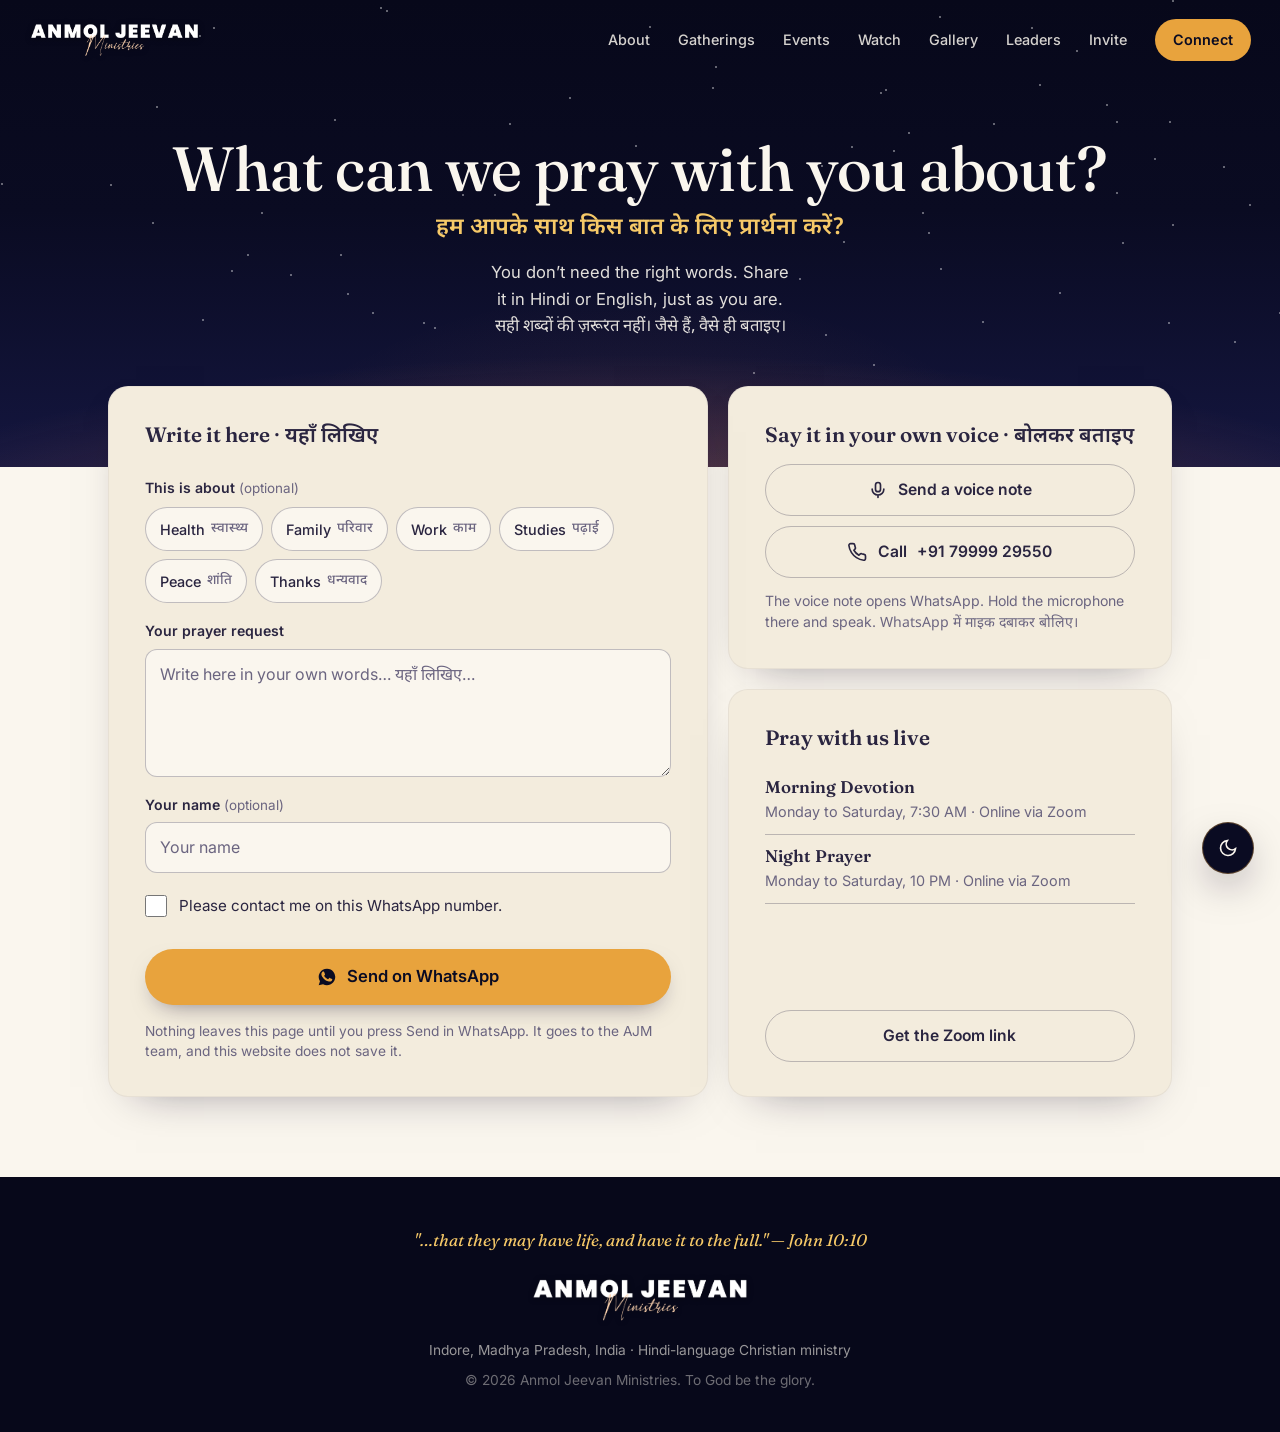
<file: prayer.html>
<!DOCTYPE html>
<html lang="en">
<head>
<meta charset="UTF-8">
<meta name="theme-color" content="#faf6ee">
<script>(function(){try{var t=localStorage.getItem('ajm-theme');document.documentElement.setAttribute('data-theme',t||'light');if(t==='dark'){var m=document.querySelector('meta[name="theme-color"]');if(m)m.setAttribute('content','#0a0b22');}}catch(e){}})();</script>
<meta name="viewport" content="width=device-width, initial-scale=1.0">
<title>Request Prayer | प्रार्थना निवेदन | AJM Family</title>
<meta name="description" content="Share a prayer request with the AJM Family team. Write it or send a voice note on WhatsApp, in Hindi or English.">
<meta name="robots" content="index, follow">
<link rel="canonical" href="https://ajmfamily.site/prayer.html">
<link rel="icon" type="image/svg+xml" href="/favicon.svg">
<link rel="apple-touch-icon" href="/apple-touch-icon.png">

<meta property="og:type" content="website">
<meta property="og:site_name" content="Anmol Jeevan Ministries">
<meta property="og:title" content="The Prayer Room | AJM Family">
<meta property="og:description" content="Share a prayer request with the AJM Family team. Write it or send a voice note, in Hindi or English.">
<meta property="og:url" content="https://ajmfamily.site/prayer.html">
<meta property="og:image" content="https://ajmfamily.site/img/og-image.jpg">
<meta property="og:locale" content="en_IN">
<meta property="og:locale:alternate" content="hi_IN">

<link rel="preconnect" href="https://fonts.googleapis.com">
<link rel="preconnect" href="https://fonts.gstatic.com" crossorigin>
<link href="https://fonts.googleapis.com/css2?family=Fraunces:ital,opsz,wght@0,9..144,300..900;1,9..144,400..600&family=Inter:wght@400;500;600;700&family=Noto+Sans+Devanagari:wght@400;500;600;700&display=swap" rel="stylesheet">
<style>
  :root{
    --night:#0a0b22;--night-2:#14163f;--gold:#e8a33d;--gold-soft:#f6c968;--gold-deep:#c9832f;--cream:#faf6ee;--clay:#c96f5a;
    --ease-out:cubic-bezier(.16,1,.3,1);--ease-spring:cubic-bezier(.34,1.56,.64,1);--ease-smooth:cubic-bezier(.4,0,.2,1);
    --surface:#faf6ee;--surface-2:#f3ecdd;--on-surface:#2a2540;--on-surface-muted:#6b6580;--accent-text:#984b3c;
    --hairline:rgba(42,37,64,.08);--hairline-2:rgba(42,37,64,.28);--nav-glass:rgba(250,246,238,.78);--nav-glass-brd:rgba(255,255,255,.6);
    --panel-edge:rgba(42,37,64,.06);--error-bg:#fbe5e3;--error-text:#8a1f1f;--dawn:0;
    color-scheme:light;
  }
  :root[data-theme="dark"]{
    --surface:#0d0e28;--surface-2:#161a3d;--on-surface:#eae7f5;--on-surface-muted:#a29dc4;--accent-text:#efb29e;
    --hairline:rgba(255,255,255,.08);--hairline-2:rgba(255,255,255,.3);--nav-glass:rgba(10,11,34,.78);--nav-glass-brd:rgba(255,255,255,.14);
    --panel-edge:rgba(255,255,255,.1);--error-bg:#5d1720;--error-text:#ffe3e3;
    color-scheme:dark;
  }
  *{margin:0;padding:0;box-sizing:border-box}
  html{scroll-behavior:smooth;-webkit-text-size-adjust:100%}
  body{font-family:'Inter','Noto Sans Devanagari',sans-serif;background:var(--surface);color:var(--on-surface);line-height:1.65;-webkit-font-smoothing:antialiased;overflow-x:hidden;transition:background .4s,color .4s}
  [lang="hi"]{font-family:'Noto Sans Devanagari','Inter',sans-serif}
  [hidden]{display:none!important}
  h1,h2{font-family:'Fraunces',serif;text-wrap:balance}
  a{color:inherit;text-decoration:none}
  .wrap{max-width:1120px;margin:0 auto;padding:0 28px}

  /* nav */
  nav{position:fixed;top:0;left:50%;transform:translateX(-50%);width:100%;z-index:50;display:flex;align-items:center;justify-content:space-between;padding:18px 28px;border-radius:0;
    transition:top .5s var(--ease-out),width .5s var(--ease-out),padding .5s var(--ease-out),border-radius .5s var(--ease-out),background .4s,box-shadow .4s,border-color .4s;border:1px solid transparent}
  nav.scrolled{top:14px;width:min(92%,1080px);padding:10px 22px;border-radius:100px;background:var(--nav-glass);backdrop-filter:blur(20px) saturate(1.4);-webkit-backdrop-filter:blur(20px) saturate(1.4);box-shadow:0 10px 40px -12px rgba(20,10,40,.28);border-color:var(--nav-glass-brd)}
  .brand{display:flex;align-items:center;color:var(--cream)}
  .brand-logo{height:36px;width:auto;filter:drop-shadow(0 1px 3px rgba(0,0,0,.4))}
  .brand-logo-lg{height:46px}
  nav .logo-dark{display:block}
  nav .logo-light{display:none}
  nav.scrolled .logo-dark{display:none}
  nav.scrolled .logo-light{display:block}
  :root[data-theme="dark"] nav.scrolled .logo-dark{display:block}
  :root[data-theme="dark"] nav.scrolled .logo-light{display:none}
  .navlinks{display:flex;gap:28px;align-items:center}
  .navlinks a{font-size:.9rem;font-weight:500;color:var(--cream);opacity:.85;transition:color .4s,opacity .2s}
  nav.scrolled .navlinks a{color:var(--on-surface)}
  .navlinks a:hover{opacity:1;color:var(--gold)}
  .navlinks .btn{background:var(--gold);color:var(--night);padding:9px 18px;border-radius:100px;font-weight:600;opacity:1;transition:background .3s var(--ease-smooth),transform .3s var(--ease-spring)}
  nav.scrolled .navlinks .btn{color:var(--night)}
  .navlinks .btn:hover{background:var(--gold-soft);color:var(--night);transform:translateY(-2px)}
  .menutoggle{display:none;background:none;border:0;cursor:pointer;color:var(--cream)}
  nav.scrolled .menutoggle{color:var(--on-surface)}

  /* floating theme toggle */
  .theme-fab{position:fixed;bottom:26px;right:26px;z-index:70;display:flex;align-items:center;justify-content:center;width:52px;height:52px;border-radius:50%;background:var(--night);color:var(--cream);border:1px solid rgba(232,163,61,.35);box-shadow:0 16px 40px -10px rgba(20,10,40,.5);cursor:pointer;transition:opacity .5s var(--ease-out),transform .3s var(--ease-spring),background .3s}
  .theme-fab.hide{opacity:0;transform:translateY(16px) scale(.9);pointer-events:none}
  .theme-fab:hover{transform:scale(1.08);background:var(--night-2)}
  .theme-fab svg{width:20px;height:20px}
  .theme-fab .icon-sun{display:none}
  :root[data-theme="dark"] .theme-fab .icon-sun{display:block}
  :root[data-theme="dark"] .theme-fab .icon-moon{display:none}

  /* Night gives way to dawn as the visitor shares */
  .phero{position:relative;overflow:hidden;color:var(--cream);text-align:center;padding:clamp(112px,15svh,150px) 0 clamp(110px,14svh,140px);
    background:radial-gradient(120% 90% at 50% 130%,rgba(232,163,61,.55) 0%,rgba(201,111,90,.25) 30%,transparent 60%),linear-gradient(180deg,#07081a 0%,var(--night) 45%,var(--night-2) 100%)}
  .phero i{position:absolute;inset:0;pointer-events:none}
  .sky-dawn{opacity:var(--dawn);transition:opacity 1.4s var(--ease-out);background:linear-gradient(180deg,#0d1035 0%,#2a2354 44%,#5e3558 74%,#8a4c4a 100%)}
  .phero .sun{inset:auto;left:50%;bottom:-70%;width:min(900px,170%);aspect-ratio:1.5;transform:translate(-50%,calc((1 - var(--dawn))*16%));opacity:calc(.25 + var(--dawn)*.75);border-radius:50%;
    background:radial-gradient(closest-side,rgba(246,190,110,.7) 0%,rgba(232,140,80,.32) 46%,transparent 100%);transition:transform 1.8s var(--ease-out),opacity 1.4s var(--ease-out)}
  .stars{opacity:calc(1 - var(--dawn)*.8);transition:opacity 1.4s}
  .stars b{position:absolute;width:2px;height:2px;border-radius:50%;background:#fff;opacity:.5;animation:tw 4s infinite ease-in-out}
  @keyframes tw{0%,100%{opacity:.15}50%{opacity:.75}}
  .phero-inner{position:relative;z-index:2}
  .phero h1{font-size:clamp(2.2rem,5.4vw,3.9rem);font-weight:500;line-height:1.08;letter-spacing:-.01em}
  .phero .hindi{margin-top:10px;font-weight:600;font-size:clamp(1.1rem,2.4vw,1.45rem);line-height:1.4;color:var(--gold-soft)}
  .phero .gentle{max-width:560px;margin:14px auto 0;font-size:1.04rem;color:rgba(250,246,238,.9);text-wrap:balance}
  .phero .gentle span{display:block}

  /* The panels rise out of the sky, like the rest of the site's forms */
  .pray{position:relative;z-index:3;margin-top:calc(clamp(70px,9svh,96px)*-1);padding-bottom:clamp(56px,6.5vw,80px)}
  .pray-grid{display:grid;grid-template-columns:minmax(0,1.35fr) minmax(0,1fr);grid-template-rows:auto 1fr;grid-template-areas:"form voice" "form live";gap:20px}
  .pray-grid.is-sent{grid-template-columns:minmax(0,720px);justify-content:center;grid-template-rows:auto auto;grid-template-areas:"sent" "live"}
  .panel{background:var(--surface-2);border-radius:20px;padding:clamp(22px,3vw,34px) clamp(20px,3vw,36px);border:1px solid var(--panel-edge);box-shadow:0 18px 44px -28px rgba(20,10,40,.5)}
  .panel h2{font-size:1.3rem;font-weight:600;line-height:1.3}
  .panel-voice{grid-area:voice}
  .panel-form{grid-area:form}
  .panel-live{grid-area:live;display:flex;flex-direction:column}
  .panel-sent{grid-area:sent;text-align:center}
  .panel-sent:focus{outline:none}

  .btn-lg{display:inline-flex;align-items:center;justify-content:center;gap:10px;min-height:52px;padding:12px 24px;border-radius:100px;border:1px solid transparent;background:none;color:inherit;font:600 .98rem/1.25 'Inter','Noto Sans Devanagari',sans-serif;text-align:center;cursor:pointer;transition:background .25s,transform .35s var(--ease-spring)}
  .btn-lg svg{width:20px;height:20px;flex:none}
  .btn-lg:hover{transform:translateY(-2px)}
  .btn-gold{background:var(--gold);color:var(--night);box-shadow:0 10px 24px -12px rgba(20,10,40,.55)}
  .btn-gold:hover{background:var(--gold-soft)}
  .btn-ghost-dark{border-color:var(--hairline-2);color:var(--on-surface)}
  .btn-ghost-dark:hover{background:var(--hairline)}
  a:focus-visible,button:focus-visible,input:focus-visible,textarea:focus-visible{outline:3px solid var(--gold-deep);outline-offset:3px}
  .ways{display:flex;flex-direction:column;gap:10px;margin-top:14px}
  .way-hint{margin-top:12px;font-size:.88rem;line-height:1.5;color:var(--on-surface-muted)}

  .panel-form{display:flex;flex-direction:column;gap:16px}
  fieldset{border:0;min-width:0}
  legend{margin-bottom:8px;font-size:.88rem;font-weight:600}
  legend small,.field small{font-weight:400;font-size:.84rem;color:var(--on-surface-muted)}
  .chips{display:flex;flex-wrap:wrap;gap:8px}
  .chips label{position:relative;display:block;cursor:pointer}
  .chips input{position:absolute;inset:0;width:100%;height:100%;opacity:0;cursor:pointer}
  .chips span{display:flex;align-items:center;gap:6px;min-height:44px;padding:8px 14px;border:1px solid var(--hairline-2);border-radius:100px;background:var(--surface);font-size:.9rem;font-weight:500;transition:background .25s,border-color .25s,color .25s}
  .chips span i{font-style:normal;font-size:.84rem;color:var(--on-surface-muted)}
  .chips label:hover span{border-color:var(--gold-deep)}
  .chips input:checked+span{background:var(--gold-soft);border-color:var(--gold-soft);color:var(--night);font-weight:600}
  .chips input:checked+span i{color:var(--night)}
  .chips input:focus-visible+span{outline:3px solid var(--gold-deep);outline-offset:2px}
  .field{display:flex;flex-direction:column;gap:6px;font-size:.88rem;font-weight:600}
  textarea,input[type=text]{width:100%;min-width:0;padding:12px 14px;border:1px solid var(--hairline-2);border-radius:12px;background:var(--surface);color:var(--on-surface);font:400 1rem/1.55 'Inter','Noto Sans Devanagari',sans-serif;transition:border-color .25s}
  textarea{min-height:128px;resize:vertical}
  textarea::placeholder,input::placeholder{color:var(--on-surface-muted);opacity:1}
  textarea:focus,input[type=text]:focus{border-color:var(--gold-deep)}
  .pray-call{display:flex;align-items:flex-start;gap:12px;min-height:44px;padding:6px 0;cursor:pointer;font-size:.95rem;line-height:1.45}
  .pray-call input{flex:none;width:22px;height:22px;accent-color:var(--gold-deep)}
  .pray-error{padding:10px 14px;border-radius:10px;background:var(--error-bg);color:var(--error-text);font-weight:500;font-size:.92rem}
  .panel-form .btn-gold{width:100%;min-height:56px;font-size:1.04rem}
  .pray-private{font-size:.86rem;line-height:1.5;color:var(--on-surface-muted)}

  .times{list-style:none;margin-top:14px}
  .times li{padding:10px 0;border-bottom:1px solid var(--hairline-2)}
  .times li:first-child{padding-top:0}
  .times b{display:block;font-family:'Fraunces',serif;font-size:1.06rem;font-weight:600;line-height:1.3}
  .times span{font-size:.9rem;color:var(--on-surface-muted)}
  .panel-live .btn-lg{width:100%;margin-top:auto}
  .panel-live .times{margin-bottom:16px}

  .panel-sent h2{font-size:clamp(1.8rem,4vw,2.5rem);font-weight:500;line-height:1.15}
  .panel-sent>p{max-width:48ch;margin:10px auto 0;font-size:1.04rem}
  .panel-sent>.sent-hi{margin-top:4px;font-size:.98rem;font-weight:500;color:var(--accent-text)}
  .verse{margin:clamp(20px,3.4svh,30px) auto 0}
  .verse p{font-family:'Fraunces',serif;font-style:italic;font-size:clamp(1.2rem,2.4vw,1.5rem);line-height:1.35;text-wrap:balance}
  .verse p[lang="hi"]{margin-top:8px;font-family:'Noto Sans Devanagari',sans-serif;font-style:normal;font-weight:600;font-size:clamp(1rem,1.9vw,1.14rem);color:var(--accent-text)}
  .verse cite{display:block;margin-top:8px;font-style:normal;font-weight:600;font-size:.86rem;color:var(--on-surface-muted)}
  .sent-ways{display:flex;flex-wrap:wrap;justify-content:center;gap:10px;margin-top:22px}

  footer{background:#07081a;color:rgba(250,246,238,.6);padding:50px 0 40px;text-align:center}
  footer .brand{justify-content:center;margin-bottom:14px}
  footer p{font-size:.86rem}
  footer .verse-sm{font-family:'Fraunces',serif;font-style:italic;color:var(--gold-soft);margin-bottom:22px;font-size:1.05rem}

  @media(max-width:900px){
    .pray-grid,.pray-grid.is-sent{grid-template-columns:minmax(0,1fr);grid-template-rows:none;grid-template-areas:"voice" "form" "live"}
    .pray-grid.is-sent{grid-template-areas:"sent" "live"}
    .ways{flex-direction:row;flex-wrap:wrap}
    .ways .btn-lg{flex:1 1 auto;padding-inline:14px}
  }
  @media(max-width:860px){
    .wrap{padding:0 16px}
    .navlinks{position:fixed;inset:0 0 auto 0;top:0;flex-direction:column;background:var(--night);padding:90px 28px 34px;gap:22px;transform:translateY(-100%);visibility:hidden;transition:transform .4s,visibility 0s .4s;box-shadow:0 20px 40px rgba(0,0,0,.3)}
    .navlinks.open{transform:translateY(0);visibility:visible;transition:transform .4s,visibility 0s}
    nav:has(.navlinks.open){top:0;width:100%;padding:18px 28px;border-radius:0;background:none;backdrop-filter:none;-webkit-backdrop-filter:none;box-shadow:none;border:0}
    nav:has(.navlinks.open) .menutoggle{color:var(--cream)}
    .navlinks a{color:var(--cream)!important;font-size:1.1rem}
    .navlinks .btn{color:var(--night)!important}
    .menutoggle{display:block;z-index:60}
    .theme-fab{right:16px;bottom:16px;width:44px;height:44px}
    .theme-fab svg{width:18px;height:18px}
    .phero{padding-left:20px;padding-right:20px}
    .phero-inner{padding:0 4px}
    .phero h1{font-size:clamp(2rem,8.6vw,3rem)}
  }
  @media(max-width:560px){
    .way-number,.way-hint{display:none}
    .phero .gentle{font-size:.98rem}
    .sent-ways .btn-lg{flex:1 1 100%}
  }
  @media(prefers-reduced-motion:reduce){
    *,*::before,*::after{animation:none!important;transition:none!important;scroll-behavior:auto!important}
  }
</style>
<link rel="stylesheet" href="css/family.css">
</head>
<body>

<nav id="nav">
  <a class="brand" href="index.html" aria-label="Anmol Jeevan Ministries">
    <img class="brand-logo logo-dark" src="img/logo.png" alt="Anmol Jeevan Ministries">
    <img class="brand-logo logo-light" src="img/logo-light.png" alt="Anmol Jeevan Ministries">
  </a>
  <button class="menutoggle" id="menutoggle" aria-label="Menu">
    <svg width="26" height="26" viewBox="0 0 24 24" fill="none" stroke="currentColor" stroke-width="2"><line x1="3" y1="7" x2="21" y2="7"/><line x1="3" y1="12" x2="21" y2="12"/><line x1="3" y1="17" x2="21" y2="17"/></svg>
  </button>
  <div class="navlinks" id="navlinks">
    <a class="nav-full-link" href="index.html#about">About</a>
    <a class="nav-full-link" href="index.html#service">Gatherings</a>
    <a class="nav-full-link" href="events.html">Events</a>
    <a class="nav-full-link" href="index.html#watch">Watch</a>
    <a class="nav-full-link" href="gallery.html">Gallery</a>
    <a class="nav-full-link" href="index.html#leaders">Leaders</a>
    <a class="nav-full-link" href="invite.html">Invite</a>
    <a class="nav-full-link btn" href="index.html#connect">Connect</a>
    <div class="nav-mobile-primary">
      <a href="events.html#visit">Visit</a>
      <a href="events.html">Events</a>
      <a href="prayer.html">Prayer</a>
      <a href="index.html#watch">Watch</a>
      <a href="index.html#about">About</a>
    </div>
    <details class="nav-mobile-more">
      <summary>More from AJM</summary>
      <div>
        <a href="gallery.html">Gallery</a>
        <a href="index.html#leaders">Leaders</a>
        <a href="invite.html">Invite</a>
        <a href="index.html#connect">Connect</a>
      </div>
    </details>
  </div>
</nav>

<header class="phero">
  <i class="sky-dawn" aria-hidden="true"></i>
  <i class="stars" id="stars" aria-hidden="true"></i>
  <i class="sun" aria-hidden="true"></i>
  <div class="wrap phero-inner">
    <h1>What can we pray with you about?</h1>
    <p class="hindi" lang="hi">हम आपके साथ किस बात के लिए प्रार्थना करें?</p>
    <p class="gentle">You don’t need the right words. Share it in Hindi or English, just as you are.<span lang="hi">सही शब्दों की ज़रूरत नहीं। जैसे हैं, वैसे ही बताइए।</span></p>
  </div>
</header>

<main class="pray">
  <div class="wrap pray-grid" id="prayGrid">
    <section class="panel panel-voice" id="voicePanel" aria-labelledby="speakTitle">
      <h2 id="speakTitle">Say it in your own voice <span lang="hi">· बोलकर बताइए</span></h2>
      <div class="ways">
        <a class="btn-lg btn-ghost-dark way-voice" id="voiceNote" href="https://wa.me/917999929550?text=Prayer%20request%20from%20the%20AJM%20Family%20website%3A%0A%0AI%20would%20like%20to%20send%20my%20request%20as%20a%20voice%20note." target="_blank" rel="noopener noreferrer">
          <svg viewBox="0 0 24 24" fill="none" stroke="currentColor" stroke-width="2" stroke-linecap="round" stroke-linejoin="round" aria-hidden="true"><rect x="9" y="3" width="6" height="11" rx="3"/><path d="M5 11a7 7 0 0 0 14 0M12 18v3"/></svg>
          Send a voice note
        </a>
        <a class="btn-lg btn-ghost-dark way-call" href="tel:+917999929550">
          <svg viewBox="0 0 24 24" fill="none" stroke="currentColor" stroke-width="2" stroke-linecap="round" stroke-linejoin="round" aria-hidden="true"><path d="M21 16.9v3a2 2 0 0 1-2.2 2 19.8 19.8 0 0 1-8.6-3.1 19.5 19.5 0 0 1-6-6A19.8 19.8 0 0 1 1.1 4.2 2 2 0 0 1 3.1 2h3a2 2 0 0 1 2 1.7c.1 1 .4 1.9.7 2.8a2 2 0 0 1-.5 2.1L7.1 9.9a16 16 0 0 0 6 6l1.3-1.3a2 2 0 0 1 2.1-.4c.9.3 1.8.6 2.8.7a2 2 0 0 1 1.7 2Z"/></svg>
          Call<span class="way-number"> +91 79999 29550</span>
        </a>
      </div>
      <p class="way-hint">The voice note opens WhatsApp. Hold the microphone there and speak. <span lang="hi">WhatsApp में माइक दबाकर बोलिए।</span></p>
    </section>

    <form class="panel panel-form" id="ask" novalidate aria-labelledby="writeTitle">
      <h2 id="writeTitle">Write it here <span lang="hi">· यहाँ लिखिए</span></h2>
      <fieldset>
        <legend>This is about <small>(optional)</small></legend>
        <div class="chips">
            <label><input type="checkbox" name="about" value="Health"><span>Health <i lang="hi">स्वास्थ्य</i></span></label>
            <label><input type="checkbox" name="about" value="Family"><span>Family <i lang="hi">परिवार</i></span></label>
            <label><input type="checkbox" name="about" value="Work"><span>Work <i lang="hi">काम</i></span></label>
            <label><input type="checkbox" name="about" value="Studies"><span>Studies <i lang="hi">पढ़ाई</i></span></label>
            <label><input type="checkbox" name="about" value="Peace"><span>Peace <i lang="hi">शांति</i></span></label>
            <label><input type="checkbox" name="about" value="Thanksgiving"><span>Thanks <i lang="hi">धन्यवाद</i></span></label>
          </div>
      </fieldset>
      <label class="field" for="prayerMessage">Your prayer request
        <textarea id="prayerMessage" name="message" maxlength="2000" rows="4" autocomplete="off" placeholder="Write here in your own words… यहाँ लिखिए…" aria-describedby="prayerError"></textarea>
      </label>
      <p class="pray-error" id="prayerError" role="alert" hidden>Please write your request, or send a voice note instead.</p>
      <label class="field" for="prayerName"><span>Your name <small>(optional)</small></span>
        <input id="prayerName" name="name" type="text" autocomplete="name" maxlength="100" placeholder="Your name">
      </label>
      <label class="pray-call" for="prayerContact"><input id="prayerContact" name="contact" type="checkbox"><span>Please contact me on this WhatsApp number.</span></label>
      <button type="submit" class="btn-lg btn-gold">
        <svg viewBox="0 0 24 24" fill="currentColor" aria-hidden="true"><path d="M12.04 2a9.9 9.9 0 0 0-8.5 15l-1.5 5 5.2-1.4A9.9 9.9 0 1 0 12.04 2Zm5.8 14.1c-.25.7-1.43 1.33-1.98 1.38-.5.05-1.14.23-3.84-.82-3.24-1.28-5.3-4.6-5.46-4.81-.16-.21-1.3-1.73-1.3-3.3s.82-2.34 1.11-2.66c.3-.32.64-.4.86-.4l.62.01c.2.01.47-.08.73.56.27.65.92 2.25 1 2.42.08.16.14.35.03.56-.11.21-.16.34-.32.53l-.48.56c-.16.16-.33.33-.14.65.19.32.83 1.37 1.78 2.22 1.22 1.09 2.25 1.43 2.57 1.59.32.16.51.13.7-.08.19-.21.8-.94 1.02-1.26.21-.32.43-.27.72-.16.3.1 1.87.88 2.19 1.04.32.16.53.24.61.37.08.14.08.77-.17 1.47Z"/></svg>
        Send on WhatsApp
      </button>
      <p class="pray-private">Nothing leaves this page until you press Send in WhatsApp. It goes to the AJM team, and this website does not save it.</p>
    </form>
    <noscript><style>.panel-form{display:none!important}.pray-grid{grid-template-areas:"voice" "live";grid-template-columns:minmax(0,720px);justify-content:center}</style></noscript>

    <section class="panel panel-sent" id="sent" tabindex="-1" hidden aria-labelledby="sentTitle">
      <h2 id="sentTitle">One last step in WhatsApp</h2>
      <p id="sentText">Your request is ready there. Press Send and it will reach the AJM team.</p>
      <p class="sent-hi" id="sentHi" lang="hi">आपका निवेदन वहाँ तैयार है। Send दबाइए, और यह AJM टीम तक पहुँच जाएगा।</p>
      <blockquote class="verse">
        <p>“Weeping may stay for the night, but rejoicing comes in the morning.”</p>
        <p lang="hi">“कदाचित् रात को रोना पड़े, परन्तु सवेरे आनन्द पहुँचेगा।”</p>
        <cite>Psalm 30:5 · भजन संहिता 30:5</cite>
      </blockquote>
      <div class="sent-ways">
        <button class="btn-lg btn-ghost-dark" id="sentAgain" type="button">Share another request</button>
        <a class="btn-lg btn-ghost-dark" href="index.html">Back to home</a>
      </div>
    </section>

    <section class="panel panel-live" aria-labelledby="liveTitle">
      <h2 id="liveTitle">Pray with us live</h2>
      <ul class="times">
        <li><b>Morning Devotion</b><span>Monday to Saturday, 7:30 AM · Online via Zoom</span></li>
        <li><b>Night Prayer</b><span>Monday to Saturday, 10 PM · Online via Zoom</span></li>
      </ul>
      <a class="btn-lg btn-ghost-dark" href="https://wa.me/917999929550?text=Hello%20AJM%20Family%2C%20please%20send%20me%20the%20Zoom%20link%20for%20Morning%20Devotion%20and%20Night%20Prayer." target="_blank" rel="noopener noreferrer">Get the Zoom link</a>
    </section>
  </div>
</main>

<footer id="siteFooter">
  <div class="wrap">
    <p class="verse-sm">"…that they may have life, and have it to the full." — John 10:10</p>
    <a class="brand" href="index.html" aria-label="Anmol Jeevan Ministries">
      <img class="brand-logo brand-logo-lg" src="img/logo.png" alt="Anmol Jeevan Ministries">
    </a>
    <p style="margin-top:16px">Indore, Madhya Pradesh, India · Hindi-language Christian ministry</p>
    <p style="margin-top:8px;opacity:.7">© <span id="yr"></span> Anmol Jeevan Ministries. To God be the glory.</p>
  </div>
</footer>

<button class="theme-fab" id="themeToggle" aria-label="Toggle dark theme">
  <svg class="icon-sun" viewBox="0 0 24 24" fill="none" stroke="currentColor" stroke-width="2"><circle cx="12" cy="12" r="4"/><path d="M12 2v2M12 20v2M4.93 4.93l1.41 1.41M17.66 17.66l1.41 1.41M2 12h2M20 12h2M6.34 17.66l-1.41 1.41M19.07 4.93l-1.41 1.41"/></svg>
  <svg class="icon-moon" viewBox="0 0 24 24" fill="none" stroke="currentColor" stroke-width="2"><path d="M21 12.79A9 9 0 1 1 11.21 3 7 7 0 0 0 21 12.79z"/></svg>
</button>

<script>
(function(){
  const nav=document.getElementById('nav');
  const onScroll=()=>nav.classList.toggle('scrolled',scrollY>40);
  addEventListener('scroll',onScroll,{passive:true});onScroll();
  const tog=document.getElementById('menutoggle'),links=document.getElementById('navlinks');
  tog.addEventListener('click',()=>links.classList.toggle('open'));
  links.querySelectorAll('a').forEach(a=>a.addEventListener('click',()=>links.classList.remove('open')));
  document.getElementById('yr').textContent=new Date().getFullYear();

  const themeFab=document.getElementById('themeToggle');
  new IntersectionObserver(es=>es.forEach(e=>themeFab.classList.toggle('hide',e.isIntersecting)),{threshold:.15}).observe(document.getElementById('siteFooter'));
  themeFab.addEventListener('click',()=>{
    const root=document.documentElement,next=root.getAttribute('data-theme')==='dark'?'light':'dark';
    root.setAttribute('data-theme',next);
    try{localStorage.setItem('ajm-theme',next);}catch(e){}
    document.querySelector('meta[name="theme-color"]').setAttribute('content',next==='dark'?'#0a0b22':'#faf6ee');
  });

  const stars=document.getElementById('stars'),frag=document.createDocumentFragment();
  for(let i=0;i<70;i++){const s=document.createElement('b');s.style.left=Math.random()*100+'%';s.style.top=Math.random()*80+'%';s.style.animationDelay=Math.random()*4+'s';frag.appendChild(s);}
  stars.appendChild(frag);

  const WA='https://wa.me/917999929550?text=';
  const root=document.documentElement,grid=document.getElementById('prayGrid'),form=document.getElementById('ask'),message=document.getElementById('prayerMessage'),
    nameBox=document.getElementById('prayerName'),contact=document.getElementById('prayerContact'),error=document.getElementById('prayerError'),voicePanel=document.getElementById('voicePanel'),
    sent=document.getElementById('sent'),sentTitle=document.getElementById('sentTitle'),sentText=document.getElementById('sentText'),sentHi=document.getElementById('sentHi'),voice=document.getElementById('voiceNote');
  const about=()=>[...form.querySelectorAll('[name=about]:checked')].map(c=>c.value);

  // Night slowly becomes dawn as the visitor shares; full dawn comes only after they go to WhatsApp
  function setDawn(v){root.style.setProperty('--dawn',v.toFixed(3));}
  function follow(){
    const len=message.value.trim().length,picked=about().length;
    setDawn(len||picked?Math.min(.68,.12+picked*.05+len/240*.56):0);
  }
  form.addEventListener('input',()=>{follow();if(message.value.trim())error.hidden=true;});

  function draft(request){
    return ['Prayer request from the AJM Family website:',
      nameBox.value.trim()?'Name: '+nameBox.value.trim():null,
      about().length?'About: '+about().join(', '):null,
      request,
      contact.checked?'Please contact me on this WhatsApp number.':null
    ].filter(Boolean).join('\n\n');
  }
  function showSent(title,text,hindi){
    sentTitle.textContent=title;sentText.textContent=text;sentHi.textContent=hindi;
    form.hidden=true;voicePanel.hidden=true;sent.hidden=false;grid.classList.add('is-sent');setDawn(1);
    scrollTo({top:0,behavior:'auto'});
    sent.focus({preventScroll:true});
  }
  form.addEventListener('submit',e=>{
    e.preventDefault();
    const request=message.value.trim();
    if(!request){error.hidden=false;message.focus();return;}
    window.open(WA+encodeURIComponent(draft(request)),'_blank','noopener');
    showSent('One last step in WhatsApp','Your request is ready there. Press Send and it will reach the AJM team.','आपका निवेदन वहाँ तैयार है। Send दबाइए, और यह AJM टीम तक पहुँच जाएगा।');
  });
  voice.addEventListener('click',()=>{
    voice.href=WA+encodeURIComponent(draft('I would like to send my request as a voice note.'));
    setTimeout(()=>showSent('Now speak in WhatsApp','Hold the microphone there and speak in your own words, then let go to send it to the AJM team.','WhatsApp में माइक दबाकर रखिए और अपने शब्दों में बोलिए। छोड़ते ही यह AJM टीम को चला जाएगा।'),0);
  });
  document.getElementById('sentAgain').addEventListener('click',()=>{
    form.reset();error.hidden=true;sent.hidden=true;form.hidden=false;voicePanel.hidden=false;grid.classList.remove('is-sent');setDawn(0);
    message.focus();
  });
})();
</script>
</body>
</html>
</file>
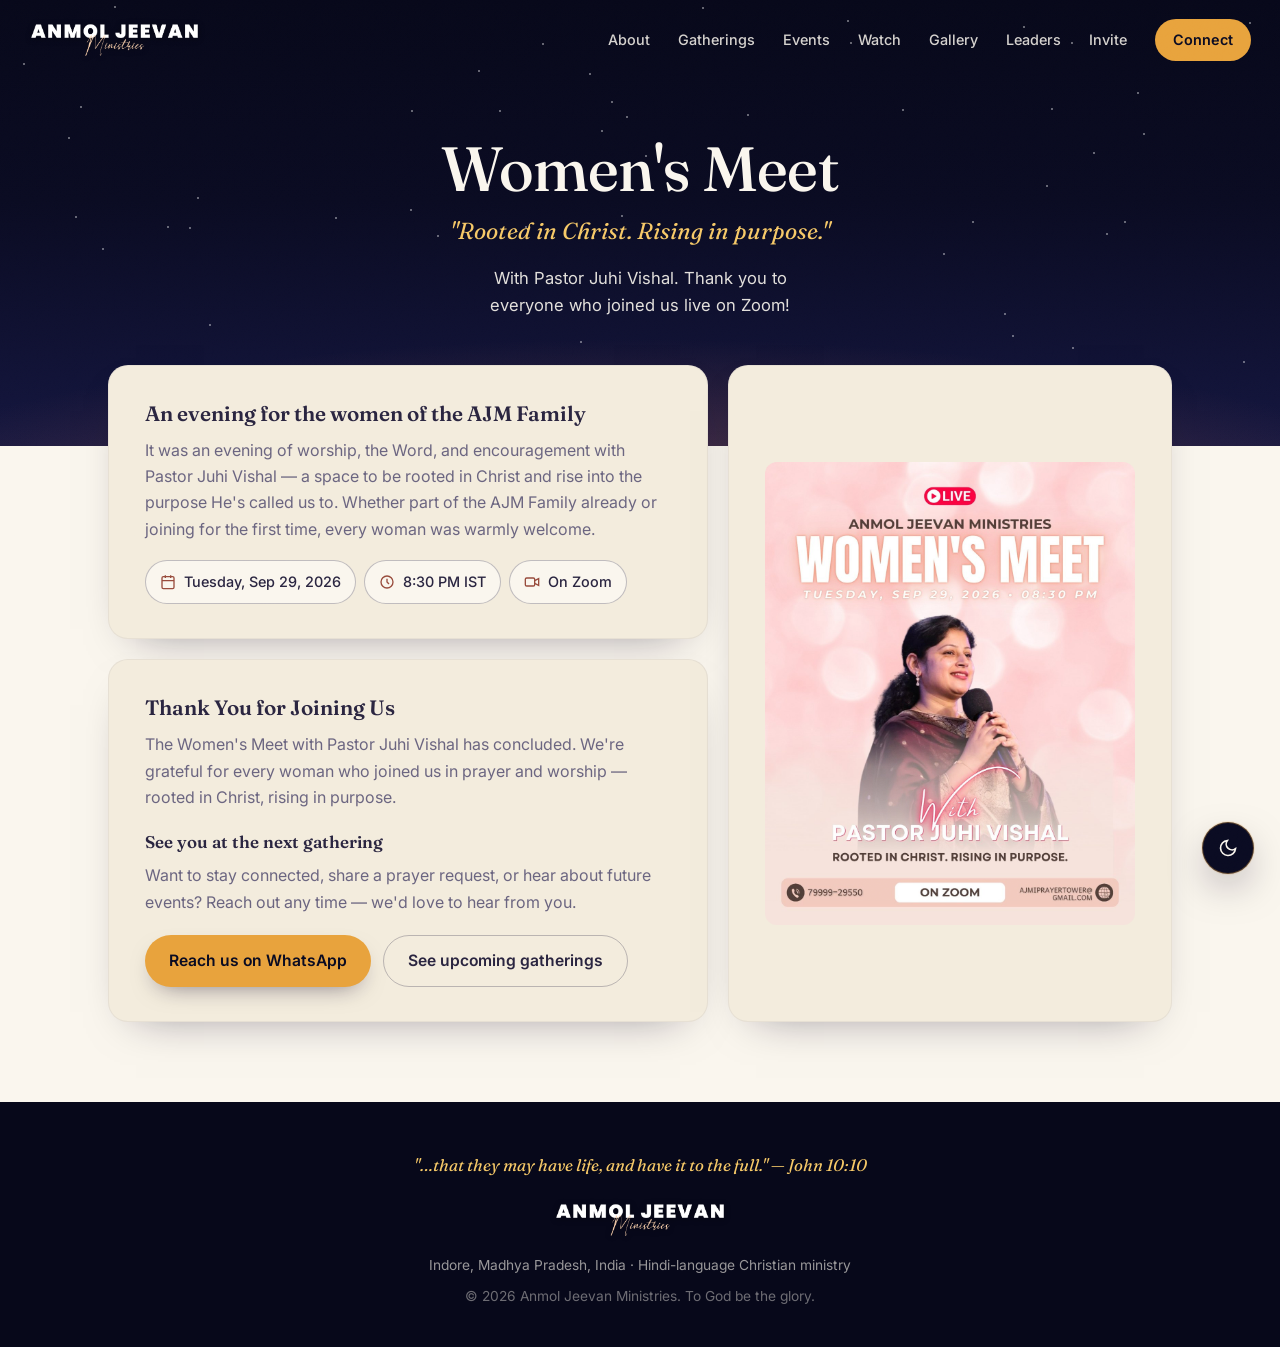
<file: womens-meet.html>
<!DOCTYPE html>
<html lang="en">
<head>
<meta charset="UTF-8">
<meta name="theme-color" content="#faf6ee">
<script>(function(){try{var t=localStorage.getItem('ajm-theme');document.documentElement.setAttribute('data-theme',t||'light');if(t==='dark'){var m=document.querySelector('meta[name="theme-color"]');if(m)m.setAttribute('content','#0a0b22');}}catch(e){}})();</script>
<meta name="viewport" content="width=device-width, initial-scale=1.0">
<title>Women's Meet Recap — with Pastor Juhi Vishal | Anmol Jeevan Ministries (AJM)</title>
<meta name="description" content="The AJM Family Women's Meet with Pastor Juhi Vishal took place Tuesday, Sep 29, 2026, on Zoom. Thank you to everyone who joined us — rooted in Christ, rising in purpose.">
<meta name="keywords" content="Anmol Jeevan Ministries, AJM, AJM Family, Women's Meet, Pastor Juhi Vishal, women's conference, Indore church women">
<meta name="robots" content="index, follow">
<link rel="canonical" href="https://ajmfamily.site/womens-meet.html">
<link rel="icon" type="image/svg+xml" href="/favicon.svg">
<link rel="apple-touch-icon" href="/apple-touch-icon.png">

<meta property="og:type" content="website">
<meta property="og:site_name" content="Anmol Jeevan Ministries">
<meta property="og:title" content="Women's Meet Recap — with Pastor Juhi Vishal">
<meta property="og:description" content="Rooted in Christ, rising in purpose. Thank you to everyone who joined the Women's Meet on Zoom with Pastor Juhi Vishal.">
<meta property="og:url" content="https://ajmfamily.site/womens-meet.html">
<meta property="og:image" content="https://ajmfamily.site/img/womens-meet-flyer-sep29-v2.jpg">
<meta property="og:image:width" content="1080">
<meta property="og:image:height" content="1350">
<meta property="og:locale" content="en_IN">
<meta property="og:locale:alternate" content="hi_IN">

<meta name="twitter:card" content="summary_large_image">
<meta name="twitter:title" content="Women's Meet Recap — with Pastor Juhi Vishal">
<meta name="twitter:description" content="Rooted in Christ, rising in purpose. Thank you to everyone who joined the Women's Meet on Zoom with Pastor Juhi Vishal.">
<meta name="twitter:image" content="https://ajmfamily.site/img/womens-meet-flyer-sep29-v2.jpg">

<link rel="preconnect" href="https://fonts.googleapis.com">
<link rel="preconnect" href="https://fonts.gstatic.com" crossorigin>
<link href="https://fonts.googleapis.com/css2?family=Fraunces:ital,opsz,wght@0,9..144,300..900;1,9..144,400..600&family=Inter:wght@400;500;600;700&family=Noto+Sans+Devanagari:wght@400;500;600;700&display=swap" rel="stylesheet">
<style>
  :root{
    --night:#0a0b22;
    --night-2:#14163f;
    --night-3:#1c1f52;
    --gold:#e8a33d;
    --gold-soft:#f6c968;
    --gold-deep:#c9832f;
    --cream:#faf6ee;
    --cream-2:#f3ecdd;
    --clay:#c96f5a;
    --rose:#e88fa0;
    --rose-deep:#c65d75;
    --sky:#7b94b8;
    --ink:#2a2540;
    --muted:#6b6580;
    --glass:rgba(255,255,255,.06);
    --glass-brd:rgba(255,255,255,.14);
    --ease-out:cubic-bezier(.16,1,.3,1);
    --ease-spring:cubic-bezier(.34,1.56,.64,1);
    --ease-smooth:cubic-bezier(.4,0,.2,1);
    --surface:#faf6ee;
    --surface-2:#f3ecdd;
    --on-surface:#2a2540;
    --on-surface-muted:#6b6580;
    --hairline:rgba(42,37,64,.08);
    --hairline-2:rgba(42,37,64,.22);
    --nav-glass:rgba(250,246,238,.78);
    --nav-glass-brd:rgba(255,255,255,.6);
    color-scheme:light;
  }
  :root[data-theme="dark"]{
    --surface:#0d0e28;
    --surface-2:#161a3d;
    --on-surface:#eae7f5;
    --on-surface-muted:#a29dc4;
    --hairline:rgba(255,255,255,.08);
    --hairline-2:rgba(255,255,255,.22);
    --nav-glass:rgba(10,11,34,.78);
    --nav-glass-brd:rgba(255,255,255,.14);
    color-scheme:dark;
  }
  *{margin:0;padding:0;box-sizing:border-box}
  html{scroll-behavior:smooth}
  @media(prefers-reduced-motion:reduce){
    *,*::before,*::after{animation-duration:.01ms!important;animation-iteration-count:1!important;transition-duration:.01ms!important;scroll-behavior:auto!important}
  }
  body{
    font-family:'Inter','Noto Sans Devanagari',sans-serif;
    background:var(--surface);
    color:var(--on-surface);
    line-height:1.65;
    -webkit-font-smoothing:antialiased;
    overflow-x:hidden;
    transition:background .4s,color .4s;
  }
  .dev{font-family:'Noto Sans Devanagari',sans-serif}
  h1,h2,h3,.display{font-family:'Fraunces',serif}
  a{color:inherit;text-decoration:none}
  .wrap{max-width:1120px;margin:0 auto;padding:0 28px}
  .eyebrow{font-size:.72rem;letter-spacing:.28em;text-transform:uppercase;font-weight:600;color:var(--rose-deep)}

  .grain{
    position:fixed;inset:0;z-index:95;pointer-events:none;opacity:.035;mix-blend-mode:overlay;
    background-image:url("data:image/svg+xml,%3Csvg xmlns='http://www.w3.org/2000/svg' width='120' height='120'%3E%3Cfilter id='n'%3E%3CfeTurbulence type='fractalNoise' baseFrequency='0.85' numOctaves='2' stitchTiles='stitch'/%3E%3C/filter%3E%3Crect width='100%25' height='100%25' filter='url(%23n)'/%3E%3C/svg%3E");
  }

  /* nav */
  nav{
    position:fixed;top:0;left:50%;transform:translateX(-50%);width:100%;z-index:50;
    display:flex;align-items:center;justify-content:space-between;padding:18px 28px;border-radius:0;
    transition:top .5s var(--ease-out),width .5s var(--ease-out),padding .5s var(--ease-out),
      border-radius .5s var(--ease-out),background .4s,box-shadow .4s,border-color .4s;
    border:1px solid transparent;
  }
  nav.scrolled{
    top:14px;width:min(92%,1080px);padding:10px 22px;border-radius:100px;
    background:var(--nav-glass);backdrop-filter:blur(20px) saturate(1.4);-webkit-backdrop-filter:blur(20px) saturate(1.4);
    box-shadow:0 10px 40px -12px rgba(20,10,40,.28);border-color:var(--nav-glass-brd);
  }
  .brand{display:flex;align-items:center;color:var(--cream);transition:color .4s}
  .brand-logo{height:36px;width:auto;filter:drop-shadow(0 1px 3px rgba(0,0,0,.4))}
  nav .logo-dark{display:block}
  nav .logo-light{display:none}
  nav.scrolled .logo-dark{display:none}
  nav.scrolled .logo-light{display:block}
  :root[data-theme="dark"] nav.scrolled .logo-dark{display:block}
  :root[data-theme="dark"] nav.scrolled .logo-light{display:none}
  .navlinks{display:flex;gap:28px;align-items:center}
  .navlinks a{font-size:.9rem;font-weight:500;color:var(--cream);opacity:.85;transition:color .4s,opacity .2s}
  nav.scrolled .navlinks a{color:var(--on-surface)}
  .navlinks a:hover{opacity:1;color:var(--rose)}
  .navlinks .btn{background:var(--rose);color:var(--night);padding:9px 18px;border-radius:100px;font-weight:600;opacity:1;
    transition:background .3s var(--ease-smooth),transform .3s var(--ease-spring)}
  .navlinks .btn:hover{background:var(--rose-deep);color:#fff;transform:translateY(-2px)}
  .menutoggle{display:none;background:none;border:0;cursor:pointer;color:var(--cream)}
  nav.scrolled .menutoggle{color:var(--on-surface)}

  /* floating theme toggle */
  .theme-fab{
    position:fixed;bottom:26px;right:26px;z-index:70;
    display:flex;align-items:center;justify-content:center;
    width:52px;height:52px;border-radius:50%;
    background:var(--night);color:var(--cream);
    border:1px solid rgba(232,163,61,.35);
    box-shadow:0 16px 40px -10px rgba(20,10,40,.5),0 0 0 1px rgba(232,163,61,.15);
    opacity:1;transform:none;pointer-events:auto;cursor:pointer;
    transition:opacity .5s var(--ease-out),transform .3s var(--ease-spring),background .3s;
  }
  .theme-fab.hide{opacity:0;transform:translateY(16px) scale(.9);pointer-events:none}
  .theme-fab:hover{transform:scale(1.08);background:var(--night-2)}
  .theme-fab svg{width:20px;height:20px}
  .theme-fab .icon-sun{display:none}
  .theme-fab .icon-moon{display:block}
  :root[data-theme="dark"] .theme-fab .icon-sun{display:block}
  :root[data-theme="dark"] .theme-fab .icon-moon{display:none}

  /* hero */
  .whero{position:relative;overflow:hidden;color:var(--cream);
    background:
      radial-gradient(120% 90% at 50% 130%,rgba(232,143,160,.55) 0%,rgba(201,111,90,.28) 30%,transparent 60%),
      linear-gradient(180deg,#07081a 0%,var(--night) 45%,var(--night-2) 100%);
    padding:150px 0 0}
  .aurora{position:absolute;inset:-10%;pointer-events:none;opacity:.8;will-change:transform;
    background:
      radial-gradient(38% 30% at 20% 20%,rgba(123,148,184,.3),transparent 60%),
      radial-gradient(30% 26% at 82% 15%,rgba(232,143,160,.35),transparent 60%),
      radial-gradient(45% 35% at 60% 88%,rgba(232,163,61,.28),transparent 65%);
    filter:blur(46px);animation:auroraShift 22s ease-in-out infinite alternate}
  @keyframes auroraShift{0%{transform:translate3d(0,0,0) scale(1)}50%{transform:translate3d(2%,-3%,0) scale(1.06)}100%{transform:translate3d(-2%,2%,0) scale(1.02)}}
  .stars{position:absolute;inset:0;pointer-events:none}
  .stars i{position:absolute;width:2px;height:2px;border-radius:50%;background:#fff;opacity:.5;animation:tw 4s infinite ease-in-out}
  @keyframes tw{0%,100%{opacity:.15}50%{opacity:.75}}
  .whero-grid{position:relative;z-index:2;display:grid;grid-template-columns:1.1fr .9fr;gap:40px;align-items:end}
  .whero-copy{padding-bottom:60px}
  .whero .kicker{display:inline-flex;align-items:center;gap:10px;font-size:.72rem;letter-spacing:.28em;text-transform:uppercase;font-weight:600;color:var(--rose);margin-bottom:20px}
    @keyframes pulseDot{0%{box-shadow:0 0 0 0 rgba(255,77,109,.6)}70%{box-shadow:0 0 0 10px rgba(255,77,109,0)}100%{box-shadow:0 0 0 0 rgba(255,77,109,0)}}
  .whero h1{font-size:clamp(2.6rem,6vw,4.4rem);line-height:1.02;font-weight:500;margin-bottom:14px}
  .whero h1 em{font-style:italic;color:var(--rose)}
  .whero .tagline{font-family:'Fraunces',serif;font-style:italic;font-size:clamp(1.1rem,2.4vw,1.4rem);color:var(--gold-soft);margin-bottom:22px}
  .whero .theme-badge{display:inline-flex;align-items:center;gap:8px;background:rgba(232,143,160,.14);border:1px solid rgba(232,143,160,.4);
    color:var(--rose);padding:9px 18px;border-radius:100px;font-size:.85rem;margin-bottom:22px}
  .whero .theme-badge strong{color:var(--cream);font-weight:700}
  .whero .details{display:flex;flex-wrap:wrap;gap:14px;margin-bottom:28px}
  .whero .chip{display:inline-flex;align-items:center;gap:8px;background:var(--glass);border:1px solid var(--glass-brd);
    padding:10px 18px;border-radius:100px;font-size:.9rem;font-weight:600}
  .whero .chip svg{width:16px;height:16px;color:var(--rose)}
  .whero-photo{position:relative;z-index:2;display:flex;justify-content:center;align-items:center;height:100%;padding-bottom:40px}
  .whero-photo img{width:100%;max-width:300px;height:auto;border-radius:18px;
    box-shadow:0 30px 60px -20px rgba(0,0,0,.6),0 0 0 1px rgba(255,255,255,.08)}

  section{padding:80px 0}
  .reveal{opacity:0;transform:translateY(30px) scale(.98);filter:blur(6px);transition:opacity 1s var(--ease-out),transform 1s var(--ease-out),filter 1s var(--ease-out);will-change:transform,opacity,filter}
  .reveal.in{opacity:1;transform:none;filter:blur(0)}
  .reveal.in.done{will-change:auto}

  /* about strip */
  .wabout{background:var(--surface-2)}
  .wabout .wrap{max-width:760px;text-align:center}
  .wabout h2{font-size:clamp(1.7rem,4vw,2.4rem);font-weight:500;margin-bottom:16px}
  .wabout p{color:var(--on-surface-muted);font-size:1.02rem}

  /* registration */
  .wreg{background:linear-gradient(160deg,var(--night) 0%,var(--night-2) 100%);color:var(--cream)}
  .wreg-head{max-width:620px;margin:0 auto;text-align:center}
  .wreg-head h2{font-size:clamp(2rem,4.5vw,2.8rem);font-weight:500;margin:12px 0 14px}
  .wreg-head .sub{color:rgba(250,246,238,.75)}
  .wreg-success{max-width:520px;margin:44px auto 0;text-align:center;display:none}
  .wreg-success .check{width:64px;height:64px;border-radius:50%;background:rgba(232,143,160,.16);
    border:1.5px solid rgba(232,143,160,.5);display:flex;align-items:center;justify-content:center;
    font-size:1.8rem;color:var(--rose);margin:0 auto 20px}
  .wreg-success h3{font-family:'Fraunces',serif;font-size:1.7rem;font-weight:500;margin-bottom:12px}
  .wreg-success p{color:rgba(250,246,238,.78);margin-bottom:26px}
  .wreg-note{text-align:center;margin-top:32px;padding-top:28px;border-top:1px solid rgba(250,246,238,.12);
    color:rgba(250,246,238,.6);font-size:.88rem}
  .wreg-note a{color:var(--rose);font-weight:600}

  .btn-lg{padding:14px 30px;border-radius:100px;font-weight:600;font-size:.98rem;display:inline-flex;align-items:center;justify-content:center;
    transition:box-shadow .45s var(--ease-out),background .3s var(--ease-smooth),transform .45s var(--ease-spring);will-change:transform;cursor:pointer;border:0;font-family:inherit}
  .jsmag{transition:box-shadow .45s var(--ease-out),background .3s var(--ease-smooth)!important}
  .btn-rose{background:var(--rose);color:var(--night);box-shadow:0 8px 30px rgba(232,143,160,.4)}
  .btn-rose:hover{box-shadow:0 16px 40px rgba(232,143,160,.6)}
  .btn-rose:not(.jsmag):hover{transform:translateY(-3px) scale(1.02)}

  footer{background:#07081a;color:rgba(250,246,238,.6);padding:50px 0 40px;text-align:center}
  footer .brand{justify-content:center;color:var(--cream);margin-bottom:14px}
  footer p{font-size:.86rem}
  footer .verse-sm{font-family:'Fraunces',serif;font-style:italic;color:var(--gold-soft);margin-bottom:22px;font-size:1.05rem}

  @media(max-width:860px){
    .navlinks{position:fixed;inset:0 0 auto 0;top:0;flex-direction:column;background:var(--night);
      padding:90px 28px 34px;gap:22px;transform:translateY(-100%);transition:transform .4s;box-shadow:0 20px 40px rgba(0,0,0,.3)}
    .navlinks{visibility:hidden;transition:transform .4s,visibility 0s .4s}
    .navlinks.open{transform:translateY(0);visibility:visible;transition:transform .4s,visibility 0s}
    nav:has(.navlinks.open){top:0;width:100%;padding:18px 28px;border-radius:0;background:none;backdrop-filter:none;-webkit-backdrop-filter:none;box-shadow:none;border:0}
    nav:has(.navlinks.open) .menutoggle{color:var(--cream)}
    .navlinks a{color:var(--cream)!important;font-size:1.1rem}
    .menutoggle{display:block;z-index:60}
    .whero-grid{grid-template-columns:1fr;gap:0}
    .whero-copy{padding-bottom:32px;text-align:center}
    .whero .details{justify-content:center}
    .whero .theme-badge{white-space:normal;text-align:center;font-size:.78rem}
    .whero-photo img{max-width:260px;margin:0 auto}
    .theme-fab{right:16px;bottom:16px;width:44px;height:44px}
    .theme-fab svg{width:18px;height:18px}
  }
</style>
<link rel="stylesheet" href="css/family.css">
</head>
<body>

<div class="grain"></div>

<nav id="nav">
  <a class="brand" href="index.html" aria-label="Anmol Jeevan Ministries">
    <img class="brand-logo logo-dark" src="img/logo.png" alt="Anmol Jeevan Ministries">
    <img class="brand-logo logo-light" src="img/logo-light.png" alt="Anmol Jeevan Ministries">
  </a>
  <button class="menutoggle" id="menutoggle" aria-label="Menu">
    <svg width="26" height="26" viewBox="0 0 24 24" fill="none" stroke="currentColor" stroke-width="2"><line x1="3" y1="7" x2="21" y2="7"/><line x1="3" y1="12" x2="21" y2="12"/><line x1="3" y1="17" x2="21" y2="17"/></svg>
  </button>
  <div class="navlinks" id="navlinks">
    <a class="nav-full-link" href="index.html#about">About</a>
    <a class="nav-full-link" href="index.html#service">Gatherings</a>
    <a class="nav-full-link" href="events.html">Events</a>
    <a class="nav-full-link" href="index.html#watch">Watch</a>
    <a class="nav-full-link" href="gallery.html">Gallery</a>
    <a class="nav-full-link" href="index.html#leaders">Leaders</a>
    <a class="nav-full-link" href="invite.html">Invite</a>
    <a class="nav-full-link btn" href="index.html#connect">Connect</a>
    <div class="nav-mobile-primary">
      <a href="events.html#visit">Visit</a>
      <a href="events.html">Events</a>
      <a href="prayer.html">Prayer</a>
      <a href="index.html#watch">Watch</a>
      <a href="index.html#about">About</a>
    </div>
    <details class="nav-mobile-more">
      <summary>More from AJM</summary>
      <div>
        <a href="gallery.html">Gallery</a>
        <a href="index.html#leaders">Leaders</a>
        <a href="invite.html">Invite</a>
        <a href="index.html#connect">Connect</a>
      </div>
    </details>
  </div>
</nav>

<header class="whero fam-sky">
  <div class="aurora"></div>
  <div class="stars" id="stars"></div>
  <div class="fam-sky-inner">
    <h1>Women's Meet</h1>
    <p class="tagline">"Rooted in Christ. Rising in purpose."</p>
    <p class="lead">With Pastor Juhi Vishal. Thank you to everyone who joined us live on Zoom!</p>
  </div>
</header>

<main class="fam-main" id="main">
  <div class="wrap fam-grid fam-fill">
    <div class="fam-col">
    <section class="panel">
      <h2>An evening for the women of the AJM Family</h2>
      <p>It was an evening of worship, the Word, and encouragement with Pastor Juhi Vishal — a space to be rooted in Christ and rise into the purpose He's called us to. Whether part of the AJM Family already or joining for the first time, every woman was warmly welcome.</p>
      <div class="details">
        <span class="chip"><svg viewBox="0 0 24 24" fill="none" stroke="currentColor" stroke-width="2"><rect x="3" y="4" width="18" height="18" rx="2"/><path d="M16 2v4M8 2v4M3 10h18"/></svg>Tuesday, Sep 29, 2026</span>
        <span class="chip"><svg viewBox="0 0 24 24" fill="none" stroke="currentColor" stroke-width="2"><circle cx="12" cy="12" r="9"/><path d="M12 7v5l3 3"/></svg>8:30 PM IST</span>
        <span class="chip"><svg viewBox="0 0 24 24" fill="none" stroke="currentColor" stroke-width="2"><rect x="2" y="6" width="14" height="12" rx="2"/><path d="M16 10l6-3v10l-6-3"/></svg>On Zoom</span>
      </div>
    </section>
    <section class="panel fam-thanks" id="register">
      <h2>Thank You for Joining Us</h2>
      <p>The Women's Meet with Pastor Juhi Vishal has concluded. We're grateful for every woman who joined us in prayer and worship — rooted in Christ, rising in purpose.</p>
      <h3>See you at the next gathering</h3>
      <p>Want to stay connected, share a prayer request, or hear about future events? Reach out any time — we'd love to hear from you.</p>
      <div class="fam-actions">
        <a class="btn-lg btn-gold" href="https://wa.me/917999929550" target="_blank" rel="noopener">Reach us on WhatsApp</a>
        <a class="btn-lg btn-ghost-dark" href="events.html">See upcoming gatherings</a>
      </div>
    </section>
    </div>
    <aside class="panel fam-poster-panel">
      <img class="fam-poster" src="img/womens-meet-flyer-sep29-v2.jpg" alt="AJM Family Women's Meet flyer — with Pastor Juhi Vishal, Tuesday Sep 29, 8:30 PM, on Zoom">
    </aside>
  </div>
</main>

<footer id="siteFooter">
  <div class="wrap">
    <p class="verse-sm">"…that they may have life, and have it to the full." — John 10:10</p>
    <a class="brand" href="index.html" aria-label="Anmol Jeevan Ministries">
      <img class="brand-logo brand-logo-lg" src="img/logo.png" alt="Anmol Jeevan Ministries">
    </a>
    <p style="margin-top:16px">Indore, Madhya Pradesh, India · Hindi-language Christian ministry</p>
    <p style="margin-top:8px;opacity:.7">© <span id="yr"></span> Anmol Jeevan Ministries. To God be the glory.</p>
  </div>
</footer>

<button class="theme-fab" id="themeToggle" aria-label="Toggle dark theme">
  <svg class="icon-sun" viewBox="0 0 24 24" fill="none" stroke="currentColor" stroke-width="2"><circle cx="12" cy="12" r="4"/><path d="M12 2v2M12 20v2M4.93 4.93l1.41 1.41M17.66 17.66l1.41 1.41M2 12h2M20 12h2M6.34 17.66l-1.41 1.41M19.07 4.93l-1.41 1.41"/></svg>
  <svg class="icon-moon" viewBox="0 0 24 24" fill="none" stroke="currentColor" stroke-width="2"><path d="M21 12.79A9 9 0 1 1 11.21 3 7 7 0 0 0 21 12.79z"/></svg>
</button>

<script>
  const reduced=matchMedia('(prefers-reduced-motion:reduce)').matches;
  const fine=matchMedia('(hover:hover) and (pointer:fine)').matches;

  const nav=document.getElementById('nav');
  function frame(){
    nav.classList.toggle('scrolled',scrollY>40);
    requestAnimationFrame(frame);
  }
  requestAnimationFrame(frame);

  const themeFab=document.getElementById('themeToggle');
  const footerEl=document.getElementById('siteFooter');
  if(footerEl&&themeFab){
    new IntersectionObserver(es=>es.forEach(e=>themeFab.classList.toggle('hide',e.isIntersecting)),{threshold:.15})
      .observe(footerEl);
  }

  const magnets=[...document.querySelectorAll('.magnetic')].map(el=>({el,bx:0,by:0,tx:0,ty:0,lift:0,liftT:0}));
  if(fine&&!reduced&&magnets.length){
    magnets.forEach(m=>{
      m.el.classList.add('jsmag');
      m.el.addEventListener('mouseenter',()=>{m.liftT=1;});
      m.el.addEventListener('mousemove',e=>{
        const r=m.el.getBoundingClientRect();
        m.tx=(e.clientX-r.left-r.width/2)*0.22;
        m.ty=(e.clientY-r.top-r.height/2)*0.22;
      });
      m.el.addEventListener('mouseleave',()=>{m.tx=0;m.ty=0;m.liftT=0;});
    });
    (function magLoop(){
      magnets.forEach(m=>{
        m.bx+=(m.tx-m.bx)*0.18;
        m.by+=(m.ty-m.by)*0.18;
        m.lift+=(m.liftT-m.lift)*0.18;
        const lift=m.lift*6,scale=1+m.lift*0.035;
        m.el.style.transform='translate3d('+m.bx.toFixed(2)+'px,'+(m.by-lift).toFixed(2)+'px,0) scale('+scale.toFixed(3)+')';
      });
      requestAnimationFrame(magLoop);
    })();
  }

  const tog=document.getElementById('menutoggle'),links=document.getElementById('navlinks');
  tog.addEventListener('click',()=>links.classList.toggle('open'));
  links.querySelectorAll('a').forEach(a=>a.addEventListener('click',()=>links.classList.remove('open')));

  // theme toggle
  if(themeFab){
    themeFab.addEventListener('click',()=>{
      const root=document.documentElement;
      const isDark=root.getAttribute('data-theme')==='dark';
      const next=isDark?'light':'dark';
      root.setAttribute('data-theme',next);
      const metaTheme=document.querySelector('meta[name="theme-color"]');
      if(metaTheme)metaTheme.setAttribute('content',next==='dark'?'#0a0b22':'#faf6ee');
      try{localStorage.setItem('ajm-theme',next);}catch(e){}
    });
  }

  const io=new IntersectionObserver(es=>es.forEach(e=>{
    if(e.isIntersecting){
      const el=e.target;el.classList.add('in');io.unobserve(el);
      el.addEventListener('transitionend',()=>el.classList.add('done'),{once:true});
    }
  }),{threshold:.12,rootMargin:'0px 0px -8% 0px'});
  document.querySelectorAll('.reveal:not(.in)').forEach(el=>io.observe(el));

  const frag=document.createDocumentFragment();
  for(let i=0;i<50;i++){const d=document.createElement('i');d.style.left=Math.random()*100+'%';d.style.top=Math.random()*90+'%';d.style.animationDelay=Math.random()*4+'s';d.style.animationDuration=(3+Math.random()*3)+'s';frag.appendChild(d)}
  document.getElementById('stars').appendChild(frag);

  document.getElementById('yr').textContent=new Date().getFullYear();
</script>
</body>
</html>
</file>
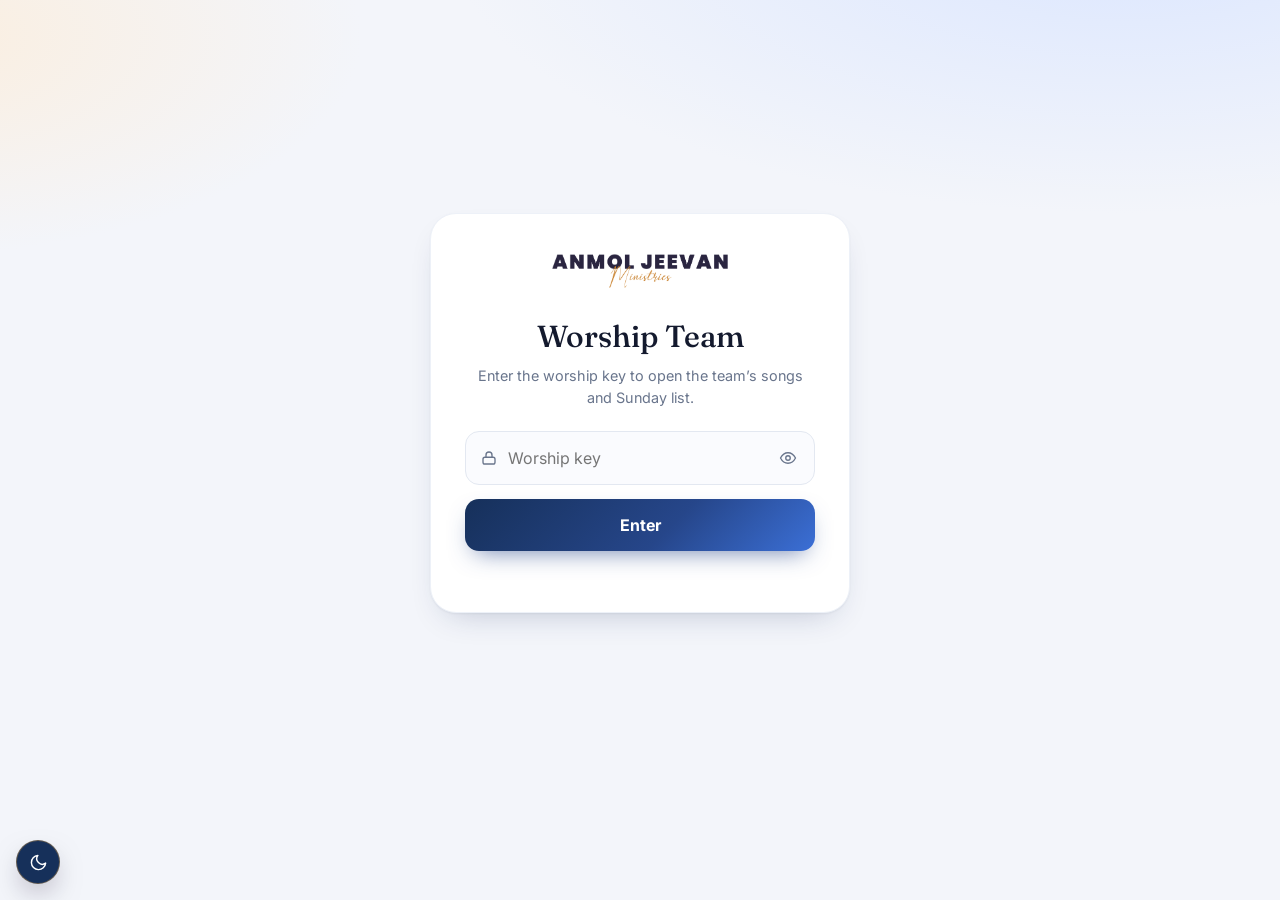
<file: worship.html>
<!DOCTYPE html>
<html lang="en">
<head>
<meta charset="UTF-8">
<meta name="viewport" content="width=device-width, initial-scale=1.0, viewport-fit=cover">
<script>(function(){try{var t=localStorage.getItem('ajm-theme');document.documentElement.setAttribute('data-theme',t==='dark'?'dark':'light');}catch(e){}})();</script>
<title>Worship Team — Sunday Songs</title>
<meta name="robots" content="noindex, nofollow">
<meta name="theme-color" content="#16305a">
<link rel="icon" type="image/svg+xml" href="/favicon.svg">
<link rel="preconnect" href="https://fonts.googleapis.com">
<link rel="preconnect" href="https://fonts.gstatic.com" crossorigin>
<link href="https://fonts.googleapis.com/css2?family=Fraunces:ital,opsz,wght@0,9..144,300..900;1,9..144,400..600&family=Inter:wght@400;500;600;700;800&family=Noto+Sans+Devanagari:wght@400;500;600;700&display=swap" rel="stylesheet">
<style>
  :root{
    --navy:#16305a; --blue:#2f6df6; --blue-soft:#eaf1ff; --indigo:#4b5cf0;
    --ink:#141a2e; --muted:#69758c; --line:#e3e8f1; --line-2:#edf1f8; --bg:#f3f5fa;
    --ok:#1f9d63; --ok-soft:#e3f6ec; --warn:#d98a0b; --warn-soft:#fdf1d8; --bad:#d64545;
    --gold:#e8a33d; --gold-soft:#fff6e2;
    --card:#fff; --radius:20px;
    --shadow:0 1px 2px rgba(20,30,60,.05),0 14px 34px -18px rgba(20,40,90,.30);
    --grad:linear-gradient(135deg,#16305a 0%,#26468a 58%,#3b6fd6 100%);
    --gold-grad:linear-gradient(135deg,#f7cd7a 0%,#e8a33d 100%);
    --lyrics-font:'Inter','Noto Sans Devanagari',sans-serif;
  }
  *{margin:0;padding:0;box-sizing:border-box}
  body{font-family:'Inter','Noto Sans Devanagari',sans-serif;color:var(--ink);line-height:1.5;padding:26px clamp(18px,2.4vw,48px);overflow-x:hidden;min-height:100vh;
    background:
      radial-gradient(1100px 460px at 88% -8%,#dbe6ff 0%,transparent 62%),
      radial-gradient(800px 380px at -8% 4%,#fbeede 0%,transparent 58%),
      var(--bg)}
  body.singing{overflow:hidden}
  h1,h2,h3{font-family:'Fraunces',serif;font-weight:500}
  .wrap{width:100%}
  [hidden]{display:none!important}
  svg.i{width:18px;height:18px;flex:none;stroke:currentColor;fill:none;stroke-width:1.8;stroke-linecap:round;stroke-linejoin:round}
  button{font-family:inherit}

  /* ---------- login ---------- */
  #gate{min-height:86vh;display:flex;align-items:center;justify-content:center}
  .gate-card{width:min(420px,92vw);background:var(--card);border-radius:26px;padding:38px 34px 32px;text-align:center;box-shadow:var(--shadow);border:1px solid var(--line-2)}
  .gate-card img{height:38px;margin-bottom:18px}
  .gate-card h1{font-size:1.9rem;margin-bottom:6px}
  .gate-card p{color:var(--muted);font-size:.9rem;margin-bottom:22px}
  .gate-field{display:flex;align-items:center;gap:10px;border:1.5px solid var(--line);border-radius:14px;padding:0 14px;background:#fafbfe;margin-bottom:14px;transition:border-color .2s,box-shadow .2s}
  .gate-field:focus-within{border-color:var(--blue);box-shadow:0 0 0 4px rgba(47,109,246,.12)}
  .gate-field svg{color:var(--muted)}
  .gate-field input{flex:1;border:0;background:transparent;padding:14px 0;font:inherit;font-size:1rem;outline:none;min-width:0}
  .gate-field .eye{flex:none;width:36px;height:36px;margin-right:-6px;border-radius:50%;border:0;background:transparent;color:var(--muted);display:inline-flex;align-items:center;justify-content:center;cursor:pointer;transition:background .15s,color .15s}
  .gate-field .eye:hover{background:var(--blue-soft);color:var(--blue)}
  .gate-field .eye:focus-visible{outline:2px solid var(--blue);outline-offset:1px}
  .gate-field .eye .eye-off{display:none}
  .gate-field .eye.on .eye-on{display:none}
  .gate-field .eye.on .eye-off{display:block}
  #gateBtn{width:100%;padding:14px;border-radius:14px;border:0;background:var(--grad);color:#fff;font:inherit;font-weight:700;font-size:1rem;cursor:pointer;transition:transform .15s,box-shadow .2s;box-shadow:0 10px 24px -10px rgba(38,70,138,.7)}
  #gateBtn:hover{transform:translateY(-1px)}
  #gateBtn:disabled{opacity:.6;cursor:default;transform:none}
  #gateError{color:var(--bad);font-size:.84rem;min-height:1.3em;margin-top:12px}

  /* ---------- app shell ---------- */
  #panel{display:none}
  header.top{display:flex;align-items:center;justify-content:space-between;flex-wrap:wrap;gap:14px;margin-bottom:20px}
  .brand{display:flex;align-items:center;gap:14px}
  .brand img{height:34px}
  .brand h1{font-size:1.55rem;line-height:1.1}
  .brand .sub{color:var(--muted);font-size:.82rem;margin-top:2px}
  .top-actions{display:flex;gap:10px;flex-wrap:wrap}
  .btn{display:inline-flex;align-items:center;justify-content:center;gap:8px;padding:10px 18px;border-radius:100px;border:1.5px solid var(--line);background:#fff;font-weight:600;font-size:.85rem;cursor:pointer;color:var(--ink);font-family:inherit;transition:transform .15s,box-shadow .2s,background .2s,border-color .2s;white-space:nowrap}
  .btn:hover{border-color:#c9d4ea;box-shadow:0 6px 16px -10px rgba(20,40,90,.5);transform:translateY(-1px)}
  .btn.primary{background:var(--grad);border-color:transparent;color:#fff;box-shadow:0 10px 22px -12px rgba(38,70,138,.8)}
  .btn.danger{color:var(--bad);border-color:#f5c2c2}
  .btn.danger:hover{background:#fde8e8}
  .btn.sm{padding:7px 14px;font-size:.78rem}
  .btn:disabled{opacity:.45;cursor:default;pointer-events:none}
  .iconbtn{width:36px;height:36px;border-radius:50%;border:1.5px solid var(--line);background:#fff;color:var(--muted);display:inline-flex;align-items:center;justify-content:center;cursor:pointer;flex:none;transition:background .15s,color .15s,border-color .15s}
  .iconbtn:hover{background:var(--blue-soft);color:var(--blue)}
  .iconbtn.danger:hover{background:#fde8e8;color:var(--bad);border-color:#f5c2c2}
  .iconbtn:disabled{opacity:.35;cursor:default;pointer-events:none}

  .tabs{display:inline-flex;gap:4px;padding:5px;border-radius:100px;background:rgba(255,255,255,.75);border:1px solid var(--line);backdrop-filter:blur(8px);margin-bottom:20px;flex-wrap:wrap;box-shadow:0 8px 20px -16px rgba(20,40,90,.5)}
  .tab{display:inline-flex;align-items:center;gap:8px;padding:9px 18px;border-radius:100px;border:0;background:transparent;font:inherit;font-size:.84rem;font-weight:600;cursor:pointer;color:var(--muted);transition:background .2s,color .2s}
  .tab:hover{color:var(--ink)}
  .tab b{padding:0 8px;border-radius:100px;background:#e8edf7;color:var(--navy);font-size:.72rem}
  .tab.active{background:var(--grad);color:#fff;box-shadow:0 8px 18px -10px rgba(38,70,138,.9)}
  .tab.active b{background:rgba(255,255,255,.22);color:#fff}

  .card{background:var(--card);border:1px solid var(--line-2);border-radius:var(--radius);box-shadow:var(--shadow)}
  .muted{color:var(--muted)}
  .fade{animation:fade .35s ease both}
  @keyframes fade{from{opacity:0;transform:translateY(6px)}to{opacity:1;transform:none}}

  .howto{display:flex;align-items:center;flex-wrap:wrap;gap:8px 20px;background:#fff;border:1px solid var(--line-2);border-left:5px solid var(--gold);border-radius:16px;padding:12px 16px 12px 18px;margin-bottom:16px;font-size:.9rem;line-height:1.4;color:#28527f;box-shadow:var(--shadow)}
  .howto strong{color:var(--navy);font-weight:800}
  .howto span b{display:inline-flex;align-items:center;justify-content:center;width:21px;height:21px;border-radius:50%;background:var(--gold);color:#3b2a00;font-size:.72rem;margin-right:8px}
  .howto .ht-note{color:var(--muted)}
  .howto button{margin-left:auto;padding:6px 16px;border-radius:100px;border:1.5px solid var(--line);background:#fff;font:inherit;font-size:.8rem;font-weight:700;cursor:pointer;color:var(--ink)}

  .savechip{display:inline-flex;align-items:center;gap:8px;font-size:.8rem;color:var(--muted)}
  .savechip::before{content:"";width:8px;height:8px;border-radius:50%;background:#b6c0d4;flex:none}
  .savechip.ok{color:var(--ok)} .savechip.ok::before{background:var(--ok)}
  .savechip.busy{color:var(--warn)} .savechip.busy::before{background:var(--warn);animation:pulse 1s infinite}
  .savechip.err{color:var(--bad);font-weight:600} .savechip.err::before{background:var(--bad)}
  .savechip:empty{display:none}
  @keyframes pulse{50%{opacity:.35}}
  a.btn{text-decoration:none}

  .keychip{display:inline-flex;align-items:center;padding:1px 9px;border-radius:100px;background:var(--gold-soft);color:#8a5a00;font-weight:800;font-size:.7rem;letter-spacing:.02em;white-space:nowrap;border:1px solid #f3dcae}
  .loading{text-align:center;padding:60px 20px;color:var(--muted)}

  /* ---------- Sunday ---------- */
  .sun-hero{position:relative;overflow:hidden;border-radius:26px;background:var(--grad);color:#fff;padding:22px 26px;box-shadow:var(--shadow);display:flex;flex-wrap:wrap;align-items:center;justify-content:space-between;gap:18px 26px;margin-bottom:16px}
  .sun-hero::before{content:"";position:absolute;right:-90px;top:-120px;width:320px;height:320px;border-radius:50%;background:radial-gradient(circle,rgba(232,163,61,.42),transparent 68%);pointer-events:none}
  .sun-date{position:relative;display:flex;align-items:center;gap:12px;min-width:0}
  .sun-date .iconbtn{background:rgba(255,255,255,.12);border-color:rgba(255,255,255,.22);color:#fff}
  .sun-date .iconbtn:hover{background:rgba(255,255,255,.22)}
  .sun-when{font-size:.7rem;font-weight:800;letter-spacing:.14em;text-transform:uppercase;color:#f7cd7a;display:flex;align-items:center;gap:8px}
  .sun-when .live{width:8px;height:8px;border-radius:50%;background:var(--gold);animation:glow 1.8s infinite}
  @keyframes glow{0%{box-shadow:0 0 0 0 rgba(232,163,61,.7)}70%,100%{box-shadow:0 0 0 9px rgba(232,163,61,0)}}
  .sun-date h2{font-size:clamp(1.5rem,3.2vw,2.3rem);line-height:1.1;font-weight:600;margin-top:2px}
  .sun-date .yr{font-size:.85rem;color:#c6d6f5;margin-top:2px;display:flex;gap:10px;align-items:center;flex-wrap:wrap}
  .sun-date .yr button{background:none;border:0;color:#fff;font:inherit;font-size:.8rem;font-weight:700;text-decoration:underline;text-underline-offset:3px;cursor:pointer;opacity:.85}
  .datepick{position:relative;display:inline-flex}
  .datepick input{position:absolute;left:0;bottom:0;width:1px;height:1px;opacity:0;pointer-events:none;border:0;padding:0}
  .sun-side{position:relative;display:flex;align-items:center;gap:18px;flex-wrap:wrap}
  .sun-count{text-align:center;padding:8px 16px;border-radius:18px;background:rgba(255,255,255,.1);border:1px solid rgba(255,255,255,.18)}
  .sun-count b{display:block;font-family:'Fraunces',serif;font-size:2rem;line-height:1.05;color:var(--gold)}
  .sun-count span{font-size:.66rem;font-weight:700;letter-spacing:.08em;text-transform:uppercase;color:#d3def7}
  .singbtn{display:inline-flex;align-items:center;gap:10px;padding:15px 26px;border-radius:100px;border:0;background:var(--gold-grad);color:#3b2a00;font:inherit;font-weight:800;font-size:1.02rem;cursor:pointer;box-shadow:0 14px 28px -12px rgba(232,163,61,.9);transition:transform .15s}
  .singbtn:hover{transform:translateY(-1px) scale(1.02)}
  .singbtn:disabled{opacity:.5;cursor:default;transform:none;box-shadow:none}
  .singbtn svg.i{width:20px;height:20px;fill:currentColor;stroke:none}

  .sun-grid{display:grid;grid-template-columns:minmax(0,1.7fr) minmax(280px,1fr);gap:16px;align-items:start}
  .pane{padding:18px 20px 20px}
  .pane-head{display:flex;align-items:center;justify-content:space-between;gap:10px;flex-wrap:wrap;margin-bottom:12px}
  .pane-head h3{font-family:'Inter',sans-serif;font-size:1rem;font-weight:800;color:var(--navy)}
  .pane-head .hint{font-size:.78rem;color:var(--muted)}
  .set-table>tbody>tr>td{padding:8px 10px}
  .set-table>thead>tr>th{padding:9px 10px}
  .set-table{table-layout:fixed}
  .set-table .c-num{width:54px}
  .set-table .c-key{width:84px}
  .set-table th.dt-actions{width:134px}
  .set-item .num{width:34px;height:34px;border-radius:12px;background:var(--grad);color:#fff;font-weight:800;display:flex;align-items:center;justify-content:center;flex:none;font-size:.95rem}
  .set-item .si-main{display:block;width:100%;min-width:0;background:none;border:0;text-align:left;cursor:pointer;padding:2px 0;color:inherit;font:inherit}
  .set-item .si-main .keychip{display:none}
  .set-item .si-main b{display:flex;align-items:center;gap:8px;font-size:1rem;line-height:1.3;flex-wrap:wrap}
  .set-item .si-main small{display:block;color:var(--muted);font-size:.8rem;white-space:nowrap;overflow:hidden;text-overflow:ellipsis;margin-top:1px}
  .set-item .si-tools>*+*{margin-left:2px}
  .set-item .si-tools .iconbtn{width:32px;height:32px}
  .set-item.gone>td{opacity:.7}
  .set-item.gone .num{background:#b6c0d4}
  .set-empty{text-align:center;padding:34px 14px;border:1.5px dashed #cdd8ec;border-radius:18px;background:#f8faff;color:var(--muted)}
  .set-empty .big{font-size:2.2rem;margin-bottom:6px}
  .set-empty p{margin-bottom:14px}
  .set-empty .row{display:flex;gap:10px;justify-content:center;flex-wrap:wrap}
  .set-foot{display:flex;align-items:center;justify-content:space-between;gap:10px;flex-wrap:wrap;margin-top:14px}
  .side{display:grid;gap:16px}
  .note-box textarea{width:100%;min-height:92px;padding:11px 14px;border:1.5px solid var(--line);border-radius:14px;font:inherit;font-size:.92rem;resize:vertical;background:#fcfdff}
  .note-box textarea:focus{outline:none;border-color:var(--blue);box-shadow:0 0 0 4px rgba(47,109,246,.1)}
  .dates{display:flex;flex-wrap:wrap;gap:8px}
  .datechip{display:inline-flex;align-items:center;gap:8px;padding:7px 12px;border-radius:12px;border:1.5px solid var(--line);background:#fff;font:inherit;font-size:.8rem;font-weight:700;color:var(--ink);cursor:pointer}
  .datechip small{font-weight:600;color:var(--muted)}
  .datechip.on{border-color:var(--navy);background:var(--navy);color:#fff}
  .datechip.on small{color:#c6d6f5}
  .datechip.future{border-color:#f3dcae;background:var(--gold-soft)}
  .side .actions{display:flex;gap:8px;flex-wrap:wrap}

  /* ---------- library ---------- */
  .lib-tools{display:flex;gap:12px;flex-wrap:wrap;align-items:center;margin-bottom:16px}
  .search{display:flex;align-items:center;gap:8px;flex:1;min-width:200px;max-width:420px;border:1.5px solid var(--line);border-radius:100px;padding:0 14px;background:#fff}
  .search svg{color:var(--muted)}
  .search input{border:0;outline:none;background:transparent;padding:10px 0;font:inherit;font-size:.9rem;width:100%}
  .seg{display:inline-flex;gap:4px;padding:4px;border-radius:100px;background:#eaeff9;flex-wrap:wrap}
  .seg button{padding:7px 14px;border-radius:100px;border:0;background:transparent;font:inherit;font-weight:700;font-size:.8rem;color:var(--muted);cursor:pointer}
  .seg button.active{background:#fff;color:var(--navy);box-shadow:0 4px 12px -6px rgba(20,40,90,.5)}
  .lib-tools .grow{flex:1}
  .songs{background:var(--card)}
  .song-row .dt-lead{color:var(--navy);font-size:.92rem}
  .dt>tbody>tr.song-row.inset{background:#fffaf0}
  .sc-first{font-size:.82rem;color:#4a5670;line-height:1.45;white-space:pre-line;display:-webkit-box;-webkit-line-clamp:2;-webkit-box-orient:vertical;overflow:hidden;min-width:180px;max-width:42ch}
  .sc-first.none{color:#9aa6bb;font-style:italic}
  .planned{color:#8a5a00;font-weight:700}
  .sc-actions .btn{padding:7px 13px;font-size:.78rem}
  .sc-actions .btn.added{background:var(--ok-soft);border-color:#bfe6d0;color:#166b45}
  .lib-empty{text-align:center;padding:60px 20px;color:var(--muted)}
  .lib-empty .big{font-size:2.6rem;margin-bottom:8px}
  .lib-empty p{margin-bottom:16px}

  /* ---------- lyrics (library preview, editor preview, sing mode, print) ---------- */
  .lyr{font-family:var(--lyrics-font)}
  .lyr .stanza{margin:0 0 1em}
  .lyr .stanza:last-child{margin-bottom:0}
  .lyr .ln{min-height:1.2em}
  .lyr .lab{display:inline-block;font-size:.62em;letter-spacing:.12em;text-transform:uppercase;font-weight:800;color:#b36b00;border:1.5px solid currentColor;border-radius:100px;padding:.1em .8em;margin:0 0 .4em}
  .lyr .stanza.chorus{color:#6a3f00}

  /* ---------- dialogs ---------- */
  .modal{position:fixed;inset:0;z-index:200;background:rgba(12,18,40,.5);backdrop-filter:blur(3px);display:flex;align-items:center;justify-content:center;padding:18px;animation:fadein .2s ease}
  @keyframes fadein{from{opacity:0}to{opacity:1}}
  .sheet{width:min(560px,100%);max-height:calc(100vh - 36px);display:flex;flex-direction:column;background:#fff;border-radius:24px;box-shadow:0 30px 70px -20px rgba(10,20,50,.55);overflow:hidden;animation:pop .25s cubic-bezier(.2,.9,.3,1.2)}
  @keyframes pop{from{transform:translateY(14px) scale(.98);opacity:0}to{transform:none;opacity:1}}
  .sheet.wide{width:min(1100px,100%)}
  .sheet.small{width:min(420px,100%)}
  .sheet > header{display:flex;align-items:center;justify-content:space-between;gap:12px;padding:18px 20px 12px}
  .sheet > header h3{font-size:1.3rem;line-height:1.2}
  .sheet > header small{display:block;font-family:'Inter',sans-serif;font-size:.8rem;color:var(--muted);font-weight:500}
  .sheet .body{padding:0 20px 14px;overflow-y:auto;flex:1;min-height:0}
  .sheet > footer{display:flex;align-items:center;gap:10px;padding:14px 20px 18px;border-top:1px solid var(--line-2);flex-wrap:wrap}
  .sheet > footer .grow{flex:1}
  .sheet p.msg{padding:0 20px 8px;color:#4a5670}

  .pk-search{margin:0 20px 10px;max-width:none}
  .pk-list{padding-bottom:4px}
  .pk-table>tbody>tr>td{padding:8px 10px}
  .pk-table>thead>tr>th{padding:9px 10px}
  .pk-table .c-tick{width:50px}
  .pk-row{cursor:pointer}
  .pk-row .tick{width:30px;height:30px;border-radius:10px;border:2px solid #cdd8ec;flex:none;display:flex;align-items:center;justify-content:center;font-weight:800;font-size:.85rem;color:#fff;transition:background .15s,border-color .15s}
  .dt>tbody>tr.pk-row.on{background:var(--blue-soft)}
  .pk-row.on .tick{background:var(--blue);border-color:var(--blue)}
  .pk-row .pk-main{display:block;width:100%;min-width:0;background:none;border:0;padding:0;text-align:left;font:inherit;color:inherit;cursor:pointer}
  .pk-row .pk-main b{display:flex;align-items:center;gap:8px;font-size:.95rem;flex-wrap:wrap}
  .pk-row .pk-main small{display:block;color:var(--muted);font-size:.78rem;white-space:nowrap;overflow:hidden;text-overflow:ellipsis;max-width:40ch}
  .pk-table .pk-meta{font-size:.72rem;color:var(--muted);text-align:right;white-space:nowrap}
  .pk-none{text-align:center;color:var(--muted);padding:26px 10px}

  .ed-grid{display:grid;grid-template-columns:minmax(0,1fr) minmax(0,1fr);gap:18px}
  .ed-fields{display:grid;gap:12px;align-content:start}
  .fld{display:grid;gap:5px}
  .fld > span{font-size:.7rem;font-weight:800;color:#5b6a84;letter-spacing:.06em;text-transform:uppercase}
  .fld input,.fld textarea{width:100%;padding:11px 14px;border:1.5px solid var(--line);border-radius:12px;font:inherit;font-size:.95rem;background:#fcfdff}
  .fld textarea{font-family:var(--lyrics-font);min-height:320px;resize:vertical;line-height:1.55}
  .fld input:focus,.fld textarea:focus{outline:none;border-color:var(--blue);box-shadow:0 0 0 4px rgba(47,109,246,.1)}
  .row2{display:grid;grid-template-columns:120px 1fr;gap:12px}
  .ed-hint{font-size:.78rem;color:var(--muted);line-height:1.5}
  .ed-hint b{color:#4a5670}
  .dup{font-size:.8rem;color:#8a5a00;background:var(--gold-soft);border:1px solid #f3dcae;border-radius:10px;padding:7px 12px}
  .ed-preview{border:1.5px dashed #cdd8ec;border-radius:16px;background:#fbfcff;padding:14px 16px;overflow:auto;max-height:560px}
  .ed-preview .lyr{font-size:1rem;line-height:1.55;text-align:center}
  .ed-preview .ph{color:#9aa6bb;font-style:italic;text-align:center;padding:30px 0}
  .ed-preview > .cap{font-size:.7rem;font-weight:800;color:#5b6a84;letter-spacing:.06em;text-transform:uppercase;margin-bottom:10px}
  .ed-switch{display:none;margin-bottom:12px}

  /* ---------- sing mode ---------- */
  .sing{position:fixed;inset:0;z-index:300;display:flex;flex-direction:column;background:var(--sg-bg);color:var(--sg-ink);--scale:1}
  .sing[data-theme="dark"]{--sg-bg:radial-gradient(900px 500px at 50% -10%,#1d2b58 0%,transparent 70%),#0b1024;--sg-ink:#f6f2e8;--sg-muted:#95a1c2;--sg-lab:#f0b95a;--sg-chorus:#ffe2a6;--sg-bar:rgba(255,255,255,.07);--sg-line:rgba(255,255,255,.14);--sg-btn:rgba(255,255,255,.1)}
  .sing[data-theme="light"]{--sg-bg:#fffdf8;--sg-ink:#141a2e;--sg-muted:#6b7488;--sg-lab:#b36b00;--sg-chorus:#7a4a00;--sg-bar:#f4efe3;--sg-line:#e7dfcc;--sg-btn:#fff}
  .sg-top{display:flex;align-items:center;gap:8px;padding:10px 12px;padding-top:max(10px,env(safe-area-inset-top));border-bottom:1px solid var(--sg-line)}
  .sg-btn{display:inline-flex;align-items:center;justify-content:center;gap:6px;min-width:40px;height:40px;padding:0 10px;border-radius:100px;border:1px solid var(--sg-line);background:var(--sg-btn);color:var(--sg-ink);font:inherit;font-weight:700;font-size:.85rem;cursor:pointer;flex:none}
  .sg-btn:disabled{opacity:.3;cursor:default}
  .sg-pos{flex:1;min-width:0;text-align:center;line-height:1.2}
  .sg-pos b{display:block;font-size:.72rem;letter-spacing:.14em;text-transform:uppercase;color:var(--sg-lab)}
  .sg-pos small{display:block;font-size:.78rem;color:var(--sg-muted);white-space:nowrap;overflow:hidden;text-overflow:ellipsis}
  .sg-tools{display:flex;gap:6px}
  .sg-dots{display:flex;justify-content:center;gap:6px;padding:8px 12px 0;flex-wrap:wrap}
  .sg-dots button{width:26px;height:6px;border-radius:100px;border:0;background:var(--sg-line);cursor:pointer;padding:0}
  .sg-dots button.on{background:var(--sg-lab)}
  .sg-body{flex:1;overflow-y:auto;-webkit-overflow-scrolling:touch;overscroll-behavior:contain;padding:22px 18px 48px;text-align:center;scroll-behavior:smooth}
  .sg-title{font-family:'Fraunces','Noto Sans Devanagari',serif;font-weight:600;font-size:calc(var(--scale) * clamp(24px,5.2vw,46px));line-height:1.15;margin-bottom:6px}
  .sg-sub{display:flex;justify-content:center;gap:10px;flex-wrap:wrap;margin-bottom:22px;font-size:.85rem;color:var(--sg-muted)}
  .sg-sub .keychip{background:transparent;color:var(--sg-lab);border-color:var(--sg-lab);font-size:.78rem}
  .sg-lyrics{max-width:36em;margin:0 auto;font-size:calc(var(--scale) * clamp(20px,4.5vw,38px));line-height:1.48;font-weight:500}
  .sing .lyr .lab{color:var(--sg-lab);font-size:.46em}
  .sing .lyr .stanza.chorus{color:var(--sg-chorus)}
  .sg-end{margin:34px auto 0;max-width:30em;display:flex;flex-direction:column;align-items:center;gap:12px;color:var(--sg-muted);font-size:.9rem}
  .sg-end .rule{width:80px;height:2px;border-radius:2px;background:var(--sg-line)}
  .sg-next{display:inline-flex;align-items:center;gap:10px;padding:12px 20px;border-radius:100px;border:0;background:var(--gold-grad);color:#3b2a00;font:inherit;font-weight:800;font-size:.95rem;cursor:pointer;max-width:100%}
  .sg-next span{overflow:hidden;text-overflow:ellipsis;white-space:nowrap}
  .sg-missing{padding:60px 10px;color:var(--sg-muted);font-size:1.05rem}
  .sg-nav{display:grid;grid-template-columns:1fr 1fr;gap:10px;padding:10px 12px;padding-bottom:max(10px,env(safe-area-inset-bottom));border-top:1px solid var(--sg-line);background:var(--sg-bar)}
  .sg-nav button{display:flex;align-items:center;gap:8px;min-width:0;padding:12px 14px;border-radius:16px;border:1px solid var(--sg-line);background:var(--sg-btn);color:var(--sg-ink);font:inherit;font-weight:700;font-size:.9rem;cursor:pointer;text-align:left}
  .sg-nav button#sgNext{justify-content:flex-end;text-align:right}
  .sg-nav button span{min-width:0;overflow:hidden;text-overflow:ellipsis;white-space:nowrap}
  .sg-nav button small{display:block;font-size:.66rem;letter-spacing:.1em;text-transform:uppercase;color:var(--sg-muted);font-weight:800}
  .sg-nav button:disabled{opacity:.35;cursor:default}
  .sg-anim{animation:sgin .28s ease both}
  .sg-anim.back{animation-name:sgback}
  @keyframes sgin{from{opacity:0;transform:translateX(26px)}to{opacity:1;transform:none}}
  @keyframes sgback{from{opacity:0;transform:translateX(-26px)}to{opacity:1;transform:none}}

  #toast{position:fixed;bottom:24px;left:50%;transform:translateX(-50%) translateY(20px);background:var(--ink);color:#fff;padding:12px 22px;border-radius:100px;font-size:.85rem;font-weight:600;opacity:0;pointer-events:none;transition:opacity .25s,transform .25s;z-index:400;box-shadow:0 14px 30px -12px rgba(0,0,0,.5);max-width:calc(100vw - 32px);text-align:center}
  #toast.show{opacity:1;transform:translateX(-50%) translateY(0)}
  #printArea{display:none}

  @media(max-width:980px){
    .sun-grid{grid-template-columns:minmax(0,1fr)} /* minmax(0,…): long lyric lines must not widen the column */
    .ed-grid{grid-template-columns:minmax(0,1fr)}
    .ed-switch{display:inline-flex}
    .ed-grid .ed-preview{display:none;max-height:none}
    .ed-grid.preview .ed-preview{display:block}
    .ed-grid.preview .ed-fields{display:none}
  }
  @media(max-width:860px){ body{padding:14px} }
  @media(max-width:560px){
    .tabs{display:flex;width:100%;gap:2px;padding:4px}
    .tab{flex:1;justify-content:center;padding:9px 4px;font-size:.8rem;white-space:nowrap}
    .tab svg{display:none}
    .brand img{height:28px}
    .brand h1{font-size:1.3rem}
    .top-actions{width:100%}
    .top-actions .btn{flex:1;padding:10px 8px;font-size:.8rem}
    .top-actions .btn svg{display:none}
    .sun-hero{padding:18px 16px;border-radius:22px}
    .sun-side{width:100%;justify-content:space-between}
    .singbtn{flex:1;justify-content:center;padding:14px 18px}
    .pane{padding:14px}
    .set-item .si-tools .iconbtn{width:30px;height:30px}
    .set-table .c-key{display:none}
    .set-item .si-main .keychip{display:inline-flex}
    .set-table>tbody>tr>td{padding:8px 6px}
    .set-table .c-num{width:44px}
    .set-table th.dt-actions{width:126px}
    .modal{padding:0;align-items:flex-end}
    .sheet{border-radius:22px 22px 0 0;max-height:94vh;width:100%}
    .row2{grid-template-columns:1fr}
    .sheet > footer{gap:8px;padding:12px 14px 16px}
    .sheet > footer .btn{padding:10px 14px}
    .ed-switch{margin-top:2px}
    .pk-table .pk-meta{display:none}
    .sg-tools .hide-sm{display:none}
    .sg-nav button{padding:11px 12px;font-size:.85rem}
  }

  @media print{
    @page{size:A4;margin:14mm}
    html,body{background:#fff;padding:0}
    body > *:not(#printArea){display:none!important}
    #printArea{display:block!important;color:#000;font-family:var(--lyrics-font)}
    #printArea h1{font-family:'Fraunces',serif;font-size:20pt;font-weight:600;margin-bottom:2pt}
    #printArea .p-sub{font-size:10pt;color:#555;margin-bottom:12pt;padding-bottom:8pt;border-bottom:1.5pt solid #16305a}
    #printArea .p-song{margin-bottom:14pt;padding-bottom:10pt;border-bottom:.6pt solid #ccc}
    #printArea .p-song h2{font-family:'Inter','Noto Sans Devanagari',sans-serif;font-size:13pt;font-weight:800;margin-bottom:6pt;break-after:avoid}
    #printArea .p-song h2 .keychip{font-size:8pt;margin-left:6pt;vertical-align:middle}
    #printArea .lyr{font-size:11pt;line-height:1.45;columns:2;column-gap:22pt}
    #printArea .lyr .stanza{break-inside:avoid}
    #printArea .lyr .lab{font-size:7pt}
  }
</style>
<link rel="stylesheet" href="css/admin-table.css">
<link rel="stylesheet" href="css/office-dark.css">
</head>
<body>

<div id="gate">
  <div class="gate-card fade">
    <img src="img/logo-light.png" alt="Anmol Jeevan Ministries">
    <h1>Worship Team</h1>
    <p>Enter the worship key to open the team’s songs and Sunday list.</p>
    <div class="gate-field">
      <svg class="i" viewBox="0 0 24 24"><rect x="4" y="11" width="16" height="9" rx="2.5"/><path d="M8 11V8a4 4 0 0 1 8 0v3"/></svg>
      <input type="password" id="keyInput" placeholder="Worship key" autocomplete="off">
      <button type="button" class="eye" id="keyEye" aria-label="Show key" aria-pressed="false" title="Show key"><svg class="i eye-on" viewBox="0 0 24 24"><path d="M2 12s3.6-7 10-7 10 7 10 7-3.6 7-10 7S2 12 2 12z"/><circle cx="12" cy="12" r="3"/></svg><svg class="i eye-off" viewBox="0 0 24 24"><path d="M3 3l18 18M10.6 5.1A10.4 10.4 0 0 1 12 5c6.4 0 10 7 10 7a17.6 17.6 0 0 1-3.2 4.1M6.6 6.6C3.7 8.4 2 12 2 12s3.6 7 10 7c1.6 0 3-.4 4.3-1M9.9 9.9a3 3 0 0 0 4.2 4.2"/></svg></button>
    </div>
    <button id="gateBtn">Enter</button>
    <div id="gateError"></div>
  </div>
</div>

<div id="panel">
  <div class="wrap">
    <header class="top">
      <div class="brand">
        <img src="img/logo-light.png" alt="Anmol Jeevan Ministries">
        <div>
          <h1>Worship Team</h1>
          <div class="sub">Songs, lyrics &amp; the Sunday list</div>
        </div>
      </div>
      <div class="top-actions">
        <button class="btn" id="howtoBtn"><svg class="i" viewBox="0 0 24 24"><circle cx="12" cy="12" r="9"/><path d="M9.5 9.5a2.5 2.5 0 1 1 3.5 2.3c-.7.4-1 .9-1 1.7M12 17h.01"/></svg>How to use</button>
        <button class="btn" id="logoutBtn"><svg class="i" viewBox="0 0 24 24"><path d="M9 4H5a1 1 0 0 0-1 1v14a1 1 0 0 0 1 1h4"/><path d="M16 8l4 4-4 4M20 12H9"/></svg>Log out</button>
      </div>
    </header>

    <div class="howto" id="howto" hidden>
      <strong>New here?</strong>
      <span><b>1</b>Song Library — add each song once and paste its lyrics</span>
      <span><b>2</b>Sunday — pick the songs for the service and put them in order</span>
      <span><b>3</b>Start singing — the lyrics open full screen; swipe or tap Next</span>
      <span class="ht-note">Everything saves by itself.</span>
      <button type="button" id="howtoHide">Got it</button>
    </div>

    <nav class="tabs" id="tabs">
      <button class="tab active" data-tab="sunday"><svg class="i" viewBox="0 0 24 24"><rect x="3" y="4" width="18" height="17" rx="2.5"/><path d="M3 9h18M8 2v4M16 2v4"/></svg>Sunday <b id="tabSetCount">0</b></button>
      <button class="tab" data-tab="library"><svg class="i" viewBox="0 0 24 24"><path d="M9 18V6l11-2v12"/><circle cx="6.5" cy="18" r="2.5"/><circle cx="17.5" cy="16" r="2.5"/></svg>Song Library <b id="tabLibCount">0</b></button>
    </nav>

    <div id="loading" class="loading">Loading the songs…</div>

    <!-- ===== the songs for one service ===== -->
    <div id="sundayView" hidden>
      <section class="sun-hero fade" aria-label="Service date">
        <div class="sun-date">
          <button type="button" class="iconbtn" id="prevSun" aria-label="Previous Sunday"><svg class="i" viewBox="0 0 24 24"><path d="M15 5l-7 7 7 7"/></svg></button>
          <div>
            <div class="sun-when" id="sunWhen"></div>
            <h2 id="sunTitle"></h2>
            <div class="yr"><span id="sunYear"></span>
              <span class="datepick"><button type="button" id="otherDate">Other date</button><input type="date" id="datePick" tabindex="-1" aria-label="Pick another date"></span>
              <button type="button" id="backToSun" hidden>Back to this Sunday</button>
            </div>
          </div>
          <button type="button" class="iconbtn" id="nextSun" aria-label="Next Sunday"><svg class="i" viewBox="0 0 24 24"><path d="M9 5l7 7-7 7"/></svg></button>
        </div>
        <div class="sun-side">
          <div class="sun-count"><b id="sunCount">0</b><span>songs</span></div>
          <button type="button" class="singbtn" id="singBtn"><svg class="i" viewBox="0 0 24 24"><path d="M8 5.5v13a1 1 0 0 0 1.5.9l10.4-6.5a1 1 0 0 0 0-1.7L9.5 4.6A1 1 0 0 0 8 5.5z"/></svg>Start singing</button>
        </div>
      </section>

      <div class="sun-grid">
        <section class="card pane">
          <div class="pane-head">
            <h3>Songs, in order</h3>
            <button type="button" class="btn primary sm" id="pickBtn"><svg class="i" viewBox="0 0 24 24"><path d="M12 5v14M5 12h14"/></svg>Add songs</button>
          </div>
          <div class="setlist" id="setList"></div>
          <div class="set-foot">
            <span class="savechip" id="saveState" role="status" aria-live="polite"></span>
            <span class="muted" style="font-size:.78rem">Tap a song to read its lyrics · ▲ ▼ to change the order</span>
          </div>
        </section>
        <aside class="side">
          <section class="card pane note-box">
            <div class="pane-head"><h3>Note for the team</h3><span class="hint">optional</span></div>
            <textarea id="note" maxlength="500" placeholder="e.g. Communion Sunday — keep the last song slow"></textarea>
          </section>
          <section class="card pane">
            <div class="pane-head"><h3>Saved lists</h3><span class="hint">tap a date to open it</span></div>
            <div class="dates" id="dateChips"></div>
          </section>
          <section class="card pane">
            <div class="pane-head"><h3>Share</h3></div>
            <div class="actions">
              <button type="button" class="btn sm" id="shareBtn"><svg class="i" viewBox="0 0 24 24"><circle cx="18" cy="5" r="2.5"/><circle cx="6" cy="12" r="2.5"/><circle cx="18" cy="19" r="2.5"/><path d="M8.2 10.8l7.6-4.4M8.2 13.2l7.6 4.4"/></svg>Send the list</button>
              <button type="button" class="btn sm" id="printBtn"><svg class="i" viewBox="0 0 24 24"><path d="M6 9V3h12v6"/><rect x="4" y="9" width="16" height="8" rx="2"/><path d="M7 14h10v7H7z"/></svg>Print lyrics</button>
            </div>
          </section>
        </aside>
      </div>
    </div>

    <!-- ===== every song the team knows ===== -->
    <div id="libraryView" hidden>
      <div class="lib-tools">
        <label class="search"><svg class="i" viewBox="0 0 24 24"><circle cx="11" cy="11" r="7"/><path d="M20 20l-3.5-3.5"/></svg><input id="libSearch" placeholder="Search titles and lyrics…"></label>
        <div class="seg" id="libSort">
          <button type="button" data-sort="az" class="active">A–Z</button>
          <button type="button" data-sort="new">Newest</button>
          <button type="button" data-sort="sung">Most sung</button>
        </div>
        <span class="grow"></span>
        <button type="button" class="btn primary" id="addSongBtn"><svg class="i" viewBox="0 0 24 24"><path d="M12 5v14M5 12h14"/></svg>Add a song</button>
      </div>
      <div class="songs" id="songGrid"></div>
      <div class="lib-empty" id="libEmpty" hidden></div>
    </div>
  </div>
</div>

<!-- pick songs for the service -->
<div class="modal" id="picker" hidden role="dialog" aria-modal="true" aria-labelledby="pkTitle">
  <div class="sheet">
    <header>
      <h3 id="pkTitle">Pick songs<small id="pkDate"></small></h3>
      <button type="button" class="iconbtn" data-close aria-label="Close"><svg class="i" viewBox="0 0 24 24"><path d="M6 6l12 12M18 6L6 18"/></svg></button>
    </header>
    <label class="search pk-search"><svg class="i" viewBox="0 0 24 24"><circle cx="11" cy="11" r="7"/><path d="M20 20l-3.5-3.5"/></svg><input id="pkSearch" placeholder="Search songs…"></label>
    <div class="body"><div class="pk-list" id="pkList"></div></div>
    <footer>
      <span class="muted" id="pkCount" style="font-size:.85rem"></span>
      <span class="grow"></span>
      <button type="button" class="btn" id="pkNew">New song</button>
      <button type="button" class="btn primary" data-close>Done</button>
    </footer>
  </div>
</div>

<!-- add / edit a song -->
<div class="modal" id="editor" hidden role="dialog" aria-modal="true" aria-labelledby="edHead">
  <form class="sheet wide" id="edForm" autocomplete="off">
    <header>
      <h3 id="edHead">Add a song</h3>
      <button type="button" class="iconbtn" id="edX" aria-label="Close"><svg class="i" viewBox="0 0 24 24"><path d="M6 6l12 12M18 6L6 18"/></svg></button>
    </header>
    <div class="body">
      <div class="seg ed-switch" id="edSwitch"><button type="button" data-v="write" class="active">Write</button><button type="button" data-v="preview">Preview</button></div>
      <div class="ed-grid" id="edGrid">
        <div class="ed-fields">
          <label class="fld"><span>Song title</span><input id="edName" maxlength="120" required placeholder="e.g. Yeshu Tera Naam"></label>
          <div class="dup" id="edDup" hidden></div>
          <div class="row2">
            <label class="fld"><span>Key (optional)</span><input id="edKey" maxlength="12" placeholder="e.g. G"></label>
            <label class="fld"><span>Link (optional)</span><input id="edLink" maxlength="300" placeholder="YouTube link, to learn the tune"></label>
          </div>
          <label class="fld"><span>Lyrics</span><textarea id="edLyrics" maxlength="20000" spellcheck="false" placeholder="Paste the lyrics here.

Leave an empty line between verses.

Chorus
Put Chorus, Verse 1 or कोरस on its own line to label a part."></textarea></label>
          <div class="ed-hint"><b>Tip:</b> leave an empty line between verses · a line that just says <b>Chorus</b>, <b>Verse 2</b>, <b>Bridge</b> or <b>कोरस</b> becomes a label · <span id="edCount"></span></div>
        </div>
        <div class="ed-preview"><div class="cap">How it will look on Sunday</div><div id="edPreview"></div></div>
      </div>
    </div>
    <footer>
      <button type="button" class="btn danger" id="edDelete" hidden>Delete song</button>
      <span class="grow"></span>
      <span class="savechip" id="edState"></span>
      <button type="button" class="btn" id="edCancel">Cancel</button>
      <button type="submit" class="btn primary" id="edSave">Save song</button>
    </footer>
  </form>
</div>

<!-- yes / no -->
<div class="modal" id="confirm" hidden role="alertdialog" aria-modal="true" aria-labelledby="cfTitle">
  <div class="sheet small">
    <header><h3 id="cfTitle"></h3></header>
    <p class="msg" id="cfText"></p>
    <footer><span class="grow"></span><button type="button" class="btn" id="cfNo">Cancel</button><button type="button" class="btn danger" id="cfYes">OK</button></footer>
  </div>
</div>

<!-- full-screen lyrics for singing -->
<div class="sing" id="sing" hidden data-theme="dark" role="dialog" aria-modal="true" aria-label="Lyrics">
  <div class="sg-top">
    <button type="button" class="sg-btn" id="sgClose" aria-label="Close lyrics"><svg class="i" viewBox="0 0 24 24"><path d="M6 6l12 12M18 6L6 18"/></svg></button>
    <div class="sg-pos"><b id="sgPos"></b><small id="sgLabel"></small></div>
    <div class="sg-tools">
      <button type="button" class="sg-btn" id="sgSmaller" aria-label="Smaller text">A−</button>
      <button type="button" class="sg-btn" id="sgBigger" aria-label="Bigger text">A+</button>
      <button type="button" class="sg-btn" id="sgTheme" aria-label="Light or dark"><svg class="i" viewBox="0 0 24 24"><path d="M21 12.8A9 9 0 1 1 11.2 3a7 7 0 0 0 9.8 9.8z"/></svg></button>
      <button type="button" class="sg-btn hide-sm" id="sgFull" aria-label="Full screen" hidden><svg class="i" viewBox="0 0 24 24"><path d="M4 9V4h5M20 9V4h-5M4 15v5h5M20 15v5h-5"/></svg></button>
    </div>
  </div>
  <div class="sg-dots" id="sgDots"></div>
  <div class="sg-body" id="sgBody"></div>
  <div class="sg-nav">
    <button type="button" id="sgPrev"><svg class="i" viewBox="0 0 24 24"><path d="M15 5l-7 7 7 7"/></svg><span><small>Previous</small><span id="sgPrevName"></span></span></button>
    <button type="button" id="sgNext"><span><small>Next</small><span id="sgNextName"></span></span><svg class="i" viewBox="0 0 24 24"><path d="M9 5l7 7-7 7"/></svg></button>
  </div>
</div>

<div id="printArea" aria-hidden="true"></div>
<div id="toast" role="status"></div>

<script src="js/reglog.js"></script>
<script src="js/admin-table.js"></script>
<script>
  const WORSHIP_URL = REG_LOG_URL; // same Apps Script Web App as the admin and media pages
  const MONTHS = ['January','February','March','April','May','June','July','August','September','October','November','December'];
  const DAYS = ['Sunday','Monday','Tuesday','Wednesday','Thursday','Friday','Saturday'];
  const POLL_MS = 20000;   // how often to look for changes made by the rest of the team
  const MAX_SET = 40;      // the script accepts up to 40 songs for one service
  const MAX_LYRICS = 20000;

  let wKey = null;         // kept in memory only — never saved, re-enter on every page load
  let serverOffset = 0;    // Google's clock minus this computer's clock
  let stamp = '';          // the script's "last change" marker, for cheap polling
  let songs = [];          // [{id, title, songKey, link, lyrics, addedAt, updatedAt, rev}]
  let byId = new Map();
  let sets = {};           // "YYYY-MM-DD" -> {date, songs: [ids], note, updatedAt}
  let curDate = '';
  let activeTab = 'sunday';
  const libSort = {key:'title', dir:'asc'};
  const LIB_PRESETS = {az:{key:'title', dir:'asc'}, new:{key:'added', dir:'desc'}, sung:{key:'sung', dir:'desc'}};
  let pollTimer = null;

  // the list being edited: saved a moment after each change
  let setDirty = false, setEdit = 0, setTimer = null, savePromise = null;

  const $ = id => document.getElementById(id);
  const esc = s => String(s ?? '').replace(/[&<>"']/g, c => ({'&':'&amp;','<':'&lt;','>':'&gt;','"':'&quot;',"'":'&#39;'}[c]));
  const pad = n => String(n).padStart(2, '0');
  const serverNow = () => new Date(Date.now() + serverOffset);
  const dayKey = d => d.getFullYear() + '-' + pad(d.getMonth() + 1) + '-' + pad(d.getDate());
  const parseDay = s => { const [y, m, d] = s.split('-').map(Number); return new Date(y, m - 1, d); };
  const addDays = (s, n) => { const d = parseDay(s); d.setDate(d.getDate() + n); return dayKey(d); };
  const todayKey = () => dayKey(serverNow());
  const fmtShort = s => { const d = parseDay(s); return d.getDate() + ' ' + MONTHS[d.getMonth()].slice(0, 3); };
  const fmtDay = s => { const d = parseDay(s); return DAYS[d.getDay()] + ', ' + d.getDate() + ' ' + MONTHS[d.getMonth()]; };
  const fmtLong = s => fmtDay(s) + ' ' + parseDay(s).getFullYear();
  const timeNow = () => new Date().toLocaleTimeString('en-US', {hour: 'numeric', minute: '2-digit'});
  // the Sunday coming up (today, when today is a Sunday)
  const thisSunday = () => { const t = todayKey(), dow = parseDay(t).getDay(); return dow === 0 ? t : addDays(t, 7 - dow); };
  const rid = () => { const a = new Uint8Array(12); crypto.getRandomValues(a); return Array.from(a, b => 'abcdefghijklmnopqrstuvwxyz0123456789'[b % 36]).join(''); };
  const safeUrl = u => /^https?:\/\//i.test(String(u || '').trim()) ? String(u).trim() : '';

  function toast(msg){
    const t = $('toast');
    t.textContent = msg;
    t.classList.add('show');
    clearTimeout(toast._t);
    toast._t = setTimeout(() => t.classList.remove('show'), 2800);
  }

  /* ---------- lyrics: plain text in, verses and labels out ---------- */
  const LABEL_RE = /^\s*[\[(]?\s*(?:pre[\s-]?)?(chorus|verse|bridge|tag|intro|outro|refrain|interlude|ending|coda|vamp|coro|कोरस|अंतरा|अन्तरा|मुखड़ा|मुखडा|स्थायी)\s*[-–]?\s*(\d+|[ivx]+)?\s*[\])]?\s*[:.\-–]?\s*(\(?\s*(x\s?\d+|\d+\s?x)\s*\)?)?\s*$/i;
  const CHORUS_RE = /chorus|refrain|coro|कोरस|मुखड़ा|मुखडा|स्थायी/i;
  function labelOf(line){
    const s = line.trim();
    if(!s) return null;
    if(/^\[[^\]]{1,30}\]$/.test(s)) return s.slice(1, -1).trim();                  // [Anything short]
    if(/^\([^)]{1,30}\)$/.test(s) && LABEL_RE.test(s)) return s.slice(1, -1).trim(); // (Chorus)
    if(LABEL_RE.test(s)) return s.replace(/\s*[:.]$/, '');                            // Chorus:  Verse 2 (x2)
    return null;
  }
  function cleanLyrics(s){
    return String(s || '').replace(/\r\n?/g, '\n').replace(/[ \t]+$/gm, '').replace(/\n{3,}/g, '\n\n').replace(/^\n+|\n+$/g, '');
  }
  function lyricsHtml(text){
    const t = cleanLyrics(text);
    if(!t) return '';
    return t.split(/\n\s*\n/).map(block => {
      let chorus = false, html = '';
      block.split('\n').forEach(line => {
        const lab = labelOf(line);
        if(lab){ if(CHORUS_RE.test(lab)) chorus = true; html += `<div class="lab">${esc(lab)}</div>`; }
        else html += `<div class="ln">${esc(line) || '&nbsp;'}</div>`;
      });
      return `<div class="stanza${chorus ? ' chorus' : ''}">${html}</div>`;
    }).join('');
  }
  // the first two sung lines, for cards and lists
  function firstLines(text, n){
    return cleanLyrics(text).split('\n').filter(l => l.trim() && !labelOf(l)).slice(0, n || 2);
  }

  /* ---------- how often each song has been sung ---------- */
  function usage(){
    const today = todayKey(), out = new Map();
    Object.values(sets).forEach(s => s.songs.forEach(id => {
      const u = out.get(id) || {count: 0, last: '', next: ''};
      if(s.date <= today){ u.count++; if(s.date > u.last) u.last = s.date; }
      else if(!u.next || s.date < u.next) u.next = s.date;
      out.set(id, u);
    }));
    return out;
  }

  /* ---------- talking to the Apps Script ---------- */
  async function api(params){
    const qs = Object.keys(params).map(k => encodeURIComponent(k) + '=' + encodeURIComponent(params[k])).join('&');
    let json;
    try{
      const res = await fetch(WORSHIP_URL + '?' + qs);
      json = await res.json();
    }catch(e){
      throw new Error('network');
    }
    if(json.error) throw new Error(json.error);
    return json;
  }
  const call = (action, extra) => api(Object.assign({action, key: wKey}, extra || {}));
  // Lyrics are too long for a web address, so a song is sent in the body of a POST.
  async function post(action, body){
    let json;
    try{
      const res = await fetch(WORSHIP_URL, {method: 'POST', headers: {'Content-Type': 'text/plain;charset=utf-8'}, body: JSON.stringify(Object.assign({action, key: wKey}, body))});
      json = await res.json();
    }catch(e){
      throw new Error('network');
    }
    if(json.error) throw new Error(json.error);
    return json;
  }
  const errText = e => e.message === 'unauthorized' ? 'Session expired — log out and enter the key again'
    : e.message === 'network' ? 'No connection to the sheet — check the internet and try again'
    : 'Could not save (' + e.message + ')';

  /* ---------- login ---------- */
  const gateBtn = $('gateBtn'), keyInput = $('keyInput'), gateError = $('gateError');
  gateBtn.addEventListener('click', async () => {
    const key = keyInput.value.trim();
    if(!key){ gateError.textContent = 'Enter the worship key.'; return; }
    gateBtn.disabled = true; gateBtn.textContent = 'Checking…'; gateError.textContent = '';
    try{
      const j = await api({action: 'worshipLogin', key});
      if(!(j.version >= 1)){
        gateError.textContent = 'The Google Sheet script has not been updated for the worship page yet (see ADMIN-SETUP.md).';
        return;
      }
      wKey = key;
      serverOffset = new Date(j.now).getTime() - Date.now(); // the real date comes from Google
      $('gate').style.display = 'none';
      $('panel').style.display = 'block';
      await startSession();
    }catch(e){
      gateError.textContent = e.message === 'unauthorized'
        ? 'Wrong key — or the worship key has not been set in the Google Sheet script yet (see ADMIN-SETUP.md).'
        : 'Could not reach the sheet — Google Apps Script can be slow to respond, especially on the first try. Wait a few seconds and try again.';
    }finally{
      gateBtn.disabled = false; gateBtn.textContent = 'Enter';
    }
  });
  keyInput.addEventListener('keydown', e => { if(e.key === 'Enter') gateBtn.click(); });
  // eye button: show / hide what you typed (the key is still never stored anywhere)
  const eyeBtn = $('keyEye');
  function setKeyVisible(show){
    keyInput.type = show ? 'text' : 'password';
    eyeBtn.classList.toggle('on', show);
    eyeBtn.setAttribute('aria-pressed', String(show));
    eyeBtn.setAttribute('aria-label', show ? 'Hide key' : 'Show key');
    eyeBtn.title = show ? 'Hide key' : 'Show key';
  }
  eyeBtn.addEventListener('mousedown', e => e.preventDefault()); // keep typing in the field
  eyeBtn.addEventListener('click', () => { setKeyVisible(keyInput.type === 'password'); keyInput.focus(); });

  $('logoutBtn').addEventListener('click', async () => {
    if(setDirty){
      const ok = await saveSet();
      if(!ok && !confirm('The latest change to the list could not be saved. Log out anyway?')) return;
    }
    clearInterval(pollTimer);
    wKey = null;
    setDirty = false;
    location.reload();
  });
  window.addEventListener('beforeunload', e => { if(setDirty){ e.preventDefault(); e.returnValue = ''; } });

  // "How to use" strip: shown until someone dismisses it on their own device (a harmless per-device preference)
  function initHowto(){
    let dismissed = false;
    try{ dismissed = localStorage.getItem('worship-howto') === 'hidden'; }catch(e){}
    $('howto').hidden = dismissed;
  }
  $('howtoHide').addEventListener('click', () => {
    $('howto').hidden = true;
    try{ localStorage.setItem('worship-howto', 'hidden'); }catch(e){}
  });
  $('howtoBtn').addEventListener('click', () => {
    const show = $('howto').hidden;
    $('howto').hidden = !show;
    try{ if(show) localStorage.removeItem('worship-howto'); else localStorage.setItem('worship-howto', 'hidden'); }catch(e){}
    if(show) $('howto').scrollIntoView({behavior: 'smooth', block: 'nearest'});
  });

  async function startSession(){
    initHowto();
    curDate = thisSunday();
    try{
      applyData(await call('worshipData'));
    }catch(e){
      $('loading').textContent = e.message === 'network' ? 'Could not load the songs — check the internet and reload the page.' : 'Could not load the songs (' + e.message + ').';
      return;
    }
    $('loading').hidden = true;
    showTab('sunday');
    pollTimer = setInterval(poll, POLL_MS);
  }

  /* ---------- the data, and keeping in step with the team ---------- */
  function applyData(d){
    stamp = d.stamp || '';
    if(d.unchanged) return;
    songs = d.songs || [];
    byId = new Map(songs.map(s => [s.id, s]));
    const mine = (setDirty || savePromise) ? sets[curDate] : null; // an unsaved change here beats the copy from the sheet
    sets = {};
    (d.sets || []).forEach(s => { sets[s.date] = s; });
    if(mine) sets[curDate] = mine;
  }
  const signature = () => songs.map(s => s.id + s.updatedAt).join() + '|' + Object.values(sets).map(s => s.date + s.songs.join() + s.note).sort().join();

  async function poll(){
    if(!wKey || document.hidden || setDirty || savePromise || !$('editor').hidden) return;
    try{
      const d = await call('worshipData', {since: stamp});
      if(d.unchanged){ stamp = d.stamp || stamp; return; }
      if(setDirty || savePromise) return; // look again once the list is saved
      const before = signature();
      applyData(d);
      if(signature() === before) return; // only our own saves came back
      renderAll();
      toast('Updated with the team’s latest changes');
    }catch(e){ /* try again next time */ }
  }
  document.addEventListener('visibilitychange', () => { if(!document.hidden) poll(); });

  function renderAll(){
    renderSunday();
    renderLibrary();
    if(!$('picker').hidden) renderPicker();
    if(!$('sing').hidden) renderSing(0);
  }

  /* ---------- tabs ---------- */
  function showTab(tab){
    activeTab = tab;
    document.querySelectorAll('#tabs .tab').forEach(t => t.classList.toggle('active', t.dataset.tab === tab));
    $('sundayView').hidden = tab !== 'sunday';
    $('libraryView').hidden = tab !== 'library';
    renderAll();
  }
  $('tabs').addEventListener('click', e => {
    const t = e.target.closest('.tab');
    if(t) showTab(t.dataset.tab);
  });

  /* ================= the songs for one service ================= */
  const curSet = () => sets[curDate] || {date: curDate, songs: [], note: '', updatedAt: ''};

  function renderSunday(){
    const set = curSet(), today = todayKey(), sun = thisSunday();
    const d = parseDay(curDate);
    $('sunWhen').innerHTML = curDate === today ? '<span class="live"></span>Today'
      : curDate === sun ? 'This Sunday'
      : curDate > today ? (d.getDay() === 0 ? 'Coming Sunday' : 'Coming up')
      : (d.getDay() === 0 ? 'Past Sunday' : 'Past service');
    $('sunTitle').textContent = fmtDay(curDate);
    $('sunYear').textContent = d.getFullYear();
    $('backToSun').hidden = curDate === sun;
    $('datePick').value = curDate;
    $('sunCount').textContent = set.songs.length;
    $('tabSetCount').textContent = set.songs.length;
    $('tabLibCount').textContent = songs.length;
    $('singBtn').disabled = !set.songs.some(id => byId.has(id));

    const list = $('setList');
    if(!set.songs.length){
      const prev = Object.values(sets).filter(s => s.date < curDate && s.songs.some(id => byId.has(id))).sort((a, b) => a.date < b.date ? 1 : -1)[0];
      list.innerHTML = `<div class="set-empty"><div class="big">🎵</div><p>No songs picked for ${esc(fmtDay(curDate))} yet.</p><div class="row">`
        + (songs.length ? `<button type="button" class="btn primary" data-act="pick">Pick songs</button>` : `<button type="button" class="btn primary" data-act="newsong">Add the first song</button>`)
        + (prev ? `<button type="button" class="btn" data-act="copy" data-from="${prev.date}">Use ${esc(fmtShort(prev.date))}’s list (${prev.songs.length})</button>` : '')
        + `</div></div>`;
    }else{
      list.innerHTML = `<div class="dt-wrap dt-box"><table class="dt set-table"><thead><tr><th scope="col" class="c-num">#</th><th scope="col">Song</th><th scope="col" class="c-key">Key</th><th scope="col" class="dt-actions"><span class="dt-sr">Order</span></th></tr></thead><tbody>` + set.songs.map((id, i) => {
        const s = byId.get(id);
        const tools = `<td class="dt-actions si-tools">
            <button type="button" class="iconbtn" data-act="up" data-i="${i}" aria-label="Move up" ${i === 0 ? 'disabled' : ''}><svg class="i" viewBox="0 0 24 24"><path d="M6 15l6-6 6 6"/></svg></button>
            <button type="button" class="iconbtn" data-act="down" data-i="${i}" aria-label="Move down" ${i === set.songs.length - 1 ? 'disabled' : ''}><svg class="i" viewBox="0 0 24 24"><path d="M6 9l6 6 6-6"/></svg></button>
            <button type="button" class="iconbtn danger" data-act="remove" data-i="${i}" aria-label="Take out of the list"><svg class="i" viewBox="0 0 24 24"><path d="M6 6l12 12M18 6L6 18"/></svg></button>
          </td>`;
        if(!s) return `<tr class="set-item gone"><td class="c-num"><span class="num">${i + 1}</span></td><td><div class="si-main"><b>A song that was deleted from the library</b><small>Take it out of the list</small></div></td><td class="c-key"></td>${tools}</tr>`;
        const first = firstLines(s.lyrics, 1)[0];
        const key = s.songKey ? `<span class="keychip">${esc(s.songKey)}</span>` : '';
        return `<tr class="set-item"><td class="c-num"><span class="num">${i + 1}</span></td>
          <td><button type="button" class="si-main" data-act="sing" data-i="${i}"><b>${esc(s.title)}${key}</b><small>${first ? esc(first) : 'No lyrics yet'}</small></button></td><td class="c-key">${key}</td>${tools}</tr>`;
      }).join('') + '</tbody></table></div>';
    }
    if(document.activeElement !== $('note')) $('note').value = set.note || '';

    // other dates that have a list: the coming ones and the last few
    const all = Object.values(sets).filter(s => s.songs.length).map(s => s.date);
    if(!all.includes(curDate)) all.push(curDate);
    if(!all.includes(sun)) all.push(sun);
    const future = all.filter(x => x >= today).sort(), past = all.filter(x => x < today).sort().reverse().slice(0, 6);
    $('dateChips').innerHTML = future.concat(past).map(x => {
      const n = (sets[x] || {songs: []}).songs.length;
      return `<button type="button" class="datechip${x === curDate ? ' on' : ''}${x >= today && x !== curDate ? ' future' : ''}" data-date="${x}">${esc(DAYS[parseDay(x).getDay()].slice(0, 3) + ' ' + fmtShort(x))}<small>${n} song${n === 1 ? '' : 's'}</small></button>`;
    }).join('');
  }

  function changeSet(fn){
    const s = curSet();
    const next = {date: curDate, songs: s.songs.slice(), note: s.note || '', updatedAt: s.updatedAt};
    fn(next);
    sets[curDate] = next;
    setDirty = true; setEdit++;
    setSaveState('Saving…', 'busy');
    clearTimeout(setTimer);
    setTimer = setTimeout(saveSet, 700);
    renderSunday();
    if(activeTab === 'library') renderLibrary();
    if(!$('picker').hidden) renderPicker();
  }
  function setSaveState(text, cls){
    const el = $('saveState');
    el.textContent = text;
    el.className = 'savechip' + (cls ? ' ' + cls : '');
  }
  // Saves the list for curDate. Resolves true once everything typed so far is in the sheet.
  function saveSet(){
    clearTimeout(setTimer);
    if(savePromise) return savePromise.then(() => setDirty ? saveSet() : true);
    if(!setDirty) return Promise.resolve(true);
    const date = curDate, s = curSet(), edit = setEdit;
    setSaveState('Saving…', 'busy');
    savePromise = call('worshipSetSave', {date, songs: s.songs.join(','), note: s.note || ''})
      .then(j => {
        if(setEdit === edit){ setDirty = false; sets[date] = j.set; }
        setSaveState('Saved · ' + timeNow(), 'ok');
        return true;
      })
      .catch(e => {
        setSaveState(errText(e) + ' — trying again…', 'err');
        setTimer = setTimeout(saveSet, 8000);
        return false;
      })
      .finally(() => { savePromise = null; });
    return savePromise;
  }

  async function goDate(date){
    if(!date || date === curDate) return;
    if(setDirty || savePromise){
      const ok = await saveSet();
      if(!ok){ toast('The last change is not saved yet — check the internet'); return; }
    }
    curDate = date;
    setSaveState('', '');
    renderSunday();
  }
  $('prevSun').addEventListener('click', () => { const d = parseDay(curDate).getDay(); goDate(addDays(curDate, -(d || 7))); });
  $('nextSun').addEventListener('click', () => { const d = parseDay(curDate).getDay(); goDate(addDays(curDate, 7 - d)); });
  $('backToSun').addEventListener('click', () => goDate(thisSunday()));
  $('otherDate').addEventListener('click', () => {
    const inp = $('datePick');
    try{ if(inp.showPicker){ inp.showPicker(); return; } }catch(e){}
    inp.focus(); inp.click();
  });
  $('datePick').addEventListener('change', e => { if(/^\d{4}-\d{2}-\d{2}$/.test(e.target.value)) goDate(e.target.value); });
  $('dateChips').addEventListener('click', e => { const b = e.target.closest('[data-date]'); if(b) goDate(b.dataset.date); });

  $('setList').addEventListener('click', e => {
    const b = e.target.closest('[data-act]');
    if(!b) return;
    const i = Number(b.dataset.i);
    switch(b.dataset.act){
      case 'up': changeSet(s => { [s.songs[i - 1], s.songs[i]] = [s.songs[i], s.songs[i - 1]]; }); break;
      case 'down': changeSet(s => { [s.songs[i + 1], s.songs[i]] = [s.songs[i], s.songs[i + 1]]; }); break;
      case 'remove': changeSet(s => { s.songs.splice(i, 1); }); break;
      case 'sing': startSinging(i); break;
      case 'pick': openPicker(); break;
      case 'newsong': openEditor(null); break;
      case 'copy': {
        const from = sets[b.dataset.from];
        if(from) changeSet(s => { s.songs = from.songs.filter(id => byId.has(id)); });
        break;
      }
    }
  });
  $('note').addEventListener('input', e => changeSet(s => { s.note = e.target.value.slice(0, 500); }));
  $('pickBtn').addEventListener('click', openPicker);
  $('singBtn').addEventListener('click', () => startSinging(0));

  function startSinging(i){
    const ids = curSet().songs.filter(id => byId.has(id));
    if(!ids.length) return;
    const want = curSet().songs[i];
    openSing(ids, Math.max(0, ids.indexOf(want)), fmtDay(curDate));
  }

  function listText(){
    const s = curSet();
    const lines = s.songs.filter(id => byId.has(id)).map((id, i) => { const x = byId.get(id); return (i + 1) + '. ' + x.title + (x.songKey ? ' (' + x.songKey + ')' : ''); });
    return 'Songs for ' + fmtLong(curDate) + '\n\n' + lines.join('\n') + (s.note ? '\n\n' + s.note : '');
  }
  $('shareBtn').addEventListener('click', async () => {
    if(!curSet().songs.length){ toast('Pick some songs first'); return; }
    const text = listText();
    try{
      if(navigator.share){ await navigator.share({title: 'Songs for ' + fmtDay(curDate), text}); return; }
    }catch(e){ if(e.name === 'AbortError') return; }
    try{ await navigator.clipboard.writeText(text); toast('List copied — paste it in the WhatsApp group'); }
    catch(e){ window.open('https://wa.me/?text=' + encodeURIComponent(text), '_blank', 'noopener'); }
  });

  $('printBtn').addEventListener('click', () => {
    const s = curSet(), list = s.songs.filter(id => byId.has(id)).map(id => byId.get(id));
    if(!list.length){ toast('Pick some songs first'); return; }
    $('printArea').innerHTML = `<h1>Worship songs</h1><div class="p-sub">${esc(fmtLong(curDate))} · ${list.length} song${list.length === 1 ? '' : 's'}${s.note ? ' · ' + esc(s.note) : ''}</div>`
      + list.map((x, i) => `<section class="p-song"><h2>${i + 1}. ${esc(x.title)}${x.songKey ? `<span class="keychip">${esc(x.songKey)}</span>` : ''}</h2><div class="lyr">${lyricsHtml(x.lyrics) || '<em>No lyrics yet</em>'}</div></section>`).join('');
    window.print();
  });

  /* ---------- picking songs ---------- */
  function openPicker(){
    if(!songs.length){ openEditor(null); return; }
    $('pkSearch').value = '';
    $('picker').hidden = false;
    renderPicker();
    setTimeout(() => { if(matchMedia('(pointer:fine)').matches) $('pkSearch').focus(); }, 60);
  }
  const pkSort = {key:'title', dir:'asc'};
  const PK_COLS = [{sr:'In the list', cls:'c-tick'},{key:'title',label:'Song',sort:true},{key:'sung',label:'Sung',sort:true,cls:'pk-meta'}];
  function renderPicker(){
    const set = curSet(), q = $('pkSearch').value.trim().toLowerCase(), use = usage();
    $('pkDate').textContent = fmtLong(curDate);
    $('pkCount').textContent = set.songs.length + ' song' + (set.songs.length === 1 ? '' : 's') + ' in the list';
    const found = songs.filter(s => !q || s.title.toLowerCase().includes(q) || s.lyrics.toLowerCase().includes(q))
      .sort((a, b) => a.title.localeCompare(b.title));
    const list = AjmTable.sort(found, pkSort, {title: s => s.title, sung: s => (use.get(s.id) || {}).count || 0});
    $('pkList').innerHTML = list.length ? `<table class="dt pk-table">${AjmTable.head(PK_COLS, pkSort)}<tbody>` + list.map(s => {
      const pos = set.songs.indexOf(s.id), u = use.get(s.id), first = firstLines(s.lyrics, 1)[0];
      const meta = u && u.count ? `Sung ${u.count}× · last ${fmtShort(u.last)}` : 'Not sung yet';
      return `<tr class="pk-row${pos >= 0 ? ' on' : ''}" data-id="${esc(s.id)}">
        <td class="c-tick"><span class="tick">${pos >= 0 ? pos + 1 : ''}</span></td>
        <td><button type="button" class="pk-main" aria-pressed="${pos >= 0}"><b>${esc(s.title)}${s.songKey ? `<span class="keychip">${esc(s.songKey)}</span>` : ''}</b><small>${first ? esc(first) : 'No lyrics yet'}</small></button></td>
        <td class="pk-meta">${esc(meta)}</td></tr>`;
    }).join('') + '</tbody></table>' : `<div class="pk-none">No song matches “${esc(q)}”.</div>`;
  }
  $('pkSearch').addEventListener('input', renderPicker);
  AjmTable.onSort($('pkList'), pkSort, renderPicker, {sung:'desc'});
  $('pkList').addEventListener('click', e => {
    const row = e.target.closest('.pk-row');
    if(!row) return;
    const id = row.dataset.id;
    if(!curSet().songs.includes(id) && curSet().songs.length >= MAX_SET){ toast('A list can have up to ' + MAX_SET + ' songs'); return; }
    changeSet(s => { const i = s.songs.indexOf(id); if(i >= 0) s.songs.splice(i, 1); else s.songs.push(id); });
  });
  $('pkNew').addEventListener('click', () => { $('picker').hidden = true; openEditor(null, {addToSet: true}); });

  /* ================= the song library ================= */
  function renderLibrary(){
    $('tabLibCount').textContent = songs.length;
    const q = $('libSearch').value.trim().toLowerCase(), use = usage(), inSet = new Set(curSet().songs);
    const found = songs.filter(s => !q || s.title.toLowerCase().includes(q) || s.lyrics.toLowerCase().includes(q))
      .sort((a, b) => a.title.localeCompare(b.title));
    const list = AjmTable.sort(found, libSort, {title: s => s.title, key: s => s.songKey, sung: s => (use.get(s.id) || {}).count || 0,
      last: s => (use.get(s.id) || {}).last || '', next: s => (use.get(s.id) || {}).next || '', added: s => s.addedAt});
    document.querySelectorAll('#libSort button').forEach(x => { const p = LIB_PRESETS[x.dataset.sort]; x.classList.toggle('active', p.key === libSort.key && p.dir === libSort.dir); });

    const empty = $('libEmpty');
    if(!songs.length){
      $('songGrid').innerHTML = '';
      empty.hidden = false;
      empty.innerHTML = `<div class="big">🎶</div><p>No songs yet. Add the songs the team sings and paste their lyrics — once per song.</p><button type="button" class="btn primary" data-act="add">Add the first song</button>`;
      return;
    }
    if(!list.length){
      $('songGrid').innerHTML = '';
      empty.hidden = false;
      empty.innerHTML = `<div class="big">🔍</div><p>No song matches “${esc(q)}”.</p>`;
      return;
    }
    empty.hidden = true;
    const target = fmtShort(curDate);
    const cols = [{key:'title',label:'Title',sort:true},{key:'key',label:'Key',sort:true},{key:'lyrics',label:'First lines'},{key:'sung',label:'Times sung',sort:true,cls:'dt-num'},{key:'last',label:'Last sung',sort:true},{key:'next',label:'Planned',sort:true},{key:'added',label:'Added',sort:true},{sr:'Actions'}];
    $('songGrid').innerHTML = `<div class="dt-wrap dt-box"><table class="dt dt-stack">${AjmTable.head(cols, libSort)}<tbody>` + list.map(s => {
      const u = use.get(s.id) || {}, lines = firstLines(s.lyrics, 2), here = inSet.has(s.id);
      return `<tr class="song-row${here ? ' inset' : ''}">
        <td class="dt-lead" data-label="Title">${esc(s.title)}</td>
        <td data-label="Key">${s.songKey ? `<span class="keychip">${esc(s.songKey)}</span>` : ''}</td>
        <td data-label="First lines"><p class="sc-first lyr${lines.length ? '' : ' none'}">${lines.length ? esc(lines.join('\n')) : 'No lyrics yet'}</p></td>
        <td class="dt-num" data-label="Times sung">${u.count || 0}</td>
        <td class="dt-nowrap dt-muted" data-label="Last sung">${u.last ? esc(fmtShort(u.last)) : 'Not sung yet'}</td>
        <td class="dt-nowrap" data-label="Planned">${u.next ? `<span class="planned">${esc(fmtShort(u.next))}</span>` : ''}</td>
        <td class="dt-nowrap dt-muted" data-label="Added">${s.addedAt ? esc(fmtShort(String(s.addedAt).slice(0, 10))) : ''}</td>
        <td class="dt-actions sc-actions">
          <button type="button" class="btn" data-act="view" data-id="${esc(s.id)}">Lyrics</button>
          <button type="button" class="btn" data-act="edit" data-id="${esc(s.id)}">Edit</button>
          <button type="button" class="btn${here ? ' added' : ''}" data-act="toggle" data-id="${esc(s.id)}">${here ? '✓ In ' + esc(target) + ' list' : '+ Add to ' + esc(target)}</button>
          ${safeUrl(s.link) ? `<a class="btn" href="${esc(safeUrl(s.link))}" target="_blank" rel="noopener">Listen</a>` : ''}
        </td></tr>`;
    }).join('') + '</tbody></table></div>';
  }
  $('libSearch').addEventListener('input', renderLibrary);
  $('libSort').addEventListener('click', e => {
    const b = e.target.closest('[data-sort]');
    if(!b) return;
    Object.assign(libSort, LIB_PRESETS[b.dataset.sort]);
    renderLibrary();
  });
  $('addSongBtn').addEventListener('click', () => openEditor(null));
  AjmTable.onSort($('songGrid'), libSort, renderLibrary, {sung:'desc', last:'desc', added:'desc'});
  $('libEmpty').addEventListener('click', e => { if(e.target.closest('[data-act="add"]')) openEditor(null); });
  $('songGrid').addEventListener('click', e => {
    const b = e.target.closest('[data-act]');
    if(!b) return;
    const s = byId.get(b.dataset.id);
    if(!s) return;
    if(b.dataset.act === 'view') openSing([s.id], 0, 'Song Library');
    else if(b.dataset.act === 'edit') openEditor(s);
    else if(b.dataset.act === 'toggle'){
      const here = curSet().songs.includes(s.id);
      if(!here && curSet().songs.length >= MAX_SET){ toast('A list can have up to ' + MAX_SET + ' songs'); return; }
      changeSet(x => { if(here) x.songs = x.songs.filter(id => id !== s.id); else x.songs.push(s.id); });
      toast(here ? 'Taken out of the ' + fmtShort(curDate) + ' list' : 'Added to the ' + fmtShort(curDate) + ' list');
    }
  });

  /* ---------- add / edit a song ---------- */
  let editing = null; // {id, isNew, addToSet, original}
  function openEditor(song, opts){
    editing = {id: song ? song.id : rid(), isNew: !song, addToSet: !!(opts && opts.addToSet)};
    $('edHead').textContent = song ? 'Edit song' : 'Add a song';
    $('edName').value = song ? song.title : '';
    $('edKey').value = song ? song.songKey : '';
    $('edLink').value = song ? song.link : '';
    $('edLyrics').value = song ? song.lyrics : '';
    $('edDelete').hidden = !song;
    $('edState').textContent = ''; $('edState').className = 'savechip';
    $('edSave').disabled = false;
    editing.original = draftText();
    setEdView('write');
    $('editor').hidden = false;
    updateEditor();
    if(matchMedia('(pointer:fine)').matches) setTimeout(() => (song ? $('edLyrics') : $('edName')).focus(), 60); // no surprise keyboard on phones
  }
  const draftText = () => [$('edName').value, $('edKey').value, $('edLink').value, $('edLyrics').value].join('\u0000');
  function updateEditor(){
    const html = lyricsHtml($('edLyrics').value);
    $('edPreview').innerHTML = html ? `<div class="lyr">${html}</div>` : '<div class="ph">The lyrics will show here</div>';
    const n = $('edLyrics').value.length;
    $('edCount').textContent = n.toLocaleString('en-IN') + ' / ' + MAX_LYRICS.toLocaleString('en-IN') + ' characters';
    const name = $('edName').value.trim().toLowerCase();
    const dup = name && songs.find(s => s.id !== editing.id && s.title.trim().toLowerCase() === name);
    $('edDup').hidden = !dup;
    if(dup) $('edDup').textContent = 'A song called “' + dup.title + '” is already in the library. You can still save this one.';
  }
  ['edName', 'edLyrics'].forEach(id => $(id).addEventListener('input', updateEditor));
  function setEdView(v){
    $('edGrid').classList.toggle('preview', v === 'preview');
    document.querySelectorAll('#edSwitch button').forEach(b => b.classList.toggle('active', b.dataset.v === v));
  }
  $('edSwitch').addEventListener('click', e => { const b = e.target.closest('[data-v]'); if(b) setEdView(b.dataset.v); });

  async function closeEditor(){
    if(!editing) return;
    if(draftText() !== editing.original && !(await ask('Close without saving?', 'The changes to this song will be lost.', 'Close'))) return;
    $('editor').hidden = true;
    editing = null;
  }
  $('edX').addEventListener('click', closeEditor);
  $('edCancel').addEventListener('click', closeEditor);

  $('edForm').addEventListener('submit', async e => {
    e.preventDefault();
    const title = $('edName').value.replace(/\s+/g, ' ').trim();
    if(!title){ $('edName').focus(); toast('Give the song a title'); return; }
    const draft = {id: editing.id, title, songKey: $('edKey').value.trim(), link: $('edLink').value.trim(), lyrics: cleanLyrics($('edLyrics').value), rev: rid()};
    $('edSave').disabled = true;
    $('edState').textContent = 'Saving…'; $('edState').className = 'savechip busy';
    try{
      const saved = await saveSong(draft);
      songs = songs.filter(s => s.id !== saved.id).concat([saved]);
      byId.set(saved.id, saved);
      const addToSet = editing.addToSet;
      $('editor').hidden = true;
      editing = null;
      if(addToSet && !curSet().songs.includes(saved.id)) changeSet(s => { s.songs.push(saved.id); });
      renderAll();
      toast(addToSet ? 'Saved and added to the ' + fmtShort(curDate) + ' list' : 'Song saved');
    }catch(err){
      $('edState').textContent = errText(err); $('edState').className = 'savechip err';
      $('edSave').disabled = false;
    }
  });

  // Sends the song; if the answer can't be read (a hiccup on the way back), checks the sheet
  // for this exact save before calling it a failure — the page picks the id, so a retry never doubles it.
  async function saveSong(draft){
    try{
      return (await post('worshipSongSave', draft)).song;
    }catch(e){
      if(e.message !== 'network') throw e;
      const d = await call('worshipData');
      const s = (d.songs || []).find(x => x.id === draft.id);
      if(s && s.rev === draft.rev){ applyData(d); return s; }
      throw e;
    }
  }

  $('edDelete').addEventListener('click', async () => {
    const s = byId.get(editing.id);
    if(!s) return;
    const planned = Object.values(sets).filter(x => x.date >= todayKey() && x.songs.includes(s.id)).map(x => fmtShort(x.date));
    const ok = await ask('Delete “' + s.title + '”?', 'It is removed from the library for the whole team.' + (planned.length ? ' It is in the list for ' + planned.join(', ') + ' — take it out there too.' : ''), 'Delete');
    if(!ok) return;
    try{
      await call('worshipSongDelete', {id: s.id});
      songs = songs.filter(x => x.id !== s.id);
      byId.delete(s.id);
      $('editor').hidden = true;
      editing = null;
      renderAll();
      toast('Song deleted');
    }catch(err){ toast(errText(err)); }
  });

  /* ---------- a small yes / no dialog ---------- */
  function ask(title, text, yes){
    return new Promise(resolve => {
      $('cfTitle').textContent = title;
      $('cfText').textContent = text;
      $('cfYes').textContent = yes || 'OK';
      $('confirm').hidden = false;
      const done = v => { $('confirm').hidden = true; $('cfYes').onclick = $('cfNo').onclick = null; resolve(v); };
      $('cfYes').onclick = () => done(true);
      $('cfNo').onclick = () => done(false);
      ask.cancel = () => done(false);
      $('cfYes').focus();
    });
  }

  // closing dialogs: the × / Done buttons, a tap outside, or Esc
  document.addEventListener('click', e => {
    if(e.target.closest('#picker [data-close]') || e.target === $('picker')) $('picker').hidden = true;
    if(e.target === $('editor')) closeEditor();
    if(e.target === $('confirm') && ask.cancel) ask.cancel();
  });
  document.addEventListener('keydown', e => {
    if(e.key !== 'Escape' || !$('sing').hidden) return;
    if(!$('confirm').hidden){ ask.cancel && ask.cancel(); return; }
    if(!$('editor').hidden){ closeEditor(); return; }
    if(!$('picker').hidden) $('picker').hidden = true;
  });

  /* ================= sing mode: the lyrics, full screen ================= */
  let sing = null; // {ids, i, label}
  let prefs = {scale: 1, theme: 'dark'};
  try{ prefs = Object.assign(prefs, JSON.parse(localStorage.getItem('worship-sing') || '{}')); }catch(e){}
  const savePrefs = () => { try{ localStorage.setItem('worship-sing', JSON.stringify(prefs)); }catch(e){} };
  let wakeLock = null;
  async function keepAwake(){
    try{ if('wakeLock' in navigator && !wakeLock){ wakeLock = await navigator.wakeLock.request('screen'); wakeLock.addEventListener('release', () => { wakeLock = null; }); } }catch(e){}
  }
  function letSleep(){ try{ if(wakeLock) wakeLock.release(); }catch(e){} wakeLock = null; }
  document.addEventListener('visibilitychange', () => { if(!document.hidden && sing) keepAwake(); });

  function openSing(ids, i, label){
    sing = {ids, i, label};
    const box = $('sing');
    box.dataset.theme = prefs.theme === 'light' ? 'light' : 'dark';
    box.style.setProperty('--scale', prefs.scale);
    box.hidden = false;
    document.body.classList.add('singing');
    $('sgFull').hidden = !document.documentElement.requestFullscreen;
    history.pushState({sing: 1}, ''); // the phone's Back button closes the lyrics instead of leaving the page
    renderSing(0);
    keepAwake();
  }
  function closeSing(fromBack){
    if(!sing) return;
    sing = null;
    $('sing').hidden = true;
    document.body.classList.remove('singing');
    letSleep();
    if(document.fullscreenElement) document.exitFullscreen().catch(() => {});
    if(!fromBack && history.state && history.state.sing) history.back();
  }
  window.addEventListener('popstate', () => { if(sing) closeSing(true); });

  // dir: 0 = redraw in place, 1 = went forward, -1 = went back
  function renderSing(dir){
    if(!sing) return;
    const n = sing.ids.length, s = byId.get(sing.ids[sing.i]);
    $('sgPos').textContent = n > 1 ? 'Song ' + (sing.i + 1) + ' of ' + n : 'Lyrics';
    $('sgLabel').textContent = sing.label;
    $('sgDots').hidden = n < 2;
    $('sgDots').innerHTML = n > 1 ? sing.ids.map((id, k) => `<button type="button" class="${k === sing.i ? 'on' : ''}" data-k="${k}" aria-label="Song ${k + 1}"></button>`).join('') : '';
    const nextSong = byId.get(sing.ids[sing.i + 1]), prevSong = byId.get(sing.ids[sing.i - 1]);
    const body = $('sgBody');
    const html = s ? lyricsHtml(s.lyrics) : '';
    body.innerHTML = s
      ? `<div class="${dir ? 'sg-anim' + (dir < 0 ? ' back' : '') : ''}">
          <h1 class="sg-title">${esc(s.title)}</h1>
          <div class="sg-sub">${s.songKey ? `<span class="keychip">Key ${esc(s.songKey)}</span>` : ''}</div>
          <div class="sg-lyrics lyr">${html || '<div class="sg-missing">No lyrics yet — add them in the Song Library.</div>'}</div>
          <div class="sg-end"><span class="rule"></span>${nextSong ? `<button type="button" class="sg-next" data-go="1"><span>Next: ${esc(nextSong.title)}</span><svg class="i" viewBox="0 0 24 24"><path d="M9 5l7 7-7 7"/></svg></button>` : (n > 1 ? 'Last song' : '')}</div>
        </div>`
      : '<div class="sg-missing">This song was deleted from the library.</div>';
    if(dir) body.scrollTop = 0;
    $('sgPrev').disabled = !prevSong;
    $('sgNext').disabled = !nextSong;
    $('sgPrevName').textContent = prevSong ? prevSong.title : '—';
    $('sgNextName').textContent = nextSong ? nextSong.title : '—';
  }
  function go(d){
    if(!sing) return;
    const k = sing.i + d;
    if(k < 0 || k >= sing.ids.length) return;
    sing.i = k;
    renderSing(d);
  }
  function setScale(v){
    prefs.scale = Math.round(Math.max(0.6, Math.min(2.4, v)) * 10) / 10;
    $('sing').style.setProperty('--scale', prefs.scale);
    savePrefs();
  }
  $('sgClose').addEventListener('click', () => closeSing(false));
  $('sgPrev').addEventListener('click', () => go(-1));
  $('sgNext').addEventListener('click', () => go(1));
  $('sgBody').addEventListener('click', e => { if(e.target.closest('[data-go]')) go(1); });
  $('sgDots').addEventListener('click', e => { const b = e.target.closest('[data-k]'); if(b){ const k = Number(b.dataset.k); const d = k - sing.i; sing.i = k; renderSing(d ? Math.sign(d) : 0); } });
  $('sgSmaller').addEventListener('click', () => setScale(prefs.scale - 0.1));
  $('sgBigger').addEventListener('click', () => setScale(prefs.scale + 0.1));
  $('sgTheme').addEventListener('click', () => {
    prefs.theme = prefs.theme === 'light' ? 'dark' : 'light';
    $('sing').dataset.theme = prefs.theme;
    savePrefs();
  });
  $('sgFull').addEventListener('click', () => {
    if(document.fullscreenElement) document.exitFullscreen().catch(() => {});
    else document.documentElement.requestFullscreen().catch(() => {});
  });

  // keyboards and Bluetooth page-turner pedals: ← → change song; ↓ / Page Down / Space scroll, then move on at the end
  document.addEventListener('keydown', e => {
    if(!sing || (e.target.closest && e.target.closest('input, textarea'))) return;
    const body = $('sgBody'), page = body.clientHeight * 0.8;
    const atEnd = body.scrollTop + body.clientHeight >= body.scrollHeight - 4, atTop = body.scrollTop <= 4;
    switch(e.key){
      case 'ArrowRight': go(1); break;
      case 'ArrowLeft': go(-1); break;
      case 'ArrowDown': case 'PageDown': case ' ':
        if(atEnd) go(1); else body.scrollBy({top: page}); break;
      case 'ArrowUp': case 'PageUp':
        if(atTop) go(-1); else body.scrollBy({top: -page}); break;
      case 'Escape': closeSing(false); break;
      case '+': case '=': setScale(prefs.scale + 0.1); break;
      case '-': setScale(prefs.scale - 0.1); break;
      default: return;
    }
    e.preventDefault();
  });
  // swipe left / right on a phone to change song (up and down still scrolls)
  let touch = null;
  $('sgBody').addEventListener('touchstart', e => { if(e.touches.length === 1) touch = {x: e.touches[0].clientX, y: e.touches[0].clientY, t: Date.now()}; }, {passive: true});
  $('sgBody').addEventListener('touchend', e => {
    if(!touch) return;
    const dx = e.changedTouches[0].clientX - touch.x, dy = e.changedTouches[0].clientY - touch.y, dt = Date.now() - touch.t;
    touch = null;
    if(Math.abs(dx) > 70 && Math.abs(dx) > Math.abs(dy) * 1.6 && dt < 800) go(dx < 0 ? 1 : -1);
  }, {passive: true});
</script>
<script src="js/office-theme.js"></script>
</body>
</html>
</file>
<file: css/office-workflow.css>
/* Workflow additions follow the existing office palette and controls. */
.workflow-section{margin:18px 0 24px;padding:22px;background:var(--card,#fff);border-radius:16px}
.workflow-section>summary{cursor:pointer;font-size:1.1rem;font-weight:700;color:var(--navy,#16305a);padding:4px 0}
.workflow-section>summary span{font-size:.9rem;font-weight:500;margin-left:10px}
.workflow-body{padding-top:20px}
.workflow-toolbar,.workflow-actions{display:flex;align-items:end;gap:12px;flex-wrap:wrap;margin:16px 0}
.workflow-toolbar label{min-width:180px;flex:1;max-width:320px}
.workflow-toolbar label,.workflow-fields label{display:flex;flex-direction:column;gap:7px;font-size:.88rem;font-weight:600;color:var(--ink,#141a2e)}
.workflow-toolbar input,.workflow-toolbar select,.workflow-fields input,.workflow-fields textarea,.workflow-fields select{width:100%;min-width:0;padding:11px 12px;border:1px solid #aebbd1;border-radius:10px;background:#fff;color:#141a2e;font:inherit;caret-color:var(--navy,#16305a)}
.workflow-toolbar input::placeholder,.workflow-fields input::placeholder,.workflow-fields textarea::placeholder{color:#56647c;opacity:1}
.workflow-fields textarea{resize:vertical}
.workflow-fields{display:grid;grid-template-columns:repeat(3,minmax(0,1fr));gap:18px}
.workflow-wide{grid-column:1/-1}
.workflow-help,.workflow-empty{color:#526079;font-size:.9rem;line-height:1.65}
.workflow-editor{margin-top:22px;padding-top:24px;border-top:1px solid var(--line,#e3e8f1);scroll-margin-top:24px}
.workflow-editor h2,.workflow-editor h3{font-family:inherit;font-size:1.15rem;font-weight:700;margin-bottom:20px;color:var(--navy,#16305a)}
.workflow-result{min-height:1.5em;font-size:.9rem;color:var(--navy,#16305a);margin-top:10px}
.workflow-result.is-error{color:#a32424}
.workflow-list{display:grid}
.workflow-tag{display:inline-block;font-size:.8rem;font-weight:600;padding:4px 9px;border-radius:6px;background:#eaf1ff;color:#204d90;margin-right:8px}
.workflow-tag.is-late{background:#fde8e8;color:#9c2525}
.workflow-tag.is-done{background:#e3f6ec;color:#176a43}
.dt .workflow-tag{margin-right:0;white-space:nowrap}
.workflow-section :focus-visible,.workflow-editor :focus-visible,#planView .workflow-toolbar :focus-visible{outline:3px solid var(--navy,#16305a);outline-offset:3px}
#table .followup-open{font-size:.8rem;padding:7px 12px;margin-right:8px;min-height:38px}
#planView .workflow-section{margin:0 0 22px}
#planView .workflow-task-chip{padding:12px 0;border-bottom:1px solid var(--line,#e3e8f1);font-size:.88rem;overflow-wrap:anywhere}
.workflow-task-chip strong{display:block;font-weight:700;color:var(--ink,#141a2e)}
.workflow-task-chip span{display:block;color:#526079;margin-top:5px}
.workflow-task-chip .workflow-tag{display:inline-block;margin-top:8px}
.pl-now .workflow-task-chip{border-bottom-color:rgba(255,255,255,.25)}
.pl-now .workflow-task-chip strong{color:#fff}
.pl-now .workflow-task-chip>span:not(.workflow-tag),.pl-now .workflow-empty,.pl-now .workflow-help{color:#e0e8f8}
.pl-top.workflow-no-event{grid-template-columns:1fr}
.workflow-board .pl-col.today .pl-h .dn,.workflow-board .pl-col.today .pl-h .dd{color:#37260b}
.workflow-today-label{color:#37260b;font-size:.75rem;font-weight:700}
.workflow-readonly{padding:12px 16px;background:#fff6e1;color:#684315;border-radius:10px;margin-bottom:18px;font-size:.9rem}
.workflow-guide{margin-top:24px}
.workflow-guide>summary{cursor:pointer;font-size:1rem;font-weight:600;padding:16px 0}
@media(max-width:760px){
  .workflow-fields{grid-template-columns:1fr}
  .workflow-section{padding:18px}
  .workflow-actions .btn{min-height:44px}
  #table .followup-open{min-height:44px}
}
@media print{
  .workflow-editor,.workflow-toolbar,.workflow-actions,.followup-open{display:none!important}
  .workflow-section{break-inside:avoid}
}
</file>
<file: css/admin-table.css>
/* Data tables shared by the office pages. Colours come from each page's own tokens. */
.dt-wrap{position:relative;overflow-x:auto;-webkit-overflow-scrolling:touch;max-width:100%}
.dt-box{border:1px solid var(--line-2,#edf1f8);border-radius:16px;background:var(--card,#fff)}
.dt{position:relative;width:100%;border-collapse:collapse}
.dt>thead>tr>th,.dt>tbody>tr>td{text-align:left;padding:11px 14px;font-size:.84rem;border-bottom:1px solid var(--line-2,#edf1f8);vertical-align:middle}
.dt>thead>tr>th{font-size:.68rem;letter-spacing:.08em;text-transform:uppercase;color:var(--muted,#69758c);background:#f6f8fd;font-weight:700;white-space:nowrap}
.dt>tbody>tr{transition:background .15s}
.dt>tbody>tr:hover{background:#f8faff}
.dt>tbody>tr:last-child>td{border-bottom:0}
.dt-sort{display:inline-flex;align-items:center;gap:3px;padding:0;border:0;background:none;font:inherit;letter-spacing:inherit;text-transform:inherit;color:inherit;cursor:pointer}
.dt-sort:hover{color:var(--ink,#141a2e)}
.dt-sort.on{color:var(--blue,#2f6df6)}
.dt-arrow{opacity:0}
.dt-sort.on .dt-arrow,.dt-sort:hover .dt-arrow{opacity:1}
.dt-sort:focus-visible{outline:2px solid var(--blue,#2f6df6);outline-offset:3px;border-radius:4px}
.dt-sr{position:absolute;width:1px;height:1px;overflow:hidden;clip:rect(0 0 0 0);white-space:nowrap}
.dt .dt-lead{font-weight:700;color:var(--ink,#141a2e);overflow-wrap:anywhere;min-width:140px}
.dt .dt-num{text-align:right;font-variant-numeric:tabular-nums;white-space:nowrap}
.dt th.dt-num{text-align:right}
.dt .dt-nowrap{white-space:nowrap}
.dt .dt-muted{color:var(--muted,#69758c);font-size:.8rem}
.dt .dt-note{min-width:160px;max-width:40ch;color:var(--muted,#69758c);font-size:.8rem;white-space:pre-wrap;overflow-wrap:anywhere}
.dt .dt-actions{text-align:right;white-space:nowrap}
.dt .dt-actions>*{vertical-align:middle}
.dt .dt-actions>*+*{margin-left:6px}
.dt>tbody>tr.dt-detail>td{background:#f8faff;padding:6px 16px 16px}
.dt>tbody>tr.dt-detail:hover{background:none}
.dt-toggle[aria-expanded="true"] .dt-arrow{display:inline-block;transform:rotate(180deg)}
.dt-toggle .dt-arrow{opacity:1}

/* Phones: each row becomes a short labelled block, and the sortable
   headers stay as a row of sort buttons above the list. */
@media(max-width:760px){
  .dt.dt-stack,.dt.dt-stack>tbody,.dt.dt-stack>thead{display:block}
  .dt.dt-stack>thead>tr{display:flex;flex-wrap:wrap;align-items:center;gap:6px;padding:10px 14px;background:#f6f8fd;border-bottom:1px solid var(--line-2,#edf1f8)}
  .dt.dt-stack>thead>tr::before{content:"Sort";font-size:.66rem;font-weight:700;letter-spacing:.08em;text-transform:uppercase;color:var(--muted,#69758c);margin-right:2px}
  .dt.dt-stack>thead>tr>th{display:none;padding:0;border:0;background:none}
  .dt.dt-stack>thead>tr>th[aria-sort]{display:block}
  .dt.dt-stack thead .dt-sort{padding:5px 11px;border-radius:100px;border:1.5px solid var(--line,#e3e8f1);background:#fff;font-size:.68rem}
  .dt.dt-stack thead .dt-sort.on{border-color:var(--blue,#2f6df6)}
  .dt.dt-stack>tbody>tr{display:flex;flex-direction:column;padding:12px 14px;border-bottom:1px solid var(--line-2,#edf1f8)}
  .dt.dt-stack>tbody>tr:last-child{border-bottom:0}
  .dt.dt-stack>tbody>tr>td{display:flex;justify-content:space-between;align-items:center;gap:14px;padding:4px 0;border:0;text-align:right;min-width:0;max-width:none}
  .dt.dt-stack>tbody>tr>td::before{content:attr(data-label);flex:none;text-align:left;color:var(--muted,#69758c);font-size:.66rem;font-weight:700;letter-spacing:.07em;text-transform:uppercase}
  .dt.dt-stack>tbody>tr>td:empty{display:none}
  .dt.dt-stack>tbody>tr>td.dt-lead{order:-1;justify-content:flex-start;text-align:left;font-size:.95rem;padding-bottom:6px}
  .dt.dt-stack>tbody>tr>td.dt-lead::before,.dt.dt-stack>tbody>tr>td.dt-actions::before{display:none}
  .dt.dt-stack>tbody>tr>td.dt-actions{justify-content:flex-end;flex-wrap:wrap;gap:6px;white-space:normal;padding-top:8px}
  .dt.dt-stack>tbody>tr>td.dt-actions>*+*{margin-left:0}
  .dt.dt-stack>tbody>tr>td.dt-note{text-align:right}
  .dt.dt-stack>tbody>tr.dt-detail{padding:0 6px 10px}
  .dt.dt-stack>tbody>tr.dt-detail>td{display:block;text-align:left;padding:6px;border-radius:12px}
  .dt.dt-stack>tbody>tr.dt-detail>td::before{display:none}
}
@media print{
  .dt-arrow,.dt .dt-actions{display:none}
}
</file>
<file: css/office-dark.css>
/* Dark theme for the office pages (admin, media, worship).
   Same switch as the public site: data-theme="dark" on <html>, saved as ajm-theme.
   Printing always uses the light look, so everything here is screen-only. */
@media screen{
:root[data-theme="dark"]{
  color-scheme:dark;
  --navy:#c9d8ff; --blue:#7ea4ff; --blue-soft:rgba(91,140,255,.16);
  --ink:#eae7f5; --muted:#a29dc4; --line:rgba(255,255,255,.14); --line-2:rgba(255,255,255,.08); --bg:#0a0b22;
  --ok:#4fd296; --ok-soft:rgba(31,157,99,.2); --warn:#f2b453; --warn-soft:rgba(217,138,11,.18);
  --bad:#ff8080; --bad-soft:rgba(214,69,69,.2); --pink:#f48bb5; --pink-soft:rgba(217,85,138,.18);
  --gold-soft:rgba(232,163,61,.16);
  --card:#13163a;
  --shadow:0 1px 2px rgba(0,0,0,.3),0 14px 34px -18px rgba(0,0,0,.7);
  --dk-raise:#1b1f4a; --dk-field:#0f1130; --dk-hover:rgba(126,164,255,.07);
}
:root[data-theme="dark"] body{
  background:
    radial-gradient(1100px 460px at 88% -8%,rgba(47,109,246,.16) 0%,transparent 62%),
    radial-gradient(800px 380px at -8% 4%,rgba(124,92,255,.12) 0%,transparent 58%),
    var(--bg)}

/* raised surfaces that were plain white */
:root[data-theme="dark"] :where(.btn:not(.primary):not(.ghost):not(.danger.solid),.search,.sort-select,.del-btn,.iconbtn,
  .tab b,.seg button b,select,input:not([type=checkbox]):not([type=radio]):not([type=range]),textarea){
  background-color:var(--dk-raise);color:var(--ink)}
:root[data-theme="dark"] :is(.gate-field,.modal textarea,.modal input.text){background:var(--dk-field)}
:root[data-theme="dark"] .modal-backdrop .modal{background:var(--card);box-shadow:0 30px 70px -20px rgba(0,0,0,.8)}
:root[data-theme="dark"] .gate-field input,:root[data-theme="dark"] .search input{background:transparent}
:root[data-theme="dark"] .btn:hover{border-color:rgba(255,255,255,.28)}
:root[data-theme="dark"] .modal-backdrop{background:rgba(3,4,14,.7)}

/* segmented controls, table heads, row tints */
:root[data-theme="dark"] :is(.tabs,.seg){background:rgba(255,255,255,.06)}
:root[data-theme="dark"] :where(th,.m-msg){background:rgba(255,255,255,.04)}
:root[data-theme="dark"] .m-table th{background:none}
:root[data-theme="dark"] .dt>tbody>tr.dt-detail>td{background:rgba(255,255,255,.03)}
@media(max-width:760px){
  :root[data-theme="dark"] .dt.dt-stack>thead>tr{background:rgba(255,255,255,.04)}
  :root[data-theme="dark"] .dt.dt-stack thead .dt-sort{background:var(--dk-raise)}
}
:root[data-theme="dark"] .m-msg,:root[data-theme="dark"] .people-list{color:var(--ink)}
:root[data-theme="dark"] :is(tbody tr:hover,.recipient-row:hover){background:var(--dk-hover)}
:root[data-theme="dark"] :is(tr.dup-row,.dt>tbody>tr.song-row.inset){background:rgba(232,163,61,.08)}
:root[data-theme="dark"] tr.dup-row:hover{background:rgba(232,163,61,.13)}
:root[data-theme="dark"] tr.sel-row{background:rgba(91,140,255,.14)}
:root[data-theme="dark"] tr.sel-row:hover{background:rgba(91,140,255,.2)}

/* badges with fixed light colours */
:root[data-theme="dark"] :is(.ico.faith,.src-faith){background:rgba(124,92,255,.2);color:#c3b4ff}
:root[data-theme="dark"] :is(.status-select.st-pending,.res.skipped){background-color:rgba(255,255,255,.08);color:#c2c8da}
:root[data-theme="dark"] .avatar{background:color-mix(in srgb,var(--c) 22%,var(--card));color:color-mix(in srgb,var(--c) 55%,#fff)}
:root[data-theme="dark"] .notice{color:#f6cf8a}
:root[data-theme="dark"] .hist-status{color:#8ee6b8}
:root[data-theme="dark"] .hist-status.busy{color:#b5ccff}
:root[data-theme="dark"] .modal label.lab{color:var(--muted)}
:root[data-theme="dark"] :is(.btn.danger,.del-btn:hover){border-color:rgba(255,128,128,.4)}

/* follow-up and planning blocks (office-workflow.css) */
:root[data-theme="dark"] :is(.workflow-toolbar,.workflow-fields) :is(input,select,textarea){border-color:var(--line);background:var(--dk-field);color:var(--ink)}
:root[data-theme="dark"] :is(.workflow-toolbar,.workflow-fields) :is(input,textarea)::placeholder{color:#8d88b0}
:root[data-theme="dark"] :is(.workflow-help,.workflow-empty,.workflow-task-chip span){color:var(--muted)}
:root[data-theme="dark"] .workflow-result.is-error{color:var(--bad)}
:root[data-theme="dark"] .workflow-tag{background:var(--blue-soft);color:#b5ccff}
:root[data-theme="dark"] .workflow-tag.is-late{background:var(--bad-soft);color:#ffb3b3}
:root[data-theme="dark"] .workflow-tag.is-done{background:var(--ok-soft);color:#8ee6b8}
:root[data-theme="dark"] .workflow-readonly{background:var(--gold-soft);color:#f6cf8a}

/* worship: set list, picker, library and the song editor */
:root[data-theme="dark"] :where(.sheet){background:var(--card)}
:root[data-theme="dark"] :where(.datechip:not(.on):not(.future)){background:var(--dk-raise)}
:root[data-theme="dark"] :where(.note-box textarea,.fld input,.fld textarea){background:var(--dk-field);color:var(--ink)}
:root[data-theme="dark"] :where(.set-empty,.ed-preview){background:rgba(255,255,255,.03);border-color:rgba(255,255,255,.18)}
:root[data-theme="dark"] :is(.keychip,.dup,.planned){color:#f6cf8a;border-color:rgba(232,163,61,.35)}
:root[data-theme="dark"] .datechip.future{border-color:rgba(232,163,61,.35)}
:root[data-theme="dark"] :is(.sc-first,.sheet p.msg,.ed-hint b){color:#c8c4de}
:root[data-theme="dark"] :is(.sc-first.none,.ed-preview .ph,.fld>span,.ed-preview>.cap){color:var(--muted)}
:root[data-theme="dark"] .sc-actions .btn.added{background:var(--ok-soft);border-color:rgba(79,210,150,.35);color:#8ee6b8}
:root[data-theme="dark"] .set-item.gone .num,:root[data-theme="dark"] .savechip::before{background:#4a4f78}
:root[data-theme="dark"] :is(.btn.danger:hover,.iconbtn.danger:hover){background:var(--bad-soft)}
:root[data-theme="dark"] .ed-preview .lyr .lab{color:#f2b453}
:root[data-theme="dark"] .ed-preview .lyr .stanza.chorus{color:#f6cf8a}
:root[data-theme="dark"] .pk-row:not(.on) .tick{border-color:rgba(255,255,255,.22)}
:root[data-theme="dark"] .sheet{box-shadow:0 30px 70px -20px rgba(0,0,0,.8)}

/* places that used the navy/ink tokens as a fill (those tokens are light text now) */
:root[data-theme="dark"] table.grid:not(.up) thead th:not(.sun):not(.tot):not(.today),
:root[data-theme="dark"] .pl-col:not(.today) .pl-h,:root[data-theme="dark"] .datechip.on{background:#26468a;border-color:#26468a;color:#fff}

/* media: content log grid */
:root[data-theme="dark"] :where(.howto,.pl-col,.pl-row){background:var(--card)}
:root[data-theme="dark"] :where(.howto button,.palette button,.tchipbtn,.platforms button:not(.on),.seg button.active){background:var(--dk-raise);color:var(--ink)}
:root[data-theme="dark"] :where(.notes textarea,.addcard input,.addcard select,.editrow input,.editrow select,.item-row input,.item-row select,table.tt input.num){background:var(--dk-field);color:var(--ink)}
:root[data-theme="dark"] :where(.periodbar,.legend,table.tt th,table.tt tfoot td){background:rgba(255,255,255,.04)}
:root[data-theme="dark"] :where(.viewswitch,.segmini,.bar,.pl-num,.pl-av,.pl-strip i){background:rgba(255,255,255,.07)}
:root[data-theme="dark"] :where(.viewswitch button b){background:var(--dk-raise)}
:root[data-theme="dark"] .legend{border-color:rgba(255,255,255,.18)}
:root[data-theme="dark"] :is(.legend strong,.notes label,.pl-empty,.pl-strip i){color:var(--muted)}
:root[data-theme="dark"] #banner{color:#b5ccff}
:root[data-theme="dark"] .gridtitle{color:#4fd296}
:root[data-theme="dark"] table.grid tbody tr:nth-child(odd) th.lbl{background:#191d48}
:root[data-theme="dark"] table.grid tbody tr:nth-child(even) th.lbl{background:#1e2252}
:root[data-theme="dark"] table.grid tbody tr:nth-child(odd) td{background:var(--card)}
:root[data-theme="dark"] table.grid tbody tr:nth-child(even) td{background:#161a41}
:root[data-theme="dark"] table.grid td.sun{background:#1a2152!important}
:root[data-theme="dark"] :is(table.grid td.na,table.grid th.na){background:#0c0e2a!important;border-color:var(--line-2)}
:root[data-theme="dark"] table.grid tfoot th.lbl{background:#1e2252}
:root[data-theme="dark"] table.grid tfoot td{background:#191d48}
:root[data-theme="dark"] :is(table.grid.up td.tot,table.grid.up tfoot th.lbl,table.grid.up tfoot td:not(.tot)){color:#8ee6b8}
:root[data-theme="dark"] input.cell:focus{background:var(--dk-raise)}
:root[data-theme="dark"] table.grid td.today::after{background:rgba(232,163,61,.12)}
:root[data-theme="dark"] .field .lab{color:var(--muted)}
/* solid fills keep the deeper light-theme shades so white text stays readable */
:root[data-theme="dark"] :is(table.grid thead th.tot,.howto span b,.pk-row.on .tick){background:#2f6df6;border-color:#2f6df6}
:root[data-theme="dark"] table.grid tfoot td.tot{background:#2f6df6!important}
:root[data-theme="dark"] :is(table.grid.up thead th.tot,.platforms button.on){background:#1f9d63;border-color:#1f9d63}
:root[data-theme="dark"] table.grid.up tfoot td.tot{background:#1f9d63!important;color:#fff}
:root[data-theme="dark"] :is(.btn.danger.solid,.bulkbar .btn.danger:hover){background:#d64545;border-color:#d64545}
:root[data-theme="dark"] td.s-r{background:rgba(124,92,255,.2)!important}
:root[data-theme="dark"] td.s-r input.cell{color:#c3b4ff}
:root[data-theme="dark"] td.s-o{background:rgba(255,255,255,.06)!important}

/* media: stock, summary and weekly plan */
:root[data-theme="dark"] .seg button.active{background:var(--dk-raise);color:var(--ink)}
:root[data-theme="dark"] table.tt input.num{background:var(--dk-field);color:var(--ink)}
:root[data-theme="dark"] .tchip{background:color-mix(in srgb,var(--c,#69758c) 24%,var(--card));color:color-mix(in srgb,var(--c,#69758c) 45%,#fff)}
:root[data-theme="dark"] .segmini button.on-Notneeded{background:rgba(255,255,255,.1);color:#c2c8da}
:root[data-theme="dark"] :is(.iconbtn.danger:hover,.flag.warn){background:var(--bad-soft)}
:root[data-theme="dark"] .flag.ok{color:#8ee6b8}
:root[data-theme="dark"] .pl-ic{background:color-mix(in srgb,var(--c,#69758c) 24%,var(--card));color:color-mix(in srgb,var(--c,#69758c) 55%,#fff)}
:root[data-theme="dark"] .pl-pill .pl-ic{background:var(--c);color:#fff}
:root[data-theme="dark"] .pl-datebox{color:#16305a}
:root[data-theme="dark"] .pl-b{background:transparent}
:root[data-theme="dark"] .pl-col.today .pl-b{background:rgba(232,163,61,.08)}
:root[data-theme="dark"] .pl-chip{background:color-mix(in srgb,var(--c) 14%,var(--card));border-color:color-mix(in srgb,var(--c) 40%,var(--card))}
:root[data-theme="dark"] .pl-chip.evt{background:rgba(232,163,61,.16);border-color:#e8a33d}
:root[data-theme="dark"] .pl-strip i.on{background:var(--c);color:#fff}
:root[data-theme="dark"] .tchipbtn.active{background:#eae7f5;border-color:#eae7f5;color:#0a0b22}

/* shared bits */
:root[data-theme="dark"] #toast{background:#eae7f5;color:#0a0b22}
:root[data-theme="dark"] .bulkbar{background:#1b1f4a;box-shadow:0 18px 40px -12px rgba(0,0,0,.8),0 0 0 1px rgba(255,255,255,.1)}
:root[data-theme="dark"] .brand img,:root[data-theme="dark"] .gate-card img{content:url(../img/logo.png)}

/* theme switch: a small round button, bottom-left so it never covers the bulk bar */
.theme-fab{position:fixed;left:16px;bottom:16px;z-index:95;width:44px;height:44px;border-radius:50%;display:flex;align-items:center;justify-content:center;
  background:#16305a;color:#fff;border:1px solid rgba(232,163,61,.35);box-shadow:0 12px 30px -10px rgba(20,10,40,.55);cursor:pointer;transition:transform .2s,background .2s}
.theme-fab:hover{transform:scale(1.08)}
.theme-fab:focus-visible{outline:2px solid #e8a33d;outline-offset:3px}
.theme-fab svg{width:19px;height:19px;stroke:currentColor;fill:none;stroke-width:1.8;stroke-linecap:round;stroke-linejoin:round}
.theme-fab .icon-sun{display:none}
:root[data-theme="dark"] .theme-fab{background:#1b1f4a;color:#f2c879}
:root[data-theme="dark"] .theme-fab .icon-sun{display:block}
:root[data-theme="dark"] .theme-fab .icon-moon{display:none}
}
@media(max-width:820px){body.has-bar .theme-fab{display:none}}
@media(max-width:560px){.theme-fab{left:12px;bottom:12px;width:40px;height:40px}}
@media print{.theme-fab{display:none}}
</file>
<file: css/visitor-care.css>
/* Visitor care uses the site's existing colors and typefaces. */
:root{--care-accent:#984b3c;--care-gold-text:#93601f}
:root[data-theme="dark"]{--care-accent:#efb29e;--care-gold-text:var(--gold-soft)}
#visit,#prayer,#book{scroll-margin-top:110px}
.care-actions{display:flex;flex-wrap:wrap;gap:14px;align-items:center;margin-top:26px}
.care-actions .btn-lg{min-height:48px;justify-content:center;text-align:center}
.care-actions a:focus-visible,.blessing-link:focus-visible,.visit-contact a:focus-visible{outline:3px solid var(--on-surface);outline-offset:5px}
.connect .care-actions a:focus-visible{outline-color:var(--cream)}
.hero-cta a:focus-visible{outline:3px solid var(--cream);outline-offset:5px}
.booking-privacy{max-width:58ch;margin:0 auto;color:rgba(250,246,238,.75);font-size:.88rem;line-height:1.6;text-align:center}
.ehero .btn-ghost{border:1px solid rgba(250,246,238,.35);color:var(--cream)}
.ehero .btn-ghost:hover{background:rgba(250,246,238,.1)}
.service .right h3{font-size:clamp(1.8rem,3vw,2.3rem);font-weight:500;line-height:1.2}
.service .right .visit-note{color:var(--cream);max-width:38ch;margin-top:10px}
.service .right .care-actions{align-items:stretch;flex-direction:column;width:fit-content;max-width:100%}
.visit-section{background:var(--surface-2)}
.visit-layout{display:grid;grid-template-columns:1.1fr 1fr;gap:64px;align-items:start}
.visit-section h2,.prayer-section h2{font-size:clamp(2rem,4.5vw,3rem);font-weight:500;line-height:1.15;margin-bottom:16px}
.care-hindi{display:block;font-family:'Noto Sans Devanagari',sans-serif;font-size:1.1rem;line-height:1.7;margin-top:12px;color:var(--care-accent)}
.visit-section p{color:var(--on-surface-muted);max-width:60ch}
.visit-schedule{margin-top:28px;display:grid;gap:18px}
.visit-schedule div{padding-bottom:18px;border-bottom:1px solid var(--hairline-2)}
.visit-schedule dt{font-weight:600;margin-bottom:4px}
.visit-schedule dd{margin:0;color:var(--on-surface-muted)}
.visit-contact{padding-top:4px}
.visit-contact h3{font-size:1.6rem;font-weight:500;margin-bottom:12px}
.visit-contact address{font-style:normal;line-height:1.7;margin-bottom:14px}
.prayer-section{background:var(--surface)}
.prayer-invite{text-align:center}
.prayer-invite p{max-width:48ch;margin:0 auto 24px;color:var(--on-surface-muted)}
.connect .care-actions{justify-content:center;margin:0 0 32px}
@media(max-width:860px){
  .visit-layout{grid-template-columns:1fr;gap:36px}
  .visit-contact{padding-top:24px;border-top:1px solid var(--hairline-2)}
}
@media(max-width:600px){
  .hero{min-height:100svh}
  .hero-inner{padding:104px 24px 68px}
  .hero h1{font-size:clamp(2.55rem,10vw,3.7rem)}
  .hero .hindi{margin-bottom:14px}
  .hero-cta{flex-direction:column;align-items:stretch;max-width:330px;margin:0 auto}
  .hero-cta .btn-lg{justify-content:center;min-height:48px}
  .ehero{min-height:auto;padding:104px 0 62px}
  .ehero-inner{padding:0 22px}
  .ehero .kicker{display:none}
  .ehero .lead{font-size:1rem;line-height:1.55}
  .ehero .care-actions{gap:10px}
  .ehero .care-actions .btn-lg{justify-content:center}
  section{padding:52px 0}
  .float-cta{display:none!important}
}
@media(max-width:480px){
  .care-actions{align-items:stretch;flex-direction:column}
  .care-actions .btn-lg{width:100%}
}
</file>
<file: css/family.css>
/* One design language for the public pages, taken from the Prayer Room:
   a night sky header, cream panels that rise into it, one gold action per view. */
:root{--panel-edge:rgba(42,37,64,.06);--accent-text:#984b3c;--lift:clamp(70px,9svh,96px)}
:root[data-theme="dark"]{--panel-edge:rgba(255,255,255,.1);--accent-text:#efb29e}
:root:not(:has(.fc-hero)){--hairline-2:rgba(42,37,64,.28)}
:root[data-theme="dark"]:not(:has(.fc-hero)){--hairline-2:rgba(255,255,255,.3)}
:root:has(.fc-hero){--panel-edge:rgba(10,37,89,.1);--accent-text:var(--accent)}
:root[data-theme="dark"]:has(.fc-hero){--panel-edge:rgba(255,255,255,.14)}

/* the menu is the same on every page */
.nav-mobile-primary,.nav-mobile-more{display:none}
@media(max-width:860px){
  .navlinks{visibility:hidden;gap:0;padding:76px 20px 20px;max-height:100dvh;overflow-y:auto;transition:transform .35s,visibility .35s}
  .navlinks.open{visibility:visible}
  .navlinks>.nav-full-link{display:none}
  .nav-mobile-primary{display:flex;flex-direction:column;gap:4px;width:100%}
  .nav-mobile-primary a{display:flex;align-items:center;min-height:44px;padding:8px 16px;border-radius:12px}
  .nav-mobile-primary a:hover,.nav-mobile-primary a:focus-visible,.nav-mobile-more a:hover,.nav-mobile-more a:focus-visible{background:rgba(250,246,238,.1)}
  .nav-mobile-more{display:block;width:100%;border-top:1px solid rgba(250,246,238,.18);margin-top:10px;padding-top:10px;color:var(--cream)}
  .nav-mobile-more summary{min-height:44px;padding:10px 16px;cursor:pointer;font-weight:600}
  .nav-mobile-more div{display:grid;grid-template-columns:repeat(2,minmax(0,1fr));gap:4px}
  .nav-mobile-more a{display:flex;align-items:center;min-height:44px;padding:8px 12px;font-size:.96rem!important}
}

/* sky header */
.fam-sky{position:relative;display:block;min-height:0;overflow:hidden;color:var(--cream);text-align:center;
  padding:clamp(112px,15svh,150px) 0 clamp(110px,14svh,140px);
  background:radial-gradient(120% 90% at 50% 130%,rgba(232,163,61,.55) 0%,rgba(201,111,90,.25) 30%,transparent 60%),linear-gradient(180deg,#07081a 0%,var(--night) 45%,var(--night-2) 100%)}
.fam-sky .aurora{display:none}
.fam-sky-inner{position:relative;z-index:2;max-width:760px;margin:0 auto;padding:0 28px}
.fam-sky h1{margin:0;text-wrap:balance;font-size:clamp(2.2rem,5.4vw,3.9rem);font-weight:500;line-height:1.08;letter-spacing:-.01em}
.fam-sky .hindi{margin:10px 0 0;font-weight:600;font-size:clamp(1.1rem,2.4vw,1.45rem);line-height:1.4;color:var(--gold-soft)}
.fam-sky .lead{max-width:560px;margin:14px auto 0;font-size:1.04rem;color:rgba(250,246,238,.9);text-wrap:balance}

/* panels rise into the sky */
.fam-main{position:relative;z-index:3;margin-top:calc(var(--lift)*-1);padding-bottom:clamp(56px,6.5vw,80px)}
.fam-main section:not(.panel){padding:0;background:none}
.fam-main>section{margin-top:20px}
.fam-grid{display:grid;grid-template-columns:minmax(0,1.35fr) minmax(0,1fr);gap:20px;align-items:start}
.fam-fill{align-items:stretch}
.fam-fill:not(:has(>:nth-child(2))){grid-template-columns:minmax(0,1fr)}
.fam-col{display:grid;gap:20px;min-width:0}
.panel{background:var(--surface-2);border-radius:20px;padding:clamp(22px,3vw,34px) clamp(20px,3vw,36px);border:1px solid var(--panel-edge);box-shadow:0 18px 44px -28px rgba(20,10,40,.5)}
.panel h2{font-size:1.3rem;font-weight:600;line-height:1.3;margin:0 0 10px}
.panel p{color:var(--on-surface-muted)}

/* buttons */
.btn-lg{min-height:52px;padding:12px 24px;gap:10px;text-align:center;line-height:1.3}
.btn-lg:hover{transform:translateY(-2px)}
.btn-gold{background:var(--gold);color:var(--night);box-shadow:0 10px 24px -12px rgba(20,10,40,.55)}
.btn-gold:hover{background:var(--gold-soft);box-shadow:0 10px 24px -12px rgba(20,10,40,.55)}
.btn-gold:not(.jsmag):hover,.btn-ghost-dark:not(.jsmag):hover{transform:translateY(-2px)}
.btn-ghost-dark{border:1px solid var(--hairline-2);color:var(--on-surface);background:transparent}
.fam-actions{display:flex;flex-wrap:wrap;gap:12px;margin-top:20px}
.fam-actions-center{justify-content:center}

/* Events: gatherings as rows in one panel */
.fam-list{display:flex;flex-direction:column}
.fam-list h2{margin-bottom:6px}
.fam-list .event-grid{display:flex;flex-direction:column;justify-content:space-between;gap:0;flex:1;opacity:1}
.fam-list .event-card{display:grid;grid-template-columns:112px minmax(0,1fr) auto;align-items:center;gap:18px;padding:20px 0;background:none;border:0;border-radius:0;box-shadow:none;border-bottom:1px solid var(--hairline-2);color:inherit}
.fam-list .event-card:last-child{border-bottom:0;padding-bottom:0}
.fam-list .date-badge{width:auto;padding:10px 8px;background:var(--surface);border:1px solid var(--hairline-2);border-radius:12px;color:var(--on-surface)}
.fam-list .date-badge .dow{font-size:.74rem;font-weight:600;letter-spacing:0;text-transform:none;color:var(--accent-text)}
.fam-list .date-badge .time{font-size:.96rem;margin-top:1px}
.fam-list .info{min-width:0}
.fam-list .event-card h3{font-size:1.14rem;font-weight:600;line-height:1.3;margin-bottom:3px;color:inherit}
.fam-list .event-card p{margin-bottom:4px;font-size:.94rem;color:var(--on-surface-muted)}
.fam-list .event-card.is-notice{grid-template-columns:minmax(0,1fr)}
.fam-list .event-card.is-notice .event-photo{width:100%;max-width:220px;border-radius:12px}
.fam-list .btn-lg{min-height:48px;padding:10px 18px;font-size:.92rem;white-space:nowrap}
.meta{display:flex;align-items:center;gap:6px;color:var(--on-surface-muted);font-size:.86rem}
.meta svg{width:15px;height:15px;flex:none;color:var(--accent-text)}
.fam-feature{display:flex;flex-direction:column;gap:16px}
.fam-feature-text{display:flex;flex-direction:column;flex:1}
.fam-feature-img{display:block;width:100%;height:auto;border-radius:12px}
.fam-feature h2{margin-bottom:2px}
.fam-date{font-weight:600;color:var(--accent-text)!important;margin-bottom:8px}
.fam-feature .meta{margin-top:8px}
.fam-feature .btn-lg{width:100%;margin-top:auto}
.fam-feature .meta{margin-bottom:16px}
.prayer-section .btn-lg{width:100%;margin-top:16px}
.prayer-section.panel{background:var(--surface-2);text-align:left;padding-top:clamp(22px,3vw,34px);padding-bottom:clamp(22px,3vw,34px)}
.prayer-section .care-hindi{margin-top:2px;font-size:1rem;font-weight:500;color:var(--accent-text)}
.prayer-section p{margin:0}

/* Events: visit and booking */
.fam-main .visit-layout{grid-template-columns:repeat(3,minmax(0,1fr));gap:20px;align-items:stretch}
.fam-main .visit-layout>.panel{display:flex;flex-direction:column}
.fam-main .visit-layout .care-actions{margin-top:auto;padding-top:20px;flex-direction:column;align-items:stretch}
.fam-main .visit-layout .care-actions .btn-lg{width:100%}
.fam-main .visit-layout .prayer-section .btn-lg{margin-top:auto}
.fam-main .visit-layout .prayer-section p{margin-bottom:20px}
.fam-main .visit-section h2{font-size:1.3rem;font-weight:600;line-height:1.3;margin:0 0 10px}
.fam-main .visit-section .care-hindi{margin-top:2px;font-size:1rem;font-weight:500;color:var(--accent-text)}
.fam-main .visit-contact{padding-top:clamp(22px,3vw,34px);border-top:1px solid var(--panel-edge)}
.fam-main .visit-contact h3{font-size:1.3rem;font-weight:600;line-height:1.3}
.fam-main .visit-schedule{margin-top:18px;gap:0}
.fam-main .visit-schedule div{padding:10px 0}
.fam-main .visit-schedule dt{font-family:'Fraunces',serif;font-size:1.06rem}
.fam-form{max-width:760px;margin:0 auto}
.fam-main .book{color:var(--on-surface)}
.fam-main .book-head{max-width:none;text-align:left}
.fam-main .book-head h2{font-size:clamp(1.8rem,4vw,2.5rem);font-weight:500;line-height:1.15;margin:0 0 8px}
.fam-main .book-head .sub{color:var(--on-surface-muted)}
.fam-main .book-form{max-width:none;margin:22px 0 0;gap:16px}
.fam-main .book-form label{gap:7px;font-size:.92rem;letter-spacing:0;color:var(--on-surface)}
.fam-main .book-form .opt{color:var(--on-surface-muted)}
.fam-main .book-form input,.fam-main .book-form select,.fam-main .book-form textarea{min-width:0;width:100%;background-color:var(--surface);border:1px solid var(--hairline-2);border-radius:12px;color:var(--on-surface);font-size:1rem}
.fam-main .book-form input::placeholder,.fam-main .book-form textarea::placeholder{color:var(--on-surface-muted)}
.fam-main .book-form input:focus,.fam-main .book-form select:focus,.fam-main .book-form textarea:focus{background-color:var(--surface);border-color:var(--gold-deep);box-shadow:0 0 0 3px rgba(232,163,61,.25)}
.fam-main .book-form button{align-self:stretch;min-height:56px;margin-top:0;font-size:1.04rem}
.fam-main .booking-privacy{max-width:none;margin:0;font-size:.86rem;line-height:1.5;text-align:left;color:var(--on-surface-muted)}
.fam-main .book-success{margin:22px auto 0}
.fam-main .book-success .check{color:var(--accent-text)}
.fam-main .book-success p{color:var(--on-surface-muted)}
.fam-main .book-again-btn{min-height:48px;border:1px solid var(--hairline-2);color:var(--on-surface)}
.fam-main .book-again-btn:hover{border-color:var(--hairline-2);background:var(--hairline);color:var(--on-surface)}
.fam-main .book-alt{margin-top:22px;padding-top:20px;border-top:1px solid var(--hairline-2)}
.fam-main .book-alt p{color:var(--on-surface-muted);margin-bottom:10px}
.fam-main .wa-link{min-height:48px;color:var(--on-surface);border:1px solid var(--hairline-2);border-radius:100px}
.fam-main .wa-link:hover{background:var(--hairline);border-color:var(--hairline-2)}
.fam-main .wa-link svg{color:#128c4b}
:root[data-theme="dark"] .fam-main .wa-link svg{color:#4ade80}

/* Invite: the form panels rise into the sky */
.ihero~.fam-main .invite-form{max-width:820px;gap:20px}
.ihero~.fam-main .invite-panel,.ihero~.fam-main .invite-success{background:var(--surface-2);border-radius:20px;padding:clamp(22px,3vw,34px) clamp(20px,3vw,36px);border:1px solid var(--panel-edge);box-shadow:0 18px 44px -28px rgba(20,10,40,.5)}
.ihero~.fam-main .invite-panel input,.ihero~.fam-main .invite-panel select,.ihero~.fam-main .invite-panel textarea{background-color:var(--surface);border:1px solid var(--hairline-2);border-radius:12px;color:var(--on-surface);font-size:1rem}
.ihero~.fam-main .invite-panel input::placeholder,.ihero~.fam-main .invite-panel textarea::placeholder{opacity:1}
.ihero~.fam-main .invite-panel input:focus,.ihero~.fam-main .invite-panel select:focus,.ihero~.fam-main .invite-panel textarea:focus{border-color:var(--gold-deep);box-shadow:0 0 0 3px rgba(232,163,61,.25)}
.ihero~.fam-main .invite-panel .field-row{margin-bottom:20px}
.ihero~.fam-main .invite-panel .field-row:last-child{margin-bottom:0}
.ihero~.fam-main .invite-panel label{font-size:.92rem}
.ihero~.fam-main .invite-panel label .req{color:var(--accent-text)}
.ihero~.fam-main .invite-panel .hint{font-size:.84rem}
.ihero~.fam-main .invite-note a{color:var(--accent-text);text-decoration:underline;text-underline-offset:2px}
.ihero~.fam-main .invite-submit-row .btn-lg{width:100%;min-height:56px;font-size:1.04rem}

/* Women's Meet */
:root:has(.whero){--rose:var(--gold);--rose-deep:var(--gold-deep)}
.whero .tagline{margin:10px 0 0;font-family:'Fraunces',serif;font-style:italic;font-size:clamp(1.1rem,2.4vw,1.45rem);color:var(--gold-soft)}
.fam-poster{display:block;width:100%;height:auto;border-radius:12px}
.fam-main .details{display:flex;flex-wrap:wrap;gap:8px;margin-top:18px}
.fam-main .chip{display:inline-flex;align-items:center;gap:8px;min-height:44px;padding:8px 14px;border:1px solid var(--hairline-2);border-radius:100px;background:var(--surface);font-size:.9rem;font-weight:500}
.fam-main .chip svg{width:16px;height:16px;flex:none;color:var(--accent-text)}
.fam-poster-panel{display:flex;align-items:center}
.fam-thanks h3{margin:18px 0 6px;font-size:1.06rem;font-weight:600}

/* Gallery keeps its collage; the header above it reads clearly */
.ghero h1{letter-spacing:-.01em}
.ghero .hindi{color:var(--gold-soft)}
.ghero .ghero-sub{font-size:.92rem;color:rgba(250,246,238,.9)}
@media(min-width:861px){.ghero{padding-bottom:52px;background:linear-gradient(180deg,#07081a 0%,#07081a 84%,rgba(7,8,26,0) 100%)}}

/* Home */
.pillar,.leader,.faq-item{border:1px solid var(--panel-edge);box-shadow:0 18px 44px -28px rgba(20,10,40,.5)}
.pillar:hover,.leader:hover{transform:translateY(-2px);box-shadow:0 18px 44px -28px rgba(20,10,40,.5)}
.leader{background:var(--surface-2)}
.leaders{background:var(--surface)}
.about h2 .dev,.blessing h2 .dev,.faq-item summary::after,.faq-item p a{color:var(--accent-text)}
#service .service{display:grid;grid-template-columns:minmax(0,1.35fr) minmax(0,1fr);gap:20px;background:none;color:var(--on-surface);border-radius:0;overflow:visible;box-shadow:none}
#service .service .left h2{font-size:clamp(1.8rem,4vw,2.5rem);font-weight:500;line-height:1.15;margin:0 0 8px}
#service .service .times{gap:0;margin-top:0}
#service .service .time-row{gap:16px;padding:12px 0;border-bottom:1px solid var(--hairline-2)}
#service .service .time-row .day{color:var(--on-surface);font-size:1.06rem}
#service .service .time-row .det{color:var(--on-surface-muted)}
#service .service .right{display:flex;flex-direction:column;justify-content:flex-start;background:var(--surface-2);color:var(--on-surface);text-align:left}
#service .service .right h3{font-size:1.3rem;font-weight:600;line-height:1.3}
#service .service .right .addr{color:var(--on-surface-muted)}
#service .service .right .visit-note{color:var(--on-surface-muted);margin-top:10px}
#service .service .right .care-actions{width:100%;margin-top:auto;padding-top:20px}
.fc-where svg{width:1em;height:1em;vertical-align:-.12em}
.invite-cta{background:var(--surface);color:var(--on-surface);padding-top:0}
.invite-cta .panel{max-width:820px;margin:0 auto}
.invite-cta h2{font-size:clamp(1.8rem,4vw,2.5rem);line-height:1.15;margin:0 0 10px}
.invite-cta .sub{margin:0 auto 22px;color:var(--on-surface-muted)}
.connect{background:radial-gradient(120% 90% at 50% 130%,rgba(232,163,61,.4) 0%,rgba(201,111,90,.18) 30%,transparent 60%),linear-gradient(180deg,#07081a 0%,var(--night) 45%,var(--night-2) 100%)}
.connect h2{font-size:clamp(2.2rem,5.4vw,3.9rem);letter-spacing:-.01em}

/* Faith Conference keeps its poster colours and hero; its form matches the panels */
.fc-register .invite-form,.fc-register .invite-success{border:1px solid var(--panel-edge);border-radius:20px;box-shadow:0 18px 44px -28px rgba(20,10,40,.5)}
.fc-register .invite-panel input,.fc-register .invite-panel textarea,.fc-register .fc-days label,.fc-register .fc-willing label{border-radius:12px}
.fc-photos-head a,.fc-copy,.invite-again-btn{min-height:48px}
/* leader photos stay whole: columns follow each photo's shape, sized to fit the screen */
.fc-leader-grid{grid-template-columns:1.499fr .691fr;max-width:min(100%,calc(86svh*2.19));margin:0 auto}
.fc-leader{height:auto;aspect-ratio:auto}
.fc-leader img{height:auto}
@media(max-width:600px){
  .fc-leader-grid{grid-template-columns:minmax(0,1fr);max-width:none}
  .fc-leader figcaption{position:static;padding:12px 20px 22px;background:none}
}

@media(max-width:900px){
  .fam-grid{grid-template-columns:minmax(0,1fr)}
  .fam-col{display:contents}
  .fam-feature{order:-1}
  #service .service{grid-template-columns:minmax(0,1fr)}
}
@media(max-width:1000px){
  .fam-main .visit-layout{grid-template-columns:minmax(0,1fr)}
}
@media(max-width:600px){
  .fam-sky{padding-left:20px;padding-right:20px}
  .fam-sky-inner{padding:0 4px}
  .fam-sky h1{font-size:clamp(2rem,8.6vw,3rem)}
  .fam-sky .lead{font-size:.98rem}
  .fam-main .wrap{padding:0 16px}
  .fam-feature{display:grid;grid-template-columns:104px minmax(0,1fr);align-items:start;gap:14px}
  .fam-list .event-card{grid-template-columns:108px minmax(0,1fr);gap:12px 14px}
  .fam-list .event-card .btn-lg{grid-column:1/-1;width:100%}
  .fam-list .event-card.is-notice{grid-template-columns:minmax(0,1fr)}
  .fam-actions .btn-lg{width:100%}
  #service .service .time-row{flex-direction:column;gap:2px}
  #service .service .time-row .day{min-width:0}
  .fam-main .book-form .field-row{grid-template-columns:minmax(0,1fr)}
}
.fc-layout>*,.fc-register .invite-panel .field{min-width:0}
.fc-register .invite-panel input:not([type=checkbox]):not([type=radio]),.fc-register .invite-panel textarea{width:100%;min-width:0}
</file>
